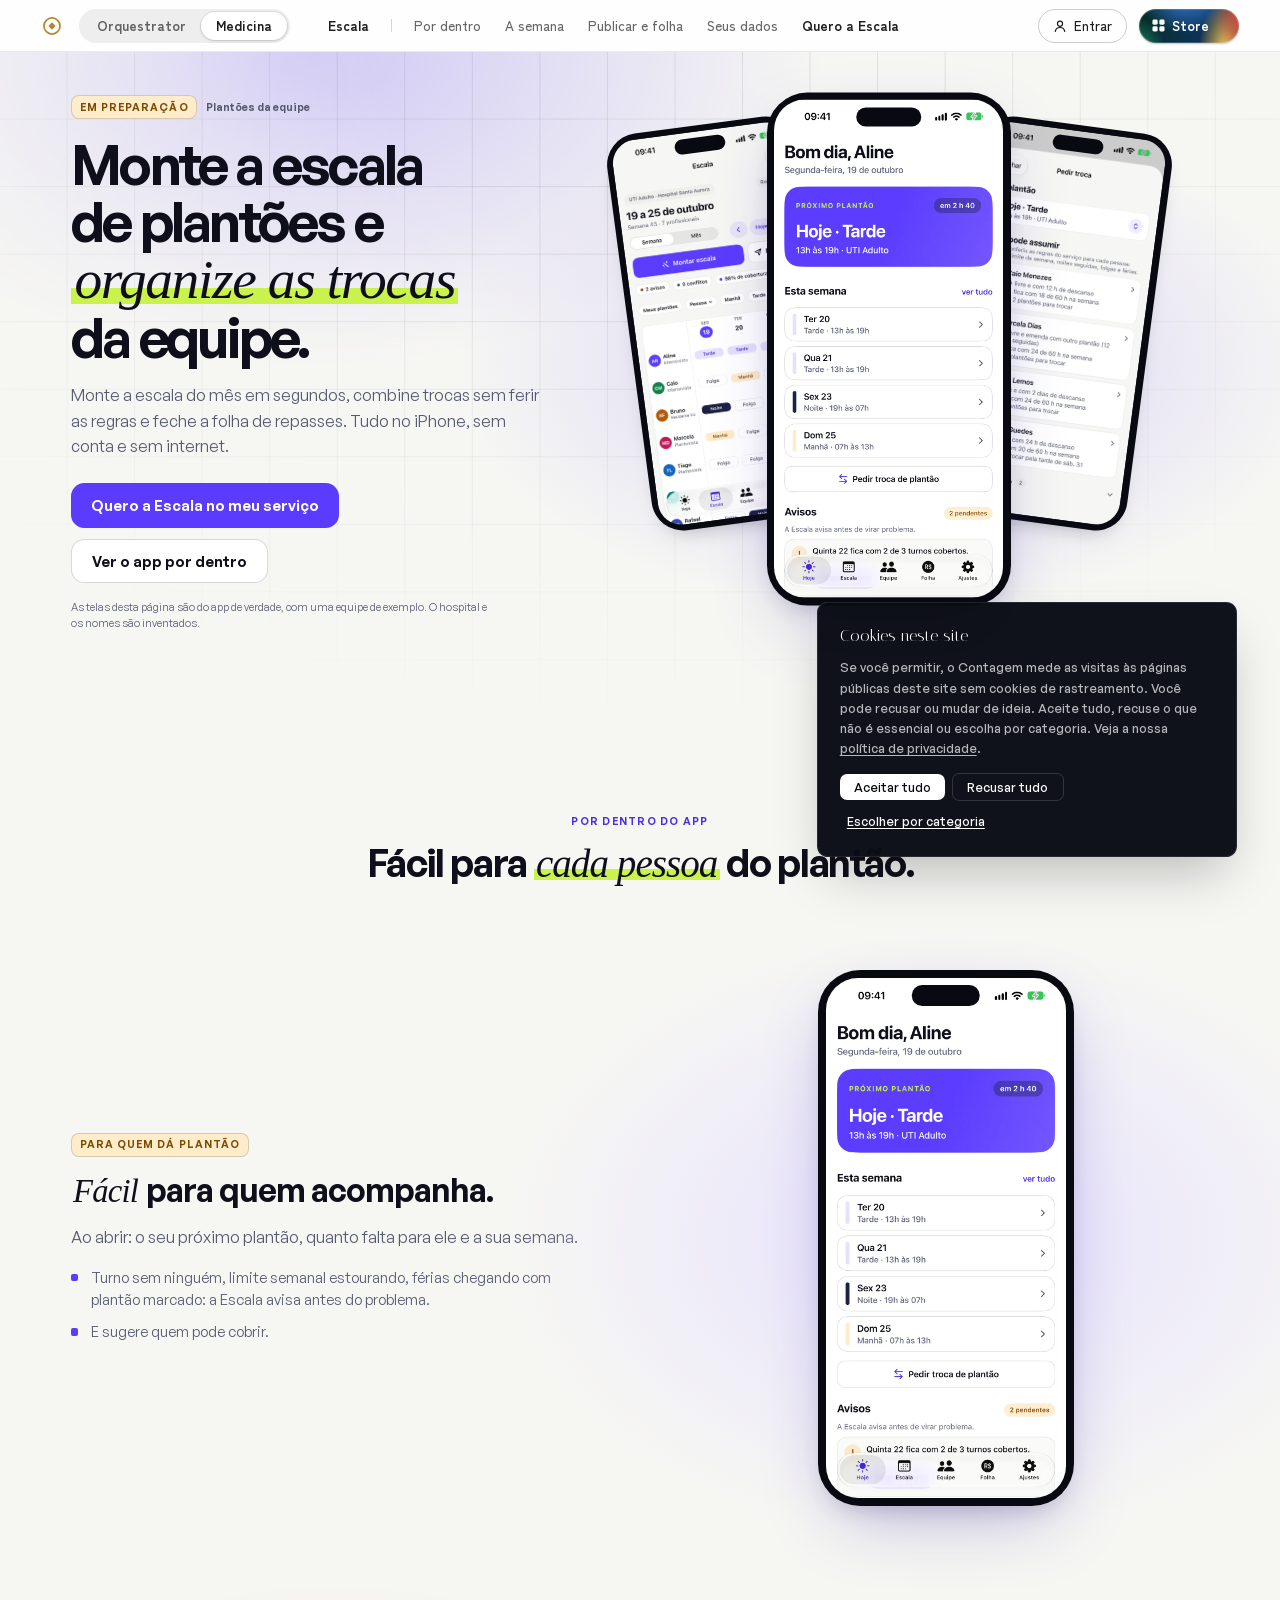
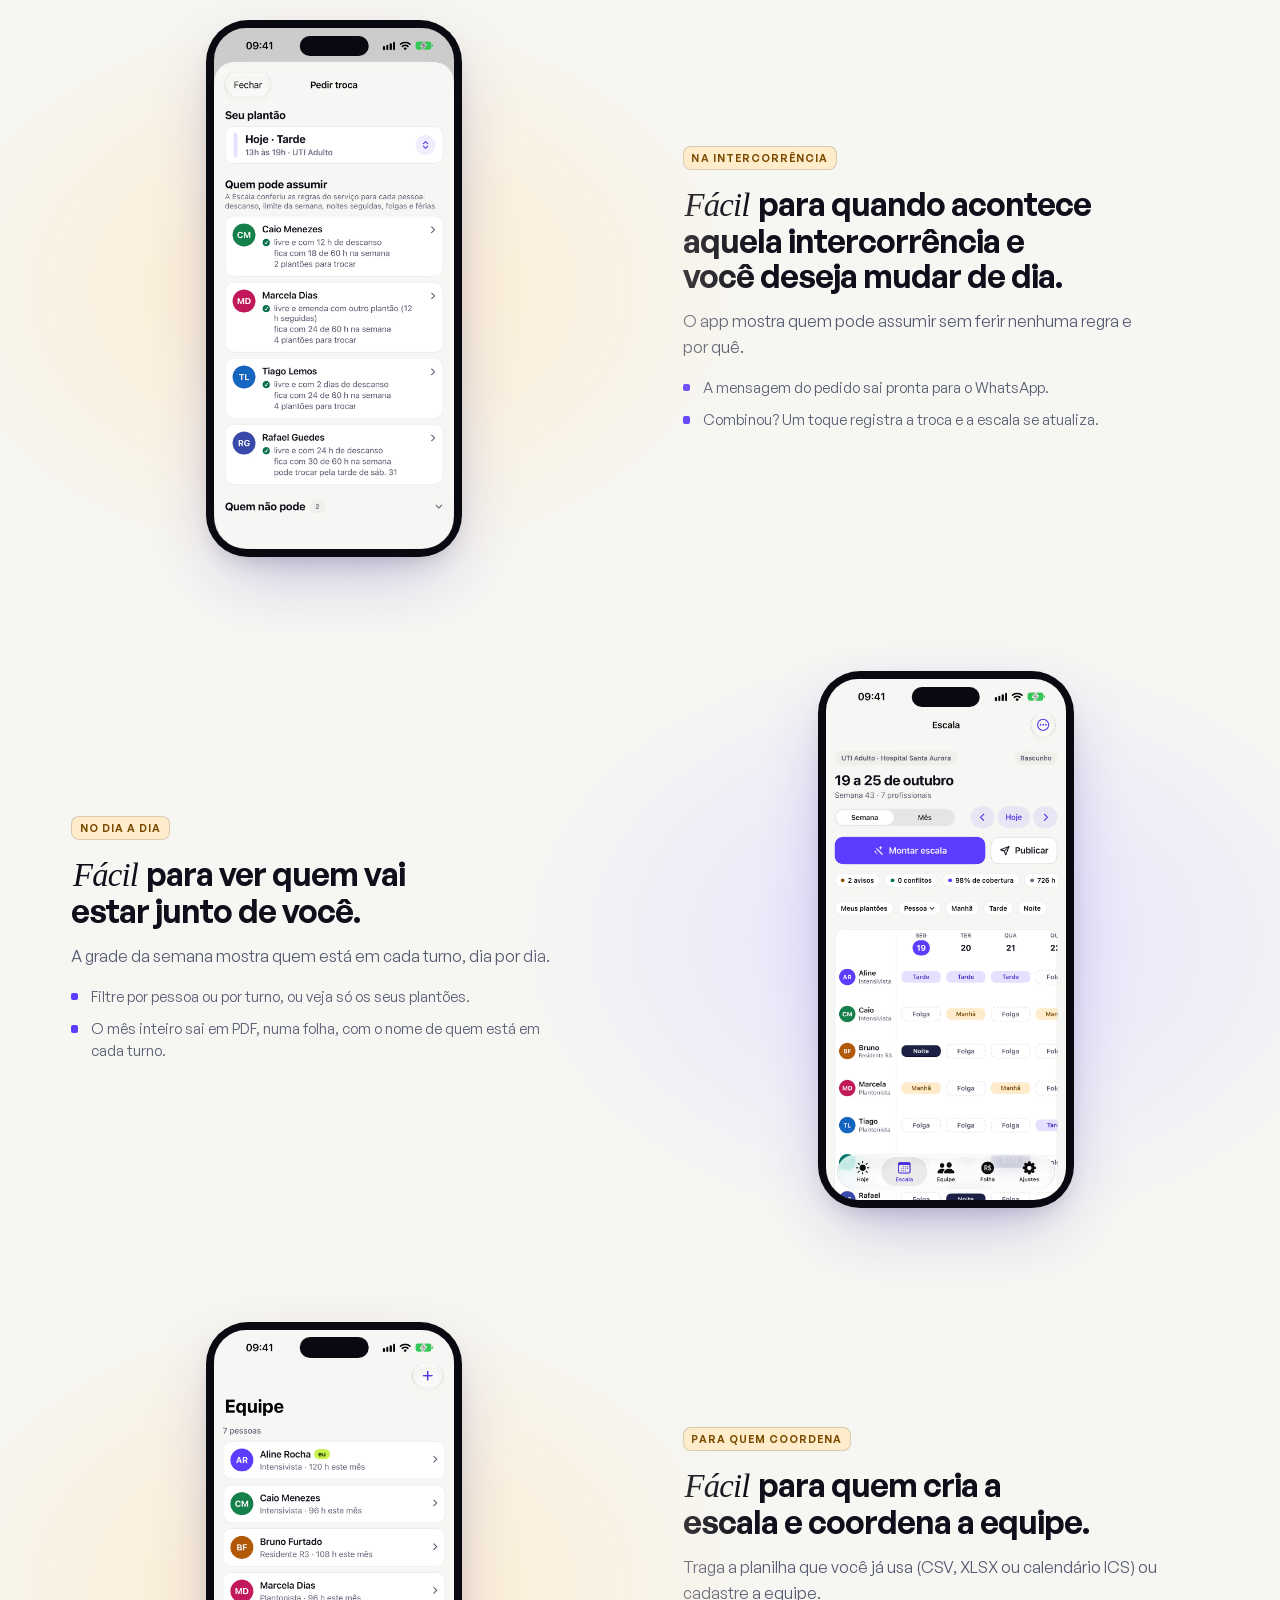
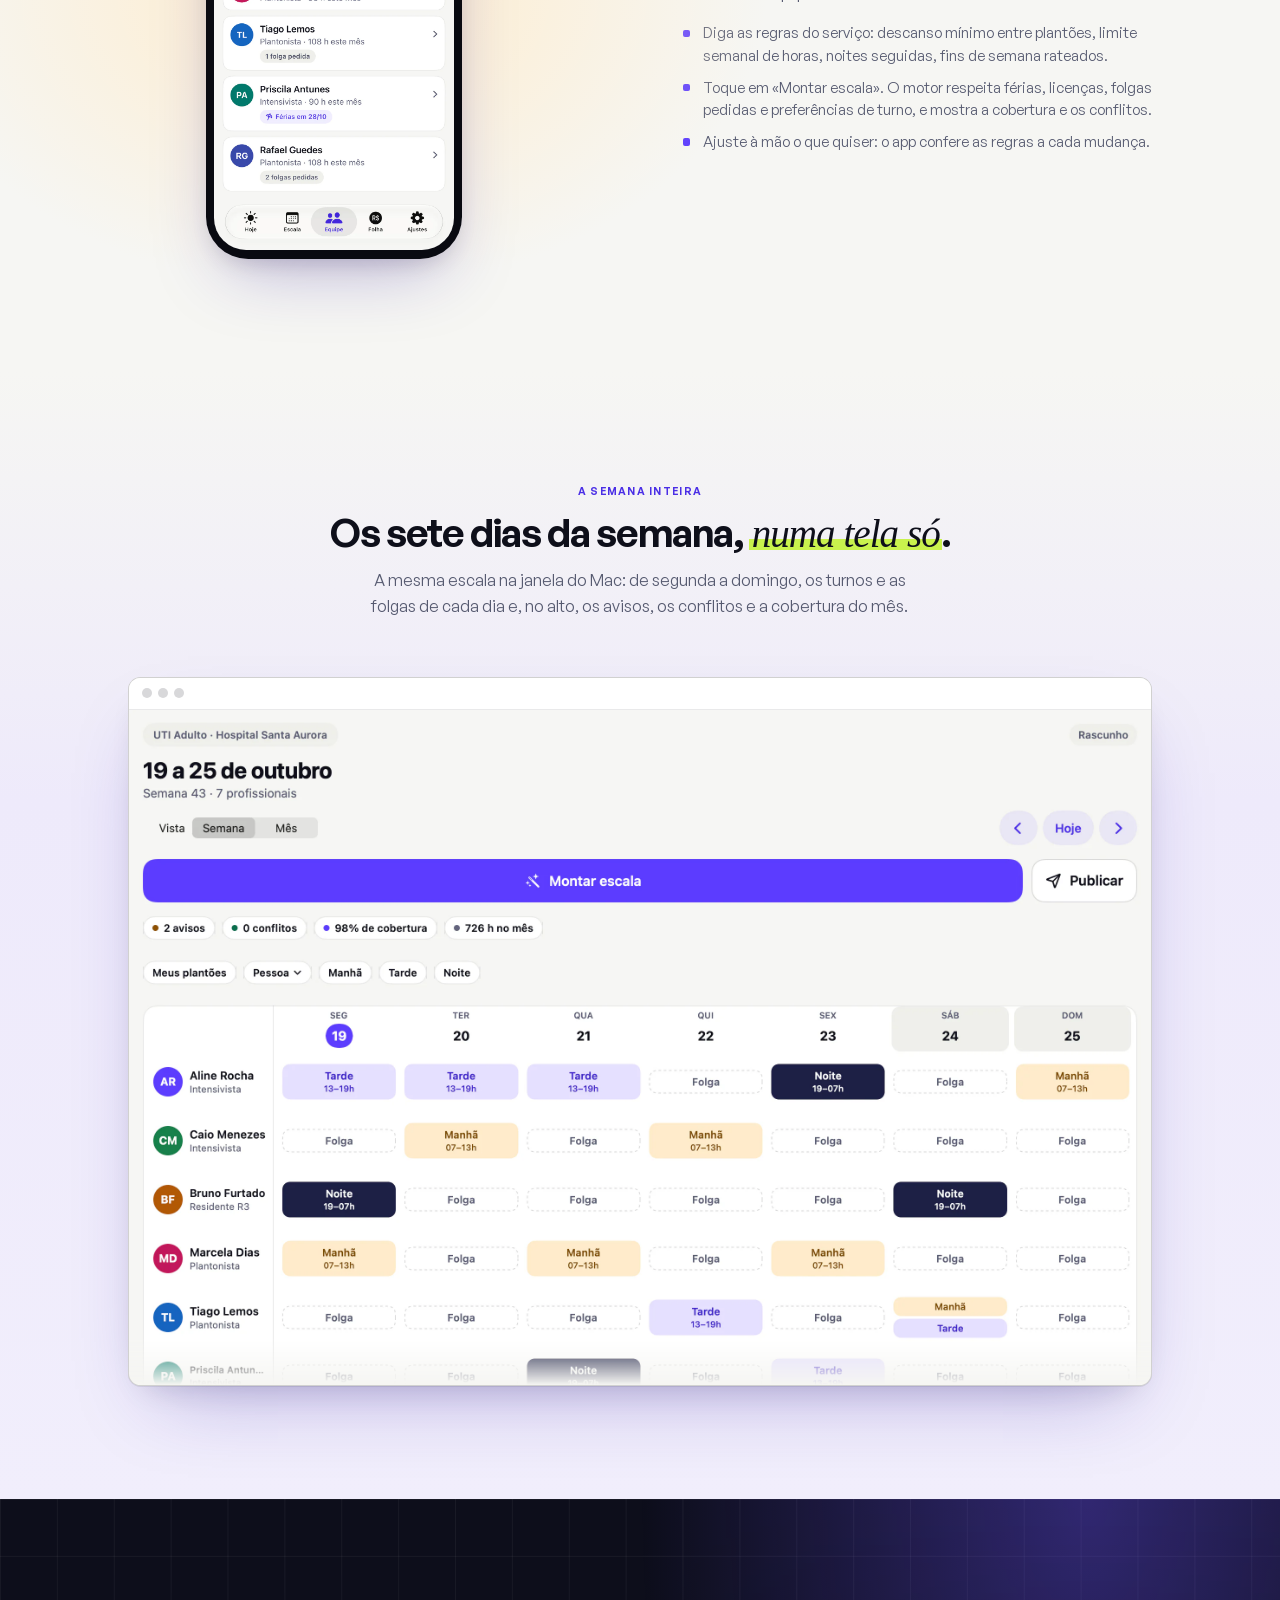
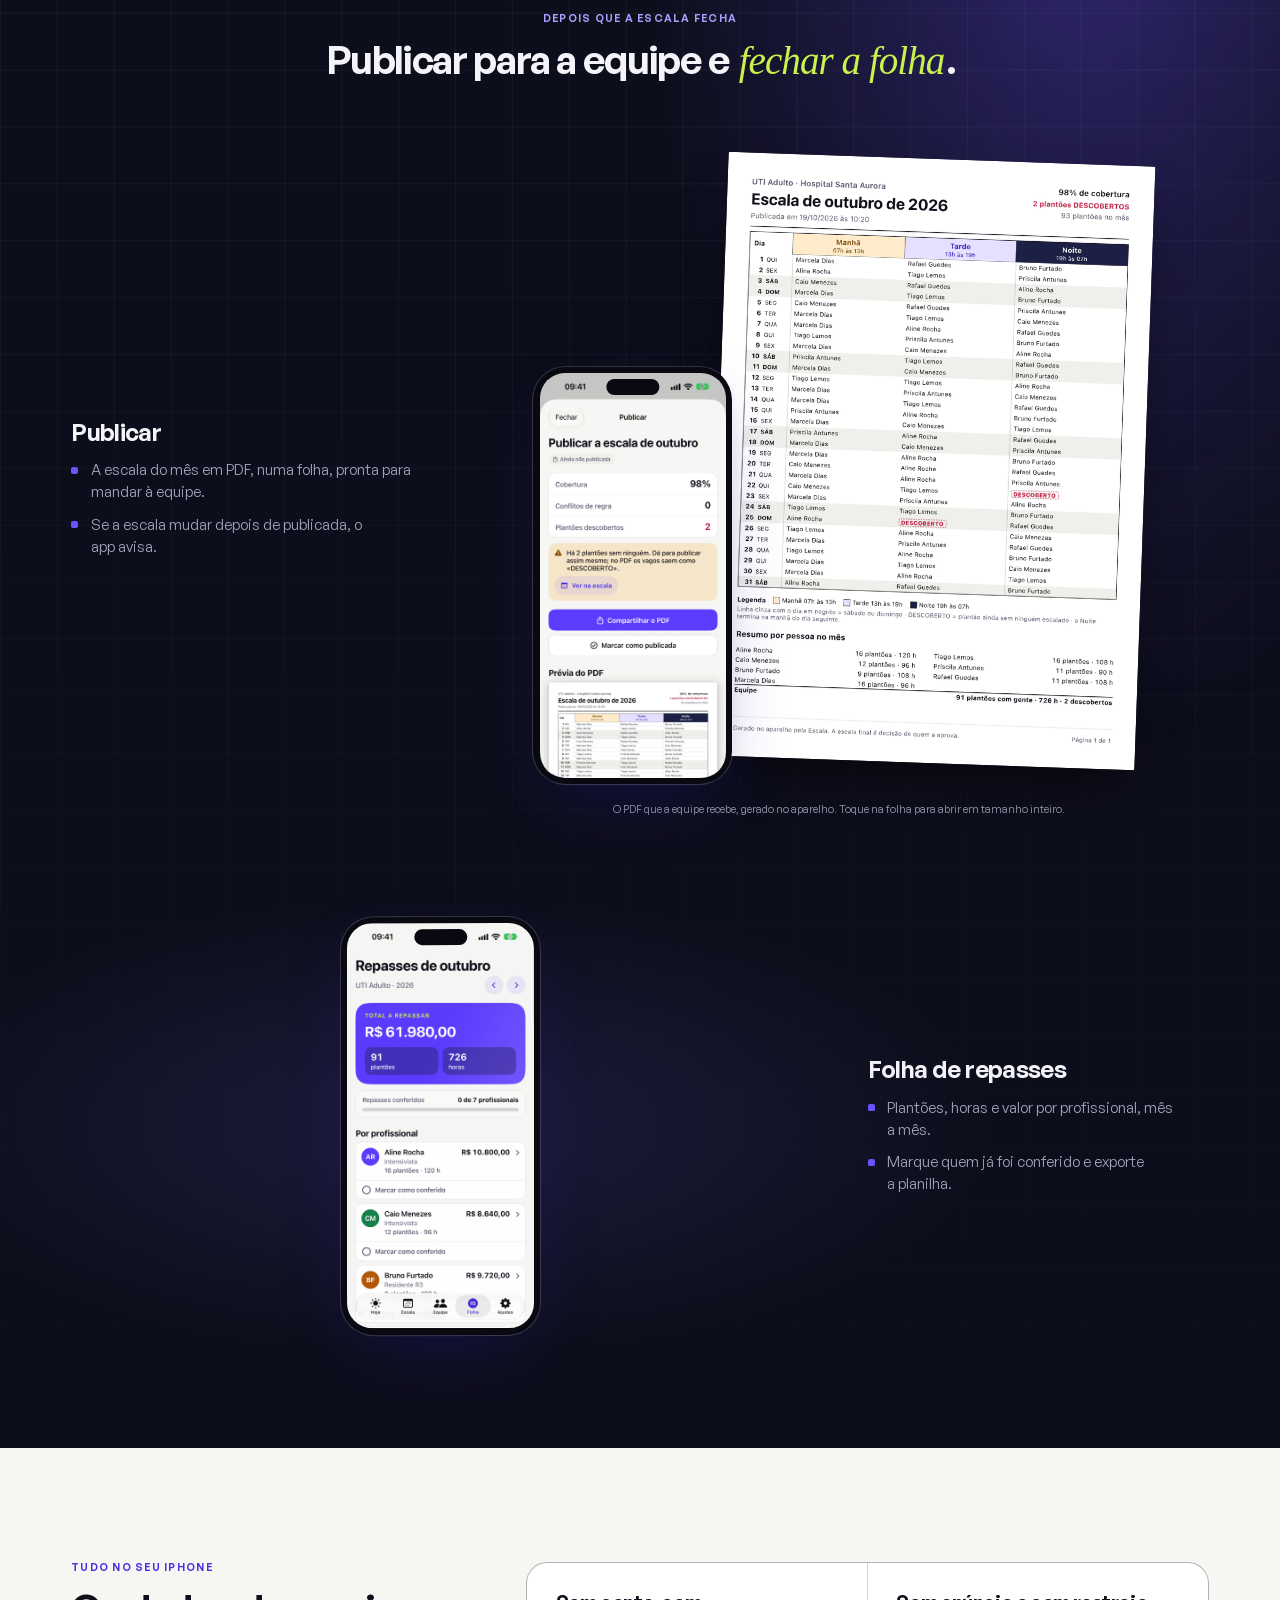
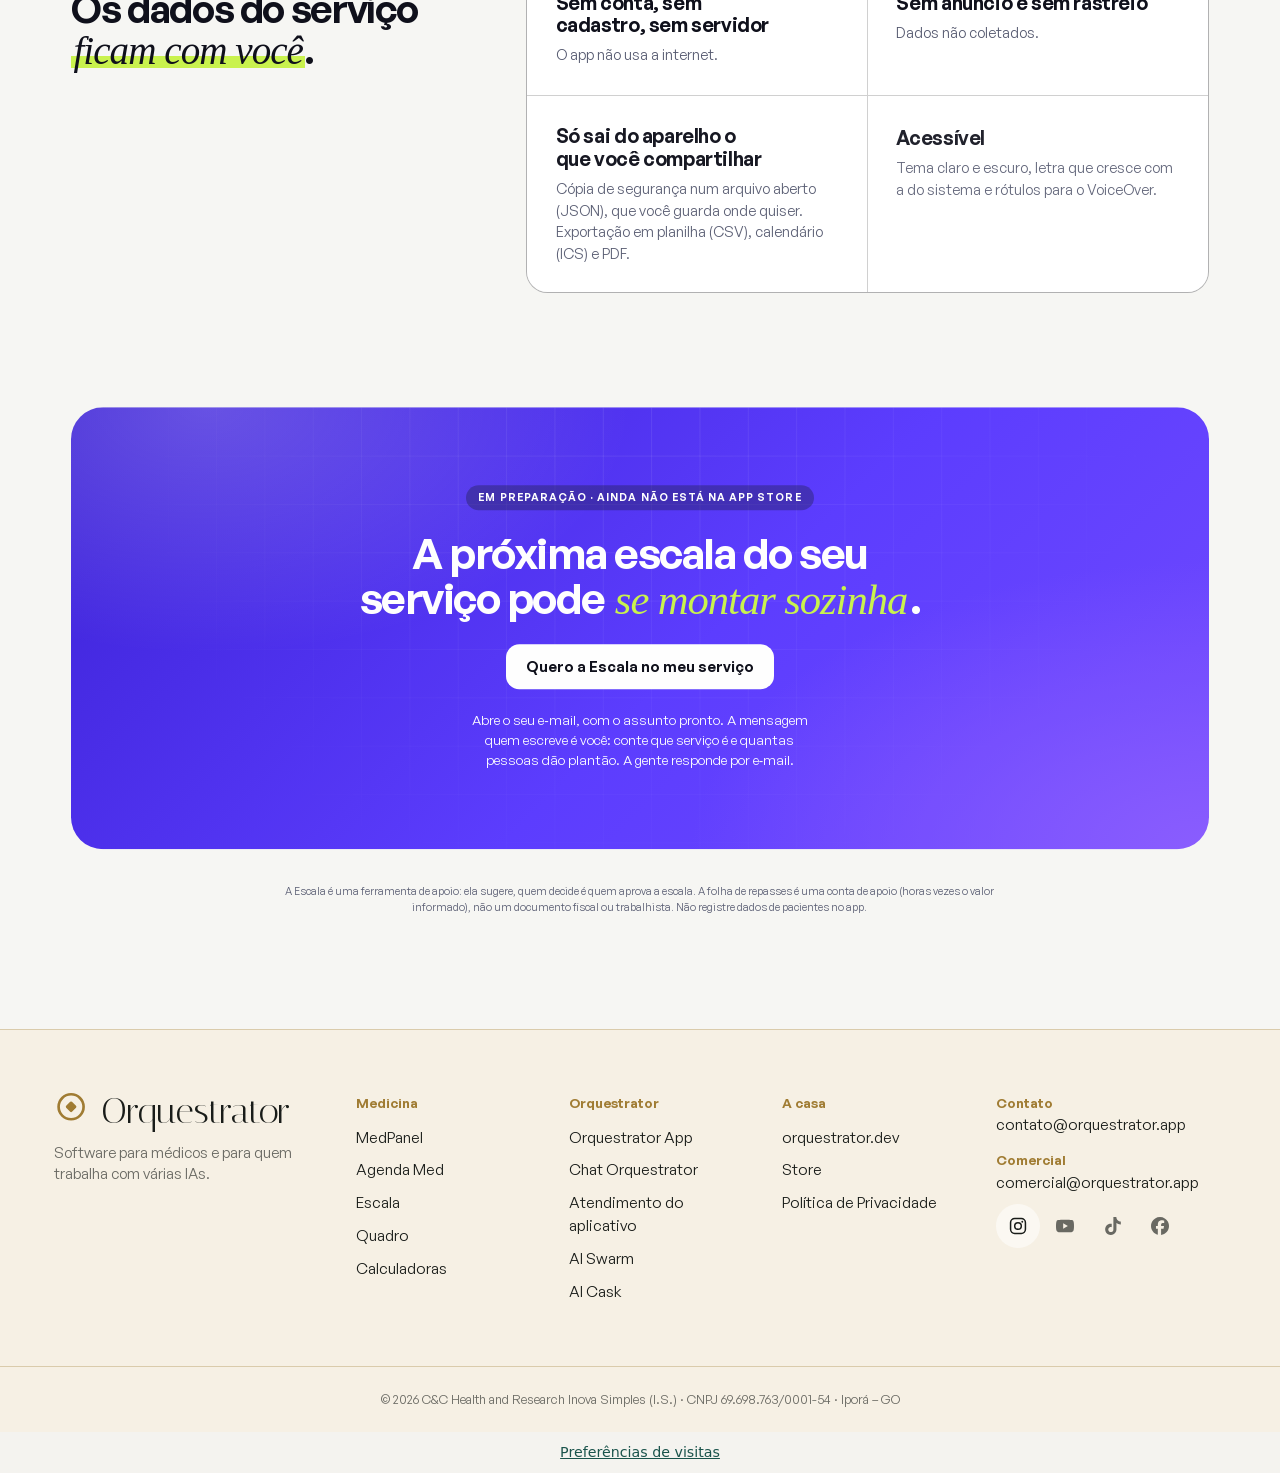
<file: index.html>
<!DOCTYPE html><html lang="pt-BR"><head><meta charSet="utf-8"/><meta name="viewport" content="width=device-width, initial-scale=1"/><link rel="preload" href="/_next/static/media/68eb6f6c399b0b08-s.p.0r8hjc~6p2.4n.woff2" as="font" crossorigin="" type="font/woff2"/><link rel="preload" href="/_next/static/media/e4bf00cfb41b665c-s.p.0wl7n6qdw1gtv.woff2" as="font" crossorigin="" type="font/woff2"/><link rel="preload" href="/_next/static/media/ef40981ccf68eb44-s.0q5zpmovloh.p.woff2" as="font" crossorigin="" type="font/woff2"/><link rel="preload" as="image" href="/assets/escala/telas/iphone-escala.webp"/><link rel="preload" as="image" href="/assets/escala/telas/iphone-troca.webp"/><link rel="preload" as="image" href="/assets/escala/telas/iphone-hoje.webp"/><link rel="stylesheet" href="/_next/static/chunks/0lvwnnsfboetd.css" data-precedence="next"/><link rel="stylesheet" href="/_next/static/chunks/06d7qz5~d7o9e.css" data-precedence="next"/><link rel="stylesheet" href="/_next/static/chunks/03myen1efekdg.css" data-precedence="next"/><link rel="stylesheet" href="/_next/static/chunks/183bfsllw8s5n.css" data-precedence="next"/><link rel="preload" as="script" fetchPriority="low" href="/_next/static/chunks/0efaeclkc2cx5.js"/><script src="/_next/static/chunks/128aahewwf1we.js" async=""></script><script src="/_next/static/chunks/017r54r8rugzy.js" async=""></script><script src="/_next/static/chunks/0wwpk2pzfau.p.js" async=""></script><script src="/_next/static/chunks/turbopack-0kz61eicu8wc7.js" async=""></script><script src="/_next/static/chunks/01k17id84cu_5.js" async=""></script><script src="/_next/static/chunks/0m9moz5-whwc9.js" async=""></script><script src="/_next/static/chunks/0pk7lxqegsdtn.js" async=""></script><script src="/_next/static/chunks/0i.l9589uvx0j.js" async=""></script><script src="/_next/static/chunks/02p5djcad64zp.js" async=""></script><script src="/_next/static/chunks/12j6gv5ca22b-.js" async=""></script><script src="/_next/static/chunks/0i0zqxv.7sqg5.js" async=""></script><link rel="preload" href="/fonts/general-sans.css" as="style"/><link rel="preload" href="/assets/conta/conta-128ae46a095e.js" as="script"/><meta name="next-size-adjust" content=""/><meta name="theme-color" content="#f6f6f3"/><title>Escala: Monte a escala de plantões e organize as trocas da equipe (em preparação)</title><meta name="description" content="Em preparação: o app que monta a escala de plantões do mês com as regras do serviço, mostra quem pode assumir uma troca e fecha a folha de repasses. Tudo no iPhone, sem conta e sem internet."/><meta name="application-name" content="Escala"/><meta name="author" content="Orquestrator"/><link rel="manifest" href="/manifest.webmanifest"/><meta name="creator" content="Orquestrator"/><meta name="publisher" content="Orquestrator"/><meta name="robots" content="index, follow"/><link rel="canonical" href="https://escala.orquestrator.ai/"/><meta property="og:title" content="Escala: Monte a escala de plantões e organize as trocas da equipe (em preparação)"/><meta property="og:description" content="Em preparação: o app que monta a escala de plantões do mês com as regras do serviço, mostra quem pode assumir uma troca e fecha a folha de repasses. Tudo no iPhone, sem conta e sem internet."/><meta property="og:url" content="https://escala.orquestrator.ai/"/><meta property="og:site_name" content="Escala · Orquestrator"/><meta property="og:locale" content="pt_BR"/><meta property="og:image" content="https://escala.orquestrator.ai/assets/partilha/partilha-escala.png"/><meta property="og:image:type" content="image/png"/><meta property="og:image:width" content="1200"/><meta property="og:image:height" content="630"/><meta property="og:image:alt" content="Duas telas do app Escala no iPhone, a semana da equipe e o seu dia. Monte a escala de plantões e organize as trocas da equipe."/><meta property="og:type" content="website"/><meta name="twitter:card" content="summary_large_image"/><meta name="twitter:title" content="Escala: Monte a escala de plantões e organize as trocas da equipe (em preparação)"/><meta name="twitter:description" content="Em preparação: o app que monta a escala de plantões do mês com as regras do serviço, mostra quem pode assumir uma troca e fecha a folha de repasses. Tudo no iPhone, sem conta e sem internet."/><meta name="twitter:image" content="https://escala.orquestrator.ai/assets/partilha/partilha-escala.png"/><link rel="icon" href="/favicon.ico?favicon.0u-0kt6oo4~.o.ico" sizes="48x48" type="image/x-icon"/><link rel="icon" href="/icon.svg?icon.0.9m4oyebzbjk.svg" sizes="any" type="image/svg+xml"/><link rel="apple-touch-icon" href="/apple-icon.png?apple-icon.002p5khz4tq2v.png" sizes="180x180" type="image/png"/><link rel="stylesheet" href="/fonts/general-sans.css"/><script>if (location.protocol === "file:") { document.addEventListener("DOMContentLoaded", function () { document.body.innerHTML = '<div style="min-height:100vh;display:flex;flex-direction:column;align-items:center;justify-content:center;gap:1.2rem;background:#04060f;color:#fff;text-align:center;padding:2rem;font-family:Georgia,serif"><div style="font-size:2.4rem;line-height:1.1">O cinema n\u00e3o abre por aqui.</div><div style="max-width:34rem;font-family:system-ui,sans-serif;font-size:1rem;line-height:1.5;opacity:.75">Abrir o index.html com dois cliques (file://) quebra as rotas do site.<br/><br/>Volte \u00e0 pasta e d\u00ea dois cliques em <b style=\'color:#fff\'>\u201cABRIR O SITE.command\u201d</b> \u2014 o navegador abre sozinho no endere\u00e7o certo.<br/><span style=\'opacity:.6\'>(na primeira vez: clique direito \u2192 Abrir)</span></div></div>'; }); }</script><script src="/_next/static/chunks/03~yq9q893hmn.js" noModule=""></script><script defer data-contagem-preferencias data-estatica="0" data-estilo="/assets/contagem/escolhas-8204abf00325.css" src="/assets/contagem/escolhas-71f63cbb0ebc.js"></script><script defer src="/assets/contagem/visitas-f2bc10ebb6cc.js" data-contagem-coletor></script></head><body class="zen_kaku_gothic_new_59295cc6-module__AIG6Ha__variable marck_script_61fc120c-module__wzHLHG__variable italiana_525a09a8-module__SGugnq__variable"><div hidden=""><!--$--><!--/$--></div><script type="application/ld+json">{"@context":"https://schema.org","@graph":[{"@type":"Organization","@id":"https://escala.orquestrator.ai/#organization","name":"Orquestrator","legalName":"C&C Health and Research Inova Simples (I.S.)","taxID":"69.698.763/0001-54","email":"contato@orquestrator.app","url":"https://escala.orquestrator.ai","logo":"https://escala.orquestrator.ai/icon","address":{"@type":"PostalAddress","streetAddress":"Av. Goiás, 851, Qd. 75, Lt. 772, Sala 01","addressLocality":"Iporá","addressRegion":"GO","postalCode":"76200-015","addressCountry":"BR"}},{"@type":"WebSite","@id":"https://escala.orquestrator.ai/#website","name":"Orquestrator","description":"Orquestrator builds software for physicians: MedPanel, a side panel that pastes phrases, prescriptions and documents wherever the cursor is; residency platforms that cite their sources; and one brain orchestrating a fleet of AIs. The clinical decision always stays with the physician.","url":"https://escala.orquestrator.ai","publisher":{"@id":"https://escala.orquestrator.ai/#organization"}}]}</script><div class="scroll-layout"><div class="scroll-layout-content"><!--$!--><template data-dgst="BAILOUT_TO_CLIENT_SIDE_RENDERING"></template><!--/$--><div lang="pt-BR" class="es-moldura min-h-[100svh] overflow-x-clip bg-[var(--es-fundo)] font-[family-name:var(--font-es-sans)] font-normal text-[var(--es-tinta)]"><a href="#conteudo" class="sr-only focus:not-sr-only focus:fixed focus:left-[1rem] focus:top-[4.6rem] focus:z-[200] focus:rounded-[var(--es-raio-botao)] focus:bg-[var(--es-tinta)] focus:px-[1rem] focus:py-[0.6rem] focus:text-[var(--es-fundo)]">Pular para o conteúdo</a><div class="c2-barra claro"><header class="barra" data-peca="barra"><a class="marca" href="https://orquestrator.ai/" aria-label="Orquestrator — página inicial"><svg viewBox="0 0 64 64" aria-hidden="true"><circle cx="32" cy="32" r="23.4" fill="none" stroke="currentColor" stroke-width="5"></circle><rect x="24.3" y="24.3" width="15.4" height="15.4" rx="2.4" transform="rotate(45 32 32)" fill="currentColor"></rect></svg></a><nav class="chave" aria-label="Os dois lados da casa" data-lado="medicina"><a href="https://orquestrator.ai/" data-lado="orquestrator"><span>Orquestrator</span></a><a href="https://orquestrator.ai/medicina/" data-lado="medicina" aria-current="true"><span>Medicina</span></a></nav><nav class="menu do-produto" aria-label="Nesta página"><span class="produto">Escala</span><a href="#por-dentro">Por dentro</a><a href="#semana">A semana</a><a href="#depois">Publicar e folha</a><a href="#no-aparelho">Seus dados</a><a href="mailto:comercial@orquestrator.app?subject=Quero%20a%20Escala%20no%20meu%20servi%C3%A7o" class="chamada" aria-label="Quero a Escala no meu serviço (abre o seu e-mail, com o assunto pronto)">Quero a Escala</a></nav><div class="lado"><a class="entrar" href="/conta/"><svg viewBox="0 0 16 16" fill="none" stroke="currentColor" stroke-width="1.4" aria-hidden="true"><circle cx="8" cy="5.4" r="2.9"></circle><path d="M2.6 14.2c.5-2.9 2.6-4.5 5.4-4.5s4.9 1.6 5.4 4.5" stroke-linecap="round"></path></svg><span>Entrar</span></a><a class="loja-botao" href="https://orquestrator.ai/store/"><svg viewBox="0 0 14 14" fill="currentColor" aria-hidden="true"><rect x="0.5" y="0.5" width="5.6" height="5.6" rx="1.6"></rect><rect x="7.9" y="0.5" width="5.6" height="5.6" rx="1.6"></rect><rect x="0.5" y="7.9" width="5.6" height="5.6" rx="1.6"></rect><rect x="7.9" y="7.9" width="5.6" height="5.6" rx="1.6"></rect></svg>Store</a><button class="sanduiche" type="button" aria-label="Menu" aria-expanded="false" aria-controls="gaveta-da-casa"><i></i></button></div><nav class="gaveta" id="gaveta-da-casa" aria-label="Menu" hidden=""><span class="produto">Escala</span><a href="#por-dentro">Por dentro</a><a href="#semana">A semana</a><a href="#depois">Publicar e folha</a><a href="#no-aparelho">Seus dados</a><a href="mailto:comercial@orquestrator.app?subject=Quero%20a%20Escala%20no%20meu%20servi%C3%A7o" class="chamada" aria-label="Quero a Escala no meu serviço (abre o seu e-mail, com o assunto pronto)">Quero a Escala</a><a href="/conta/"><svg viewBox="0 0 16 16" fill="none" stroke="currentColor" stroke-width="1.4" aria-hidden="true"><circle cx="8" cy="5.4" r="2.9"></circle><path d="M2.6 14.2c.5-2.9 2.6-4.5 5.4-4.5s4.9 1.6 5.4 4.5" stroke-linecap="round"></path></svg>Entrar</a></nav></header></div><main id="conteudo"><section id="topo" aria-labelledby="escala-titulo" class="relative overflow-x-clip px-[var(--es-margem)] py-[var(--es-espaco-secao)] scroll-mt-[4rem] pb-[4rem] pt-[2.25rem] min-[40.0625rem]:pb-[5rem] min-[40.0625rem]:pt-[3rem]"><span aria-hidden="true" class="pointer-events-none absolute inset-x-0 top-0 h-[51rem] [background:var(--es-pagina)] [mask-image:var(--es-mascara-pagina)]"></span><div class="mx-auto w-full max-w-[80rem] relative grid items-center gap-y-[2.75rem] min-[40.0625rem]:grid-cols-[minmax(0,1fr)_minmax(0,29rem)] min-[40.0625rem]:gap-x-[1.5rem] min-[64.0625rem]:grid-cols-[minmax(0,33rem)_minmax(0,1fr)] min-[64.0625rem]:gap-x-[2rem]"><div class="grid content-start gap-[1.2rem]"><p class="m-0 flex flex-wrap items-center gap-[0.6rem]"><span class="w-fit rounded-[var(--es-raio-chip)] border border-[var(--es-fio-2)] bg-[var(--es-manha)] px-[0.55rem] py-[0.4rem] text-[length:var(--es-rotulo)] font-[650] uppercase leading-none tracking-[0.1em] text-[var(--es-manha-texto)]">Em preparação</span><span class="text-[length:var(--es-rotulo)] font-[650] leading-none text-[var(--es-suave)]">Plantões da equipe</span></p><h1 id="escala-titulo" style="font-family:var(--font-es-sans);font-weight:650" class="m-0 text-[1.9rem] leading-[1.02] tracking-[-0.05em] text-[var(--es-tinta)] min-[40.0625rem]:text-[3.1rem] min-[64.0625rem]:text-[3.9rem] text-balance">Monte a escala de plantões e <em class="relative isolate inline-block px-[0.06em] font-[family-name:var(--font-es-serifa)] font-normal italic tracking-[-0.025em] ">organize as trocas<span aria-hidden="true" class="pointer-events-none absolute origin-left inset-0 -z-10 [background:var(--es-marca-titulo)] " style="transform:scaleX(0);visibility:hidden"></span></em> da equipe.</h1><p class="m-0 max-w-[36rem] text-pretty text-[length:var(--es-letra-texto)] font-normal leading-[1.6] text-[var(--es-suave)] min-[64.0625rem]:text-[length:var(--es-letra-texto-g)]">Monte a escala do mês em segundos, combine trocas sem ferir as regras e feche a folha de repasses. Tudo no iPhone, sem conta e sem internet.</p><p class="m-0 mt-[0.4rem] flex flex-wrap items-center gap-[0.8rem]"><a href="mailto:comercial@orquestrator.app?subject=Quero%20a%20Escala%20no%20meu%20servi%C3%A7o" aria-label="Quero a Escala no meu serviço (abre o seu e-mail, com o assunto pronto)" class="inline-flex min-h-[var(--es-alvo)] items-center justify-center rounded-[var(--es-raio-botao)] px-[1.4rem] text-center text-[length:var(--es-letra-botao)] font-semibold leading-[1.15] no-underline focus-visible:outline-2 focus-visible:outline-offset-2 focus-visible:outline-[var(--es-foco)] bg-[var(--es-violeta)] text-[var(--es-sobre-violeta)]">Quero a Escala no meu serviço</a><a href="#por-dentro" class="inline-flex min-h-[var(--es-alvo)] items-center justify-center rounded-[var(--es-raio-botao)] px-[1.4rem] text-center text-[length:var(--es-letra-botao)] font-semibold leading-[1.15] no-underline focus-visible:outline-2 focus-visible:outline-offset-2 focus-visible:outline-[var(--es-foco)] border border-[var(--es-fio-2)] bg-[var(--es-papel)] text-[var(--es-tinta)]">Ver o app por dentro</a></p><p class="m-0 max-w-[30rem] text-[length:var(--es-rotulo)] font-normal leading-[1.45] text-[var(--es-suave)]">As telas desta página são do app de verdade, com uma equipe de exemplo. O hospital e os nomes são inventados.</p></div><div role="img" aria-label="Três telas do app Escala: a semana da equipe, o seu dia e o pedido de troca." class="relative mx-auto flex h-[var(--trio-alto)] w-full items-start justify-center [--trio-abre:6.9rem] [--trio-alto:24.75rem] [--trio-centro:11.2rem] [--trio-lado:8.6rem] min-[40.0625rem]:[--trio-abre:8.3rem] min-[40.0625rem]:[--trio-alto:29.75rem] min-[40.0625rem]:[--trio-centro:13.5rem] min-[40.0625rem]:[--trio-lado:10.4rem] min-[64.0625rem]:[--trio-abre:11.3rem] min-[64.0625rem]:[--trio-alto:37.75rem] min-[64.0625rem]:[--trio-centro:17.2rem] min-[64.0625rem]:[--trio-lado:13.4rem]"><span aria-hidden="true" class="pointer-events-none absolute left-1/2 top-[4%] h-[92%] w-[135%] -translate-x-1/2 [background:var(--es-clarao)]"></span><div class="absolute top-0 w-[var(--trio-lado)]" style="transform:translateX(calc(var(--trio-abre) * -1)) translateY(2.2rem) rotate(-7deg)"><div class="relative w-full rounded-[var(--es-corpo-raio)] bg-[var(--es-grafite)] p-[var(--es-corpo-borda)] shadow-[var(--es-sombra-aparelho-leve)] "><div class="relative aspect-[840/1825] w-full overflow-hidden rounded-[var(--es-tela-raio)] bg-[var(--es-papel)]"><img alt="" width="840" height="1825" decoding="async" data-nimg="1" class="block h-full w-full object-cover" style="color:transparent" src="/assets/escala/telas/iphone-escala.webp"/><span aria-hidden="true" class="absolute left-1/2 top-[1.45%] h-[3.9%] w-[28.6%] -translate-x-1/2 rounded-full bg-[var(--es-grafite)]"></span></div></div></div><div class="absolute top-0 w-[var(--trio-lado)]" style="transform:translateX(calc(var(--trio-abre) * 1)) translateY(2.2rem) rotate(7deg)"><div class="relative w-full rounded-[var(--es-corpo-raio)] bg-[var(--es-grafite)] p-[var(--es-corpo-borda)] shadow-[var(--es-sombra-aparelho-leve)] "><div class="relative aspect-[840/1825] w-full overflow-hidden rounded-[var(--es-tela-raio)] bg-[var(--es-papel)]"><img alt="" width="840" height="1825" decoding="async" data-nimg="1" class="block h-full w-full object-cover" style="color:transparent" src="/assets/escala/telas/iphone-troca.webp"/><span aria-hidden="true" class="absolute left-1/2 top-[1.45%] h-[3.9%] w-[28.6%] -translate-x-1/2 rounded-full bg-[var(--es-grafite)]"></span></div></div></div><div class="relative w-[var(--trio-centro)]" style="transform:translateY(0rem)"><div class="relative w-full rounded-[var(--es-corpo-raio)] bg-[var(--es-grafite)] p-[var(--es-corpo-borda)] shadow-[var(--es-sombra-aparelho)] "><div class="relative aspect-[840/1825] w-full overflow-hidden rounded-[var(--es-tela-raio)] bg-[var(--es-papel)]"><img alt="" width="840" height="1825" decoding="async" data-nimg="1" class="block h-full w-full object-cover" style="color:transparent" src="/assets/escala/telas/iphone-hoje.webp"/><span aria-hidden="true" class="absolute left-1/2 top-[1.45%] h-[3.9%] w-[28.6%] -translate-x-1/2 rounded-full bg-[var(--es-grafite)]"></span></div></div></div></div></div></section><section id="por-dentro" aria-labelledby="passeio-titulo" class="relative overflow-x-clip px-[var(--es-margem)] py-[var(--es-espaco-secao)] scroll-mt-[4rem]"><div class="mx-auto w-full max-w-[80rem]"><div class="es-chegada mx-auto grid max-w-[46rem] justify-items-center gap-[1rem] text-center" style="opacity:1;transform:none"><p class="m-0 text-[length:var(--es-rotulo)] font-[650] uppercase leading-none tracking-[0.12em] text-[var(--es-violeta-texto)] ">Por dentro do app</p><h2 id="passeio-titulo" style="font-family:var(--font-es-sans);font-weight:650" class="m-0 text-balance text-[1.55rem] leading-[1.05] tracking-[-0.035em] text-[var(--es-tinta)] min-[40.0625rem]:text-[2.2rem] min-[64.0625rem]:text-[2.75rem]">Fácil para <em class="relative isolate inline-block px-[0.06em] font-[family-name:var(--font-es-serifa)] font-normal italic tracking-[-0.025em] ">cada pessoa<span aria-hidden="true" class="pointer-events-none absolute origin-left inset-0 -z-10 [background:var(--es-marca-titulo)] " style="transform:scaleX(0);visibility:hidden"></span></em> do plantão.</h2></div><div class="mt-[4.5rem] grid gap-y-[6rem] min-[64.0625rem]:mt-[6rem] min-[64.0625rem]:gap-y-[8rem]"><article aria-labelledby="passo-acompanha" class="grid items-center gap-y-[2.5rem] min-[40.0625rem]:grid-cols-2 min-[40.0625rem]:gap-x-[3rem] min-[64.0625rem]:gap-x-[6rem]"><div class="es-chegada grid content-start gap-[1.1rem] " style="opacity:1;transform:none"><span class="w-fit rounded-[var(--es-raio-chip)] border border-[var(--es-fio-2)] bg-[var(--es-manha)] px-[0.55rem] py-[0.4rem] text-[length:var(--es-rotulo)] font-[650] uppercase leading-none tracking-[0.1em] text-[var(--es-manha-texto)]">Para quem dá plantão</span><h3 id="passo-acompanha" style="font-family:var(--font-es-sans);font-weight:650" class="m-0 text-balance text-[1.5rem] font-[650] leading-[1.08] tracking-[-0.03em] text-[var(--es-tinta)] min-[40.0625rem]:text-[1.8rem] min-[64.0625rem]:text-[2.3rem]"><em class="relative isolate inline-block px-[0.06em] font-[family-name:var(--font-es-serifa)] font-normal italic tracking-[-0.025em] ">Fácil</em> para quem acompanha.</h3><p class="m-0 max-w-[36rem] text-pretty text-[length:var(--es-letra-texto)] font-normal leading-[1.6] text-[var(--es-suave)] min-[64.0625rem]:text-[length:var(--es-letra-texto-g)]">Ao abrir: o seu próximo plantão, quanto falta para ele e a sua semana.</p><ul class="m-0 grid list-none gap-[0.7rem] p-0 max-w-[34rem]"><li class="relative text-pretty pl-[1.4rem] text-[length:var(--es-letra-item)] leading-[1.5] text-[var(--es-suave)] before:absolute before:left-0 before:top-[0.5em] before:h-[0.5rem] before:w-[0.5rem] before:rounded-[0.14rem] before:bg-[var(--es-violeta)] before:content-[&#x27;&#x27;] min-[64.0625rem]:text-[length:var(--es-letra-item-g)]">Turno sem ninguém, limite semanal estourando, férias chegando com plantão marcado: a Escala avisa antes do problema.</li><li class="relative text-pretty pl-[1.4rem] text-[length:var(--es-letra-item)] leading-[1.5] text-[var(--es-suave)] before:absolute before:left-0 before:top-[0.5em] before:h-[0.5rem] before:w-[0.5rem] before:rounded-[0.14rem] before:bg-[var(--es-violeta)] before:content-[&#x27;&#x27;] min-[64.0625rem]:text-[length:var(--es-letra-item-g)]">E sugere quem pode cobrir.</li></ul></div><div class="relative flex justify-center"><span aria-hidden="true" class="pointer-events-none absolute left-1/2 top-1/2 h-[112%] w-[165%] -translate-x-1/2 -translate-y-1/2 [background:radial-gradient(closest-side,var(--es-tarde),transparent)]"></span><div class="es-chegada relative w-[14.5rem] min-[40.0625rem]:w-[15.5rem] min-[64.0625rem]:w-[18rem]" style="opacity:1;transform:none"><div class="relative w-full rounded-[var(--es-corpo-raio)] bg-[var(--es-grafite)] p-[var(--es-corpo-borda)] shadow-[var(--es-sombra-aparelho)] "><div class="relative aspect-[840/1825] w-full overflow-hidden rounded-[var(--es-tela-raio)] bg-[var(--es-papel)]"><img alt="Tela Hoje do app Escala: «Bom dia, Aline», o cartão do próximo plantão (hoje à tarde, das 13h às 19h, na UTI Adulto, em 2 h 40), os plantões da semana, o botão «Pedir troca de plantão» e os avisos." loading="lazy" width="840" height="1825" decoding="async" data-nimg="1" class="block h-full w-full object-cover" style="color:transparent" src="/assets/escala/telas/iphone-hoje.webp"/><span aria-hidden="true" class="absolute left-1/2 top-[1.45%] h-[3.9%] w-[28.6%] -translate-x-1/2 rounded-full bg-[var(--es-grafite)]"></span></div></div></div></div></article><article aria-labelledby="passo-intercorrencia" class="grid items-center gap-y-[2.5rem] min-[40.0625rem]:grid-cols-2 min-[40.0625rem]:gap-x-[3rem] min-[64.0625rem]:gap-x-[6rem]"><div class="es-chegada grid content-start gap-[1.1rem] min-[40.0625rem]:order-2" style="opacity:1;transform:none"><span class="w-fit rounded-[var(--es-raio-chip)] border border-[var(--es-fio-2)] bg-[var(--es-manha)] px-[0.55rem] py-[0.4rem] text-[length:var(--es-rotulo)] font-[650] uppercase leading-none tracking-[0.1em] text-[var(--es-manha-texto)]">Na intercorrência</span><h3 id="passo-intercorrencia" style="font-family:var(--font-es-sans);font-weight:650" class="m-0 text-balance text-[1.5rem] font-[650] leading-[1.08] tracking-[-0.03em] text-[var(--es-tinta)] min-[40.0625rem]:text-[1.8rem] min-[64.0625rem]:text-[2.3rem]"><em class="relative isolate inline-block px-[0.06em] font-[family-name:var(--font-es-serifa)] font-normal italic tracking-[-0.025em] ">Fácil</em> para quando acontece aquela intercorrência e você deseja mudar de dia.</h3><p class="m-0 max-w-[36rem] text-pretty text-[length:var(--es-letra-texto)] font-normal leading-[1.6] text-[var(--es-suave)] min-[64.0625rem]:text-[length:var(--es-letra-texto-g)]">O app mostra quem pode assumir sem ferir nenhuma regra e por quê.</p><ul class="m-0 grid list-none gap-[0.7rem] p-0 max-w-[34rem]"><li class="relative text-pretty pl-[1.4rem] text-[length:var(--es-letra-item)] leading-[1.5] text-[var(--es-suave)] before:absolute before:left-0 before:top-[0.5em] before:h-[0.5rem] before:w-[0.5rem] before:rounded-[0.14rem] before:bg-[var(--es-violeta)] before:content-[&#x27;&#x27;] min-[64.0625rem]:text-[length:var(--es-letra-item-g)]">A mensagem do pedido sai pronta para o WhatsApp.</li><li class="relative text-pretty pl-[1.4rem] text-[length:var(--es-letra-item)] leading-[1.5] text-[var(--es-suave)] before:absolute before:left-0 before:top-[0.5em] before:h-[0.5rem] before:w-[0.5rem] before:rounded-[0.14rem] before:bg-[var(--es-violeta)] before:content-[&#x27;&#x27;] min-[64.0625rem]:text-[length:var(--es-letra-item-g)]">Combinou? Um toque registra a troca e a escala se atualiza.</li></ul></div><div class="relative flex justify-center"><span aria-hidden="true" class="pointer-events-none absolute left-1/2 top-1/2 h-[112%] w-[165%] -translate-x-1/2 -translate-y-1/2 [background:radial-gradient(closest-side,var(--es-manha),transparent)]"></span><div class="es-chegada relative w-[14.5rem] min-[40.0625rem]:w-[15.5rem] min-[64.0625rem]:w-[18rem]" style="opacity:1;transform:none"><div class="relative w-full rounded-[var(--es-corpo-raio)] bg-[var(--es-grafite)] p-[var(--es-corpo-borda)] shadow-[var(--es-sombra-aparelho)] "><div class="relative aspect-[840/1825] w-full overflow-hidden rounded-[var(--es-tela-raio)] bg-[var(--es-papel)]"><img alt="Tela Pedir troca: o seu plantão de hoje à tarde e a lista de quem pode assumir, com o descanso, as horas da semana e os plantões que cada pessoa tem para trocar." loading="lazy" width="840" height="1825" decoding="async" data-nimg="1" class="block h-full w-full object-cover" style="color:transparent" src="/assets/escala/telas/iphone-troca.webp"/><span aria-hidden="true" class="absolute left-1/2 top-[1.45%] h-[3.9%] w-[28.6%] -translate-x-1/2 rounded-full bg-[var(--es-grafite)]"></span></div></div></div></div></article><article aria-labelledby="passo-junto" class="grid items-center gap-y-[2.5rem] min-[40.0625rem]:grid-cols-2 min-[40.0625rem]:gap-x-[3rem] min-[64.0625rem]:gap-x-[6rem]"><div class="es-chegada grid content-start gap-[1.1rem] " style="opacity:1;transform:none"><span class="w-fit rounded-[var(--es-raio-chip)] border border-[var(--es-fio-2)] bg-[var(--es-manha)] px-[0.55rem] py-[0.4rem] text-[length:var(--es-rotulo)] font-[650] uppercase leading-none tracking-[0.1em] text-[var(--es-manha-texto)]">No dia a dia</span><h3 id="passo-junto" style="font-family:var(--font-es-sans);font-weight:650" class="m-0 text-balance text-[1.5rem] font-[650] leading-[1.08] tracking-[-0.03em] text-[var(--es-tinta)] min-[40.0625rem]:text-[1.8rem] min-[64.0625rem]:text-[2.3rem]"><em class="relative isolate inline-block px-[0.06em] font-[family-name:var(--font-es-serifa)] font-normal italic tracking-[-0.025em] ">Fácil</em> para ver quem vai estar junto de você.</h3><p class="m-0 max-w-[36rem] text-pretty text-[length:var(--es-letra-texto)] font-normal leading-[1.6] text-[var(--es-suave)] min-[64.0625rem]:text-[length:var(--es-letra-texto-g)]">A grade da semana mostra quem está em cada turno, dia por dia.</p><ul class="m-0 grid list-none gap-[0.7rem] p-0 max-w-[34rem]"><li class="relative text-pretty pl-[1.4rem] text-[length:var(--es-letra-item)] leading-[1.5] text-[var(--es-suave)] before:absolute before:left-0 before:top-[0.5em] before:h-[0.5rem] before:w-[0.5rem] before:rounded-[0.14rem] before:bg-[var(--es-violeta)] before:content-[&#x27;&#x27;] min-[64.0625rem]:text-[length:var(--es-letra-item-g)]">Filtre por pessoa ou por turno, ou veja só os seus plantões.</li><li class="relative text-pretty pl-[1.4rem] text-[length:var(--es-letra-item)] leading-[1.5] text-[var(--es-suave)] before:absolute before:left-0 before:top-[0.5em] before:h-[0.5rem] before:w-[0.5rem] before:rounded-[0.14rem] before:bg-[var(--es-violeta)] before:content-[&#x27;&#x27;] min-[64.0625rem]:text-[length:var(--es-letra-item-g)]">O mês inteiro sai em PDF, numa folha, com o nome de quem está em cada turno.</li></ul></div><div class="relative flex justify-center"><span aria-hidden="true" class="pointer-events-none absolute left-1/2 top-1/2 h-[112%] w-[165%] -translate-x-1/2 -translate-y-1/2 [background:radial-gradient(closest-side,var(--es-tarde),transparent)]"></span><div class="es-chegada relative w-[14.5rem] min-[40.0625rem]:w-[15.5rem] min-[64.0625rem]:w-[18rem]" style="opacity:1;transform:none"><div class="relative w-full rounded-[var(--es-corpo-raio)] bg-[var(--es-grafite)] p-[var(--es-corpo-borda)] shadow-[var(--es-sombra-aparelho)] "><div class="relative aspect-[840/1825] w-full overflow-hidden rounded-[var(--es-tela-raio)] bg-[var(--es-papel)]"><img alt="Tela Escala: a semana de 19 a 25 de outubro, o botão «Montar escala», os avisos, os conflitos e a cobertura, e a grade com o plantão de cada pessoa em cada dia." loading="lazy" width="840" height="1825" decoding="async" data-nimg="1" class="block h-full w-full object-cover" style="color:transparent" src="/assets/escala/telas/iphone-escala.webp"/><span aria-hidden="true" class="absolute left-1/2 top-[1.45%] h-[3.9%] w-[28.6%] -translate-x-1/2 rounded-full bg-[var(--es-grafite)]"></span></div></div></div></div></article><article aria-labelledby="passo-monta" class="grid items-center gap-y-[2.5rem] min-[40.0625rem]:grid-cols-2 min-[40.0625rem]:gap-x-[3rem] min-[64.0625rem]:gap-x-[6rem]"><div class="es-chegada grid content-start gap-[1.1rem] min-[40.0625rem]:order-2" style="opacity:1;transform:none"><span class="w-fit rounded-[var(--es-raio-chip)] border border-[var(--es-fio-2)] bg-[var(--es-manha)] px-[0.55rem] py-[0.4rem] text-[length:var(--es-rotulo)] font-[650] uppercase leading-none tracking-[0.1em] text-[var(--es-manha-texto)]">Para quem coordena</span><h3 id="passo-monta" style="font-family:var(--font-es-sans);font-weight:650" class="m-0 text-balance text-[1.5rem] font-[650] leading-[1.08] tracking-[-0.03em] text-[var(--es-tinta)] min-[40.0625rem]:text-[1.8rem] min-[64.0625rem]:text-[2.3rem]"><em class="relative isolate inline-block px-[0.06em] font-[family-name:var(--font-es-serifa)] font-normal italic tracking-[-0.025em] ">Fácil</em> para quem cria a escala e coordena a equipe.</h3><p class="m-0 max-w-[36rem] text-pretty text-[length:var(--es-letra-texto)] font-normal leading-[1.6] text-[var(--es-suave)] min-[64.0625rem]:text-[length:var(--es-letra-texto-g)]">Traga a planilha que você já usa (CSV, XLSX ou calendário ICS) ou cadastre a equipe.</p><ul class="m-0 grid list-none gap-[0.7rem] p-0 max-w-[34rem]"><li class="relative text-pretty pl-[1.4rem] text-[length:var(--es-letra-item)] leading-[1.5] text-[var(--es-suave)] before:absolute before:left-0 before:top-[0.5em] before:h-[0.5rem] before:w-[0.5rem] before:rounded-[0.14rem] before:bg-[var(--es-violeta)] before:content-[&#x27;&#x27;] min-[64.0625rem]:text-[length:var(--es-letra-item-g)]">Diga as regras do serviço: descanso mínimo entre plantões, limite semanal de horas, noites seguidas, fins de semana rateados.</li><li class="relative text-pretty pl-[1.4rem] text-[length:var(--es-letra-item)] leading-[1.5] text-[var(--es-suave)] before:absolute before:left-0 before:top-[0.5em] before:h-[0.5rem] before:w-[0.5rem] before:rounded-[0.14rem] before:bg-[var(--es-violeta)] before:content-[&#x27;&#x27;] min-[64.0625rem]:text-[length:var(--es-letra-item-g)]">Toque em «Montar escala». O motor respeita férias, licenças, folgas pedidas e preferências de turno, e mostra a cobertura e os conflitos.</li><li class="relative text-pretty pl-[1.4rem] text-[length:var(--es-letra-item)] leading-[1.5] text-[var(--es-suave)] before:absolute before:left-0 before:top-[0.5em] before:h-[0.5rem] before:w-[0.5rem] before:rounded-[0.14rem] before:bg-[var(--es-violeta)] before:content-[&#x27;&#x27;] min-[64.0625rem]:text-[length:var(--es-letra-item-g)]">Ajuste à mão o que quiser: o app confere as regras a cada mudança.</li></ul></div><div class="relative flex justify-center"><span aria-hidden="true" class="pointer-events-none absolute left-1/2 top-1/2 h-[112%] w-[165%] -translate-x-1/2 -translate-y-1/2 [background:radial-gradient(closest-side,var(--es-manha),transparent)]"></span><div class="es-chegada relative w-[14.5rem] min-[40.0625rem]:w-[15.5rem] min-[64.0625rem]:w-[18rem]" style="opacity:1;transform:none"><div class="relative w-full rounded-[var(--es-corpo-raio)] bg-[var(--es-grafite)] p-[var(--es-corpo-borda)] shadow-[var(--es-sombra-aparelho)] "><div class="relative aspect-[840/1825] w-full overflow-hidden rounded-[var(--es-tela-raio)] bg-[var(--es-papel)]"><img alt="Tela Equipe: sete pessoas com a função e as horas do mês, as folgas pedidas e as férias marcadas." loading="lazy" width="840" height="1825" decoding="async" data-nimg="1" class="block h-full w-full object-cover" style="color:transparent" src="/assets/escala/telas/iphone-equipe.webp"/><span aria-hidden="true" class="absolute left-1/2 top-[1.45%] h-[3.9%] w-[28.6%] -translate-x-1/2 rounded-full bg-[var(--es-grafite)]"></span></div></div></div></div></article></div></div></section><section id="semana" aria-labelledby="semana-titulo" class="relative overflow-x-clip px-[var(--es-margem)] py-[var(--es-espaco-secao)] scroll-mt-[4rem] [background:var(--es-banho-tarde)]"><div class="mx-auto w-full max-w-[80rem]"><div class="es-chegada mx-auto grid max-w-[46rem] justify-items-center gap-[1rem] text-center" style="opacity:1;transform:none"><p class="m-0 text-[length:var(--es-rotulo)] font-[650] uppercase leading-none tracking-[0.12em] text-[var(--es-violeta-texto)] ">A semana inteira</p><h2 id="semana-titulo" style="font-family:var(--font-es-sans);font-weight:650" class="m-0 text-balance text-[1.55rem] leading-[1.05] tracking-[-0.035em] text-[var(--es-tinta)] min-[40.0625rem]:text-[2.2rem] min-[64.0625rem]:text-[2.75rem]">Os sete dias da semana, <em class="relative isolate inline-block px-[0.06em] font-[family-name:var(--font-es-serifa)] font-normal italic tracking-[-0.025em] ">numa tela só<span aria-hidden="true" class="pointer-events-none absolute origin-left inset-0 -z-10 [background:var(--es-marca-titulo)] " style="transform:scaleX(0);visibility:hidden"></span></em>.</h2><p class="m-0 max-w-[36rem] text-pretty text-[length:var(--es-letra-texto)] font-normal leading-[1.6] text-[var(--es-suave)] min-[64.0625rem]:text-[length:var(--es-letra-texto-g)] max-w-[40rem]">A mesma escala na janela do Mac: de segunda a domingo, os turnos e as folgas de cada dia e, no alto, os avisos, os conflitos e a cobertura do mês.</p></div><div class="es-chegada mx-auto mt-[3rem] w-full max-w-[72rem] min-[64.0625rem]:mt-[4rem]" style="opacity:1;transform:none"><figure class="m-0"><div role="group" aria-label="A janela do app no Mac. Arraste para o lado para ver a semana inteira." tabindex="0" class="overflow-x-auto min-[40.0625rem]:hidden rounded-[var(--es-raio-janela)] border border-[var(--es-fio-2)] bg-[var(--es-fundo)] shadow-[var(--es-sombra-janela)] focus-visible:outline-2 focus-visible:outline-offset-2 focus-visible:outline-[var(--es-foco)]"><div class="w-[40rem]"><div aria-hidden="true" class="flex h-[2.25rem] items-center gap-[0.45rem] border-b border-[var(--es-fio)] bg-[var(--es-papel)] px-[0.9rem]"><span class="h-[0.7rem] w-[0.7rem] rounded-full bg-[var(--es-fio-2)]"></span><span class="h-[0.7rem] w-[0.7rem] rounded-full bg-[var(--es-fio-2)]"></span><span class="h-[0.7rem] w-[0.7rem] rounded-full bg-[var(--es-fio-2)]"></span></div><img alt="O app Escala no Mac: a semana de 19 a 25 de outubro, de segunda a domingo. No alto, o botão «Montar escala», os avisos, os conflitos e a cobertura; na grade, os turnos e as folgas das cinco primeiras pessoas da equipe." loading="lazy" width="2360" height="1558" decoding="async" data-nimg="1" class="block h-auto w-full [mask-image:var(--es-mascara-janela)]" style="color:transparent" src="/assets/escala/telas/mac-semana.webp"/></div></div><div class="hidden overflow-hidden min-[40.0625rem]:block rounded-[var(--es-raio-janela)] border border-[var(--es-fio-2)] bg-[var(--es-fundo)] shadow-[var(--es-sombra-janela)]"><div aria-hidden="true" class="flex h-[2.25rem] items-center gap-[0.45rem] border-b border-[var(--es-fio)] bg-[var(--es-papel)] px-[0.9rem]"><span class="h-[0.7rem] w-[0.7rem] rounded-full bg-[var(--es-fio-2)]"></span><span class="h-[0.7rem] w-[0.7rem] rounded-full bg-[var(--es-fio-2)]"></span><span class="h-[0.7rem] w-[0.7rem] rounded-full bg-[var(--es-fio-2)]"></span></div><img alt="O app Escala no Mac: a semana de 19 a 25 de outubro, de segunda a domingo. No alto, o botão «Montar escala», os avisos, os conflitos e a cobertura; na grade, os turnos e as folgas das cinco primeiras pessoas da equipe." loading="lazy" width="2360" height="1558" decoding="async" data-nimg="1" class="block h-auto w-full [mask-image:var(--es-mascara-janela)]" style="color:transparent" src="/assets/escala/telas/mac-semana.webp"/></div><figcaption class="mt-[0.9rem] text-center text-[length:var(--es-rotulo)] font-normal leading-[1.45] text-[var(--es-tinta)] min-[40.0625rem]:hidden">A janela do app no Mac. Arraste para o lado para ver a semana inteira.</figcaption></figure></div></div></section><section id="depois" aria-labelledby="depois-titulo" class="es-escura relative overflow-x-clip px-[var(--es-margem)] py-[var(--es-espaco-secao)] scroll-mt-[4rem] bg-[var(--es-faixa)] text-[var(--es-tinta)]"><span aria-hidden="true" class="pointer-events-none absolute inset-0 [background:var(--es-pagina-noite)] [mask-image:var(--es-mascara-noite)]"></span><div class="mx-auto w-full max-w-[80rem] relative"><div class="es-chegada mx-auto grid max-w-[46rem] justify-items-center gap-[1rem] text-center" style="opacity:1;transform:none"><p class="m-0 text-[length:var(--es-rotulo)] font-[650] uppercase leading-none tracking-[0.12em] text-[var(--es-violeta-texto)] ">Depois que a escala fecha</p><h2 id="depois-titulo" style="font-family:var(--font-es-sans);font-weight:650" class="m-0 text-balance text-[1.55rem] leading-[1.05] tracking-[-0.035em] text-[var(--es-tinta)] min-[40.0625rem]:text-[2.2rem] min-[64.0625rem]:text-[2.75rem]">Publicar para a equipe e <em class="relative isolate inline-block px-[0.06em] font-[family-name:var(--font-es-serifa)] font-normal italic tracking-[-0.025em] text-[var(--es-lima)]">fechar a folha</em>.</h2></div><div class="mt-[4rem] grid gap-y-[6rem] min-[64.0625rem]:mt-[5.5rem] min-[64.0625rem]:gap-y-[7rem]"><article aria-labelledby="depois-publicar" class="grid items-center gap-y-[2.5rem] min-[64.0625rem]:gap-x-[4rem] min-[64.0625rem]:grid-cols-[minmax(0,24rem)_minmax(0,1fr)]"><div class="es-chegada grid content-start gap-[1rem]" style="opacity:1;transform:none"><h3 id="depois-publicar" style="font-family:var(--font-es-sans);font-weight:650" class="m-0 text-balance text-[1.3rem] font-[650] leading-[1.1] tracking-[-0.025em] text-[var(--es-tinta)] min-[40.0625rem]:text-[1.45rem] min-[64.0625rem]:text-[1.7rem]">Publicar</h3><ul class="m-0 grid list-none gap-[0.7rem] p-0 "><li class="relative text-pretty pl-[1.4rem] text-[length:var(--es-letra-item)] leading-[1.5] text-[var(--es-suave)] before:absolute before:left-0 before:top-[0.5em] before:h-[0.5rem] before:w-[0.5rem] before:rounded-[0.14rem] before:bg-[var(--es-violeta)] before:content-[&#x27;&#x27;] min-[64.0625rem]:text-[length:var(--es-letra-item-g)]">A escala do mês em PDF, numa folha, pronta para mandar à equipe.</li><li class="relative text-pretty pl-[1.4rem] text-[length:var(--es-letra-item)] leading-[1.5] text-[var(--es-suave)] before:absolute before:left-0 before:top-[0.5em] before:h-[0.5rem] before:w-[0.5rem] before:rounded-[0.14rem] before:bg-[var(--es-violeta)] before:content-[&#x27;&#x27;] min-[64.0625rem]:text-[length:var(--es-letra-item-g)]">Se a escala mudar depois de publicada, o app avisa.</li></ul></div><div class="es-chegada " style="opacity:1;transform:none"><figure class="m-0 grid justify-items-center gap-[1.25rem]"><div class="flex w-full flex-col items-center gap-[1.5rem] min-[40.0625rem]:flex-row min-[40.0625rem]:items-end min-[40.0625rem]:justify-center min-[40.0625rem]:gap-0"><div class="relative z-10 w-[11rem] shrink-0 min-[40.0625rem]:w-[14rem]"><div class="relative w-full rounded-[var(--es-corpo-raio)] bg-[var(--es-grafite)] p-[var(--es-corpo-borda)] shadow-[var(--es-sombra-aparelho)] outline outline-1 outline-[var(--es-fio-2)]"><div class="relative aspect-[840/1825] w-full overflow-hidden rounded-[var(--es-tela-raio)] bg-[var(--es-papel)]"><img alt="Tela Publicar a escala de outubro: a cobertura, os conflitos de regra e os plantões descobertos, o botão «Compartilhar o PDF» e a prévia da folha." loading="lazy" width="840" height="1825" decoding="async" data-nimg="1" class="block h-full w-full object-cover" style="color:transparent" src="/assets/escala/telas/iphone-publicar.webp"/><span aria-hidden="true" class="absolute left-1/2 top-[1.45%] h-[3.9%] w-[28.6%] -translate-x-1/2 rounded-full bg-[var(--es-grafite)]"></span></div></div></div><a href="/assets/escala/telas/pdf-outubro.webp" target="_blank" rel="noopener noreferrer" aria-label="Abrir a folha da escala de outubro em tamanho inteiro (abre a imagem numa aba nova)" class="block w-full rounded-[var(--es-raio-folha)] min-[40.0625rem]:-ml-[1rem] min-[40.0625rem]:mb-[1.5rem] min-[40.0625rem]:w-[30rem] min-[40.0625rem]:rotate-[2deg] focus-visible:outline-2 focus-visible:outline-offset-2 focus-visible:outline-[var(--es-foco)]"><img alt="A escala de outubro publicada em PDF: uma linha por dia, com quem está de manhã, de tarde e de noite, os plantões descobertos e o resumo por pessoa." loading="lazy" width="1400" height="1982" decoding="async" data-nimg="1" class="block h-auto w-full rounded-[var(--es-raio-folha)] shadow-[var(--es-sombra-folha-noite)]" style="color:transparent" src="/assets/escala/telas/pdf-outubro.webp"/></a></div><figcaption class="text-center text-[length:var(--es-rotulo)] font-normal leading-[1.45] text-[var(--es-suave)]">O PDF que a equipe recebe, gerado no aparelho. Toque na folha para abrir em tamanho inteiro.</figcaption></figure></div></article><article aria-labelledby="depois-folha" class="grid items-center gap-y-[2.5rem] min-[64.0625rem]:gap-x-[4rem] min-[64.0625rem]:grid-cols-[minmax(0,1fr)_minmax(0,24rem)]"><div class="es-chegada grid content-start gap-[1rem] min-[64.0625rem]:order-2" style="opacity:1;transform:none"><h3 id="depois-folha" style="font-family:var(--font-es-sans);font-weight:650" class="m-0 text-balance text-[1.3rem] font-[650] leading-[1.1] tracking-[-0.025em] text-[var(--es-tinta)] min-[40.0625rem]:text-[1.45rem] min-[64.0625rem]:text-[1.7rem]">Folha de repasses</h3><ul class="m-0 grid list-none gap-[0.7rem] p-0 "><li class="relative text-pretty pl-[1.4rem] text-[length:var(--es-letra-item)] leading-[1.5] text-[var(--es-suave)] before:absolute before:left-0 before:top-[0.5em] before:h-[0.5rem] before:w-[0.5rem] before:rounded-[0.14rem] before:bg-[var(--es-violeta)] before:content-[&#x27;&#x27;] min-[64.0625rem]:text-[length:var(--es-letra-item-g)]">Plantões, horas e valor por profissional, mês a mês.</li><li class="relative text-pretty pl-[1.4rem] text-[length:var(--es-letra-item)] leading-[1.5] text-[var(--es-suave)] before:absolute before:left-0 before:top-[0.5em] before:h-[0.5rem] before:w-[0.5rem] before:rounded-[0.14rem] before:bg-[var(--es-violeta)] before:content-[&#x27;&#x27;] min-[64.0625rem]:text-[length:var(--es-letra-item-g)]">Marque quem já foi conferido e exporte a planilha.</li></ul></div><div class="relative flex w-full justify-center"><span aria-hidden="true" class="pointer-events-none absolute left-1/2 top-1/2 h-[110%] w-[150%] -translate-x-1/2 -translate-y-1/2 [background:radial-gradient(closest-side,var(--es-violeta-fundo),transparent)]"></span><div class="es-chegada relative w-[11rem] min-[40.0625rem]:w-[14rem]" style="opacity:1;transform:none"><div class="relative w-full rounded-[var(--es-corpo-raio)] bg-[var(--es-grafite)] p-[var(--es-corpo-borda)] shadow-[var(--es-sombra-aparelho)] outline outline-1 outline-[var(--es-fio-2)]"><div class="relative aspect-[840/1825] w-full overflow-hidden rounded-[var(--es-tela-raio)] bg-[var(--es-papel)]"><img alt="Tela Repasses de outubro: o total a repassar, os plantões e as horas do mês, e o valor de cada profissional, com a marca de conferido." loading="lazy" width="840" height="1825" decoding="async" data-nimg="1" class="block h-full w-full object-cover" style="color:transparent" src="/assets/escala/telas/iphone-folha.webp"/><span aria-hidden="true" class="absolute left-1/2 top-[1.45%] h-[3.9%] w-[28.6%] -translate-x-1/2 rounded-full bg-[var(--es-grafite)]"></span></div></div></div></div></article></div></div></section><section id="no-aparelho" aria-labelledby="no-aparelho-titulo" class="relative overflow-x-clip px-[var(--es-margem)] py-[var(--es-espaco-secao)] scroll-mt-[4rem]"><div class="mx-auto w-full max-w-[80rem] grid gap-y-[3rem] min-[64.0625rem]:grid-cols-[minmax(0,26rem)_minmax(0,1fr)] min-[64.0625rem]:gap-x-[6rem]"><div class="es-chegada grid content-start gap-[1rem]" style="opacity:1;transform:none"><p class="m-0 text-[length:var(--es-rotulo)] font-[650] uppercase leading-none tracking-[0.12em] text-[var(--es-violeta-texto)] ">Tudo no seu iPhone</p><h2 id="no-aparelho-titulo" style="font-family:var(--font-es-sans);font-weight:650" class="m-0 text-balance text-[1.55rem] leading-[1.05] tracking-[-0.035em] text-[var(--es-tinta)] min-[40.0625rem]:text-[2.2rem] min-[64.0625rem]:text-[2.75rem]">Os dados do serviço <em class="relative isolate inline-block px-[0.06em] font-[family-name:var(--font-es-serifa)] font-normal italic tracking-[-0.025em] ">ficam com você<span aria-hidden="true" class="pointer-events-none absolute origin-left inset-0 -z-10 [background:var(--es-marca-titulo)] " style="transform:scaleX(0);visibility:hidden"></span></em>.</h2></div><ul class="m-0 grid list-none gap-px overflow-hidden rounded-[var(--es-raio-cartao-g)] border border-[var(--es-fio-2)] bg-[var(--es-fio-2)] p-0 min-[40.0625rem]:grid-cols-2"><li class="bg-[var(--es-papel)]"><div class="es-chegada grid h-full content-start gap-[0.55rem] p-[1.5rem] min-[64.0625rem]:p-[2rem]" style="opacity:1;transform:none"><h3 style="font-family:var(--font-es-sans);font-weight:650" class="m-0 text-balance text-[1.2rem] font-[650] leading-[1.15] tracking-[-0.02em] text-[var(--es-tinta)] min-[40.0625rem]:text-[1.3rem] min-[64.0625rem]:text-[1.375rem]">Sem conta, sem cadastro, sem servidor</h3><p class="m-0 text-pretty text-[length:var(--es-letra-item)] leading-[1.5] text-[var(--es-suave)]">O app não usa a internet.</p></div></li><li class="bg-[var(--es-papel)]"><div class="es-chegada grid h-full content-start gap-[0.55rem] p-[1.5rem] min-[64.0625rem]:p-[2rem]" style="opacity:1;transform:none"><h3 style="font-family:var(--font-es-sans);font-weight:650" class="m-0 text-balance text-[1.2rem] font-[650] leading-[1.15] tracking-[-0.02em] text-[var(--es-tinta)] min-[40.0625rem]:text-[1.3rem] min-[64.0625rem]:text-[1.375rem]">Sem anúncio e sem rastreio</h3><p class="m-0 text-pretty text-[length:var(--es-letra-item)] leading-[1.5] text-[var(--es-suave)]">Dados não coletados.</p></div></li><li class="bg-[var(--es-papel)]"><div class="es-chegada grid h-full content-start gap-[0.55rem] p-[1.5rem] min-[64.0625rem]:p-[2rem]" style="opacity:1;transform:none"><h3 style="font-family:var(--font-es-sans);font-weight:650" class="m-0 text-balance text-[1.2rem] font-[650] leading-[1.15] tracking-[-0.02em] text-[var(--es-tinta)] min-[40.0625rem]:text-[1.3rem] min-[64.0625rem]:text-[1.375rem]">Só sai do aparelho o que você compartilhar</h3><p class="m-0 text-pretty text-[length:var(--es-letra-item)] leading-[1.5] text-[var(--es-suave)]">Cópia de segurança num arquivo aberto (JSON), que você guarda onde quiser. Exportação em planilha (CSV), calendário (ICS) e PDF.</p></div></li><li class="bg-[var(--es-papel)]"><div class="es-chegada grid h-full content-start gap-[0.55rem] p-[1.5rem] min-[64.0625rem]:p-[2rem]" style="opacity:1;transform:none"><h3 style="font-family:var(--font-es-sans);font-weight:650" class="m-0 text-balance text-[1.2rem] font-[650] leading-[1.15] tracking-[-0.02em] text-[var(--es-tinta)] min-[40.0625rem]:text-[1.3rem] min-[64.0625rem]:text-[1.375rem]">Acessível</h3><p class="m-0 text-pretty text-[length:var(--es-letra-item)] leading-[1.5] text-[var(--es-suave)]">Tema claro e escuro, letra que cresce com a do sistema e rótulos para o VoiceOver.</p></div></li></ul></div></section><section id="convite" aria-labelledby="convite-titulo" class="relative overflow-x-clip px-[var(--es-margem)] py-[var(--es-espaco-secao)] scroll-mt-[4rem] pt-0"><div class="mx-auto w-full max-w-[80rem]"><div class="es-chegada relative overflow-hidden rounded-[var(--es-raio-convite)] px-[1.5rem] py-[3.5rem] text-center text-[var(--es-sobre-violeta)] [--es-foco:var(--es-lima)] [background:var(--es-convite)] min-[40.0625rem]:px-[4rem] min-[40.0625rem]:py-[5.5rem]" style="opacity:1;transform:none"><span aria-hidden="true" class="pointer-events-none absolute inset-0 [background:var(--es-convite-grade)] [mask-image:var(--es-mascara-convite)]"></span><div class="relative mx-auto grid max-w-[42rem] justify-items-center gap-[1.5rem]"><p class="m-0 rounded-full bg-[var(--es-capsula-noite)] px-[0.9rem] py-[0.5rem] text-[length:var(--es-rotulo)] font-[650] uppercase leading-none tracking-[0.1em]">Em preparação · ainda não está na App Store</p><h2 id="convite-titulo" style="font-family:var(--font-es-sans);font-weight:650" class="m-0 text-balance text-[1.7rem] leading-[1.05] tracking-[-0.035em] min-[40.0625rem]:text-[2.4rem] min-[64.0625rem]:text-[3rem]">A próxima escala do seu serviço pode <em class="relative isolate inline-block px-[0.06em] font-[family-name:var(--font-es-serifa)] font-normal italic tracking-[-0.025em] text-[var(--es-lima)]">se montar sozinha</em>.</h2><a href="mailto:comercial@orquestrator.app?subject=Quero%20a%20Escala%20no%20meu%20servi%C3%A7o" aria-label="Quero a Escala no meu serviço (abre o seu e-mail, com o assunto pronto)" class="inline-flex min-h-[var(--es-alvo)] items-center justify-center rounded-[var(--es-raio-botao)] px-[1.4rem] text-center text-[length:var(--es-letra-botao)] font-semibold leading-[1.15] no-underline focus-visible:outline-2 focus-visible:outline-offset-2 focus-visible:outline-[var(--es-foco)] bg-[var(--es-folha)] text-[var(--es-folha-tinta)]">Quero a Escala no meu serviço</a><p class="m-0 max-w-[34rem] text-balance text-[length:var(--es-letra-miuda)] leading-[1.5]">Abre o seu e‑mail, com o assunto pronto. A mensagem quem escreve é você: conte que serviço é e quantas pessoas dão plantão. A gente responde por e‑mail.</p></div></div><p class="mx-auto mt-[2.5rem] max-w-[52rem] text-center text-[length:var(--es-rotulo)] font-normal leading-[1.45] text-[var(--es-suave)]">A Escala é uma ferramenta de apoio: ela sugere, quem decide é quem aprova a escala. A folha de repasses é uma conta de apoio (horas vezes o valor informado), não um documento fiscal ou trabalhista. Não registre dados de pacientes no app.</p></div></section></main><footer data-tom="claro" class="border-t border-[var(--oa-line)] bg-[var(--oa-bg)] text-[var(--oa-ink)]"><div class="mx-auto grid max-w-[110rem] grid-cols-1 gap-[clamp(1.6rem,4vmin,3rem)] px-[6vmin] py-[clamp(2.4rem,7vmin,5rem)] sm:grid-cols-2 lg:grid-cols-[1.5fr_1fr_1fr_1fr_1.3fr]"><div class="sm:col-span-2 lg:col-span-1"><p class="m-0 flex items-center gap-[0.35em] font-display text-[clamp(1.8rem,4vmin,2.8rem)] leading-none"><svg viewBox="0 0 64 64" aria-hidden="true" focusable="false" class="size-[0.95em] shrink-0 -translate-y-[0.12em] text-[var(--oa-gold)]"><circle cx="32" cy="32" r="23.4" fill="none" stroke="currentColor" stroke-width="5"></circle><rect x="24.3" y="24.3" width="15.4" height="15.4" rx="2.4" transform="rotate(45 32 32)" fill="currentColor"></rect></svg>Orquestrator</p><p class="m-0 mt-[clamp(0.8rem,1.6vmin,1.2rem)] max-w-[36ch] text-[clamp(0.9rem,1.9vmin,1.05rem)] leading-snug text-[var(--oa-ink-muted)]">Software para médicos e para quem trabalha com várias IAs.</p></div><nav aria-label="Rodapé — Medicina"><p class="m-0 mb-[clamp(0.7rem,1.4vmin,1rem)] text-[clamp(0.84rem,1.7vmin,0.95rem)] font-semibold text-[var(--oa-gold)]">Medicina</p><ul class="m-0 flex list-none flex-col gap-[clamp(0.5rem,1.1vmin,0.8rem)] p-0"><li><a class="text-[clamp(0.95rem,2vmin,1.08rem)] underline-offset-4 hover:underline focus-visible:underline" href="https://medpanel.orquestrator.ai/">MedPanel</a></li><li><a class="text-[clamp(0.95rem,2vmin,1.08rem)] underline-offset-4 hover:underline focus-visible:underline" href="https://orquestrator.ai/encontro/">Agenda Med</a></li><li><a class="text-[clamp(0.95rem,2vmin,1.08rem)] underline-offset-4 hover:underline focus-visible:underline" href="/">Escala</a></li><li><a class="text-[clamp(0.95rem,2vmin,1.08rem)] underline-offset-4 hover:underline focus-visible:underline" href="https://orquestrator.ai/quadro/">Quadro</a></li><li><a class="text-[clamp(0.95rem,2vmin,1.08rem)] underline-offset-4 hover:underline focus-visible:underline" href="https://orquestrator.ai/calculadoras/">Calculadoras</a></li></ul></nav><nav aria-label="Rodapé — Orquestrator"><p class="m-0 mb-[clamp(0.7rem,1.4vmin,1rem)] text-[clamp(0.84rem,1.7vmin,0.95rem)] font-semibold text-[var(--oa-gold)]">Orquestrator</p><ul class="m-0 flex list-none flex-col gap-[clamp(0.5rem,1.1vmin,0.8rem)] p-0"><li><a class="text-[clamp(0.95rem,2vmin,1.08rem)] underline-offset-4 hover:underline focus-visible:underline" href="https://orquestrator.app/">Orquestrator App</a></li><li><a class="text-[clamp(0.95rem,2vmin,1.08rem)] underline-offset-4 hover:underline focus-visible:underline" href="https://orquestrator.app/chat/">Chat Orquestrator</a></li><li><a class="text-[clamp(0.95rem,2vmin,1.08rem)] underline-offset-4 hover:underline focus-visible:underline" href="https://orquestrator.app/atendimento/">Atendimento do aplicativo</a></li><li><a class="text-[clamp(0.95rem,2vmin,1.08rem)] underline-offset-4 hover:underline focus-visible:underline" href="https://orquestrator.app/orquestrator-app/enxame/">AI Swarm</a></li><li><a class="text-[clamp(0.95rem,2vmin,1.08rem)] underline-offset-4 hover:underline focus-visible:underline" href="https://orquestrator.ai/ai-cask/">AI Cask</a></li></ul></nav><nav aria-label="Rodapé — A casa"><p class="m-0 mb-[clamp(0.7rem,1.4vmin,1rem)] text-[clamp(0.84rem,1.7vmin,0.95rem)] font-semibold text-[var(--oa-gold)]">A casa</p><ul class="m-0 flex list-none flex-col gap-[clamp(0.5rem,1.1vmin,0.8rem)] p-0"><li><a class="text-[clamp(0.95rem,2vmin,1.08rem)] underline-offset-4 hover:underline focus-visible:underline" href="https://orquestrator.ai/dev/">orquestrator.dev</a></li><li><a class="text-[clamp(0.95rem,2vmin,1.08rem)] underline-offset-4 hover:underline focus-visible:underline" href="https://orquestrator.ai/store/">Store</a></li><li><a class="text-[clamp(0.95rem,2vmin,1.08rem)] underline-offset-4 hover:underline focus-visible:underline" href="https://orquestrator.ai/privacidade/">Política de Privacidade</a></li></ul></nav><address class="not-italic"><ul class="m-0 flex list-none flex-col gap-[clamp(0.8rem,1.6vmin,1.2rem)] p-0"><li><span class="block text-[clamp(0.84rem,1.7vmin,0.95rem)] font-semibold text-[var(--oa-gold)]">Contato</span><a href="mailto:contato@orquestrator.app" class="break-all text-[clamp(0.95rem,2vmin,1.08rem)] underline-offset-4 hover:underline focus-visible:underline">contato@orquestrator.app</a></li><li><span class="block text-[clamp(0.84rem,1.7vmin,0.95rem)] font-semibold text-[var(--oa-gold)]">Comercial</span><a href="mailto:comercial@orquestrator.app" class="break-all text-[clamp(0.95rem,2vmin,1.08rem)] underline-offset-4 hover:underline focus-visible:underline">comercial@orquestrator.app</a></li></ul><ul role="list" aria-label="Redes sociais" class="m-0 mt-3 flex flex-wrap items-center gap-1 p-0"><li class="list-none"><a aria-label="Instagram" class="grid size-[var(--oa-rodape-alvo)] place-items-center rounded-full bg-[var(--oa-surface)] hover:bg-[var(--oa-line)] focus-visible:outline-2 focus-visible:outline-offset-2 focus-visible:outline-[var(--oa-ink)]" href="https://www.instagram.com/orquestrator/"><svg viewBox="0 0 24 24" fill="currentColor" aria-hidden="true" focusable="false" class="size-[var(--oa-rodape-icone)]"><rect x="2.1" y="2.1" width="19.8" height="19.8" rx="5.5" fill="none" stroke="currentColor" stroke-width="2"></rect><circle cx="12" cy="12" r="4.4" fill="none" stroke="currentColor" stroke-width="2"></circle><circle cx="17.7" cy="6.3" r="1.25"></circle></svg></a></li><li class="list-none"><span role="img" aria-label="YouTube — sem link" class="grid size-[var(--oa-rodape-alvo)] place-items-center rounded-full text-[var(--oa-ink-muted)]"><svg viewBox="0 0 24 24" fill="currentColor" aria-hidden="true" focusable="false" class="size-[var(--oa-rodape-icone)]"><path d="M23.498 6.186a3.016 3.016 0 0 0-2.122-2.136C19.505 3.545 12 3.545 12 3.545s-7.505 0-9.377.505A3.017 3.017 0 0 0 .502 6.186C0 8.07 0 12 0 12s0 3.93.502 5.814a3.016 3.016 0 0 0 2.122 2.136c1.871.505 9.376.505 9.376.505s7.505 0 9.377-.505a3.015 3.015 0 0 0 2.122-2.136C24 15.93 24 12 24 12s0-3.93-.502-5.814zM9.545 15.568V8.432L15.818 12l-6.273 3.568z"></path></svg></span></li><li class="list-none"><span role="img" aria-label="TikTok — sem link" class="grid size-[var(--oa-rodape-alvo)] place-items-center rounded-full text-[var(--oa-ink-muted)]"><svg viewBox="0 0 24 24" fill="currentColor" aria-hidden="true" focusable="false" class="size-[var(--oa-rodape-icone)]"><path d="M12.525.02c1.31-.02 2.61-.01 3.91-.02.08 1.53.63 3.09 1.75 4.17 1.12 1.11 2.7 1.62 4.24 1.79v4.03c-1.44-.05-2.89-.35-4.2-.97-.57-.26-1.1-.59-1.62-.93-.01 2.92.01 5.84-.02 8.75-.08 1.4-.54 2.79-1.35 3.94-1.31 1.92-3.58 3.17-5.91 3.21-1.43.08-2.86-.31-4.08-1.03-2.02-1.19-3.44-3.37-3.65-5.71-.02-.5-.03-1-.01-1.49.18-1.9 1.12-3.72 2.58-4.96 1.66-1.44 3.98-2.13 6.15-1.72.02 1.48-.04 2.96-.04 4.44-.99-.32-2.15-.23-3.02.37-.63.41-1.11 1.04-1.36 1.75-.21.51-.15 1.07-.14 1.61.24 1.64 1.82 3.02 3.5 2.87 1.12-.01 2.19-.66 2.77-1.61.19-.33.4-.67.41-1.06.1-1.79.06-3.57.07-5.36.01-4.03-.01-8.05.02-12.07z"></path></svg></span></li><li class="list-none"><span role="img" aria-label="Facebook — sem link" class="grid size-[var(--oa-rodape-alvo)] place-items-center rounded-full text-[var(--oa-ink-muted)]"><svg viewBox="0 0 24 24" fill="currentColor" aria-hidden="true" focusable="false" class="size-[var(--oa-rodape-icone)]"><path d="M9.101 23.691v-7.98H6.627v-3.667h2.474v-1.58c0-4.085 1.848-5.978 5.858-5.978.401 0 .955.042 1.468.103a8.68 8.68 0 0 1 1.141.195v3.325a8.623 8.623 0 0 0-.653-.036 26.805 26.805 0 0 0-.733-.009c-.707 0-1.259.096-1.675.309a1.686 1.686 0 0 0-.679.622c-.258.42-.374.995-.374 1.752v1.297h3.919l-.386 2.103-.287 1.564h-3.246v8.245C19.396 23.238 24 18.179 24 12.044c0-6.627-5.373-12-12-12s-12 5.373-12 12c0 5.628 3.874 10.35 9.101 11.647Z"></path></svg></span></li></ul></address></div><p class="m-0 border-t border-[var(--oa-line)] px-[6vmin] py-[clamp(1rem,3vmin,1.6rem)] text-center text-[clamp(0.75rem,1.6vmin,0.9rem)] text-[var(--oa-ink-muted)]">© 2026 C&amp;C Health and Research Inova Simples (I.S.) · CNPJ 69.698.763/0001-54 · Iporá – GO</p></footer></div><!--$--><!--/$--></div></div><script src="/_next/static/chunks/0efaeclkc2cx5.js" id="_R_" async=""></script><script>(self.__next_f=self.__next_f||[]).push([0])</script><script>self.__next_f.push([1,"1:\"$Sreact.fragment\"\n2:I[479520,[\"/_next/static/chunks/01k17id84cu_5.js\",\"/_next/static/chunks/0m9moz5-whwc9.js\",\"/_next/static/chunks/0pk7lxqegsdtn.js\",\"/_next/static/chunks/0i.l9589uvx0j.js\"],\"\"]\n4:I[159498,[\"/_next/static/chunks/01k17id84cu_5.js\",\"/_next/static/chunks/0m9moz5-whwc9.js\",\"/_next/static/chunks/0pk7lxqegsdtn.js\",\"/_next/static/chunks/0i.l9589uvx0j.js\"],\"ScrollLayout\"]\n5:I[195722,[\"/_next/static/chunks/01k17id84cu_5.js\",\"/_next/static/chunks/0m9moz5-whwc9.js\",\"/_next/static/chunks/0pk7lxqegsdtn.js\",\"/_next/static/chunks/0i.l9589uvx0j.js\"],\"AdaptiveGrid\"]\n6:I[581392,[\"/_next/static/chunks/01k17id84cu_5.js\",\"/_next/static/chunks/0m9moz5-whwc9.js\",\"/_next/static/chunks/0pk7lxqegsdtn.js\",\"/_next/static/chunks/0i.l9589uvx0j.js\"],\"ReducedMotion\"]\n7:I[430843,[\"/_next/static/chunks/01k17id84cu_5.js\",\"/_next/static/chunks/0m9moz5-whwc9.js\",\"/_next/static/chunks/0pk7lxqegsdtn.js\",\"/_next/static/chunks/0i.l9589uvx0j.js\"],\"LazyCookie\"]\n8:I[339756,[\"/_next/static/chunks/01k17id84cu_5.js\",\"/_next/static/chunks/0m9moz5-whwc9.js\",\"/_next/static/chunks/0pk7lxqegsdtn.js\",\"/_next/static/chunks/0i.l9589uvx0j.js\"],\"default\"]\n9:I[758298,[\"/_next/static/chunks/01k17id84cu_5.js\",\"/_next/static/chunks/0m9moz5-whwc9.js\",\"/_next/static/chunks/0pk7lxqegsdtn.js\",\"/_next/static/chunks/0i.l9589uvx0j.js\",\"/_next/static/chunks/02p5djcad64zp.js\"],\"default\"]\na:I[837457,[\"/_next/static/chunks/01k17id84cu_5.js\",\"/_next/static/chunks/0m9moz5-whwc9.js\",\"/_next/static/chunks/0pk7lxqegsdtn.js\",\"/_next/static/chunks/0i.l9589uvx0j.js\"],\"default\"]\nf:I[168027,[\"/_next/static/chunks/01k17id84cu_5.js\",\"/_next/static/chunks/0m9moz5-whwc9.js\",\"/_next/static/chunks/0pk7lxqegsdtn.js\",\"/_next/static/chunks/0i.l9589uvx0j.js\"],\"default\",1]\n:HL[\"/_next/static/chunks/0lvwnnsfboetd.css\",\"style\"]\n:HL[\"/_next/static/chunks/06d7qz5~d7o9e.css\",\"style\"]\n:HL[\"/_next/static/chunks/03myen1efekdg.css\",\"style\"]\n:HL[\"/_next/static/chunks/183bfsllw8s5n.css\",\"style\"]\n:HL[\"/_next/static/media/68eb6f6c399b0b08-s.p.0r8hjc~6p2.4n.woff2\",\"font\",{\"crossOrigin\":\"\",\"type\":\"font/woff2\"}]\n:HL[\"/_next/static/media/e4bf00cfb41b665c-s.p.0wl7n6qdw1gtv.woff2\",\"font\",{\"crossOrigin\":\"\",\"type\":\"font/woff2\"}]\n:HL[\"/_next/static/media/ef40981ccf68eb44-s.0q5zpmovloh.p.woff2\",\"font\",{\"crossOrigin\":\"\",\"type\":\"font/woff2\"}]\n:HL[\"/fonts/general-sans.css\",\"style\"]\n3:T40f,{\"@context\":\"https://schema.org\",\"@graph\":[{\"@type\":\"Organization\",\"@id\":\"https://escala.orquestrator.ai/#organization\",\"name\":\"Orquestrator\",\"legalName\":\"C\u0026C Health and Research Inova Simples (I.S.)\",\"taxID\":\"69.698.763/0001-54\",\"email\":\"contato@orquestrator.app\",\"url\":\"https://escala.orquestrator.ai\",\"logo\":\"https://escala.orquestrator.ai/icon\",\"address\":{\"@type\":\"PostalAddress\",\"streetAddress\":\"Av. Goiás, 851, Qd. 75, Lt. 772, Sala 01\",\"addressLocality\":\"Iporá\",\"addressRegion\":\"GO\",\"postalCode\":\"76200-015\",\"addressCountry\":\"BR\"}},{\"@type\":\"WebSite\",\"@id\":\"https://escala.orquestrator.ai/#website\",\"name\":\"Orquestrator\",\"description\":\"Orquestrator builds software for physicians: MedPanel, a side panel that pastes phrases, prescriptions and documents wherever the cursor is; residency platforms that cite their sources; and one brain orchestrating a fleet of AIs. The clinical decision always stays with the physician.\",\"url\":\"https://escala.orquestrator.ai\",\"publisher\":{\"@id\":\"https://escala.orquestrator.ai/#organization\"}}]}"])</script><script>self.__next_f.push([1,"0:{\"P\":null,\"c\":[\"\",\"\"],\"q\":\"\",\"i\":false,\"f\":[[[\"\",{\"children\":[\"(inicio)\",{\"children\":[\"__PAGE__\",{}]}]},\"$undefined\",\"$undefined\",16],[[\"$\",\"$1\",\"c\",{\"children\":[[[\"$\",\"link\",\"0\",{\"rel\":\"stylesheet\",\"href\":\"/_next/static/chunks/0lvwnnsfboetd.css\",\"precedence\":\"next\",\"crossOrigin\":\"$undefined\",\"nonce\":\"$undefined\"}],[\"$\",\"link\",\"1\",{\"rel\":\"stylesheet\",\"href\":\"/_next/static/chunks/06d7qz5~d7o9e.css\",\"precedence\":\"next\",\"crossOrigin\":\"$undefined\",\"nonce\":\"$undefined\"}],[\"$\",\"link\",\"2\",{\"rel\":\"stylesheet\",\"href\":\"/_next/static/chunks/03myen1efekdg.css\",\"precedence\":\"next\",\"crossOrigin\":\"$undefined\",\"nonce\":\"$undefined\"}],[\"$\",\"script\",\"script-0\",{\"src\":\"/_next/static/chunks/01k17id84cu_5.js\",\"async\":true,\"nonce\":\"$undefined\"}],[\"$\",\"script\",\"script-1\",{\"src\":\"/_next/static/chunks/0m9moz5-whwc9.js\",\"async\":true,\"nonce\":\"$undefined\"}],[\"$\",\"script\",\"script-2\",{\"src\":\"/_next/static/chunks/0pk7lxqegsdtn.js\",\"async\":true,\"nonce\":\"$undefined\"}],[\"$\",\"script\",\"script-3\",{\"src\":\"/_next/static/chunks/0i.l9589uvx0j.js\",\"async\":true,\"nonce\":\"$undefined\"}]],[\"$\",\"html\",null,{\"lang\":\"pt-BR\",\"className\":\"$undefined\",\"suppressHydrationWarning\":false,\"children\":[[\"$\",\"head\",null,{\"children\":[false,[\"$\",\"link\",null,{\"rel\":\"stylesheet\",\"href\":\"/fonts/general-sans.css\"}],[\"$\",\"script\",null,{\"dangerouslySetInnerHTML\":{\"__html\":\"if (location.protocol === \\\"file:\\\") { document.addEventListener(\\\"DOMContentLoaded\\\", function () { document.body.innerHTML = '\u003cdiv style=\\\"min-height:100vh;display:flex;flex-direction:column;align-items:center;justify-content:center;gap:1.2rem;background:#04060f;color:#fff;text-align:center;padding:2rem;font-family:Georgia,serif\\\"\u003e\u003cdiv style=\\\"font-size:2.4rem;line-height:1.1\\\"\u003eO cinema n\\\\u00e3o abre por aqui.\u003c/div\u003e\u003cdiv style=\\\"max-width:34rem;font-family:system-ui,sans-serif;font-size:1rem;line-height:1.5;opacity:.75\\\"\u003eAbrir o index.html com dois cliques (file://) quebra as rotas do site.\u003cbr/\u003e\u003cbr/\u003eVolte \\\\u00e0 pasta e d\\\\u00ea dois cliques em \u003cb style=\\\\'color:#fff\\\\'\u003e\\\\u201cABRIR O SITE.command\\\\u201d\u003c/b\u003e \\\\u2014 o navegador abre sozinho no endere\\\\u00e7o certo.\u003cbr/\u003e\u003cspan style=\\\\'opacity:.6\\\\'\u003e(na primeira vez: clique direito \\\\u2192 Abrir)\u003c/span\u003e\u003c/div\u003e\u003c/div\u003e'; }); }\"}}]]}],[\"$\",\"body\",null,{\"className\":\"zen_kaku_gothic_new_59295cc6-module__AIG6Ha__variable marck_script_61fc120c-module__wzHLHG__variable italiana_525a09a8-module__SGugnq__variable\",\"children\":[[\"$\",\"$L2\",null,{\"id\":\"orq-auth-module\",\"src\":\"/assets/conta/conta-128ae46a095e.js\",\"type\":\"module\",\"strategy\":\"afterInteractive\"}],[\"$\",\"script\",null,{\"type\":\"application/ld+json\",\"dangerouslySetInnerHTML\":{\"__html\":\"$3\"}}],[\"$\",\"$L4\",null,{\"children\":[[\"$\",\"$L5\",null,{}],[\"$\",\"$L6\",null,{}],[\"$\",\"$L7\",null,{}],[\"$\",\"$L8\",null,{\"parallelRouterKey\":\"children\",\"error\":\"$9\",\"errorStyles\":[],\"errorScripts\":[[\"$\",\"script\",\"script-0\",{\"src\":\"/_next/static/chunks/02p5djcad64zp.js\",\"async\":true}]],\"template\":[\"$\",\"$La\",null,{}],\"templateStyles\":\"$undefined\",\"templateScripts\":\"$undefined\",\"notFound\":\"$Lb\",\"forbidden\":\"$undefined\",\"unauthorized\":\"$undefined\"}],false]}]]}]]}]]}],{\"children\":[\"$Lc\",{\"children\":[\"$Ld\",{},null,false,null]},null,false,null]},null,false,null],\"$Le\",false]],\"m\":\"$undefined\",\"G\":[\"$f\",[\"$L10\",\"$L11\",\"$L12\"]],\"S\":true,\"h\":null,\"s\":\"$undefined\",\"l\":\"$undefined\",\"p\":\"$undefined\",\"d\":\"$undefined\",\"b\":\"GzFOIQ3CUPuOaeCMje4TL\"}\n"])</script><script>self.__next_f.push([1,"13:I[522016,[\"/_next/static/chunks/01k17id84cu_5.js\",\"/_next/static/chunks/0m9moz5-whwc9.js\",\"/_next/static/chunks/0pk7lxqegsdtn.js\",\"/_next/static/chunks/0i.l9589uvx0j.js\",\"/_next/static/chunks/12j6gv5ca22b-.js\",\"/_next/static/chunks/0i0zqxv.7sqg5.js\"],\"\"]\n14:I[292549,[\"/_next/static/chunks/01k17id84cu_5.js\",\"/_next/static/chunks/0m9moz5-whwc9.js\",\"/_next/static/chunks/0pk7lxqegsdtn.js\",\"/_next/static/chunks/0i.l9589uvx0j.js\",\"/_next/static/chunks/12j6gv5ca22b-.js\"],\"CasaMoldura\"]\n15:I[549181,[\"/_next/static/chunks/01k17id84cu_5.js\",\"/_next/static/chunks/0m9moz5-whwc9.js\",\"/_next/static/chunks/0pk7lxqegsdtn.js\",\"/_next/static/chunks/0i.l9589uvx0j.js\",\"/_next/static/chunks/12j6gv5ca22b-.js\"],\"EntradaArea\"]\n16:I[58558,[\"/_next/static/chunks/01k17id84cu_5.js\",\"/_next/static/chunks/0m9moz5-whwc9.js\",\"/_next/static/chunks/0pk7lxqegsdtn.js\",\"/_next/static/chunks/0i.l9589uvx0j.js\",\"/_next/static/chunks/12j6gv5ca22b-.js\",\"/_next/static/chunks/0i0zqxv.7sqg5.js\"],\"AncoraInicial\"]\n17:I[683657,[\"/_next/static/chunks/01k17id84cu_5.js\",\"/_next/static/chunks/0m9moz5-whwc9.js\",\"/_next/static/chunks/0pk7lxqegsdtn.js\",\"/_next/static/chunks/0i.l9589uvx0j.js\",\"/_next/static/chunks/12j6gv5ca22b-.js\",\"/_next/static/chunks/0i0zqxv.7sqg5.js\"],\"AncoraSuave\"]\n1e:I[897367,[\"/_next/static/chunks/01k17id84cu_5.js\",\"/_next/static/chunks/0m9moz5-whwc9.js\",\"/_next/static/chunks/0pk7lxqegsdtn.js\",\"/_next/static/chunks/0i.l9589uvx0j.js\"],\"ViewportBoundary\"]\n20:I[897367,[\"/_next/static/chunks/01k17id84cu_5.js\",\"/_next/static/chunks/0m9moz5-whwc9.js\",\"/_next/static/chunks/0pk7lxqegsdtn.js\",\"/_next/static/chunks/0i.l9589uvx0j.js\"],\"MetadataBoundary\"]\n21:\"$Sreact.suspense\"\nb:[[\"$\",\"div\",null,{\"className\":\"flex flex-col items-center justify-center gap-4 text-center\",\"children\":[[\"$\",\"h1\",null,{\"className\":\"text-6xl font-bold\",\"children\":\"404\"}],[\"$\",\"p\",null,{\"className\":\"text-lg\",\"children\":\"This page could not be found.\"}],[\"$\",\"$L13\",null,{\"href\":\"/\",\"className\":\"underline underline-offset-4\",\"children\":\"Back to home\"}]]}],[]]\n"])</script><script>self.__next_f.push([1,"c:[\"$\",\"$1\",\"c\",{\"children\":[[[\"$\",\"link\",\"0\",{\"rel\":\"stylesheet\",\"href\":\"/_next/static/chunks/183bfsllw8s5n.css\",\"precedence\":\"next\",\"crossOrigin\":\"$undefined\",\"nonce\":\"$undefined\"}],[\"$\",\"script\",\"script-0\",{\"src\":\"/_next/static/chunks/12j6gv5ca22b-.js\",\"async\":true,\"nonce\":\"$undefined\"}]],[\"$\",\"$L14\",null,{\"marca\":\"Orquestrator\",\"areas\":[{\"id\":\"medicina\",\"numero\":\"01\",\"rotulo\":\"Medicina\",\"href\":\"https://orquestrator.ai/medicina/\",\"caminho\":\"/medicina/\",\"resumo\":\"Um painel ao lado do prontuário e as calculadoras do plantão — e a decisão sempre do médico.\",\"chamada\":\"Ir para a Medicina\",\"secoes\":[{\"rotulo\":\"MedPanel\",\"href\":\"#med-painel\"},{\"rotulo\":\"AGENDA MED\",\"href\":\"#consulta\"},{\"rotulo\":\"Escala\",\"href\":\"#escala\"},{\"rotulo\":\"Quadro\",\"href\":\"#quadro\"},{\"rotulo\":\"Calculadoras\",\"href\":\"#calculadoras\"}],\"rotas\":[{\"caminho\":\"/calculadoras/\",\"tom\":\"claro\",\"fundo\":\"var(--calc-mesa)\",\"nome\":\"Calculadoras\"}],\"faixa\":{\"tom\":\"tom-dia\",\"escuro\":false},\"marca\":\"medicina\"},{\"id\":\"orquestrator\",\"numero\":\"02\",\"rotulo\":\"Orquestrator\",\"href\":\"https://orquestrator.ai/\",\"caminho\":\"/orquestrator/\",\"resumo\":\"No Chat, escolha sua IA. Na Sala, deixe as conversas se encontrarem. Acompanhe as tarefas em equipe e abra suas cascas no terminal do Orquestrator.\",\"chamada\":\"Ir para o Orquestrator\",\"secoes\":[{\"rotulo\":\"Chat\",\"href\":\"#app\"},{\"rotulo\":\"Sala\",\"href\":\"#sala\"},{\"rotulo\":\"AI Swarm\",\"href\":\"#ai-swarm\"},{\"rotulo\":\"AI Cask\",\"href\":\"#ai-cask\"},{\"rotulo\":\"Casca\",\"href\":\"#casca\"}],\"rotas\":[{\"caminho\":\"/orquestrator/\",\"tom\":\"escuro\",\"fundo\":\"var(--in-orq-bg)\"},{\"caminho\":\"/orquestrator/casca/\",\"tom\":\"escuro\",\"fundo\":\"var(--in-orq-bg)\",\"nome\":\"Casca Orquestrator\"},{\"caminho\":\"/ai-cask/\",\"tom\":\"claro\",\"fundo\":\"var(--in-cask-bg)\",\"nome\":\"AI Cask\"}],\"faixa\":{\"tom\":\"tom-orq\",\"escuro\":true}},{\"id\":\"dev\",\"numero\":\"03\",\"rotulo\":\"Developer\",\"href\":\"https://orquestrator.ai/dev/\",\"caminho\":\"/dev/\",\"resumo\":\"Os repositórios, as skills e os daemons por trás da casa — a começar pelo ia-chat, a sala onde IAs que não veem o contexto uma da outra conversam.\",\"chamada\":\"Ir para o Developer\",\"secoes\":[{\"rotulo\":\"A sala\",\"href\":\"#sala\"},{\"rotulo\":\"O sino\",\"href\":\"#sino\"},{\"rotulo\":\"Skills\",\"href\":\"#skills\"},{\"rotulo\":\"Repositórios\",\"href\":\"#repositorios\"}],\"rotas\":[{\"caminho\":\"/dev/\",\"tom\":\"escuro\",\"fundo\":\"var(--dev-bg)\",\"nome\":\"Developer\"}],\"faixa\":{\"tom\":\"tom-dev\",\"escuro\":true}},{\"id\":\"store\",\"numero\":\"04\",\"rotulo\":\"Store\",\"href\":\"https://orquestrator.ai/store/\",\"caminho\":\"/store/\",\"resumo\":\"Os aplicativos da casa num lugar só, da Medicina ao Orquestrator, cada um no pé em que está.\",\"chamada\":\"Ir para a Store\",\"secoes\":[{\"rotulo\":\"Destaques\",\"href\":\"#destaques\"},{\"rotulo\":\"Medicina\",\"href\":\"#medicina\"},{\"rotulo\":\"Orquestrator e Developer\",\"href\":\"#orquestrator\"}],\"rotas\":[{\"caminho\":\"/store/\",\"tom\":\"claro\",\"fundo\":\"var(--in-paper)\"},{\"caminho\":\"/store/escala/\",\"tom\":\"claro\",\"fundo\":\"var(--in-paper)\",\"nome\":\"Escala\"},{\"caminho\":\"/store/encontro/\",\"tom\":\"claro\",\"fundo\":\"var(--in-paper)\",\"nome\":\"AGENDA MED\"},{\"caminho\":\"/store/calculadora-gestacional/\",\"tom\":\"claro\",\"fundo\":\"var(--in-paper)\",\"nome\":\"Calculadora Gestacional\"},{\"caminho\":\"/store/calculadora-tev/\",\"tom\":\"claro\",\"fundo\":\"var(--in-paper)\",\"nome\":\"Calculadora do Royal College para TEV\"},{\"caminho\":\"/store/dito/\",\"tom\":\"claro\",\"fundo\":\"var(--in-paper)\",\"nome\":\"ESCRIBA\"},{\"caminho\":\"/store/cofre/\",\"tom\":\"claro\",\"fundo\":\"var(--in-paper)\",\"nome\":\"Cofre\"},{\"caminho\":\"/store/orquestrator-app/\",\"tom\":\"claro\",\"fundo\":\"var(--in-paper)\",\"nome\":\"Orquestrator App\"}],\"faixa\":{\"tom\":\"tom-dia\",\"escuro\":false}}],\"cinema\":null,\"children\":[\"$\",\"$L8\",null,{\"parallelRouterKey\":\"children\",\"error\":\"$undefined\",\"errorStyles\":\"$undefined\",\"errorScripts\":\"$undefined\",\"template\":[\"$\",\"$L15\",null,{\"areas\":\"$c:props:children:1:props:areas\",\"children\":[\"$\",\"$La\",null,{}]}],\"templateStyles\":[],\"templateScripts\":[],\"notFound\":[[\"$\",\"div\",null,{\"className\":\"flex flex-col items-center justify-center gap-4 text-center\",\"children\":[[\"$\",\"h1\",null,{\"className\":\"text-6xl font-bold\",\"children\":\"404\"}],[\"$\",\"p\",null,{\"className\":\"text-lg\",\"children\":\"This page could not be found.\"}],[\"$\",\"$L13\",null,{\"href\":\"/\",\"className\":\"underline underline-offset-4\",\"children\":\"Back to home\"}]]}],[]],\"forbidden\":\"$undefined\",\"unauthorized\":\"$undefined\"}]}]]}]\n"])</script><script>self.__next_f.push([1,"d:[\"$\",\"$1\",\"c\",{\"children\":[[\"$\",\"div\",null,{\"lang\":\"pt-BR\",\"className\":\"es-moldura min-h-[100svh] overflow-x-clip bg-[var(--es-fundo)] font-[family-name:var(--font-es-sans)] font-normal text-[var(--es-tinta)]\",\"children\":[[\"$\",\"$L16\",null,{}],[\"$\",\"a\",null,{\"href\":\"#conteudo\",\"className\":\"sr-only focus:not-sr-only focus:fixed focus:left-[1rem] focus:top-[4.6rem] focus:z-[200] focus:rounded-[var(--es-raio-botao)] focus:bg-[var(--es-tinta)] focus:px-[1rem] focus:py-[0.6rem] focus:text-[var(--es-fundo)]\",\"children\":\"Pular para o conteúdo\"}],[\"$\",\"div\",null,{\"className\":\"c2-barra claro\",\"children\":[[\"$\",\"header\",null,{\"className\":\"barra\",\"data-peca\":\"barra\",\"children\":[[\"$\",\"a\",null,{\"className\":\"marca\",\"href\":\"https://orquestrator.ai/\",\"aria-label\":\"Orquestrator — página inicial\",\"children\":[\"$\",\"svg\",null,{\"viewBox\":\"0 0 64 64\",\"aria-hidden\":\"true\",\"children\":[[\"$\",\"circle\",null,{\"cx\":\"32\",\"cy\":\"32\",\"r\":\"23.4\",\"fill\":\"none\",\"stroke\":\"currentColor\",\"strokeWidth\":\"5\"}],[\"$\",\"rect\",null,{\"x\":\"24.3\",\"y\":\"24.3\",\"width\":\"15.4\",\"height\":\"15.4\",\"rx\":\"2.4\",\"transform\":\"rotate(45 32 32)\",\"fill\":\"currentColor\"}]]}]}],[\"$\",\"nav\",null,{\"className\":\"chave\",\"aria-label\":\"Os dois lados da casa\",\"data-lado\":\"medicina\",\"children\":[[\"$\",\"a\",null,{\"href\":\"https://orquestrator.ai/\",\"data-lado\":\"orquestrator\",\"aria-current\":\"$undefined\",\"children\":[\"$\",\"span\",null,{\"children\":\"Orquestrator\"}]}],[\"$\",\"a\",null,{\"href\":\"https://orquestrator.ai/medicina/\",\"data-lado\":\"medicina\",\"aria-current\":\"true\",\"children\":[\"$\",\"span\",null,{\"children\":\"Medicina\"}]}]]}],[\"$\",\"nav\",null,{\"className\":\"menu do-produto\",\"aria-label\":\"Nesta página\",\"children\":[[\"$\",\"span\",null,{\"className\":\"produto\",\"children\":\"Escala\"}],[[\"$\",\"$L17\",\"#por-dentroPor dentro\",{\"href\":\"#por-dentro\",\"className\":\"$undefined\",\"ariaLabel\":\"$undefined\",\"children\":\"Por dentro\"}],[\"$\",\"$L17\",\"#semanaA semana\",{\"href\":\"#semana\",\"className\":\"$undefined\",\"ariaLabel\":\"$undefined\",\"children\":\"A semana\"}],[\"$\",\"$L17\",\"#depoisPublicar e folha\",{\"href\":\"#depois\",\"className\":\"$undefined\",\"ariaLabel\":\"$undefined\",\"children\":\"Publicar e folha\"}],[\"$\",\"$L17\",\"#no-aparelhoSeus dados\",{\"href\":\"#no-aparelho\",\"className\":\"$undefined\",\"ariaLabel\":\"$undefined\",\"children\":\"Seus dados\"}],[\"$\",\"a\",\"mailto:comercial@orquestrator.app?subject=Quero%20a%20Escala%20no%20meu%20servi%C3%A7oQuero a Escala\",{\"href\":\"mailto:comercial@orquestrator.app?subject=Quero%20a%20Escala%20no%20meu%20servi%C3%A7o\",\"className\":\"chamada\",\"aria-current\":\"$undefined\",\"aria-label\":\"Quero a Escala no meu serviço (abre o seu e-mail, com o assunto pronto)\",\"children\":\"Quero a Escala\"}]]]}],[\"$\",\"div\",null,{\"className\":\"lado\",\"children\":[\"$undefined\",[\"$\",\"a\",null,{\"className\":\"entrar\",\"href\":\"/conta/\",\"children\":[[\"$\",\"svg\",null,{\"viewBox\":\"0 0 16 16\",\"fill\":\"none\",\"stroke\":\"currentColor\",\"strokeWidth\":\"1.4\",\"aria-hidden\":\"true\",\"children\":[[\"$\",\"circle\",null,{\"cx\":\"8\",\"cy\":\"5.4\",\"r\":\"2.9\"}],[\"$\",\"path\",null,{\"d\":\"M2.6 14.2c.5-2.9 2.6-4.5 5.4-4.5s4.9 1.6 5.4 4.5\",\"strokeLinecap\":\"round\"}]]}],[\"$\",\"span\",null,{\"children\":\"Entrar\"}]]}],[\"$\",\"a\",null,{\"className\":\"loja-botao\",\"href\":\"https://orquestrator.ai/store/\",\"aria-current\":\"$undefined\",\"children\":[[\"$\",\"svg\",null,{\"viewBox\":\"0 0 14 14\",\"fill\":\"currentColor\",\"aria-hidden\":\"true\",\"children\":[[\"$\",\"rect\",null,{\"x\":\"0.5\",\"y\":\"0.5\",\"width\":\"5.6\",\"height\":\"5.6\",\"rx\":\"1.6\"}],[\"$\",\"rect\",null,{\"x\":\"7.9\",\"y\":\"0.5\",\"width\":\"5.6\",\"height\":\"5.6\",\"rx\":\"1.6\"}],[\"$\",\"rect\",null,{\"x\":\"0.5\",\"y\":\"7.9\",\"width\":\"5.6\",\"height\":\"5.6\",\"rx\":\"1.6\"}],[\"$\",\"rect\",null,{\"x\":\"7.9\",\"y\":\"7.9\",\"width\":\"5.6\",\"height\":\"5.6\",\"rx\":\"1.6\"}]]}],\"Store\"]}],[\"$\",\"button\",null,{\"className\":\"sanduiche\",\"type\":\"button\",\"aria-label\":\"Menu\",\"aria-expanded\":\"false\",\"aria-controls\":\"gaveta-da-casa\",\"children\":[\"$\",\"i\",null,{}]}]]}],[\"$\",\"nav\",null,{\"className\":\"gaveta\",\"id\":\"gaveta-da-casa\",\"aria-label\":\"Menu\",\"hidden\":true,\"children\":[[\"$\",\"span\",null,{\"className\":\"produto\",\"children\":\"Escala\"}],[[\"$\",\"$L17\",\"#por-dentroPor dentro\",{\"href\":\"#por-dentro\",\"className\":\"$undefined\",\"ariaLabel\":\"$undefined\",\"children\":\"Por dentro\"}],[\"$\",\"$L17\",\"#semanaA semana\",{\"href\":\"#semana\",\"className\":\"$undefined\",\"ariaLabel\":\"$undefined\",\"children\":\"A semana\"}],[\"$\",\"$L17\",\"#depoisPublicar e folha\",{\"href\":\"#depois\",\"className\":\"$undefined\",\"ariaLabel\":\"$undefined\",\"children\":\"Publicar e folha\"}],[\"$\",\"$L17\",\"#no-aparelhoSeus dados\",{\"href\":\"#no-aparelho\",\"className\":\"$undefined\",\"ariaLabel\":\"$undefined\",\"children\":\"Seus dados\"}],[\"$\",\"a\",\"mailto:comercial@orquestrator.app?subject=Quero%20a%20Escala%20no%20meu%20servi%C3%A7oQuero a Escala\",{\"href\":\"mailto:comercial@orquestrator.app?subject=Quero%20a%20Escala%20no%20meu%20servi%C3%A7o\",\"className\":\"chamada\",\"aria-current\":\"$undefined\",\"aria-label\":\"Quero a Escala no meu serviço (abre o seu e-mail, com o assunto pronto)\",\"children\":\"Quero a Escala\"}]],\"$L18\"]}]]}],\"$L19\"]}],\"$L1a\",\"$L1b\"]}],[\"$L1c\"],\"$L1d\"]}]\n"])</script><script>self.__next_f.push([1,"e:[\"$\",\"$1\",\"h\",{\"children\":[null,[\"$\",\"$L1e\",null,{\"children\":\"$L1f\"}],[\"$\",\"div\",null,{\"hidden\":true,\"children\":[\"$\",\"$L20\",null,{\"children\":[\"$\",\"$21\",null,{\"name\":\"Next.Metadata\",\"children\":\"$L22\"}]}]}],[\"$\",\"meta\",null,{\"name\":\"next-size-adjust\",\"content\":\"\"}]]}]\n10:[\"$\",\"link\",\"0\",{\"rel\":\"stylesheet\",\"href\":\"/_next/static/chunks/0lvwnnsfboetd.css\",\"precedence\":\"next\",\"crossOrigin\":\"$undefined\",\"nonce\":\"$undefined\"}]\n11:[\"$\",\"link\",\"1\",{\"rel\":\"stylesheet\",\"href\":\"/_next/static/chunks/06d7qz5~d7o9e.css\",\"precedence\":\"next\",\"crossOrigin\":\"$undefined\",\"nonce\":\"$undefined\"}]\n12:[\"$\",\"link\",\"2\",{\"rel\":\"stylesheet\",\"href\":\"/_next/static/chunks/03myen1efekdg.css\",\"precedence\":\"next\",\"crossOrigin\":\"$undefined\",\"nonce\":\"$undefined\"}]\n"])</script><script>self.__next_f.push([1,"23:I[857177,[\"/_next/static/chunks/01k17id84cu_5.js\",\"/_next/static/chunks/0m9moz5-whwc9.js\",\"/_next/static/chunks/0pk7lxqegsdtn.js\",\"/_next/static/chunks/0i.l9589uvx0j.js\",\"/_next/static/chunks/12j6gv5ca22b-.js\",\"/_next/static/chunks/0i0zqxv.7sqg5.js\"],\"ComportamentosDaBarra\"]\n24:I[728713,[\"/_next/static/chunks/01k17id84cu_5.js\",\"/_next/static/chunks/0m9moz5-whwc9.js\",\"/_next/static/chunks/0pk7lxqegsdtn.js\",\"/_next/static/chunks/0i.l9589uvx0j.js\",\"/_next/static/chunks/12j6gv5ca22b-.js\",\"/_next/static/chunks/0i0zqxv.7sqg5.js\"],\"MarcaTexto\"]\n30:I[897367,[\"/_next/static/chunks/01k17id84cu_5.js\",\"/_next/static/chunks/0m9moz5-whwc9.js\",\"/_next/static/chunks/0pk7lxqegsdtn.js\",\"/_next/static/chunks/0i.l9589uvx0j.js\"],\"OutletBoundary\"]\n18:[\"$\",\"a\",null,{\"href\":\"/conta/\",\"children\":[\"$d:props:children:0:props:children:2:props:children:0:props:children:3:props:children:1:props:children:0\",\"Entrar\"]}]\n19:[\"$\",\"$L23\",null,{\"raiz\":\"c2-barra\"}]\n"])</script><script>self.__next_f.push([1,"1a:[\"$\",\"main\",null,{\"id\":\"conteudo\",\"children\":[[\"$\",\"section\",null,{\"id\":\"topo\",\"aria-labelledby\":\"escala-titulo\",\"className\":\"relative overflow-x-clip px-[var(--es-margem)] py-[var(--es-espaco-secao)] scroll-mt-[4rem] pb-[4rem] pt-[2.25rem] min-[40.0625rem]:pb-[5rem] min-[40.0625rem]:pt-[3rem]\",\"children\":[[\"$\",\"span\",null,{\"aria-hidden\":\"true\",\"className\":\"pointer-events-none absolute inset-x-0 top-0 h-[51rem] [background:var(--es-pagina)] [mask-image:var(--es-mascara-pagina)]\"}],[\"$\",\"div\",null,{\"className\":\"mx-auto w-full max-w-[80rem] relative grid items-center gap-y-[2.75rem] min-[40.0625rem]:grid-cols-[minmax(0,1fr)_minmax(0,29rem)] min-[40.0625rem]:gap-x-[1.5rem] min-[64.0625rem]:grid-cols-[minmax(0,33rem)_minmax(0,1fr)] min-[64.0625rem]:gap-x-[2rem]\",\"children\":[[\"$\",\"div\",null,{\"className\":\"grid content-start gap-[1.2rem]\",\"children\":[[\"$\",\"p\",null,{\"className\":\"m-0 flex flex-wrap items-center gap-[0.6rem]\",\"children\":[[\"$\",\"span\",null,{\"className\":\"w-fit rounded-[var(--es-raio-chip)] border border-[var(--es-fio-2)] bg-[var(--es-manha)] px-[0.55rem] py-[0.4rem] text-[length:var(--es-rotulo)] font-[650] uppercase leading-none tracking-[0.1em] text-[var(--es-manha-texto)]\",\"children\":\"Em preparação\"}],[\"$\",\"span\",null,{\"className\":\"text-[length:var(--es-rotulo)] font-[650] leading-none text-[var(--es-suave)]\",\"children\":\"Plantões da equipe\"}]]}],[\"$\",\"h1\",null,{\"id\":\"escala-titulo\",\"style\":{\"fontFamily\":\"var(--font-es-sans)\",\"fontWeight\":650},\"className\":\"m-0 text-[1.9rem] leading-[1.02] tracking-[-0.05em] text-[var(--es-tinta)] min-[40.0625rem]:text-[3.1rem] min-[64.0625rem]:text-[3.9rem] text-balance\",\"children\":[\"Monte a escala de plantões e \",[\"$\",\"em\",null,{\"className\":\"relative isolate inline-block px-[0.06em] font-[family-name:var(--font-es-serifa)] font-normal italic tracking-[-0.025em] \",\"children\":[\"organize as trocas\",[\"$\",\"$L24\",null,{\"ativo\":true,\"altura\":\"titulo\"}]]}],\" da equipe.\"]}],[\"$\",\"p\",null,{\"className\":\"m-0 max-w-[36rem] text-pretty text-[length:var(--es-letra-texto)] font-normal leading-[1.6] text-[var(--es-suave)] min-[64.0625rem]:text-[length:var(--es-letra-texto-g)]\",\"children\":\"Monte a escala do mês em segundos, combine trocas sem ferir as regras e feche a folha de repasses. Tudo no iPhone, sem conta e sem internet.\"}],[\"$\",\"p\",null,{\"className\":\"m-0 mt-[0.4rem] flex flex-wrap items-center gap-[0.8rem]\",\"children\":[[\"$\",\"a\",null,{\"href\":\"mailto:comercial@orquestrator.app?subject=Quero%20a%20Escala%20no%20meu%20servi%C3%A7o\",\"aria-label\":\"Quero a Escala no meu serviço (abre o seu e-mail, com o assunto pronto)\",\"className\":\"inline-flex min-h-[var(--es-alvo)] items-center justify-center rounded-[var(--es-raio-botao)] px-[1.4rem] text-center text-[length:var(--es-letra-botao)] font-semibold leading-[1.15] no-underline focus-visible:outline-2 focus-visible:outline-offset-2 focus-visible:outline-[var(--es-foco)] bg-[var(--es-violeta)] text-[var(--es-sobre-violeta)]\",\"children\":\"Quero a Escala no meu serviço\"}],[\"$\",\"a\",null,{\"href\":\"#por-dentro\",\"className\":\"inline-flex min-h-[var(--es-alvo)] items-center justify-center rounded-[var(--es-raio-botao)] px-[1.4rem] text-center text-[length:var(--es-letra-botao)] font-semibold leading-[1.15] no-underline focus-visible:outline-2 focus-visible:outline-offset-2 focus-visible:outline-[var(--es-foco)] border border-[var(--es-fio-2)] bg-[var(--es-papel)] text-[var(--es-tinta)]\",\"children\":\"Ver o app por dentro\"}]]}],[\"$\",\"p\",null,{\"className\":\"m-0 max-w-[30rem] text-[length:var(--es-rotulo)] font-normal leading-[1.45] text-[var(--es-suave)]\",\"children\":\"As telas desta página são do app de verdade, com uma equipe de exemplo. O hospital e os nomes são inventados.\"}]]}],\"$L25\"]}]]}],\"$L26\",\"$L27\",\"$L28\",\"$L29\",\"$L2a\"]}]\n"])</script><script>self.__next_f.push([1,"1b:[\"$\",\"footer\",null,{\"data-tom\":\"claro\",\"className\":\"border-t border-[var(--oa-line)] bg-[var(--oa-bg)] text-[var(--oa-ink)]\",\"children\":[[\"$\",\"div\",null,{\"className\":\"mx-auto grid max-w-[110rem] grid-cols-1 gap-[clamp(1.6rem,4vmin,3rem)] px-[6vmin] py-[clamp(2.4rem,7vmin,5rem)] sm:grid-cols-2 lg:grid-cols-[1.5fr_1fr_1fr_1fr_1.3fr]\",\"children\":[[\"$\",\"div\",null,{\"className\":\"sm:col-span-2 lg:col-span-1\",\"children\":[[\"$\",\"p\",null,{\"className\":\"m-0 flex items-center gap-[0.35em] font-display text-[clamp(1.8rem,4vmin,2.8rem)] leading-none\",\"children\":[[\"$\",\"svg\",null,{\"viewBox\":\"0 0 64 64\",\"aria-hidden\":\"true\",\"focusable\":\"false\",\"className\":\"size-[0.95em] shrink-0 -translate-y-[0.12em] text-[var(--oa-gold)]\",\"children\":[[\"$\",\"circle\",null,{\"cx\":\"32\",\"cy\":\"32\",\"r\":\"23.4\",\"fill\":\"none\",\"stroke\":\"currentColor\",\"strokeWidth\":\"5\"}],[\"$\",\"rect\",null,{\"x\":\"24.3\",\"y\":\"24.3\",\"width\":\"15.4\",\"height\":\"15.4\",\"rx\":\"2.4\",\"transform\":\"rotate(45 32 32)\",\"fill\":\"currentColor\"}]]}],\"Orquestrator\"]}],[\"$\",\"p\",null,{\"className\":\"m-0 mt-[clamp(0.8rem,1.6vmin,1.2rem)] max-w-[36ch] text-[clamp(0.9rem,1.9vmin,1.05rem)] leading-snug text-[var(--oa-ink-muted)]\",\"children\":\"Software para médicos e para quem trabalha com várias IAs.\"}]]}],[[\"$\",\"nav\",\"Medicina\",{\"aria-label\":\"Rodapé — Medicina\",\"children\":[[\"$\",\"p\",null,{\"className\":\"m-0 mb-[clamp(0.7rem,1.4vmin,1rem)] text-[clamp(0.84rem,1.7vmin,0.95rem)] font-semibold text-[var(--oa-gold)]\",\"children\":\"Medicina\"}],[\"$\",\"ul\",null,{\"className\":\"m-0 flex list-none flex-col gap-[clamp(0.5rem,1.1vmin,0.8rem)] p-0\",\"children\":[[\"$\",\"li\",\"https://medpanel.orquestrator.ai/\",{\"children\":[\"$\",\"$L13\",null,{\"href\":\"https://medpanel.orquestrator.ai/\",\"prefetch\":false,\"className\":\"text-[clamp(0.95rem,2vmin,1.08rem)] underline-offset-4 hover:underline focus-visible:underline\",\"children\":\"MedPanel\"}]}],[\"$\",\"li\",\"https://orquestrator.ai/encontro/\",{\"children\":[\"$\",\"$L13\",null,{\"href\":\"https://orquestrator.ai/encontro/\",\"prefetch\":false,\"className\":\"text-[clamp(0.95rem,2vmin,1.08rem)] underline-offset-4 hover:underline focus-visible:underline\",\"children\":\"Agenda Med\"}]}],[\"$\",\"li\",\"/\",{\"children\":[\"$\",\"$L13\",null,{\"href\":\"/\",\"prefetch\":false,\"className\":\"text-[clamp(0.95rem,2vmin,1.08rem)] underline-offset-4 hover:underline focus-visible:underline\",\"children\":\"Escala\"}]}],[\"$\",\"li\",\"https://orquestrator.ai/quadro/\",{\"children\":[\"$\",\"$L13\",null,{\"href\":\"https://orquestrator.ai/quadro/\",\"prefetch\":false,\"className\":\"text-[clamp(0.95rem,2vmin,1.08rem)] underline-offset-4 hover:underline focus-visible:underline\",\"children\":\"Quadro\"}]}],[\"$\",\"li\",\"https://orquestrator.ai/calculadoras/\",{\"children\":[\"$\",\"$L13\",null,{\"href\":\"https://orquestrator.ai/calculadoras/\",\"prefetch\":false,\"className\":\"text-[clamp(0.95rem,2vmin,1.08rem)] underline-offset-4 hover:underline focus-visible:underline\",\"children\":\"Calculadoras\"}]}]]}]]}],[\"$\",\"nav\",\"Orquestrator\",{\"aria-label\":\"Rodapé — Orquestrator\",\"children\":[[\"$\",\"p\",null,{\"className\":\"m-0 mb-[clamp(0.7rem,1.4vmin,1rem)] text-[clamp(0.84rem,1.7vmin,0.95rem)] font-semibold text-[var(--oa-gold)]\",\"children\":\"Orquestrator\"}],[\"$\",\"ul\",null,{\"className\":\"m-0 flex list-none flex-col gap-[clamp(0.5rem,1.1vmin,0.8rem)] p-0\",\"children\":[[\"$\",\"li\",\"https://orquestrator.app/\",{\"children\":[\"$\",\"$L13\",null,{\"href\":\"https://orquestrator.app/\",\"prefetch\":false,\"className\":\"text-[clamp(0.95rem,2vmin,1.08rem)] underline-offset-4 hover:underline focus-visible:underline\",\"children\":\"Orquestrator App\"}]}],[\"$\",\"li\",\"https://orquestrator.app/chat/\",{\"children\":[\"$\",\"$L13\",null,{\"href\":\"https://orquestrator.app/chat/\",\"prefetch\":false,\"className\":\"text-[clamp(0.95rem,2vmin,1.08rem)] underline-offset-4 hover:underline focus-visible:underline\",\"children\":\"Chat Orquestrator\"}]}],[\"$\",\"li\",\"https://orquestrator.app/atendimento/\",{\"children\":[\"$\",\"$L13\",null,{\"href\":\"https://orquestrator.app/atendimento/\",\"prefetch\":false,\"className\":\"text-[clamp(0.95rem,2vmin,1.08rem)] underline-offset-4 hover:underline focus-visible:underline\",\"children\":\"Atendimento do aplicativo\"}]}],\"$L2b\",\"$L2c\"]}]]}],\"$L2d\"],\"$L2e\"]}],\"$L2f\"]}]\n"])</script><script>self.__next_f.push([1,"1c:[\"$\",\"script\",\"script-0\",{\"src\":\"/_next/static/chunks/0i0zqxv.7sqg5.js\",\"async\":true,\"nonce\":\"$undefined\"}]\n1d:[\"$\",\"$L30\",null,{\"children\":[\"$\",\"$21\",null,{\"name\":\"Next.MetadataOutlet\",\"children\":\"$@31\"}]}]\n"])</script><script>self.__next_f.push([1,"32:I[261265,[\"/_next/static/chunks/01k17id84cu_5.js\",\"/_next/static/chunks/0m9moz5-whwc9.js\",\"/_next/static/chunks/0pk7lxqegsdtn.js\",\"/_next/static/chunks/0i.l9589uvx0j.js\",\"/_next/static/chunks/12j6gv5ca22b-.js\",\"/_next/static/chunks/0i0zqxv.7sqg5.js\"],\"TrioDeAbertura\"]\n33:I[410688,[\"/_next/static/chunks/01k17id84cu_5.js\",\"/_next/static/chunks/0m9moz5-whwc9.js\",\"/_next/static/chunks/0pk7lxqegsdtn.js\",\"/_next/static/chunks/0i.l9589uvx0j.js\",\"/_next/static/chunks/12j6gv5ca22b-.js\",\"/_next/static/chunks/0i0zqxv.7sqg5.js\"],\"Chegada\"]\n39:I[605500,[\"/_next/static/chunks/01k17id84cu_5.js\",\"/_next/static/chunks/0m9moz5-whwc9.js\",\"/_next/static/chunks/0pk7lxqegsdtn.js\",\"/_next/static/chunks/0i.l9589uvx0j.js\",\"/_next/static/chunks/12j6gv5ca22b-.js\",\"/_next/static/chunks/0i0zqxv.7sqg5.js\"],\"Image\"]\n25:[\"$\",\"$L32\",null,{\"centro\":{\"src\":\"/assets/escala/telas/iphone-hoje.webp\",\"largura\":840,\"altura\":1825,\"alt\":\"Tela Hoje do app Escala: «Bom dia, Aline», o cartão do próximo plantão (hoje à tarde, das 13h às 19h, na UTI Adulto, em 2 h 40), os plantões da semana, o botão «Pedir troca de plantão» e os avisos.\"},\"esquerda\":{\"src\":\"/assets/escala/telas/iphone-escala.webp\",\"largura\":840,\"altura\":1825,\"alt\":\"Tela Escala: a semana de 19 a 25 de outubro, o botão «Montar escala», os avisos, os conflitos e a cobertura, e a grade com o plantão de cada pessoa em cada dia.\"},\"direita\":{\"src\":\"/assets/escala/telas/iphone-troca.webp\",\"largura\":840,\"altura\":1825,\"alt\":\"Tela Pedir troca: o seu plantão de hoje à tarde e a lista de quem pode assumir, com o descanso, as horas da semana e os plantões que cada pessoa tem para trocar.\"},\"nome\":\"Três telas do app Escala: a semana da equipe, o seu dia e o pedido de troca.\"}]\n"])</script><script>self.__next_f.push([1,"26:[\"$\",\"section\",null,{\"id\":\"por-dentro\",\"aria-labelledby\":\"passeio-titulo\",\"className\":\"relative overflow-x-clip px-[var(--es-margem)] py-[var(--es-espaco-secao)] scroll-mt-[4rem]\",\"children\":[\"$\",\"div\",null,{\"className\":\"mx-auto w-full max-w-[80rem]\",\"children\":[[\"$\",\"$L33\",null,{\"className\":\"mx-auto grid max-w-[46rem] justify-items-center gap-[1rem] text-center\",\"children\":[[\"$\",\"p\",null,{\"className\":\"m-0 text-[length:var(--es-rotulo)] font-[650] uppercase leading-none tracking-[0.12em] text-[var(--es-violeta-texto)] \",\"children\":\"Por dentro do app\"}],[\"$\",\"h2\",null,{\"id\":\"passeio-titulo\",\"style\":\"$1a:props:children:0:props:children:1:props:children:0:props:children:1:props:style\",\"className\":\"m-0 text-balance text-[1.55rem] leading-[1.05] tracking-[-0.035em] text-[var(--es-tinta)] min-[40.0625rem]:text-[2.2rem] min-[64.0625rem]:text-[2.75rem]\",\"children\":[\"Fácil para \",[\"$\",\"em\",null,{\"className\":\"relative isolate inline-block px-[0.06em] font-[family-name:var(--font-es-serifa)] font-normal italic tracking-[-0.025em] \",\"children\":[\"cada pessoa\",[\"$\",\"$L24\",null,{\"ativo\":true,\"altura\":\"titulo\"}]]}],\" do plantão.\"]}]]}],[\"$\",\"div\",null,{\"className\":\"mt-[4.5rem] grid gap-y-[6rem] min-[64.0625rem]:mt-[6rem] min-[64.0625rem]:gap-y-[8rem]\",\"children\":[[\"$\",\"article\",\"acompanha\",{\"aria-labelledby\":\"passo-acompanha\",\"className\":\"grid items-center gap-y-[2.5rem] min-[40.0625rem]:grid-cols-2 min-[40.0625rem]:gap-x-[3rem] min-[64.0625rem]:gap-x-[6rem]\",\"children\":[[\"$\",\"$L33\",null,{\"className\":\"grid content-start gap-[1.1rem] \",\"children\":[[\"$\",\"span\",null,{\"className\":\"w-fit rounded-[var(--es-raio-chip)] border border-[var(--es-fio-2)] bg-[var(--es-manha)] px-[0.55rem] py-[0.4rem] text-[length:var(--es-rotulo)] font-[650] uppercase leading-none tracking-[0.1em] text-[var(--es-manha-texto)]\",\"children\":\"Para quem dá plantão\"}],[\"$\",\"h3\",null,{\"id\":\"passo-acompanha\",\"style\":\"$1a:props:children:0:props:children:1:props:children:0:props:children:1:props:style\",\"className\":\"m-0 text-balance text-[1.5rem] font-[650] leading-[1.08] tracking-[-0.03em] text-[var(--es-tinta)] min-[40.0625rem]:text-[1.8rem] min-[64.0625rem]:text-[2.3rem]\",\"children\":[\"\",[\"$\",\"em\",null,{\"className\":\"relative isolate inline-block px-[0.06em] font-[family-name:var(--font-es-serifa)] font-normal italic tracking-[-0.025em] \",\"children\":[\"Fácil\",null]}],\" para quem acompanha.\"]}],[\"$\",\"p\",null,{\"className\":\"m-0 max-w-[36rem] text-pretty text-[length:var(--es-letra-texto)] font-normal leading-[1.6] text-[var(--es-suave)] min-[64.0625rem]:text-[length:var(--es-letra-texto-g)]\",\"children\":\"Ao abrir: o seu próximo plantão, quanto falta para ele e a sua semana.\"}],[\"$\",\"ul\",null,{\"className\":\"m-0 grid list-none gap-[0.7rem] p-0 max-w-[34rem]\",\"children\":[[\"$\",\"li\",\"Turno sem ninguém, limite semanal estourando, férias chegando com plantão marcado: a Escala avisa antes do problema.\",{\"className\":\"relative text-pretty pl-[1.4rem] text-[length:var(--es-letra-item)] leading-[1.5] text-[var(--es-suave)] before:absolute before:left-0 before:top-[0.5em] before:h-[0.5rem] before:w-[0.5rem] before:rounded-[0.14rem] before:bg-[var(--es-violeta)] before:content-[''] min-[64.0625rem]:text-[length:var(--es-letra-item-g)]\",\"children\":\"Turno sem ninguém, limite semanal estourando, férias chegando com plantão marcado: a Escala avisa antes do problema.\"}],[\"$\",\"li\",\"E sugere quem pode cobrir.\",{\"className\":\"relative text-pretty pl-[1.4rem] text-[length:var(--es-letra-item)] leading-[1.5] text-[var(--es-suave)] before:absolute before:left-0 before:top-[0.5em] before:h-[0.5rem] before:w-[0.5rem] before:rounded-[0.14rem] before:bg-[var(--es-violeta)] before:content-[''] min-[64.0625rem]:text-[length:var(--es-letra-item-g)]\",\"children\":\"E sugere quem pode cobrir.\"}]]}]]}],[\"$\",\"div\",null,{\"className\":\"relative flex justify-center\",\"children\":[\"$L34\",\"$L35\"]}]]}],\"$L36\",\"$L37\",\"$L38\"]}]]}]}]\n"])</script><script>self.__next_f.push([1,"27:[\"$\",\"section\",null,{\"id\":\"semana\",\"aria-labelledby\":\"semana-titulo\",\"className\":\"relative overflow-x-clip px-[var(--es-margem)] py-[var(--es-espaco-secao)] scroll-mt-[4rem] [background:var(--es-banho-tarde)]\",\"children\":[\"$\",\"div\",null,{\"className\":\"mx-auto w-full max-w-[80rem]\",\"children\":[[\"$\",\"$L33\",null,{\"className\":\"mx-auto grid max-w-[46rem] justify-items-center gap-[1rem] text-center\",\"children\":[[\"$\",\"p\",null,{\"className\":\"m-0 text-[length:var(--es-rotulo)] font-[650] uppercase leading-none tracking-[0.12em] text-[var(--es-violeta-texto)] \",\"children\":\"A semana inteira\"}],[\"$\",\"h2\",null,{\"id\":\"semana-titulo\",\"style\":\"$1a:props:children:0:props:children:1:props:children:0:props:children:1:props:style\",\"className\":\"m-0 text-balance text-[1.55rem] leading-[1.05] tracking-[-0.035em] text-[var(--es-tinta)] min-[40.0625rem]:text-[2.2rem] min-[64.0625rem]:text-[2.75rem]\",\"children\":[\"Os sete dias da semana, \",[\"$\",\"em\",null,{\"className\":\"relative isolate inline-block px-[0.06em] font-[family-name:var(--font-es-serifa)] font-normal italic tracking-[-0.025em] \",\"children\":[\"numa tela só\",[\"$\",\"$L24\",null,{\"ativo\":true,\"altura\":\"titulo\"}]]}],\".\"]}],[\"$\",\"p\",null,{\"className\":\"m-0 max-w-[36rem] text-pretty text-[length:var(--es-letra-texto)] font-normal leading-[1.6] text-[var(--es-suave)] min-[64.0625rem]:text-[length:var(--es-letra-texto-g)] max-w-[40rem]\",\"children\":\"A mesma escala na janela do Mac: de segunda a domingo, os turnos e as folgas de cada dia e, no alto, os avisos, os conflitos e a cobertura do mês.\"}]]}],[\"$\",\"$L33\",null,{\"className\":\"mx-auto mt-[3rem] w-full max-w-[72rem] min-[64.0625rem]:mt-[4rem]\",\"children\":[\"$\",\"figure\",null,{\"className\":\"m-0\",\"children\":[[\"$\",\"div\",null,{\"role\":\"group\",\"aria-label\":\"A janela do app no Mac. Arraste para o lado para ver a semana inteira.\",\"tabIndex\":0,\"className\":\"overflow-x-auto min-[40.0625rem]:hidden rounded-[var(--es-raio-janela)] border border-[var(--es-fio-2)] bg-[var(--es-fundo)] shadow-[var(--es-sombra-janela)] focus-visible:outline-2 focus-visible:outline-offset-2 focus-visible:outline-[var(--es-foco)]\",\"children\":[\"$\",\"div\",null,{\"className\":\"w-[40rem]\",\"children\":[[\"$\",\"div\",null,{\"aria-hidden\":\"true\",\"className\":\"flex h-[2.25rem] items-center gap-[0.45rem] border-b border-[var(--es-fio)] bg-[var(--es-papel)] px-[0.9rem]\",\"children\":[[\"$\",\"span\",null,{\"className\":\"h-[0.7rem] w-[0.7rem] rounded-full bg-[var(--es-fio-2)]\"}],[\"$\",\"span\",null,{\"className\":\"h-[0.7rem] w-[0.7rem] rounded-full bg-[var(--es-fio-2)]\"}],[\"$\",\"span\",null,{\"className\":\"h-[0.7rem] w-[0.7rem] rounded-full bg-[var(--es-fio-2)]\"}]]}],[\"$\",\"$L39\",null,{\"src\":\"/assets/escala/telas/mac-semana.webp\",\"alt\":\"O app Escala no Mac: a semana de 19 a 25 de outubro, de segunda a domingo. No alto, o botão «Montar escala», os avisos, os conflitos e a cobertura; na grade, os turnos e as folgas das cinco primeiras pessoas da equipe.\",\"width\":2360,\"height\":1558,\"sizes\":\"(max-width: 640px) 40rem, 72rem\",\"className\":\"block h-auto w-full [mask-image:var(--es-mascara-janela)]\"}]]}]}],[\"$\",\"div\",null,{\"className\":\"hidden overflow-hidden min-[40.0625rem]:block rounded-[var(--es-raio-janela)] border border-[var(--es-fio-2)] bg-[var(--es-fundo)] shadow-[var(--es-sombra-janela)]\",\"children\":[[\"$\",\"div\",null,{\"aria-hidden\":\"true\",\"className\":\"flex h-[2.25rem] items-center gap-[0.45rem] border-b border-[var(--es-fio)] bg-[var(--es-papel)] px-[0.9rem]\",\"children\":[[\"$\",\"span\",null,{\"className\":\"h-[0.7rem] w-[0.7rem] rounded-full bg-[var(--es-fio-2)]\"}],[\"$\",\"span\",null,{\"className\":\"h-[0.7rem] w-[0.7rem] rounded-full bg-[var(--es-fio-2)]\"}],[\"$\",\"span\",null,{\"className\":\"h-[0.7rem] w-[0.7rem] rounded-full bg-[var(--es-fio-2)]\"}]]}],[\"$\",\"$L39\",null,{\"src\":\"/assets/escala/telas/mac-semana.webp\",\"alt\":\"O app Escala no Mac: a semana de 19 a 25 de outubro, de segunda a domingo. No alto, o botão «Montar escala», os avisos, os conflitos e a cobertura; na grade, os turnos e as folgas das cinco primeiras pessoas da equipe.\",\"width\":2360,\"height\":1558,\"sizes\":\"(max-width: 640px) 40rem, 72rem\",\"className\":\"block h-auto w-full [mask-image:var(--es-mascara-janela)]\"}]]}],\"$L3a\"]}]}]]}]}]\n"])</script><script>self.__next_f.push([1,"28:[\"$\",\"section\",null,{\"id\":\"depois\",\"aria-labelledby\":\"depois-titulo\",\"className\":\"es-escura relative overflow-x-clip px-[var(--es-margem)] py-[var(--es-espaco-secao)] scroll-mt-[4rem] bg-[var(--es-faixa)] text-[var(--es-tinta)]\",\"children\":[[\"$\",\"span\",null,{\"aria-hidden\":\"true\",\"className\":\"pointer-events-none absolute inset-0 [background:var(--es-pagina-noite)] [mask-image:var(--es-mascara-noite)]\"}],[\"$\",\"div\",null,{\"className\":\"mx-auto w-full max-w-[80rem] relative\",\"children\":[[\"$\",\"$L33\",null,{\"className\":\"mx-auto grid max-w-[46rem] justify-items-center gap-[1rem] text-center\",\"children\":[[\"$\",\"p\",null,{\"className\":\"m-0 text-[length:var(--es-rotulo)] font-[650] uppercase leading-none tracking-[0.12em] text-[var(--es-violeta-texto)] \",\"children\":\"Depois que a escala fecha\"}],[\"$\",\"h2\",null,{\"id\":\"depois-titulo\",\"style\":\"$1a:props:children:0:props:children:1:props:children:0:props:children:1:props:style\",\"className\":\"m-0 text-balance text-[1.55rem] leading-[1.05] tracking-[-0.035em] text-[var(--es-tinta)] min-[40.0625rem]:text-[2.2rem] min-[64.0625rem]:text-[2.75rem]\",\"children\":[\"Publicar para a equipe e \",[\"$\",\"em\",null,{\"className\":\"relative isolate inline-block px-[0.06em] font-[family-name:var(--font-es-serifa)] font-normal italic tracking-[-0.025em] text-[var(--es-lima)]\",\"children\":[\"fechar a folha\",null]}],\".\"]}]]}],[\"$\",\"div\",null,{\"className\":\"mt-[4rem] grid gap-y-[6rem] min-[64.0625rem]:mt-[5.5rem] min-[64.0625rem]:gap-y-[7rem]\",\"children\":[[\"$\",\"article\",null,{\"aria-labelledby\":\"depois-publicar\",\"className\":\"grid items-center gap-y-[2.5rem] min-[64.0625rem]:gap-x-[4rem] min-[64.0625rem]:grid-cols-[minmax(0,24rem)_minmax(0,1fr)]\",\"children\":[[\"$\",\"$L33\",null,{\"className\":\"grid content-start gap-[1rem]\",\"children\":[[\"$\",\"h3\",null,{\"id\":\"depois-publicar\",\"style\":\"$1a:props:children:0:props:children:1:props:children:0:props:children:1:props:style\",\"className\":\"m-0 text-balance text-[1.3rem] font-[650] leading-[1.1] tracking-[-0.025em] text-[var(--es-tinta)] min-[40.0625rem]:text-[1.45rem] min-[64.0625rem]:text-[1.7rem]\",\"children\":\"Publicar\"}],[\"$\",\"ul\",null,{\"className\":\"m-0 grid list-none gap-[0.7rem] p-0 \",\"children\":[[\"$\",\"li\",\"A escala do mês em PDF, numa folha, pronta para mandar à equipe.\",{\"className\":\"relative text-pretty pl-[1.4rem] text-[length:var(--es-letra-item)] leading-[1.5] text-[var(--es-suave)] before:absolute before:left-0 before:top-[0.5em] before:h-[0.5rem] before:w-[0.5rem] before:rounded-[0.14rem] before:bg-[var(--es-violeta)] before:content-[''] min-[64.0625rem]:text-[length:var(--es-letra-item-g)]\",\"children\":\"A escala do mês em PDF, numa folha, pronta para mandar à equipe.\"}],[\"$\",\"li\",\"Se a escala mudar depois de publicada, o app avisa.\",{\"className\":\"relative text-pretty pl-[1.4rem] text-[length:var(--es-letra-item)] leading-[1.5] text-[var(--es-suave)] before:absolute before:left-0 before:top-[0.5em] before:h-[0.5rem] before:w-[0.5rem] before:rounded-[0.14rem] before:bg-[var(--es-violeta)] before:content-[''] min-[64.0625rem]:text-[length:var(--es-letra-item-g)]\",\"children\":\"Se a escala mudar depois de publicada, o app avisa.\"}]]}]]}],[\"$\",\"$L33\",null,{\"children\":[\"$\",\"figure\",null,{\"className\":\"m-0 grid justify-items-center gap-[1.25rem]\",\"children\":[[\"$\",\"div\",null,{\"className\":\"flex w-full flex-col items-center gap-[1.5rem] min-[40.0625rem]:flex-row min-[40.0625rem]:items-end min-[40.0625rem]:justify-center min-[40.0625rem]:gap-0\",\"children\":[[\"$\",\"div\",null,{\"className\":\"relative z-10 w-[11rem] shrink-0 min-[40.0625rem]:w-[14rem]\",\"children\":[\"$\",\"div\",null,{\"className\":\"relative w-full rounded-[var(--es-corpo-raio)] bg-[var(--es-grafite)] p-[var(--es-corpo-borda)] shadow-[var(--es-sombra-aparelho)] outline outline-1 outline-[var(--es-fio-2)]\",\"children\":[\"$\",\"div\",null,{\"className\":\"relative aspect-[840/1825] w-full overflow-hidden rounded-[var(--es-tela-raio)] bg-[var(--es-papel)]\",\"children\":[\"$L3b\",\"$L3c\"]}]}]}],\"$L3d\"]}],\"$L3e\"]}]}]]}],\"$L3f\"]}]]}]]}]\n"])</script><script>self.__next_f.push([1,"29:[\"$\",\"section\",null,{\"id\":\"no-aparelho\",\"aria-labelledby\":\"no-aparelho-titulo\",\"className\":\"relative overflow-x-clip px-[var(--es-margem)] py-[var(--es-espaco-secao)] scroll-mt-[4rem]\",\"children\":[\"$\",\"div\",null,{\"className\":\"mx-auto w-full max-w-[80rem] grid gap-y-[3rem] min-[64.0625rem]:grid-cols-[minmax(0,26rem)_minmax(0,1fr)] min-[64.0625rem]:gap-x-[6rem]\",\"children\":[[\"$\",\"$L33\",null,{\"className\":\"grid content-start gap-[1rem]\",\"children\":[[\"$\",\"p\",null,{\"className\":\"m-0 text-[length:var(--es-rotulo)] font-[650] uppercase leading-none tracking-[0.12em] text-[var(--es-violeta-texto)] \",\"children\":\"Tudo no seu iPhone\"}],[\"$\",\"h2\",null,{\"id\":\"no-aparelho-titulo\",\"style\":\"$1a:props:children:0:props:children:1:props:children:0:props:children:1:props:style\",\"className\":\"m-0 text-balance text-[1.55rem] leading-[1.05] tracking-[-0.035em] text-[var(--es-tinta)] min-[40.0625rem]:text-[2.2rem] min-[64.0625rem]:text-[2.75rem]\",\"children\":[\"Os dados do serviço \",[\"$\",\"em\",null,{\"className\":\"relative isolate inline-block px-[0.06em] font-[family-name:var(--font-es-serifa)] font-normal italic tracking-[-0.025em] \",\"children\":[\"ficam com você\",[\"$\",\"$L24\",null,{\"ativo\":true,\"altura\":\"titulo\"}]]}],\".\"]}]]}],[\"$\",\"ul\",null,{\"className\":\"m-0 grid list-none gap-px overflow-hidden rounded-[var(--es-raio-cartao-g)] border border-[var(--es-fio-2)] bg-[var(--es-fio-2)] p-0 min-[40.0625rem]:grid-cols-2\",\"children\":[[\"$\",\"li\",\"Sem conta, sem cadastro, sem servidor\",{\"className\":\"bg-[var(--es-papel)]\",\"children\":[\"$\",\"$L33\",null,{\"atraso\":0,\"className\":\"grid h-full content-start gap-[0.55rem] p-[1.5rem] min-[64.0625rem]:p-[2rem]\",\"children\":[[\"$\",\"h3\",null,{\"style\":\"$1a:props:children:0:props:children:1:props:children:0:props:children:1:props:style\",\"className\":\"m-0 text-balance text-[1.2rem] font-[650] leading-[1.15] tracking-[-0.02em] text-[var(--es-tinta)] min-[40.0625rem]:text-[1.3rem] min-[64.0625rem]:text-[1.375rem]\",\"children\":\"Sem conta, sem cadastro, sem servidor\"}],[\"$\",\"p\",null,{\"className\":\"m-0 text-pretty text-[length:var(--es-letra-item)] leading-[1.5] text-[var(--es-suave)]\",\"children\":\"O app não usa a internet.\"}]]}]}],[\"$\",\"li\",\"Sem anúncio e sem rastreio\",{\"className\":\"bg-[var(--es-papel)]\",\"children\":[\"$\",\"$L33\",null,{\"atraso\":70,\"className\":\"grid h-full content-start gap-[0.55rem] p-[1.5rem] min-[64.0625rem]:p-[2rem]\",\"children\":[[\"$\",\"h3\",null,{\"style\":\"$1a:props:children:0:props:children:1:props:children:0:props:children:1:props:style\",\"className\":\"m-0 text-balance text-[1.2rem] font-[650] leading-[1.15] tracking-[-0.02em] text-[var(--es-tinta)] min-[40.0625rem]:text-[1.3rem] min-[64.0625rem]:text-[1.375rem]\",\"children\":\"Sem anúncio e sem rastreio\"}],[\"$\",\"p\",null,{\"className\":\"m-0 text-pretty text-[length:var(--es-letra-item)] leading-[1.5] text-[var(--es-suave)]\",\"children\":\"Dados não coletados.\"}]]}]}],[\"$\",\"li\",\"Só sai do aparelho o que você compartilhar\",{\"className\":\"bg-[var(--es-papel)]\",\"children\":[\"$\",\"$L33\",null,{\"atraso\":140,\"className\":\"grid h-full content-start gap-[0.55rem] p-[1.5rem] min-[64.0625rem]:p-[2rem]\",\"children\":[[\"$\",\"h3\",null,{\"style\":\"$1a:props:children:0:props:children:1:props:children:0:props:children:1:props:style\",\"className\":\"m-0 text-balance text-[1.2rem] font-[650] leading-[1.15] tracking-[-0.02em] text-[var(--es-tinta)] min-[40.0625rem]:text-[1.3rem] min-[64.0625rem]:text-[1.375rem]\",\"children\":\"Só sai do aparelho o que você compartilhar\"}],[\"$\",\"p\",null,{\"className\":\"m-0 text-pretty text-[length:var(--es-letra-item)] leading-[1.5] text-[var(--es-suave)]\",\"children\":\"Cópia de segurança num arquivo aberto (JSON), que você guarda onde quiser. Exportação em planilha (CSV), calendário (ICS) e PDF.\"}]]}]}],[\"$\",\"li\",\"Acessível\",{\"className\":\"bg-[var(--es-papel)]\",\"children\":[\"$\",\"$L33\",null,{\"atraso\":210,\"className\":\"grid h-full content-start gap-[0.55rem] p-[1.5rem] min-[64.0625rem]:p-[2rem]\",\"children\":[[\"$\",\"h3\",null,{\"style\":\"$1a:props:children:0:props:children:1:props:children:0:props:children:1:props:style\",\"className\":\"m-0 text-balance text-[1.2rem] font-[650] leading-[1.15] tracking-[-0.02em] text-[var(--es-tinta)] min-[40.0625rem]:text-[1.3rem] min-[64.0625rem]:text-[1.375rem]\",\"children\":\"Acessível\"}],\"$L40\"]}]}]]}]]}]}]\n"])</script><script>self.__next_f.push([1,"2a:[\"$\",\"section\",null,{\"id\":\"convite\",\"aria-labelledby\":\"convite-titulo\",\"className\":\"relative overflow-x-clip px-[var(--es-margem)] py-[var(--es-espaco-secao)] scroll-mt-[4rem] pt-0\",\"children\":[\"$\",\"div\",null,{\"className\":\"mx-auto w-full max-w-[80rem]\",\"children\":[[\"$\",\"$L33\",null,{\"className\":\"relative overflow-hidden rounded-[var(--es-raio-convite)] px-[1.5rem] py-[3.5rem] text-center text-[var(--es-sobre-violeta)] [--es-foco:var(--es-lima)] [background:var(--es-convite)] min-[40.0625rem]:px-[4rem] min-[40.0625rem]:py-[5.5rem]\",\"children\":[[\"$\",\"span\",null,{\"aria-hidden\":\"true\",\"className\":\"pointer-events-none absolute inset-0 [background:var(--es-convite-grade)] [mask-image:var(--es-mascara-convite)]\"}],[\"$\",\"div\",null,{\"className\":\"relative mx-auto grid max-w-[42rem] justify-items-center gap-[1.5rem]\",\"children\":[[\"$\",\"p\",null,{\"className\":\"m-0 rounded-full bg-[var(--es-capsula-noite)] px-[0.9rem] py-[0.5rem] text-[length:var(--es-rotulo)] font-[650] uppercase leading-none tracking-[0.1em]\",\"children\":\"Em preparação · ainda não está na App Store\"}],[\"$\",\"h2\",null,{\"id\":\"convite-titulo\",\"style\":\"$1a:props:children:0:props:children:1:props:children:0:props:children:1:props:style\",\"className\":\"m-0 text-balance text-[1.7rem] leading-[1.05] tracking-[-0.035em] min-[40.0625rem]:text-[2.4rem] min-[64.0625rem]:text-[3rem]\",\"children\":[\"A próxima escala do seu serviço pode \",[\"$\",\"em\",null,{\"className\":\"relative isolate inline-block px-[0.06em] font-[family-name:var(--font-es-serifa)] font-normal italic tracking-[-0.025em] text-[var(--es-lima)]\",\"children\":[\"se montar sozinha\",null]}],\".\"]}],[\"$\",\"a\",null,{\"href\":\"mailto:comercial@orquestrator.app?subject=Quero%20a%20Escala%20no%20meu%20servi%C3%A7o\",\"aria-label\":\"Quero a Escala no meu serviço (abre o seu e-mail, com o assunto pronto)\",\"className\":\"inline-flex min-h-[var(--es-alvo)] items-center justify-center rounded-[var(--es-raio-botao)] px-[1.4rem] text-center text-[length:var(--es-letra-botao)] font-semibold leading-[1.15] no-underline focus-visible:outline-2 focus-visible:outline-offset-2 focus-visible:outline-[var(--es-foco)] bg-[var(--es-folha)] text-[var(--es-folha-tinta)]\",\"children\":\"Quero a Escala no meu serviço\"}],[\"$\",\"p\",null,{\"className\":\"m-0 max-w-[34rem] text-balance text-[length:var(--es-letra-miuda)] leading-[1.5]\",\"children\":\"Abre o seu e‑mail, com o assunto pronto. A mensagem quem escreve é você: conte que serviço é e quantas pessoas dão plantão. A gente responde por e‑mail.\"}]]}]]}],[\"$\",\"p\",null,{\"className\":\"mx-auto mt-[2.5rem] max-w-[52rem] text-center text-[length:var(--es-rotulo)] font-normal leading-[1.45] text-[var(--es-suave)]\",\"children\":\"A Escala é uma ferramenta de apoio: ela sugere, quem decide é quem aprova a escala. A folha de repasses é uma conta de apoio (horas vezes o valor informado), não um documento fiscal ou trabalhista. Não registre dados de pacientes no app.\"}]]}]}]\n"])</script><script>self.__next_f.push([1,"2b:[\"$\",\"li\",\"https://orquestrator.app/orquestrator-app/enxame/\",{\"children\":[\"$\",\"$L13\",null,{\"href\":\"https://orquestrator.app/orquestrator-app/enxame/\",\"prefetch\":false,\"className\":\"text-[clamp(0.95rem,2vmin,1.08rem)] underline-offset-4 hover:underline focus-visible:underline\",\"children\":\"AI Swarm\"}]}]\n2c:[\"$\",\"li\",\"https://orquestrator.ai/ai-cask/\",{\"children\":[\"$\",\"$L13\",null,{\"href\":\"https://orquestrator.ai/ai-cask/\",\"prefetch\":false,\"className\":\"text-[clamp(0.95rem,2vmin,1.08rem)] underline-offset-4 hover:underline focus-visible:underline\",\"children\":\"AI Cask\"}]}]\n2d:[\"$\",\"nav\",\"A casa\",{\"aria-label\":\"Rodapé — A casa\",\"children\":[[\"$\",\"p\",null,{\"className\":\"m-0 mb-[clamp(0.7rem,1.4vmin,1rem)] text-[clamp(0.84rem,1.7vmin,0.95rem)] font-semibold text-[var(--oa-gold)]\",\"children\":\"A casa\"}],[\"$\",\"ul\",null,{\"className\":\"m-0 flex list-none flex-col gap-[clamp(0.5rem,1.1vmin,0.8rem)] p-0\",\"children\":[[\"$\",\"li\",\"https://orquestrator.ai/dev/\",{\"children\":[\"$\",\"$L13\",null,{\"href\":\"https://orquestrator.ai/dev/\",\"prefetch\":false,\"className\":\"text-[clamp(0.95rem,2vmin,1.08rem)] underline-offset-4 hover:underline focus-visible:underline\",\"children\":\"orquestrator.dev\"}]}],[\"$\",\"li\",\"https://orquestrator.ai/store/\",{\"children\":[\"$\",\"$L13\",null,{\"href\":\"https://orquestrator.ai/store/\",\"prefetch\":false,\"className\":\"text-[clamp(0.95rem,2vmin,1.08rem)] underline-offset-4 hover:underline focus-visible:underline\",\"children\":\"Store\"}]}],[\"$\",\"li\",\"https://orquestrator.ai/privacidade/\",{\"children\":[\"$\",\"$L13\",null,{\"href\":\"https://orquestrator.ai/privacidade/\",\"prefetch\":false,\"className\":\"text-[clamp(0.95rem,2vmin,1.08rem)] underline-offset-4 hover:underline focus-visible:underline\",\"children\":\"Política de Privacidade\"}]}]]}]]}]\n"])</script><script>self.__next_f.push([1,"2e:[\"$\",\"address\",null,{\"className\":\"not-italic\",\"children\":[[\"$\",\"ul\",null,{\"className\":\"m-0 flex list-none flex-col gap-[clamp(0.8rem,1.6vmin,1.2rem)] p-0\",\"children\":[[\"$\",\"li\",\"mailto:contato@orquestrator.app\",{\"children\":[[\"$\",\"span\",null,{\"className\":\"block text-[clamp(0.84rem,1.7vmin,0.95rem)] font-semibold text-[var(--oa-gold)]\",\"children\":\"Contato\"}],[\"$\",\"a\",null,{\"href\":\"mailto:contato@orquestrator.app\",\"aria-label\":\"$undefined\",\"className\":\"break-all text-[clamp(0.95rem,2vmin,1.08rem)] underline-offset-4 hover:underline focus-visible:underline\",\"children\":\"contato@orquestrator.app\"}]]}],[\"$\",\"li\",\"mailto:comercial@orquestrator.app\",{\"children\":[[\"$\",\"span\",null,{\"className\":\"block text-[clamp(0.84rem,1.7vmin,0.95rem)] font-semibold text-[var(--oa-gold)]\",\"children\":\"Comercial\"}],[\"$\",\"a\",null,{\"href\":\"mailto:comercial@orquestrator.app\",\"aria-label\":\"$undefined\",\"className\":\"break-all text-[clamp(0.95rem,2vmin,1.08rem)] underline-offset-4 hover:underline focus-visible:underline\",\"children\":\"comercial@orquestrator.app\"}]]}]]}],[\"$\",\"ul\",null,{\"role\":\"list\",\"aria-label\":\"Redes sociais\",\"className\":\"m-0 mt-3 flex flex-wrap items-center gap-1 p-0\",\"children\":[[\"$\",\"li\",\"Instagram\",{\"className\":\"list-none\",\"children\":[\"$\",\"$L13\",null,{\"href\":\"https://www.instagram.com/orquestrator/\",\"aria-label\":\"Instagram\",\"className\":\"grid size-[var(--oa-rodape-alvo)] place-items-center rounded-full bg-[var(--oa-surface)] hover:bg-[var(--oa-line)] focus-visible:outline-2 focus-visible:outline-offset-2 focus-visible:outline-[var(--oa-ink)]\",\"children\":[\"$\",\"svg\",null,{\"viewBox\":\"0 0 24 24\",\"fill\":\"currentColor\",\"aria-hidden\":\"true\",\"focusable\":\"false\",\"className\":\"size-[var(--oa-rodape-icone)]\",\"children\":[[\"$\",\"rect\",null,{\"x\":\"2.1\",\"y\":\"2.1\",\"width\":\"19.8\",\"height\":\"19.8\",\"rx\":\"5.5\",\"fill\":\"none\",\"stroke\":\"currentColor\",\"strokeWidth\":\"2\"}],[\"$\",\"circle\",null,{\"cx\":\"12\",\"cy\":\"12\",\"r\":\"4.4\",\"fill\":\"none\",\"stroke\":\"currentColor\",\"strokeWidth\":\"2\"}],[\"$\",\"circle\",null,{\"cx\":\"17.7\",\"cy\":\"6.3\",\"r\":\"1.25\"}]]}]}]}],[\"$\",\"li\",\"YouTube\",{\"className\":\"list-none\",\"children\":[\"$\",\"span\",null,{\"role\":\"img\",\"aria-label\":\"YouTube — sem link\",\"className\":\"grid size-[var(--oa-rodape-alvo)] place-items-center rounded-full text-[var(--oa-ink-muted)]\",\"children\":[\"$\",\"svg\",null,{\"viewBox\":\"0 0 24 24\",\"fill\":\"currentColor\",\"aria-hidden\":\"true\",\"focusable\":\"false\",\"className\":\"size-[var(--oa-rodape-icone)]\",\"children\":[\"$\",\"path\",null,{\"d\":\"M23.498 6.186a3.016 3.016 0 0 0-2.122-2.136C19.505 3.545 12 3.545 12 3.545s-7.505 0-9.377.505A3.017 3.017 0 0 0 .502 6.186C0 8.07 0 12 0 12s0 3.93.502 5.814a3.016 3.016 0 0 0 2.122 2.136c1.871.505 9.376.505 9.376.505s7.505 0 9.377-.505a3.015 3.015 0 0 0 2.122-2.136C24 15.93 24 12 24 12s0-3.93-.502-5.814zM9.545 15.568V8.432L15.818 12l-6.273 3.568z\"}]}]}]}],[\"$\",\"li\",\"TikTok\",{\"className\":\"list-none\",\"children\":[\"$\",\"span\",null,{\"role\":\"img\",\"aria-label\":\"TikTok — sem link\",\"className\":\"grid size-[var(--oa-rodape-alvo)] place-items-center rounded-full text-[var(--oa-ink-muted)]\",\"children\":[\"$\",\"svg\",null,{\"viewBox\":\"0 0 24 24\",\"fill\":\"currentColor\",\"aria-hidden\":\"true\",\"focusable\":\"false\",\"className\":\"size-[var(--oa-rodape-icone)]\",\"children\":[\"$\",\"path\",null,{\"d\":\"M12.525.02c1.31-.02 2.61-.01 3.91-.02.08 1.53.63 3.09 1.75 4.17 1.12 1.11 2.7 1.62 4.24 1.79v4.03c-1.44-.05-2.89-.35-4.2-.97-.57-.26-1.1-.59-1.62-.93-.01 2.92.01 5.84-.02 8.75-.08 1.4-.54 2.79-1.35 3.94-1.31 1.92-3.58 3.17-5.91 3.21-1.43.08-2.86-.31-4.08-1.03-2.02-1.19-3.44-3.37-3.65-5.71-.02-.5-.03-1-.01-1.49.18-1.9 1.12-3.72 2.58-4.96 1.66-1.44 3.98-2.13 6.15-1.72.02 1.48-.04 2.96-.04 4.44-.99-.32-2.15-.23-3.02.37-.63.41-1.11 1.04-1.36 1.75-.21.51-.15 1.07-.14 1.61.24 1.64 1.82 3.02 3.5 2.87 1.12-.01 2.19-.66 2.77-1.61.19-.33.4-.67.41-1.06.1-1.79.06-3.57.07-5.36.01-4.03-.01-8.05.02-12.07z\"}]}]}]}],[\"$\",\"li\",\"Facebook\",{\"className\":\"list-none\",\"children\":[\"$\",\"span\",null,{\"role\":\"img\",\"aria-label\":\"Facebook — sem link\",\"className\":\"grid size-[var(--oa-rodape-alvo)] place-items-center rounded-full text-[var(--oa-ink-muted)]\",\"children\":\"$L41\"}]}]]}]]}]\n"])</script><script>self.__next_f.push([1,"2f:[\"$\",\"p\",null,{\"className\":\"m-0 border-t border-[var(--oa-line)] px-[6vmin] py-[clamp(1rem,3vmin,1.6rem)] text-center text-[clamp(0.75rem,1.6vmin,0.9rem)] text-[var(--oa-ink-muted)]\",\"children\":\"© 2026 C\u0026C Health and Research Inova Simples (I.S.) · CNPJ 69.698.763/0001-54 · Iporá – GO\"}]\n"])</script><script>self.__next_f.push([1,"34:[\"$\",\"span\",null,{\"aria-hidden\":\"true\",\"className\":\"pointer-events-none absolute left-1/2 top-1/2 h-[112%] w-[165%] -translate-x-1/2 -translate-y-1/2 [background:radial-gradient(closest-side,var(--es-tarde),transparent)]\"}]\n35:[\"$\",\"$L33\",null,{\"giro\":3,\"className\":\"relative w-[14.5rem] min-[40.0625rem]:w-[15.5rem] min-[64.0625rem]:w-[18rem]\",\"children\":[\"$\",\"div\",null,{\"className\":\"relative w-full rounded-[var(--es-corpo-raio)] bg-[var(--es-grafite)] p-[var(--es-corpo-borda)] shadow-[var(--es-sombra-aparelho)] \",\"children\":[\"$\",\"div\",null,{\"className\":\"relative aspect-[840/1825] w-full overflow-hidden rounded-[var(--es-tela-raio)] bg-[var(--es-papel)]\",\"children\":[[\"$\",\"$L39\",null,{\"src\":\"/assets/escala/telas/iphone-hoje.webp\",\"alt\":\"Tela Hoje do app Escala: «Bom dia, Aline», o cartão do próximo plantão (hoje à tarde, das 13h às 19h, na UTI Adulto, em 2 h 40), os plantões da semana, o botão «Pedir troca de plantão» e os avisos.\",\"width\":840,\"height\":1825,\"sizes\":\"(max-width: 640px) 65vw, 18rem\",\"priority\":false,\"className\":\"block h-full w-full object-cover\"}],[\"$\",\"span\",null,{\"aria-hidden\":\"true\",\"className\":\"absolute left-1/2 top-[1.45%] h-[3.9%] w-[28.6%] -translate-x-1/2 rounded-full bg-[var(--es-grafite)]\"}]]}]}]}]\n"])</script><script>self.__next_f.push([1,"36:[\"$\",\"article\",\"intercorrencia\",{\"aria-labelledby\":\"passo-intercorrencia\",\"className\":\"grid items-center gap-y-[2.5rem] min-[40.0625rem]:grid-cols-2 min-[40.0625rem]:gap-x-[3rem] min-[64.0625rem]:gap-x-[6rem]\",\"children\":[[\"$\",\"$L33\",null,{\"className\":\"grid content-start gap-[1.1rem] min-[40.0625rem]:order-2\",\"children\":[[\"$\",\"span\",null,{\"className\":\"w-fit rounded-[var(--es-raio-chip)] border border-[var(--es-fio-2)] bg-[var(--es-manha)] px-[0.55rem] py-[0.4rem] text-[length:var(--es-rotulo)] font-[650] uppercase leading-none tracking-[0.1em] text-[var(--es-manha-texto)]\",\"children\":\"Na intercorrência\"}],[\"$\",\"h3\",null,{\"id\":\"passo-intercorrencia\",\"style\":\"$1a:props:children:0:props:children:1:props:children:0:props:children:1:props:style\",\"className\":\"m-0 text-balance text-[1.5rem] font-[650] leading-[1.08] tracking-[-0.03em] text-[var(--es-tinta)] min-[40.0625rem]:text-[1.8rem] min-[64.0625rem]:text-[2.3rem]\",\"children\":[\"\",[\"$\",\"em\",null,{\"className\":\"relative isolate inline-block px-[0.06em] font-[family-name:var(--font-es-serifa)] font-normal italic tracking-[-0.025em] \",\"children\":[\"Fácil\",null]}],\" para quando acontece aquela intercorrência e você deseja mudar de dia.\"]}],[\"$\",\"p\",null,{\"className\":\"m-0 max-w-[36rem] text-pretty text-[length:var(--es-letra-texto)] font-normal leading-[1.6] text-[var(--es-suave)] min-[64.0625rem]:text-[length:var(--es-letra-texto-g)]\",\"children\":\"O app mostra quem pode assumir sem ferir nenhuma regra e por quê.\"}],[\"$\",\"ul\",null,{\"className\":\"m-0 grid list-none gap-[0.7rem] p-0 max-w-[34rem]\",\"children\":[[\"$\",\"li\",\"A mensagem do pedido sai pronta para o WhatsApp.\",{\"className\":\"relative text-pretty pl-[1.4rem] text-[length:var(--es-letra-item)] leading-[1.5] text-[var(--es-suave)] before:absolute before:left-0 before:top-[0.5em] before:h-[0.5rem] before:w-[0.5rem] before:rounded-[0.14rem] before:bg-[var(--es-violeta)] before:content-[''] min-[64.0625rem]:text-[length:var(--es-letra-item-g)]\",\"children\":\"A mensagem do pedido sai pronta para o WhatsApp.\"}],[\"$\",\"li\",\"Combinou? Um toque registra a troca e a escala se atualiza.\",{\"className\":\"relative text-pretty pl-[1.4rem] text-[length:var(--es-letra-item)] leading-[1.5] text-[var(--es-suave)] before:absolute before:left-0 before:top-[0.5em] before:h-[0.5rem] before:w-[0.5rem] before:rounded-[0.14rem] before:bg-[var(--es-violeta)] before:content-[''] min-[64.0625rem]:text-[length:var(--es-letra-item-g)]\",\"children\":\"Combinou? Um toque registra a troca e a escala se atualiza.\"}]]}]]}],[\"$\",\"div\",null,{\"className\":\"relative flex justify-center\",\"children\":[[\"$\",\"span\",null,{\"aria-hidden\":\"true\",\"className\":\"pointer-events-none absolute left-1/2 top-1/2 h-[112%] w-[165%] -translate-x-1/2 -translate-y-1/2 [background:radial-gradient(closest-side,var(--es-manha),transparent)]\"}],[\"$\",\"$L33\",null,{\"giro\":-3,\"className\":\"relative w-[14.5rem] min-[40.0625rem]:w-[15.5rem] min-[64.0625rem]:w-[18rem]\",\"children\":[\"$\",\"div\",null,{\"className\":\"relative w-full rounded-[var(--es-corpo-raio)] bg-[var(--es-grafite)] p-[var(--es-corpo-borda)] shadow-[var(--es-sombra-aparelho)] \",\"children\":[\"$\",\"div\",null,{\"className\":\"relative aspect-[840/1825] w-full overflow-hidden rounded-[var(--es-tela-raio)] bg-[var(--es-papel)]\",\"children\":[[\"$\",\"$L39\",null,{\"src\":\"/assets/escala/telas/iphone-troca.webp\",\"alt\":\"Tela Pedir troca: o seu plantão de hoje à tarde e a lista de quem pode assumir, com o descanso, as horas da semana e os plantões que cada pessoa tem para trocar.\",\"width\":840,\"height\":1825,\"sizes\":\"(max-width: 640px) 65vw, 18rem\",\"priority\":false,\"className\":\"block h-full w-full object-cover\"}],[\"$\",\"span\",null,{\"aria-hidden\":\"true\",\"className\":\"absolute left-1/2 top-[1.45%] h-[3.9%] w-[28.6%] -translate-x-1/2 rounded-full bg-[var(--es-grafite)]\"}]]}]}]}]]}]]}]\n"])</script><script>self.__next_f.push([1,"37:[\"$\",\"article\",\"junto\",{\"aria-labelledby\":\"passo-junto\",\"className\":\"grid items-center gap-y-[2.5rem] min-[40.0625rem]:grid-cols-2 min-[40.0625rem]:gap-x-[3rem] min-[64.0625rem]:gap-x-[6rem]\",\"children\":[[\"$\",\"$L33\",null,{\"className\":\"grid content-start gap-[1.1rem] \",\"children\":[[\"$\",\"span\",null,{\"className\":\"w-fit rounded-[var(--es-raio-chip)] border border-[var(--es-fio-2)] bg-[var(--es-manha)] px-[0.55rem] py-[0.4rem] text-[length:var(--es-rotulo)] font-[650] uppercase leading-none tracking-[0.1em] text-[var(--es-manha-texto)]\",\"children\":\"No dia a dia\"}],[\"$\",\"h3\",null,{\"id\":\"passo-junto\",\"style\":\"$1a:props:children:0:props:children:1:props:children:0:props:children:1:props:style\",\"className\":\"m-0 text-balance text-[1.5rem] font-[650] leading-[1.08] tracking-[-0.03em] text-[var(--es-tinta)] min-[40.0625rem]:text-[1.8rem] min-[64.0625rem]:text-[2.3rem]\",\"children\":[\"\",[\"$\",\"em\",null,{\"className\":\"relative isolate inline-block px-[0.06em] font-[family-name:var(--font-es-serifa)] font-normal italic tracking-[-0.025em] \",\"children\":[\"Fácil\",null]}],\" para ver quem vai estar junto de você.\"]}],[\"$\",\"p\",null,{\"className\":\"m-0 max-w-[36rem] text-pretty text-[length:var(--es-letra-texto)] font-normal leading-[1.6] text-[var(--es-suave)] min-[64.0625rem]:text-[length:var(--es-letra-texto-g)]\",\"children\":\"A grade da semana mostra quem está em cada turno, dia por dia.\"}],[\"$\",\"ul\",null,{\"className\":\"m-0 grid list-none gap-[0.7rem] p-0 max-w-[34rem]\",\"children\":[[\"$\",\"li\",\"Filtre por pessoa ou por turno, ou veja só os seus plantões.\",{\"className\":\"relative text-pretty pl-[1.4rem] text-[length:var(--es-letra-item)] leading-[1.5] text-[var(--es-suave)] before:absolute before:left-0 before:top-[0.5em] before:h-[0.5rem] before:w-[0.5rem] before:rounded-[0.14rem] before:bg-[var(--es-violeta)] before:content-[''] min-[64.0625rem]:text-[length:var(--es-letra-item-g)]\",\"children\":\"Filtre por pessoa ou por turno, ou veja só os seus plantões.\"}],[\"$\",\"li\",\"O mês inteiro sai em PDF, numa folha, com o nome de quem está em cada turno.\",{\"className\":\"relative text-pretty pl-[1.4rem] text-[length:var(--es-letra-item)] leading-[1.5] text-[var(--es-suave)] before:absolute before:left-0 before:top-[0.5em] before:h-[0.5rem] before:w-[0.5rem] before:rounded-[0.14rem] before:bg-[var(--es-violeta)] before:content-[''] min-[64.0625rem]:text-[length:var(--es-letra-item-g)]\",\"children\":\"O mês inteiro sai em PDF, numa folha, com o nome de quem está em cada turno.\"}]]}]]}],[\"$\",\"div\",null,{\"className\":\"relative flex justify-center\",\"children\":[[\"$\",\"span\",null,{\"aria-hidden\":\"true\",\"className\":\"pointer-events-none absolute left-1/2 top-1/2 h-[112%] w-[165%] -translate-x-1/2 -translate-y-1/2 [background:radial-gradient(closest-side,var(--es-tarde),transparent)]\"}],[\"$\",\"$L33\",null,{\"giro\":3,\"className\":\"relative w-[14.5rem] min-[40.0625rem]:w-[15.5rem] min-[64.0625rem]:w-[18rem]\",\"children\":[\"$\",\"div\",null,{\"className\":\"relative w-full rounded-[var(--es-corpo-raio)] bg-[var(--es-grafite)] p-[var(--es-corpo-borda)] shadow-[var(--es-sombra-aparelho)] \",\"children\":[\"$\",\"div\",null,{\"className\":\"relative aspect-[840/1825] w-full overflow-hidden rounded-[var(--es-tela-raio)] bg-[var(--es-papel)]\",\"children\":[[\"$\",\"$L39\",null,{\"src\":\"/assets/escala/telas/iphone-escala.webp\",\"alt\":\"Tela Escala: a semana de 19 a 25 de outubro, o botão «Montar escala», os avisos, os conflitos e a cobertura, e a grade com o plantão de cada pessoa em cada dia.\",\"width\":840,\"height\":1825,\"sizes\":\"(max-width: 640px) 65vw, 18rem\",\"priority\":false,\"className\":\"block h-full w-full object-cover\"}],[\"$\",\"span\",null,{\"aria-hidden\":\"true\",\"className\":\"absolute left-1/2 top-[1.45%] h-[3.9%] w-[28.6%] -translate-x-1/2 rounded-full bg-[var(--es-grafite)]\"}]]}]}]}]]}]]}]\n"])</script><script>self.__next_f.push([1,"38:[\"$\",\"article\",\"monta\",{\"aria-labelledby\":\"passo-monta\",\"className\":\"grid items-center gap-y-[2.5rem] min-[40.0625rem]:grid-cols-2 min-[40.0625rem]:gap-x-[3rem] min-[64.0625rem]:gap-x-[6rem]\",\"children\":[[\"$\",\"$L33\",null,{\"className\":\"grid content-start gap-[1.1rem] min-[40.0625rem]:order-2\",\"children\":[[\"$\",\"span\",null,{\"className\":\"w-fit rounded-[var(--es-raio-chip)] border border-[var(--es-fio-2)] bg-[var(--es-manha)] px-[0.55rem] py-[0.4rem] text-[length:var(--es-rotulo)] font-[650] uppercase leading-none tracking-[0.1em] text-[var(--es-manha-texto)]\",\"children\":\"Para quem coordena\"}],[\"$\",\"h3\",null,{\"id\":\"passo-monta\",\"style\":\"$1a:props:children:0:props:children:1:props:children:0:props:children:1:props:style\",\"className\":\"m-0 text-balance text-[1.5rem] font-[650] leading-[1.08] tracking-[-0.03em] text-[var(--es-tinta)] min-[40.0625rem]:text-[1.8rem] min-[64.0625rem]:text-[2.3rem]\",\"children\":[\"\",[\"$\",\"em\",null,{\"className\":\"relative isolate inline-block px-[0.06em] font-[family-name:var(--font-es-serifa)] font-normal italic tracking-[-0.025em] \",\"children\":[\"Fácil\",null]}],\" para quem cria a escala e coordena a equipe.\"]}],[\"$\",\"p\",null,{\"className\":\"m-0 max-w-[36rem] text-pretty text-[length:var(--es-letra-texto)] font-normal leading-[1.6] text-[var(--es-suave)] min-[64.0625rem]:text-[length:var(--es-letra-texto-g)]\",\"children\":\"Traga a planilha que você já usa (CSV, XLSX ou calendário ICS) ou cadastre a equipe.\"}],[\"$\",\"ul\",null,{\"className\":\"m-0 grid list-none gap-[0.7rem] p-0 max-w-[34rem]\",\"children\":[[\"$\",\"li\",\"Diga as regras do serviço: descanso mínimo entre plantões, limite semanal de horas, noites seguidas, fins de semana rateados.\",{\"className\":\"relative text-pretty pl-[1.4rem] text-[length:var(--es-letra-item)] leading-[1.5] text-[var(--es-suave)] before:absolute before:left-0 before:top-[0.5em] before:h-[0.5rem] before:w-[0.5rem] before:rounded-[0.14rem] before:bg-[var(--es-violeta)] before:content-[''] min-[64.0625rem]:text-[length:var(--es-letra-item-g)]\",\"children\":\"Diga as regras do serviço: descanso mínimo entre plantões, limite semanal de horas, noites seguidas, fins de semana rateados.\"}],[\"$\",\"li\",\"Toque em «Montar escala». O motor respeita férias, licenças, folgas pedidas e preferências de turno, e mostra a cobertura e os conflitos.\",{\"className\":\"relative text-pretty pl-[1.4rem] text-[length:var(--es-letra-item)] leading-[1.5] text-[var(--es-suave)] before:absolute before:left-0 before:top-[0.5em] before:h-[0.5rem] before:w-[0.5rem] before:rounded-[0.14rem] before:bg-[var(--es-violeta)] before:content-[''] min-[64.0625rem]:text-[length:var(--es-letra-item-g)]\",\"children\":\"Toque em «Montar escala». O motor respeita férias, licenças, folgas pedidas e preferências de turno, e mostra a cobertura e os conflitos.\"}],[\"$\",\"li\",\"Ajuste à mão o que quiser: o app confere as regras a cada mudança.\",{\"className\":\"relative text-pretty pl-[1.4rem] text-[length:var(--es-letra-item)] leading-[1.5] text-[var(--es-suave)] before:absolute before:left-0 before:top-[0.5em] before:h-[0.5rem] before:w-[0.5rem] before:rounded-[0.14rem] before:bg-[var(--es-violeta)] before:content-[''] min-[64.0625rem]:text-[length:var(--es-letra-item-g)]\",\"children\":\"Ajuste à mão o que quiser: o app confere as regras a cada mudança.\"}]]}]]}],[\"$\",\"div\",null,{\"className\":\"relative flex justify-center\",\"children\":[[\"$\",\"span\",null,{\"aria-hidden\":\"true\",\"className\":\"pointer-events-none absolute left-1/2 top-1/2 h-[112%] w-[165%] -translate-x-1/2 -translate-y-1/2 [background:radial-gradient(closest-side,var(--es-manha),transparent)]\"}],\"$L42\"]}]]}]\n"])</script><script>self.__next_f.push([1,"3a:[\"$\",\"figcaption\",null,{\"className\":\"mt-[0.9rem] text-center text-[length:var(--es-rotulo)] font-normal leading-[1.45] text-[var(--es-tinta)] min-[40.0625rem]:hidden\",\"children\":\"A janela do app no Mac. Arraste para o lado para ver a semana inteira.\"}]\n3b:[\"$\",\"$L39\",null,{\"src\":\"/assets/escala/telas/iphone-publicar.webp\",\"alt\":\"Tela Publicar a escala de outubro: a cobertura, os conflitos de regra e os plantões descobertos, o botão «Compartilhar o PDF» e a prévia da folha.\",\"width\":840,\"height\":1825,\"sizes\":\"(max-width: 640px) 50vw, 14rem\",\"priority\":false,\"className\":\"block h-full w-full object-cover\"}]\n3c:[\"$\",\"span\",null,{\"aria-hidden\":\"true\",\"className\":\"absolute left-1/2 top-[1.45%] h-[3.9%] w-[28.6%] -translate-x-1/2 rounded-full bg-[var(--es-grafite)]\"}]\n3d:[\"$\",\"a\",null,{\"href\":\"/assets/escala/telas/pdf-outubro.webp\",\"target\":\"_blank\",\"rel\":\"noopener noreferrer\",\"aria-label\":\"Abrir a folha da escala de outubro em tamanho inteiro (abre a imagem numa aba nova)\",\"className\":\"block w-full rounded-[var(--es-raio-folha)] min-[40.0625rem]:-ml-[1rem] min-[40.0625rem]:mb-[1.5rem] min-[40.0625rem]:w-[30rem] min-[40.0625rem]:rotate-[2deg] focus-visible:outline-2 focus-visible:outline-offset-2 focus-visible:outline-[var(--es-foco)]\",\"children\":[\"$\",\"$L39\",null,{\"src\":\"/assets/escala/telas/pdf-outubro.webp\",\"alt\":\"A escala de outubro publicada em PDF: uma linha por dia, com quem está de manhã, de tarde e de noite, os plantões descobertos e o resumo por pessoa.\",\"width\":1400,\"height\":1982,\"sizes\":\"(max-width: 640px) 92vw, 30rem\",\"className\":\"block h-auto w-full rounded-[var(--es-raio-folha)] shadow-[var(--es-sombra-folha-noite)]\"}]}]\n3e:[\"$\",\"figcaption\",null,{\"className\":\"text-center text-[length:var(--es-rotulo)] font-normal leading-[1.45] text-[var(--es-suave)]\",\"children\":\"O PDF que a equipe recebe, gerado no aparelho. Toque na folha para abrir em tamanho inteiro.\"}]\n"])</script><script>self.__next_f.push([1,"3f:[\"$\",\"article\",null,{\"aria-labelledby\":\"depois-folha\",\"className\":\"grid items-center gap-y-[2.5rem] min-[64.0625rem]:gap-x-[4rem] min-[64.0625rem]:grid-cols-[minmax(0,1fr)_minmax(0,24rem)]\",\"children\":[[\"$\",\"$L33\",null,{\"className\":\"grid content-start gap-[1rem] min-[64.0625rem]:order-2\",\"children\":[[\"$\",\"h3\",null,{\"id\":\"depois-folha\",\"style\":\"$1a:props:children:0:props:children:1:props:children:0:props:children:1:props:style\",\"className\":\"m-0 text-balance text-[1.3rem] font-[650] leading-[1.1] tracking-[-0.025em] text-[var(--es-tinta)] min-[40.0625rem]:text-[1.45rem] min-[64.0625rem]:text-[1.7rem]\",\"children\":\"Folha de repasses\"}],[\"$\",\"ul\",null,{\"className\":\"m-0 grid list-none gap-[0.7rem] p-0 \",\"children\":[[\"$\",\"li\",\"Plantões, horas e valor por profissional, mês a mês.\",{\"className\":\"relative text-pretty pl-[1.4rem] text-[length:var(--es-letra-item)] leading-[1.5] text-[var(--es-suave)] before:absolute before:left-0 before:top-[0.5em] before:h-[0.5rem] before:w-[0.5rem] before:rounded-[0.14rem] before:bg-[var(--es-violeta)] before:content-[''] min-[64.0625rem]:text-[length:var(--es-letra-item-g)]\",\"children\":\"Plantões, horas e valor por profissional, mês a mês.\"}],[\"$\",\"li\",\"Marque quem já foi conferido e exporte a planilha.\",{\"className\":\"relative text-pretty pl-[1.4rem] text-[length:var(--es-letra-item)] leading-[1.5] text-[var(--es-suave)] before:absolute before:left-0 before:top-[0.5em] before:h-[0.5rem] before:w-[0.5rem] before:rounded-[0.14rem] before:bg-[var(--es-violeta)] before:content-[''] min-[64.0625rem]:text-[length:var(--es-letra-item-g)]\",\"children\":\"Marque quem já foi conferido e exporte a planilha.\"}]]}]]}],[\"$\",\"div\",null,{\"className\":\"relative flex w-full justify-center\",\"children\":[[\"$\",\"span\",null,{\"aria-hidden\":\"true\",\"className\":\"pointer-events-none absolute left-1/2 top-1/2 h-[110%] w-[150%] -translate-x-1/2 -translate-y-1/2 [background:radial-gradient(closest-side,var(--es-violeta-fundo),transparent)]\"}],[\"$\",\"$L33\",null,{\"giro\":-3,\"className\":\"relative w-[11rem] min-[40.0625rem]:w-[14rem]\",\"children\":[\"$\",\"div\",null,{\"className\":\"relative w-full rounded-[var(--es-corpo-raio)] bg-[var(--es-grafite)] p-[var(--es-corpo-borda)] shadow-[var(--es-sombra-aparelho)] outline outline-1 outline-[var(--es-fio-2)]\",\"children\":[\"$\",\"div\",null,{\"className\":\"relative aspect-[840/1825] w-full overflow-hidden rounded-[var(--es-tela-raio)] bg-[var(--es-papel)]\",\"children\":[[\"$\",\"$L39\",null,{\"src\":\"/assets/escala/telas/iphone-folha.webp\",\"alt\":\"Tela Repasses de outubro: o total a repassar, os plantões e as horas do mês, e o valor de cada profissional, com a marca de conferido.\",\"width\":840,\"height\":1825,\"sizes\":\"(max-width: 640px) 50vw, 14rem\",\"priority\":false,\"className\":\"block h-full w-full object-cover\"}],[\"$\",\"span\",null,{\"aria-hidden\":\"true\",\"className\":\"absolute left-1/2 top-[1.45%] h-[3.9%] w-[28.6%] -translate-x-1/2 rounded-full bg-[var(--es-grafite)]\"}]]}]}]}]]}]]}]\n"])</script><script>self.__next_f.push([1,"40:[\"$\",\"p\",null,{\"className\":\"m-0 text-pretty text-[length:var(--es-letra-item)] leading-[1.5] text-[var(--es-suave)]\",\"children\":\"Tema claro e escuro, letra que cresce com a do sistema e rótulos para o VoiceOver.\"}]\n41:[\"$\",\"svg\",null,{\"viewBox\":\"0 0 24 24\",\"fill\":\"currentColor\",\"aria-hidden\":\"true\",\"focusable\":\"false\",\"className\":\"size-[var(--oa-rodape-icone)]\",\"children\":[\"$\",\"path\",null,{\"d\":\"M9.101 23.691v-7.98H6.627v-3.667h2.474v-1.58c0-4.085 1.848-5.978 5.858-5.978.401 0 .955.042 1.468.103a8.68 8.68 0 0 1 1.141.195v3.325a8.623 8.623 0 0 0-.653-.036 26.805 26.805 0 0 0-.733-.009c-.707 0-1.259.096-1.675.309a1.686 1.686 0 0 0-.679.622c-.258.42-.374.995-.374 1.752v1.297h3.919l-.386 2.103-.287 1.564h-3.246v8.245C19.396 23.238 24 18.179 24 12.044c0-6.627-5.373-12-12-12s-12 5.373-12 12c0 5.628 3.874 10.35 9.101 11.647Z\"}]}]\n"])</script><script>self.__next_f.push([1,"42:[\"$\",\"$L33\",null,{\"giro\":-3,\"className\":\"relative w-[14.5rem] min-[40.0625rem]:w-[15.5rem] min-[64.0625rem]:w-[18rem]\",\"children\":[\"$\",\"div\",null,{\"className\":\"relative w-full rounded-[var(--es-corpo-raio)] bg-[var(--es-grafite)] p-[var(--es-corpo-borda)] shadow-[var(--es-sombra-aparelho)] \",\"children\":[\"$\",\"div\",null,{\"className\":\"relative aspect-[840/1825] w-full overflow-hidden rounded-[var(--es-tela-raio)] bg-[var(--es-papel)]\",\"children\":[[\"$\",\"$L39\",null,{\"src\":\"/assets/escala/telas/iphone-equipe.webp\",\"alt\":\"Tela Equipe: sete pessoas com a função e as horas do mês, as folgas pedidas e as férias marcadas.\",\"width\":840,\"height\":1825,\"sizes\":\"(max-width: 640px) 65vw, 18rem\",\"priority\":false,\"className\":\"block h-full w-full object-cover\"}],[\"$\",\"span\",null,{\"aria-hidden\":\"true\",\"className\":\"absolute left-1/2 top-[1.45%] h-[3.9%] w-[28.6%] -translate-x-1/2 rounded-full bg-[var(--es-grafite)]\"}]]}]}]}]\n"])</script><script>self.__next_f.push([1,"1f:[[\"$\",\"meta\",\"0\",{\"charSet\":\"utf-8\"}],[\"$\",\"meta\",\"1\",{\"name\":\"viewport\",\"content\":\"width=device-width, initial-scale=1\"}],[\"$\",\"meta\",\"2\",{\"name\":\"theme-color\",\"content\":\"#f6f6f3\"}]]\n"])</script><script>self.__next_f.push([1,"43:I[27201,[\"/_next/static/chunks/01k17id84cu_5.js\",\"/_next/static/chunks/0m9moz5-whwc9.js\",\"/_next/static/chunks/0pk7lxqegsdtn.js\",\"/_next/static/chunks/0i.l9589uvx0j.js\"],\"IconMark\"]\n"])</script><script>self.__next_f.push([1,"22:[[\"$\",\"title\",\"0\",{\"children\":\"Escala: Monte a escala de plantões e organize as trocas da equipe (em preparação)\"}],[\"$\",\"meta\",\"1\",{\"name\":\"description\",\"content\":\"Em preparação: o app que monta a escala de plantões do mês com as regras do serviço, mostra quem pode assumir uma troca e fecha a folha de repasses. Tudo no iPhone, sem conta e sem internet.\"}],[\"$\",\"meta\",\"2\",{\"name\":\"application-name\",\"content\":\"Escala\"}],[\"$\",\"meta\",\"3\",{\"name\":\"author\",\"content\":\"Orquestrator\"}],[\"$\",\"link\",\"4\",{\"rel\":\"manifest\",\"href\":\"/manifest.webmanifest\",\"crossOrigin\":\"$undefined\"}],[\"$\",\"meta\",\"5\",{\"name\":\"creator\",\"content\":\"Orquestrator\"}],[\"$\",\"meta\",\"6\",{\"name\":\"publisher\",\"content\":\"Orquestrator\"}],[\"$\",\"meta\",\"7\",{\"name\":\"robots\",\"content\":\"index, follow\"}],[\"$\",\"link\",\"8\",{\"rel\":\"canonical\",\"href\":\"https://escala.orquestrator.ai/\"}],[\"$\",\"meta\",\"9\",{\"property\":\"og:title\",\"content\":\"Escala: Monte a escala de plantões e organize as trocas da equipe (em preparação)\"}],[\"$\",\"meta\",\"10\",{\"property\":\"og:description\",\"content\":\"Em preparação: o app que monta a escala de plantões do mês com as regras do serviço, mostra quem pode assumir uma troca e fecha a folha de repasses. Tudo no iPhone, sem conta e sem internet.\"}],[\"$\",\"meta\",\"11\",{\"property\":\"og:url\",\"content\":\"https://escala.orquestrator.ai/\"}],[\"$\",\"meta\",\"12\",{\"property\":\"og:site_name\",\"content\":\"Escala · Orquestrator\"}],[\"$\",\"meta\",\"13\",{\"property\":\"og:locale\",\"content\":\"pt_BR\"}],[\"$\",\"meta\",\"14\",{\"property\":\"og:image\",\"content\":\"https://escala.orquestrator.ai/assets/partilha/partilha-escala.png\"}],[\"$\",\"meta\",\"15\",{\"property\":\"og:image:type\",\"content\":\"image/png\"}],[\"$\",\"meta\",\"16\",{\"property\":\"og:image:width\",\"content\":\"1200\"}],[\"$\",\"meta\",\"17\",{\"property\":\"og:image:height\",\"content\":\"630\"}],[\"$\",\"meta\",\"18\",{\"property\":\"og:image:alt\",\"content\":\"Duas telas do app Escala no iPhone, a semana da equipe e o seu dia. Monte a escala de plantões e organize as trocas da equipe.\"}],[\"$\",\"meta\",\"19\",{\"property\":\"og:type\",\"content\":\"website\"}],[\"$\",\"meta\",\"20\",{\"name\":\"twitter:card\",\"content\":\"summary_large_image\"}],[\"$\",\"meta\",\"21\",{\"name\":\"twitter:title\",\"content\":\"Escala: Monte a escala de plantões e organize as trocas da equipe (em preparação)\"}],[\"$\",\"meta\",\"22\",{\"name\":\"twitter:description\",\"content\":\"Em preparação: o app que monta a escala de plantões do mês com as regras do serviço, mostra quem pode assumir uma troca e fecha a folha de repasses. Tudo no iPhone, sem conta e sem internet.\"}],[\"$\",\"meta\",\"23\",{\"name\":\"twitter:image\",\"content\":\"https://escala.orquestrator.ai/assets/partilha/partilha-escala.png\"}],[\"$\",\"link\",\"24\",{\"rel\":\"icon\",\"href\":\"/favicon.ico?favicon.0u-0kt6oo4~.o.ico\",\"sizes\":\"48x48\",\"type\":\"image/x-icon\"}],[\"$\",\"link\",\"25\",{\"rel\":\"icon\",\"href\":\"/icon.svg?icon.0.9m4oyebzbjk.svg\",\"sizes\":\"any\",\"type\":\"image/svg+xml\"}],[\"$\",\"link\",\"26\",{\"rel\":\"apple-touch-icon\",\"href\":\"/apple-icon.png?apple-icon.002p5khz4tq2v.png\",\"sizes\":\"180x180\",\"type\":\"image/png\"}],[\"$\",\"$L43\",\"27\",{}]]\n"])</script><script>self.__next_f.push([1,"31:null\n"])</script></body></html>
</file>
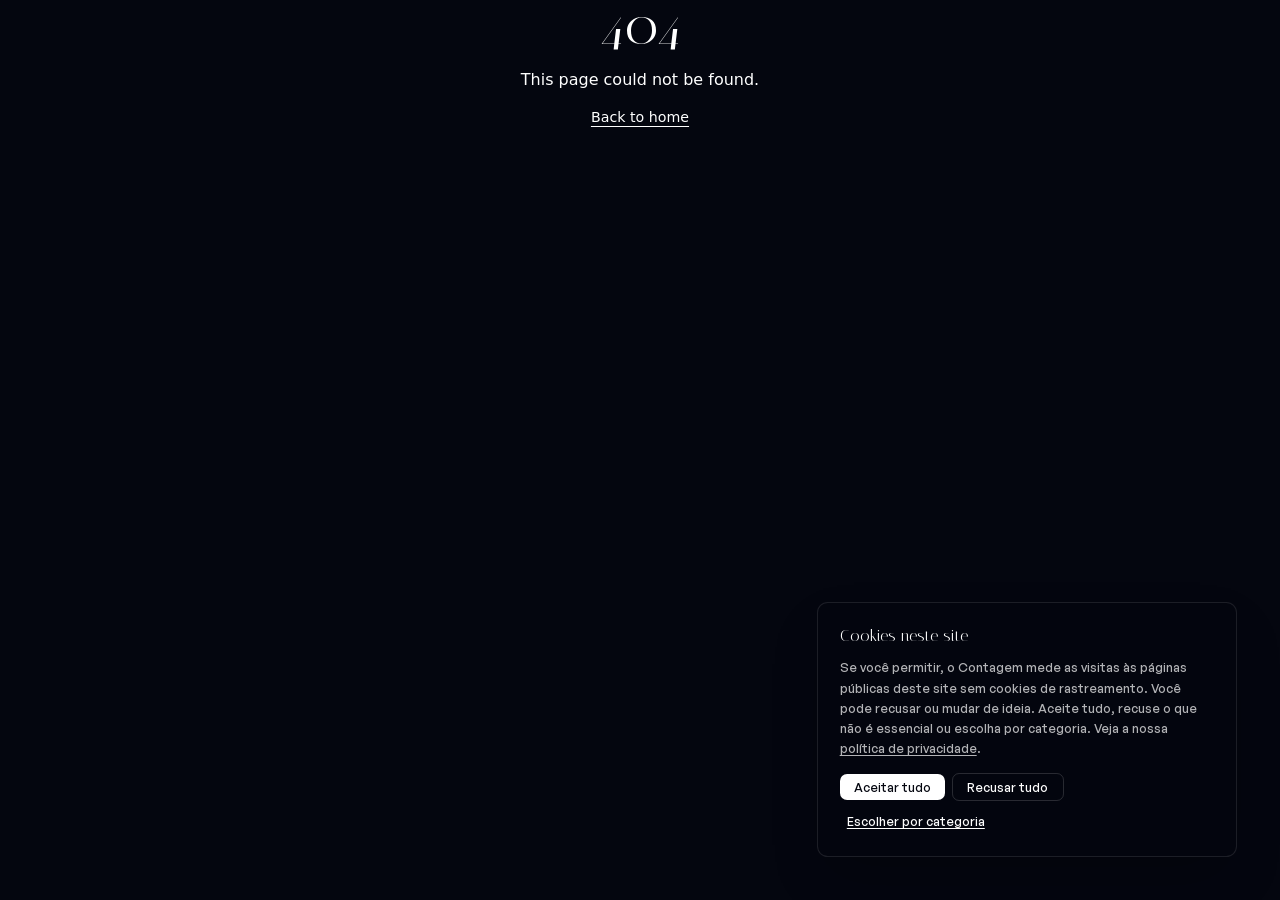
<file: 404/index.html>
<!DOCTYPE html><html lang="pt-BR"><head><meta charSet="utf-8"/><meta name="viewport" content="width=device-width, initial-scale=1"/><link rel="stylesheet" href="/_next/static/chunks/0uh4jh~r38_xe.css" data-precedence="next"/><link rel="stylesheet" href="/_next/static/chunks/06d7qz5~d7o9e.css" data-precedence="next"/><link rel="stylesheet" href="/_next/static/chunks/0n-2mhrmmgpm_.css" data-precedence="next"/><link rel="preload" as="script" fetchPriority="low" href="/_next/static/chunks/0lxjt0z1xo4w2-medpanel-20261123.js"/><script src="/_next/static/chunks/0pqt~8bl3ukh4-medpanel-20261123.js" async=""></script><script src="/_next/static/chunks/0~ioobwaegd50-medpanel-20261123.js" async=""></script><script src="/_next/static/chunks/0by26_fgpwr7x-medpanel-20261123.js" async=""></script><script src="/_next/static/chunks/turbopack-0xw6i3io~1o.i-medpanel-20261123.js" async=""></script><script src="/_next/static/chunks/0q6l.tbm7fuh8-medpanel-20261123.js" async=""></script><script src="/_next/static/chunks/0d3shmwh5_nmn-medpanel-20261123.js" async=""></script><script src="/_next/static/chunks/0_vyrxswsrs.s-medpanel-20261123.js" async=""></script><script src="/_next/static/chunks/149d9~38l7e.f-medpanel-20261123.js" async=""></script><link rel="preload" href="/fonts/general-sans.css" as="style"/><meta name="robots" content="noindex"/><meta name="next-size-adjust" content=""/><meta name="theme-color" content="#f6f6f3"/><title>Orquestrator — Medicine, orchestrated</title><meta name="description" content="Orquestrator builds software for physicians: MedPanel, a side panel that pastes phrases, prescriptions and documents wherever the cursor is; residency platforms that cite their sources; and one brain orchestrating a fleet of AIs. The clinical decision always stays with the physician."/><meta name="application-name" content="Orquestrator"/><meta name="author" content="Orquestrator"/><link rel="manifest" href="/manifest.webmanifest"/><meta name="creator" content="Orquestrator"/><meta name="publisher" content="Orquestrator"/><meta name="robots" content="index, follow"/><link rel="canonical" href="https://escala.orquestrator.ai/"/><meta property="og:title" content="Orquestrator — Medicine, orchestrated"/><meta property="og:description" content="Orquestrator builds software for physicians: MedPanel, a side panel that pastes phrases, prescriptions and documents wherever the cursor is; residency platforms that cite their sources; and one brain orchestrating a fleet of AIs. The clinical decision always stays with the physician."/><meta property="og:site_name" content="Orquestrator"/><meta property="og:locale" content="pt_BR"/><meta property="og:image" content="https://escala.orquestrator.ai/assets/partilha/partilha-escala.png"/><meta property="og:image:type" content="image/png"/><meta property="og:image:width" content="1200"/><meta property="og:image:height" content="630"/><meta property="og:image:alt" content="Duas telas do app Escala num iPhone, a semana da equipe e o seu dia, e a frase: A escala de plantões que se monta sozinha."/><meta property="og:type" content="website"/><meta name="twitter:card" content="summary_large_image"/><meta name="twitter:title" content="Orquestrator — Medicine, orchestrated"/><meta name="twitter:description" content="Orquestrator builds software for physicians: MedPanel, a side panel that pastes phrases, prescriptions and documents wherever the cursor is; residency platforms that cite their sources; and one brain orchestrating a fleet of AIs. The clinical decision always stays with the physician."/><meta name="twitter:image" content="https://escala.orquestrator.ai/assets/partilha/partilha-escala.png"/><link rel="icon" href="/favicon.ico?favicon.0u-0kt6oo4~.o.ico" sizes="48x48" type="image/x-icon"/><link rel="icon" href="/icon.svg?icon.0.9m4oyebzbjk.svg" sizes="any" type="image/svg+xml"/><link rel="apple-touch-icon" href="/apple-icon.png?apple-icon.002p5khz4tq2v.png" sizes="180x180" type="image/png"/><link rel="stylesheet" href="/fonts/general-sans.css"/><script>if (location.protocol === "file:") { document.addEventListener("DOMContentLoaded", function () { document.body.innerHTML = '<div style="min-height:100vh;display:flex;flex-direction:column;align-items:center;justify-content:center;gap:1.2rem;background:#04060f;color:#fff;text-align:center;padding:2rem;font-family:Georgia,serif"><div style="font-size:2.4rem;line-height:1.1">O cinema n\u00e3o abre por aqui.</div><div style="max-width:34rem;font-family:system-ui,sans-serif;font-size:1rem;line-height:1.5;opacity:.75">Abrir o index.html com dois cliques (file://) quebra as rotas do site.<br/><br/>Volte \u00e0 pasta e d\u00ea dois cliques em <b style=\'color:#fff\'>\u201cABRIR O SITE.command\u201d</b> \u2014 o navegador abre sozinho no endere\u00e7o certo.<br/><span style=\'opacity:.6\'>(na primeira vez: clique direito \u2192 Abrir)</span></div></div>'; }); }</script><script src="/_next/static/chunks/03~yq9q893hmn-medpanel-20261123.js" noModule=""></script></head><body class="zen_kaku_gothic_new_5681c457-module__sMDITG__variable marck_script_61fc120c-module__wzHLHG__variable italiana_525a09a8-module__SGugnq__variable"><div hidden=""><!--$--><!--/$--></div><script type="application/ld+json">{"@context":"https://schema.org","@graph":[{"@type":"Organization","@id":"https://escala.orquestrator.ai/#organization","name":"Orquestrator","legalName":"C&C Health and Research Inova Simples (I.S.)","taxID":"69.698.763/0001-54","email":"contato@orquestrator.app","url":"https://escala.orquestrator.ai","logo":"https://escala.orquestrator.ai/icon","address":{"@type":"PostalAddress","streetAddress":"Av. Goiás, 851, Qd. 75, Lt. 772, Sala 01","addressLocality":"Iporá","addressRegion":"GO","postalCode":"76200-015","addressCountry":"BR"}},{"@type":"WebSite","@id":"https://escala.orquestrator.ai/#website","name":"Orquestrator","description":"Orquestrator builds software for physicians: MedPanel, a side panel that pastes phrases, prescriptions and documents wherever the cursor is; residency platforms that cite their sources; and one brain orchestrating a fleet of AIs. The clinical decision always stays with the physician.","url":"https://escala.orquestrator.ai","publisher":{"@id":"https://escala.orquestrator.ai/#organization"}}]}</script><div class="scroll-layout"><div class="scroll-layout-content"><!--$!--><template data-dgst="BAILOUT_TO_CLIENT_SIDE_RENDERING"></template><!--/$--><div class="flex flex-col items-center justify-center gap-4 text-center"><h1 class="text-6xl font-bold">404</h1><p class="text-lg">This page could not be found.</p><a class="underline underline-offset-4" href="/">Back to home</a></div><!--$--><!--/$--></div></div><script src="/_next/static/chunks/0lxjt0z1xo4w2-medpanel-20261123.js" id="_R_" async=""></script><script>(self.__next_f=self.__next_f||[]).push([0])</script><script>self.__next_f.push([1,"1:\"$Sreact.fragment\"\n3:I[59498,[\"/_next/static/chunks/0q6l.tbm7fuh8-medpanel-20261123.js\",\"/_next/static/chunks/0d3shmwh5_nmn-medpanel-20261123.js\",\"/_next/static/chunks/0_vyrxswsrs.s-medpanel-20261123.js\"],\"ScrollLayout\"]\n4:I[95722,[\"/_next/static/chunks/0q6l.tbm7fuh8-medpanel-20261123.js\",\"/_next/static/chunks/0d3shmwh5_nmn-medpanel-20261123.js\",\"/_next/static/chunks/0_vyrxswsrs.s-medpanel-20261123.js\"],\"AdaptiveGrid\"]\n5:I[81392,[\"/_next/static/chunks/0q6l.tbm7fuh8-medpanel-20261123.js\",\"/_next/static/chunks/0d3shmwh5_nmn-medpanel-20261123.js\",\"/_next/static/chunks/0_vyrxswsrs.s-medpanel-20261123.js\"],\"ReducedMotion\"]\n6:I[30843,[\"/_next/static/chunks/0q6l.tbm7fuh8-medpanel-20261123.js\",\"/_next/static/chunks/0d3shmwh5_nmn-medpanel-20261123.js\",\"/_next/static/chunks/0_vyrxswsrs.s-medpanel-20261123.js\"],\"LazyCookie\"]\n7:I[39756,[\"/_next/static/chunks/0q6l.tbm7fuh8-medpanel-20261123.js\",\"/_next/static/chunks/0d3shmwh5_nmn-medpanel-20261123.js\",\"/_next/static/chunks/0_vyrxswsrs.s-medpanel-20261123.js\"],\"default\"]\n8:I[58298,[\"/_next/static/chunks/0q6l.tbm7fuh8-medpanel-20261123.js\",\"/_next/static/chunks/0d3shmwh5_nmn-medpanel-20261123.js\",\"/_next/static/chunks/0_vyrxswsrs.s-medpanel-20261123.js\",\"/_next/static/chunks/149d9~38l7e.f-medpanel-20261123.js\"],\"default\"]\n9:I[37457,[\"/_next/static/chunks/0q6l.tbm7fuh8-medpanel-20261123.js\",\"/_next/static/chunks/0d3shmwh5_nmn-medpanel-20261123.js\",\"/_next/static/chunks/0_vyrxswsrs.s-medpanel-20261123.js\"],\"default\"]\nf:I[68027,[\"/_next/static/chunks/0q6l.tbm7fuh8-medpanel-20261123.js\",\"/_next/static/chunks/0d3shmwh5_nmn-medpanel-20261123.js\",\"/_next/static/chunks/0_vyrxswsrs.s-medpanel-20261123.js\"],\"default\",1]\n:HL[\"/_next/static/chunks/0uh4jh~r38_xe.css\",\"style\"]\n:HL[\"/_next/static/chunks/06d7qz5~d7o9e.css\",\"style\"]\n:HL[\"/_next/static/chunks/0n-2mhrmmgpm_.css\",\"style\"]\n:HL[\"/fonts/general-sans.css\",\"style\"]\n2:T40f,{\"@context\":\"https://schema.org\",\"@graph\":[{\"@type\":\"Organization\",\"@id\":\"https://escala.orquestrator.ai/#organization\",\"name\":\"Orquestrator\",\"legalName\":\"C\u0026C Health and Research Inova Simples (I.S.)\",\"taxID\":\"69.698.763/0001-54\",\"email\":\"contato@orquestrator.app\",\"url\":\"https://escala.orquestrator.ai\",\"logo\":\"https://escala.orquestrator.ai/icon\",\"address\":{\"@type\":\"PostalAddress\",\"streetAddress\":\"Av. Goi\u00e1s, 851, Qd. 75, Lt. 772, Sala 01\",\"addressLocality\":\"Ipor\u00e1\",\"addressRegion\":\"GO\",\"postalCode\":\"76200-015\",\"addressCountry\":\"BR\"}},{\"@type\":\"WebSite\",\"@id\":\"https://escala.orquestrator.ai/#website\",\"name\":\"Orquestrator\",\"description\":\"Orquestrator builds software for physicians: MedPanel, a side panel that pastes phrases, prescriptions and documents wherever the cursor is; residency platforms that cite their sources; and one brain orchestrating a fleet of AIs. The clinical decision always stays with the physician.\",\"url\":\"https://escala.orquestrator.ai\",\"publisher\":{\"@id\":\"https://escala.orquestrator.ai/#organization\"}}]}0:{\"P\":null,\"c\":[\"\",\"_not-found\",\"\"],\"q\":\"\",\"i\":false,\"f\":[[[\"\",{\"children\":[\"/_not-found\",{\"children\":[\"__PAGE__\",{}]}]},\"$undefined\",\"$undefined\",16],[[\"$\",\"$1\",\"c\",{\"children\":[[[\"$\",\"link\",\"0\",{\"rel\":\"stylesheet\",\"href\":\"/_next/static/chunks/0uh4jh~r38_xe.css\",\"precedence\":\"next\",\"crossOrigin\":\"$undefined\",\"nonce\":\"$undefined\"}],[\"$\",\"link\",\"1\",{\"rel\":\"stylesheet\",\"href\":\"/_next/static/chunks/06d7qz5~d7o9e.css\",\"precedence\":\"next\",\"crossOrigin\":\"$undefined\",\"nonce\":\"$undefined\"}],[\"$\",\"link\",\"2\",{\"rel\":\"stylesheet\",\"href\":\"/_next/static/chunks/0n-2mhrmmgpm_.css\",\"precedence\":\"next\",\"crossOrigin\":\"$undefined\",\"nonce\":\"$undefined\"}],[\"$\",\"script\",\"script-0\",{\"src\":\"/_next/static/chunks/0q6l.tbm7fuh8-medpanel-20261123.js\",\"async\":true,\"nonce\":\"$undefined\"}],[\"$\",\"script\",\"script-1\",{\"src\":\"/_next/static/chunks/0d3shmwh5_nmn-medpanel-20261123.js\",\"async\":true,\"nonce\":\"$undefined\"}],[\"$\",\"script\",\"script-2\",{\"src\":\"/_next/static/chunks/0_vyrxswsrs.s-medpanel-20261123.js\",\"async\":true,\"nonce\":\"$undefined\"}]],[\"$\",\"html\",null,{\"lang\":\"pt-BR\",\"children\":[[\"$\",\"head\",null,{\"children\":[[\"$\",\"link\",null,{\"rel\":\"stylesheet\",\"href\":\"/fonts/general-sans.css\"}],[\"$\",\"script\",null,{\"dangerouslySetInnerHTML\":{\"__html\":\"if (location.protocol === \\\"file:\\\") { document.addEventListener(\\\"DOMContentLoaded\\\", function () { document.body.innerHTML = '\u003cdiv style=\\\"min-height:100vh;display:flex;flex-direction:column;align-items:center;justify-content:center;gap:1.2rem;background:#04060f;color:#fff;text-align:center;padding:2rem;font-family:Georgia,serif\\\"\u003e\u003cdiv style=\\\"font-size:2.4rem;line-height:1.1\\\"\u003eO cinema n\\\\u00e3o abre por aqui.\u003c/div\u003e\u003cdiv style=\\\"max-width:34rem;font-family:system-ui,sans-serif;font-size:1rem;line-height:1.5;opacity:.75\\\"\u003eAbrir o index.html com dois cliques (file://) quebra as rotas do site.\u003cbr/\u003e\u003cbr/\u003eVolte \\\\u00e0 pasta e d\\\\u00ea dois cliques em \u003cb style=\\\\'color:#fff\\\\'\u003e\\\\u201cABRIR O SITE.command\\\\u201d\u003c/b\u003e \\\\u2014 o navegador abre sozinho no endere\\\\u00e7o certo.\u003cbr/\u003e\u003cspan style=\\\\'opacity:.6\\\\'\u003e(na primeira vez: clique direito \\\\u2192 Abrir)\u003c/span\u003e\u003c/div\u003e\u003c/div\u003e'; }); }\"}}]]}],[\"$\",\"body\",null,{\"className\":\"zen_kaku_gothic_new_5681c457-module__sMDITG__variable marck_script_61fc120c-module__wzHLHG__variable italiana_525a09a8-module__SGugnq__variable\",\"children\":[[\"$\",\"script\",null,{\"type\":\"application/ld+json\",\"dangerouslySetInnerHTML\":{\"__html\":\"$2\"}}],[\"$\",\"$L3\",null,{\"children\":[[\"$\",\"$L4\",null,{}],[\"$\",\"$L5\",null,{}],[\"$\",\"$L6\",null,{}],[\"$\",\"$L7\",null,{\"parallelRouterKey\":\"children\",\"error\":\"$8\",\"errorStyles\":[],\"errorScripts\":[[\"$\",\"script\",\"script-0\",{\"src\":\"/_next/static/chunks/149d9~38l7e.f-medpanel-20261123.js\",\"async\":true}]],\"template\":[\"$\",\"$L9\",null,{}],\"templateStyles\":\"$undefined\",\"templateScripts\":\"$undefined\",\"notFound\":[[\"$\",\"div\",null,{\"className\":\"flex flex-col items-center justify-center gap-4 text-center\",\"children\":[[\"$\",\"h1\",null,{\"className\":\"text-6xl font-bold\",\"children\":\"404\"}],[\"$\",\"p\",null,{\"className\":\"text-lg\",\"children\":\"This page could not be found.\"}],\"$La\"]}],[]],\"forbidden\":\"$undefined\",\"unauthorized\":\"$undefined\"}]]}]]}]]}]]}],{\"children\":[\"$Lb\",{\"children\":[\"$Lc\",{},null,false,null]},null,false,\"$@d\"]},null,false,null],\"$Le\",false]],\"m\":\"$undefined\",\"G\":[\"$f\",[\"$L10\",\"$L11\",\"$L12\"]],\"S\":true,\"h\":null,\"s\":\"$undefined\",\"l\":\"$undefined\",\"p\":\"$undefined\",\"d\":\"$undefined\",\"b\":\"0oMVC0B-Igj93NwXusrK7\"}\n13:I[22016,[\"/_next/static/chunks/0q6l.tbm7fuh8-medpanel-20261123.js\",\"/_next/static/chunks/0d3shmwh5_nmn-medpanel-20261123.js\",\"/_next/static/chunks/0_vyrxswsrs.s-medpanel-20261123.js\"],\"\"]\n14:I[97367,[\"/_next/static/chunks/0q6l.tbm7fuh8-medpanel-20261123.js\",\"/_next/static/chunks/0d3shmwh5_nmn-medpanel-20261123.js\",\"/_next/static/chunks/0_vyrxswsrs.s-medpanel-20261123.js\"],\"OutletBoundary\"]\n15:\"$Sreact.suspense\"\n18:I[97367,[\"/_next/static/chunks/0q6l.tbm7fuh8-medpanel-20261123.js\",\"/_next/static/chunks/0d3shmwh5_nmn-medpanel-20261123.js\",\"/_next/static/chunks/0_vyrxswsrs.s-medpanel-20261123.js\"],\"ViewportBoundary\"]\n1a:I[97367,[\"/_next/static/chunks/0q6l.tbm7fuh8-medpanel-20261123.js\",\"/_next/static/chunks/0d3shmwh5_nmn-medpanel-20261123.js\",\"/_next/static/chunks/0_vyrxswsrs.s-medpanel-20261123.js\"],\"MetadataBoundary\"]\na:[\"$\",\"$L13\",null,{\"href\":\"/\",\"className\":\"underline underline-offset-4\",\"children\":\"Back to home\"}]\nb:[\"$\",\"$1\",\"c\",{\"children\":[null,[\"$\",\"$L7\",null,{\"parallelRouterKey\":\"children\",\"error\":\"$undefined\",\"errorStyles\":\"$undefined\",\"errorScripts\":\"$undefined\",\"template\":[\"$\",\"$L9\",null,{}],\"templateStyles\":\"$undefined\",\"templateScripts\":\"$undefined\",\"notFound\":\"$undefined\",\"forbidden\":\"$undefined\",\"unauthorized\":\"$undefined\"}]]}]\nc:[\"$\",\"$1\",\"c\",{\"children\":[[\"$\",\"div\",null,{\"className\":\"flex flex-col items-center justify-center gap-4 text-center\",\"children\":[[\"$\",\"h1\",null,{\"className\":\"text-6xl font-bold\",\"children\":\"404\"}],[\"$\",\"p\",null,{\"className\":\"text-lg\",\"children\":\"This page could not be found.\"}],[\"$\",\"$L13\",null,{\"href\":\"/\",\"className\":\"underline underline-offset-4\",\"children\":\"Back to home\"}]]}],null,[\"$\",\"$L14\",null,{\"children\":[\"$\",\"$15\",null,{\"name\":\"Next.MetadataOutlet\",\"children\":\"$@16\"}]}]]}]\n17:[]\nd:\"$W17\"\ne:[\"$\",\"$1\",\"h\",{\"children\":[[\"$\",\"meta\",null,{\"name\":\"robots\",\"content\":\"noindex\"}],[\"$\",\"$L18\",null,{\"children\":\"$L19\"}],[\"$\",\"div\",null,{\"hidden\":true,\"children\":[\"$\",\"$L1a\",null,{\"children\":[\"$\",\"$15\",null,{\"name\":\"Next.Metadata\",\"children\":\"$L1b\"}]}]}],[\"$\",\"meta\",null,{\"name\":\"next-size-adjust\",\"content\":\"\"}]]}]\n10:[\"$\",\"link\",\"0\",{\"rel\":\"stylesheet\",\"href\":\"/_next/static/chunks/0uh4jh~r38_xe.css\",\"precedence\":\"next\",\"crossOrigin\":\"$undefined\",\"nonce\":\"$undefined\"}]\n11:[\"$\",\"link\",\"1\",{\"rel\":\"stylesheet\",\"href\":\"/_next/static/chunks/06d7qz5~d7o9e.css\",\"precedence\":\"next\",\"crossOrigin\":\"$undefined\",\"nonce\":\"$undefined\"}]\n12:[\"$\",\"link\",\"2\",{\"rel\":\"stylesheet\",\"href\":\"/_next/static/chunks/0n-2mhrmmgpm_.css\",\"precedence\":\"next\",\"crossOrigin\":\"$undefined\",\"nonce\":\"$undefined\"}]\n19:[[\"$\",\"meta\",\"0\",{\"charSet\":\"utf-8\"}],[\"$\",\"meta\",\"1\",{\"name\":\"viewport\",\"content\":\"width=device-width, initial-scale=1\"}],[\"$\",\"meta\",\"2\",{\"name\":\"theme-color\",\"content\":\"#f6f6f3\"}]]\n1c:I[27201,[\"/_next/static/chunks/0q6l.tbm7fuh8-medpanel-20261123.js\",\"/_next/static/chunks/0d3shmwh5_nmn-medpanel-20261123.js\",\"/_next/static/chunks/0_vyrxswsrs.s-medpanel-20261123.js\"],\"IconMark\"]\n16:null\n1b:[[\"$\",\"title\",\"0\",{\"children\":\"Orquestrator \u2014 Medicine, orchestrated\"}],[\"$\",\"meta\",\"1\",{\"name\":\"description\",\"content\":\"Orquestrator builds software for physicians: MedPanel, a side panel that pastes phrases, prescriptions and documents wherever the cursor is; residency platforms that cite their sources; and one brain orchestrating a fleet of AIs. The clinical decision always stays with the physician.\"}],[\"$\",\"meta\",\"2\",{\"name\":\"application-name\",\"content\":\"Orquestrator\"}],[\"$\",\"meta\",\"3\",{\"name\":\"author\",\"content\":\"Orquestrator\"}],[\"$\",\"link\",\"4\",{\"rel\":\"manifest\",\"href\":\"/manifest.webmanifest\",\"crossOrigin\":\"$undefined\"}],[\"$\",\"meta\",\"5\",{\"name\":\"creator\",\"content\":\"Orquestrator\"}],[\"$\",\"meta\",\"6\",{\"name\":\"publisher\",\"content\":\"Orquestrator\"}],[\"$\",\"meta\",\"7\",{\"name\":\"robots\",\"content\":\"index, follow\"}],[\"$\",\"link\",\"8\",{\"rel\":\"canonical\",\"href\":\"https://escala.orquestrator.ai/\"}],[\"$\",\"meta\",\"9\",{\"property\":\"og:title\",\"content\":\"Orquestrator \u2014 Medicine, orchestrated\"}],[\"$\",\"meta\",\"10\",{\"property\":\"og:description\",\"content\":\"Orquestrator builds software for physicians: MedPanel, a side panel that pastes phrases, prescriptions and documents wherever the cursor is; residency platforms that cite their sources; and one brain orchestrating a fleet of AIs. The clinical decision always stays with the physician.\"}],[\"$\",\"meta\",\"11\",{\"property\":\"og:site_name\",\"content\":\"Orquestrator\"}],[\"$\",\"meta\",\"12\",{\"property\":\"og:locale\",\"content\":\"pt_BR\"}],[\"$\",\"meta\",\"13\",{\"property\":\"og:image\",\"content\":\"https://escala.orquestrator.ai/assets/partilha/partilha-escala.png\"}],[\"$\",\"meta\",\"14\",{\"property\":\"og:image:type\",\"content\":\"image/png\"}],[\"$\",\"meta\",\"15\",{\"property\":\"og:image:width\",\"content\":\"1200\"}],[\"$\",\"meta\",\"16\",{\"property\":\"og:image:height\",\"content\":\"630\"}],[\"$\",\"meta\",\"17\",{\"property\":\"og:image:alt\",\"content\":\"Duas telas do app Escala num iPhone, a semana da equipe e o seu dia, e a frase: A escala de plant\u00f5es que se monta sozinha.\"}],[\"$\",\"meta\",\"18\",{\"property\":\"og:type\",\"content\":\"website\"}],[\"$\",\"meta\",\"19\",{\"name\":\"twitter:card\",\"content\":\"summary_large_image\"}],[\"$\",\"meta\",\"20\",{\"name\":\"twitter:title\",\"content\":\"Orquestrator \u2014 Medicine, orchestrated\"}],[\"$\",\"meta\",\"21\",{\"name\":\"twitter:description\",\"content\":\"Orquestrator builds software for physicians: MedPanel, a side panel that pastes phrases, prescriptions and documents wherever the cursor is; residency platforms that cite their sources; and one brain orchestrating a fleet of AIs. The clinical decision always stays with the physician.\"}],[\"$\",\"meta\",\"22\",{\"name\":\"twitter:image\",\"content\":\"https://escala.orquestrator.ai/assets/partilha/partilha-escala.png\"}],[\"$\",\"link\",\"23\",{\"rel\":\"icon\",\"href\":\"/favicon.ico?favicon.0u-0kt6oo4~.o.ico\",\"sizes\":\"48x48\",\"type\":\"image/x-icon\"}],[\"$\",\"link\",\"24\",{\"rel\":\"icon\",\"href\":\"/icon.svg?icon.0.9m4oyebzbjk.svg\",\"sizes\":\"any\",\"type\":\"image/svg+xml\"}],[\"$\",\"link\",\"25\",{\"rel\":\"apple-touch-icon\",\"href\":\"/apple-icon.png?apple-icon.002p5khz4tq2v.png\",\"sizes\":\"180x180\",\"type\":\"image/png\"}],[\"$\",\"$L1c\",\"26\",{}]]\n"])</script><script>self.__next_f.push([1,""])</script><script>self.__next_f.push([1,""])</script><script>self.__next_f.push([1,""])</script><script>self.__next_f.push([1,""])</script><script>self.__next_f.push([1,""])</script></body></html>
</file>
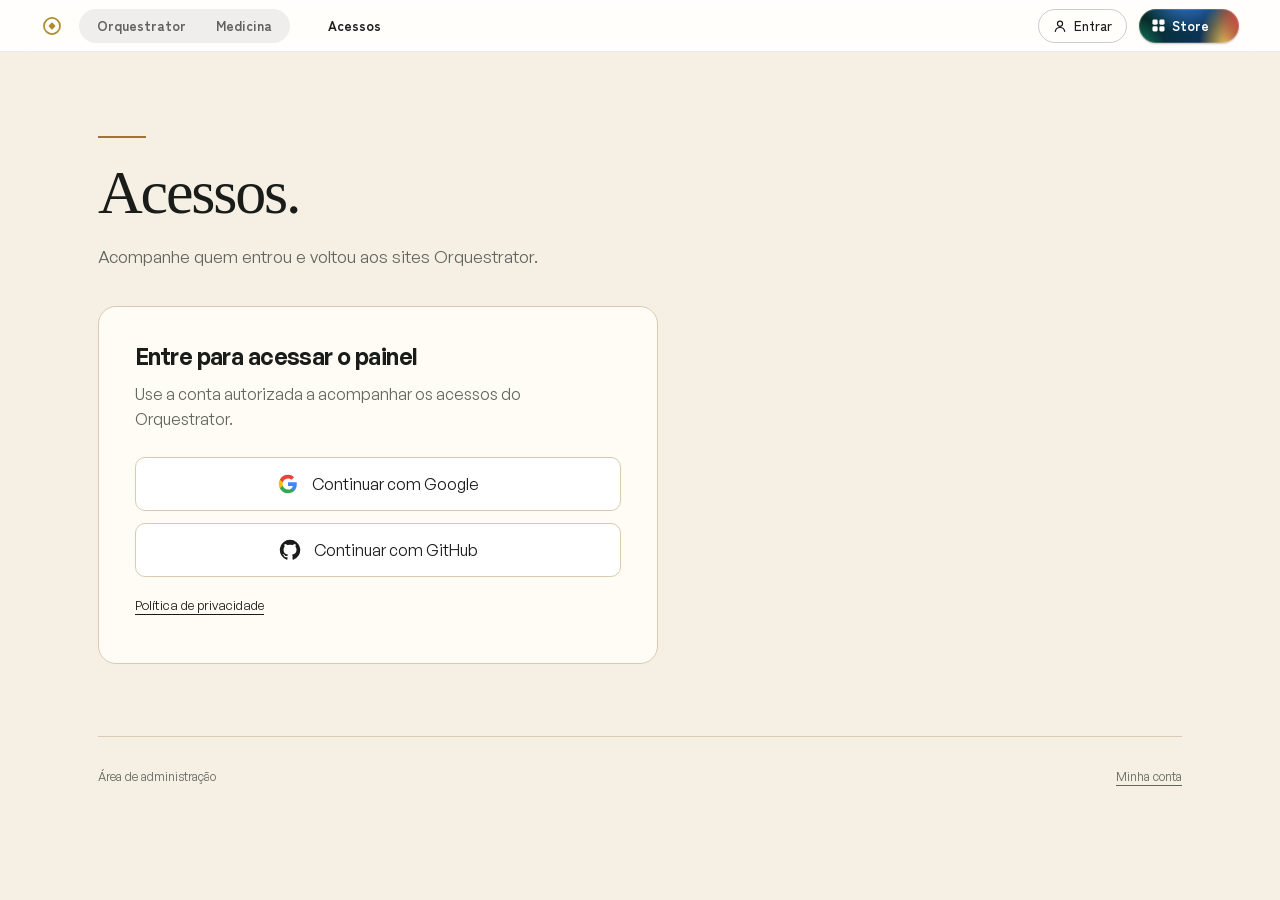
<file: admin/index.html>
<!doctype html>
<html lang="pt-BR">
<head>
  <meta charset="utf-8">
  <meta name="viewport" content="width=device-width, initial-scale=1">
  <meta name="robots" content="noindex,nofollow">
  <meta name="theme-color" content="#f6f0e4">
  <title>Acessos — Administrador Orquestrator</title>
  <link rel="icon" type="image/png" href="/assets/conta/creator-claro.png?v=7a47c6fc0de7">
  <link rel="stylesheet" href="/fonts/general-sans.css">
  <link rel="stylesheet" href="/assets/casa/barra.css?v=de4b82d95d10">
  <link rel="stylesheet" href="/assets/conta/styles.css?v=c29bf031a8c5">
  <script type="module" src="/assets/conta/conta-128ae46a095e.js"></script>
  <script defer src="/assets/casa/barra.js?v=500196ec6d13"></script>
</head>
<body class="orq-account-site orq-admin">
  <a class="oq-skip" href="#conteudo">Pular para o conteúdo</a>
  <div class="c2-barra claro"><header class="barra" data-peca="barra"><a class="marca" href="https://orquestrator.ai/" aria-label="Orquestrator — página inicial"><svg viewBox="0 0 64 64" aria-hidden="true"><circle cx="32" cy="32" r="23.4" fill="none" stroke="currentColor" stroke-width="5"></circle><rect x="24.3" y="24.3" width="15.4" height="15.4" rx="2.4" transform="rotate(45 32 32)" fill="currentColor"></rect></svg></a><nav class="chave" aria-label="Os dois lados da casa" data-lado=""><a href="https://orquestrator.ai/" data-lado="orquestrator"><span>Orquestrator</span></a><a href="https://orquestrator.ai/medicina/" data-lado="medicina"><span>Medicina</span></a></nav><nav class="menu do-produto" aria-label="Nesta página"><span class="produto">Acessos</span></nav><div class="lado"><a class="entrar" href="/conta/"><svg viewBox="0 0 16 16" fill="none" stroke="currentColor" stroke-width="1.4" aria-hidden="true"><circle cx="8" cy="5.4" r="2.9"></circle><path d="M2.6 14.2c.5-2.9 2.6-4.5 5.4-4.5s4.9 1.6 5.4 4.5" stroke-linecap="round"></path></svg><span>Entrar</span></a><a class="loja-botao" href="https://orquestrator.ai/store/"><svg viewBox="0 0 14 14" fill="currentColor" aria-hidden="true"><rect x="0.5" y="0.5" width="5.6" height="5.6" rx="1.6"></rect><rect x="7.9" y="0.5" width="5.6" height="5.6" rx="1.6"></rect><rect x="0.5" y="7.9" width="5.6" height="5.6" rx="1.6"></rect><rect x="7.9" y="7.9" width="5.6" height="5.6" rx="1.6"></rect></svg>Store</a><button class="sanduiche" type="button" aria-label="Menu" aria-expanded="false" aria-controls="gaveta-da-casa"><i></i></button></div><nav class="gaveta" id="gaveta-da-casa" aria-label="Menu" hidden><span class="produto so-computador">Acessos</span><a href="/conta/"><svg viewBox="0 0 16 16" fill="none" stroke="currentColor" stroke-width="1.4" aria-hidden="true"><circle cx="8" cy="5.4" r="2.9"></circle><path d="M2.6 14.2c.5-2.9 2.6-4.5 5.4-4.5s4.9 1.6 5.4 4.5" stroke-linecap="round"></path></svg>Entrar</a></nav></header></div>
  <main id="conteudo" class="oq-main oq-admin-main">
    <header class="oq-intro">
      <span class="oq-intro-mark" aria-hidden="true"></span>
      <h1>Acessos.</h1>
      <p>Acompanhe quem entrou e voltou aos sites Orquestrator.</p>
    </header>
    <orq-admin-page><p class="oq-loading" role="status">Verificando seu acesso…</p></orq-admin-page>
    <noscript><p class="oq-noscript">Ative o JavaScript no navegador para acessar o painel de administrador.</p></noscript>
  </main>
  <footer class="oq-site-footer"><div><span>Área de administração</span><a href="/conta/">Minha conta</a></div></footer>
</body>
</html>
</file>
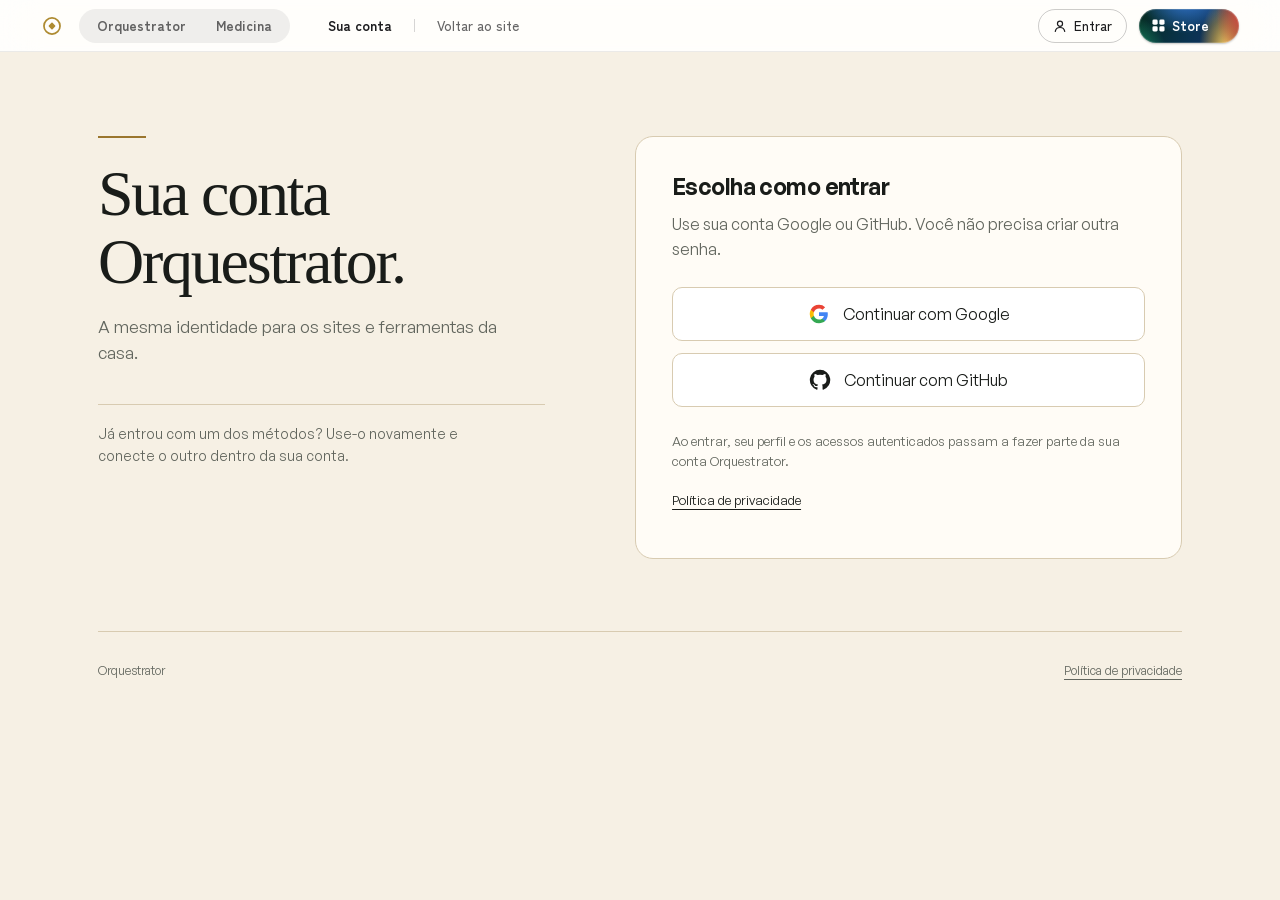
<file: conta/index.html>
<!doctype html>
<html lang="pt-BR">
<head>
  <meta charset="utf-8">
  <meta name="viewport" content="width=device-width, initial-scale=1">
  <meta name="robots" content="noindex,nofollow">
  <meta name="theme-color" content="#f6f0e4">
  <title>Sua conta — Orquestrator</title>
  <link rel="icon" type="image/png" href="/assets/conta/creator-claro.png?v=7a47c6fc0de7">
  <link rel="stylesheet" href="/fonts/general-sans.css">
  <link rel="stylesheet" href="/assets/casa/barra.css?v=de4b82d95d10">
  <link rel="stylesheet" href="/assets/conta/styles.css?v=c29bf031a8c5">
  <script type="module" src="/assets/conta/conta-128ae46a095e.js"></script>
  <script defer src="/assets/casa/barra.js?v=500196ec6d13"></script>
</head>
<body class="orq-account-site orq-account">
  <a class="oq-skip" href="#conteudo">Pular para o conteúdo</a>
  <div class="c2-barra claro"><header class="barra" data-peca="barra"><a class="marca" href="https://orquestrator.ai/" aria-label="Orquestrator — página inicial"><svg viewBox="0 0 64 64" aria-hidden="true"><circle cx="32" cy="32" r="23.4" fill="none" stroke="currentColor" stroke-width="5"></circle><rect x="24.3" y="24.3" width="15.4" height="15.4" rx="2.4" transform="rotate(45 32 32)" fill="currentColor"></rect></svg></a><nav class="chave" aria-label="Os dois lados da casa" data-lado=""><a href="https://orquestrator.ai/" data-lado="orquestrator"><span>Orquestrator</span></a><a href="https://orquestrator.ai/medicina/" data-lado="medicina"><span>Medicina</span></a></nav><nav class="menu do-produto" aria-label="Nesta página"><span class="produto">Sua conta</span><a href="/" data-oq-return>Voltar ao site</a></nav><div class="lado"><a class="entrar" href="/conta/"><svg viewBox="0 0 16 16" fill="none" stroke="currentColor" stroke-width="1.4" aria-hidden="true"><circle cx="8" cy="5.4" r="2.9"></circle><path d="M2.6 14.2c.5-2.9 2.6-4.5 5.4-4.5s4.9 1.6 5.4 4.5" stroke-linecap="round"></path></svg><span>Entrar</span></a><a class="loja-botao" href="https://orquestrator.ai/store/"><svg viewBox="0 0 14 14" fill="currentColor" aria-hidden="true"><rect x="0.5" y="0.5" width="5.6" height="5.6" rx="1.6"></rect><rect x="7.9" y="0.5" width="5.6" height="5.6" rx="1.6"></rect><rect x="0.5" y="7.9" width="5.6" height="5.6" rx="1.6"></rect><rect x="7.9" y="7.9" width="5.6" height="5.6" rx="1.6"></rect></svg>Store</a><button class="sanduiche" type="button" aria-label="Menu" aria-expanded="false" aria-controls="gaveta-da-casa"><i></i></button></div><nav class="gaveta" id="gaveta-da-casa" aria-label="Menu" hidden><span class="produto">Sua conta</span><a href="/" data-oq-return>Voltar ao site</a><a href="/conta/"><svg viewBox="0 0 16 16" fill="none" stroke="currentColor" stroke-width="1.4" aria-hidden="true"><circle cx="8" cy="5.4" r="2.9"></circle><path d="M2.6 14.2c.5-2.9 2.6-4.5 5.4-4.5s4.9 1.6 5.4 4.5" stroke-linecap="round"></path></svg>Entrar</a></nav></header></div>
  <main id="conteudo" class="oq-main oq-account-layout">
    <div class="oq-intro">
      <span class="oq-intro-mark" aria-hidden="true"></span>
      <h1>Sua conta<br>Orquestrator.</h1>
      <p>A mesma identidade para os sites e ferramentas da casa.</p>
      <div class="oq-intro-note"><p>Já entrou com um dos métodos? Use-o novamente e conecte o outro dentro da sua conta.</p></div>
    </div>
    <orq-account-page><p class="oq-loading" role="status">Carregando sua conta…</p></orq-account-page>
    <noscript><p class="oq-noscript">Ative o JavaScript no navegador para entrar na sua conta.</p></noscript>
  </main>
  <footer class="oq-site-footer"><div><span>Orquestrator</span><a href="https://orquestrator.ai/privacidade/">Política de privacidade</a></div></footer>
</body>
</html>
</file>
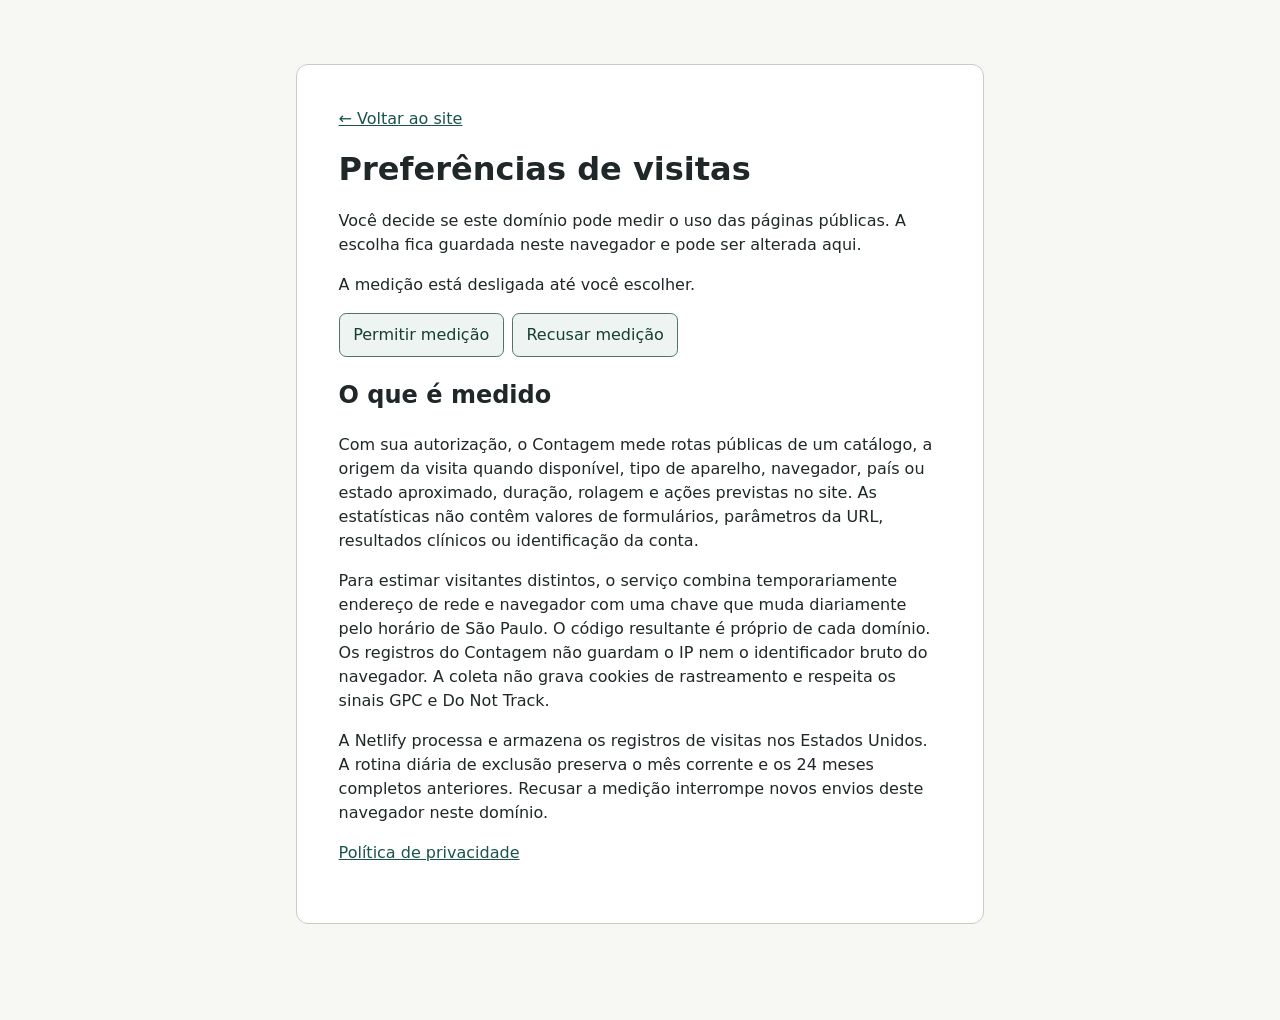
<file: preferencias-de-visitas/index.html>
<!doctype html>
<html lang="pt-BR">
<head><meta charset="utf-8"><meta name="viewport" content="width=device-width,initial-scale=1"><meta name="robots" content="noindex,follow"><title>Preferências de visitas · Orquestrator</title>
<link rel="stylesheet" href="/assets/contagem/escolhas-8204abf00325.css"><script defer src="/assets/contagem/escolhas-71f63cbb0ebc.js"></script></head>
<body class="preferencias"><main>
<a href="/">← Voltar ao site</a>
<h1>Preferências de visitas</h1>
<p>Você decide se este domínio pode medir o uso das páginas públicas. A escolha fica guardada neste navegador e pode ser alterada aqui.</p>
<section id="escolha-contagem" aria-label="Sua escolha"></section>
<noscript>O JavaScript está desativado. A medição de visitas está desligada.</noscript>
<h2>O que é medido</h2>
<p>Com sua autorização, o Contagem mede rotas públicas de um catálogo, a origem da visita quando disponível, tipo de aparelho, navegador, país ou estado aproximado, duração, rolagem e ações previstas no site. As estatísticas não contêm valores de formulários, parâmetros da URL, resultados clínicos ou identificação da conta.</p><p>Para estimar visitantes distintos, o serviço combina temporariamente endereço de rede e navegador com uma chave que muda diariamente pelo horário de São Paulo. O código resultante é próprio de cada domínio. Os registros do Contagem não guardam o IP nem o identificador bruto do navegador. A coleta não grava cookies de rastreamento e respeita os sinais GPC e Do Not Track.</p><p>A Netlify processa e armazena os registros de visitas nos Estados Unidos. A rotina diária de exclusão preserva o mês corrente e os 24 meses completos anteriores. Recusar a medição interrompe novos envios deste navegador neste domínio.</p>
<p><a href="https://orquestrator.ai/privacidade/">Política de privacidade</a></p>
</main></body></html>
</file>
<file: _next/static/chunks/0lvwnnsfboetd.css>
@font-face{font-family:Zen Kaku Gothic New;font-style:normal;font-weight:400;font-display:swap;src:url(../media/dcdf61a4cd4eb0c8-s.0um6abasbr2i5.woff2)format("woff2");unicode-range:U+FFD7,U+FFDA-FFDC,U+FFE0-FFE2,U+FFE4,U+FFE6,U+FFE8-FFEE,U+1F100-1F10C,U+1F110-1F16C,U+1F170-1F1AC,U+1F200-1F202,U+1F210-1F234}@font-face{font-family:Zen Kaku Gothic New;font-style:normal;font-weight:400;font-display:swap;src:url(../media/0ddfff3bbcb79839-s.01b~3tdtwo4er.woff2)format("woff2");unicode-range:U+FA10,U+FA12-FA6D,U+FB00-FB04,U+FE10-FE19,U+FE30-FE42,U+FE44-FE52,U+FE54-FE66,U+FE68-FE6B,U+FF02,U+FF04,U+FF07,U+FF51,U+FF5B,U+FF5D,U+FF5F-FF60,U+FF66,U+FF69,U+FF87,U+FFA1-FFBE,U+FFC2-FFC7,U+FFCA-FFCF,U+FFD2-FFD6}@font-face{font-family:Zen Kaku Gothic New;font-style:normal;font-weight:400;font-display:swap;src:url(../media/738a421a728acb59-s.0m87zgk14i.hr.woff2)format("woff2");unicode-range:U+F92D-F959,U+F95B-F9F2,U+F9F4-FA0B,U+FA0E-FA0F}@font-face{font-family:Zen Kaku Gothic New;font-style:normal;font-weight:400;font-display:swap;src:url(../media/a2749daeb572b3ee-s.0w52-g2awh~07.woff2)format("woff2");unicode-range:U+9E8B-9E8C,U+9E8E-9E8F,U+9E91-9E92,U+9E95-9E96,U+9E98,U+9E9B,U+9E9D-9E9E,U+9EA4-9EA5,U+9EA8-9EAA,U+9EAC-9EB0,U+9EB3-9EB5,U+9EB8,U+9EBC-9EBF,U+9EC3,U+9EC6,U+9EC8,U+9ECB-9ECD,U+9ECF-9ED1,U+9ED4-9ED5,U+9ED8,U+9EDB-9EE0,U+9EE4-9EE5,U+9EE7-9EE8,U+9EEC-9EF2,U+9EF4-9EF9,U+9EFB-9EFF,U+9F02-9F03,U+9F07-9F09,U+9F0E-9F12,U+9F14-9F17,U+9F19-9F1B,U+9F1F-9F22,U+9F26,U+9F2A-9F2C,U+9F2F,U+9F31-9F32,U+9F34,U+9F37,U+9F39-9F3A,U+9F3C-9F3F,U+9F41,U+9F43-9F47,U+9F4A,U+9F4E-9F50,U+9F52-9F58,U+9F5A,U+9F5D-9F61,U+9F63,U+9F66-9F6A,U+9F6C-9F73,U+9F75-9F77,U+9F7A,U+9F7D,U+9F7F,U+9F8F-9F92,U+9F94-9F97,U+9F99,U+9F9C-9FA3,U+9FA5,U+9FB4,U+9FBC-9FC2,U+9FC4,U+9FC6,U+9FCC,U+F900-F92C}@font-face{font-family:Zen Kaku Gothic New;font-style:normal;font-weight:400;font-display:swap;src:url(../media/c3300aebe7b73296-s.0tihinln.26r3.woff2)format("woff2");unicode-range:U+9C3E,U+9C41,U+9C43-9C4A,U+9C4E-9C50,U+9C52-9C54,U+9C56,U+9C58,U+9C5A-9C61,U+9C63,U+9C65,U+9C67-9C6B,U+9C6D-9C6E,U+9C70,U+9C72,U+9C75-9C78,U+9C7A-9C7C,U+9CE6-9CE7,U+9CEB-9CEC,U+9CF0,U+9CF2,U+9CF6-9CF7,U+9CF9,U+9D02-9D03,U+9D06-9D09,U+9D0B,U+9D0E,U+9D11-9D12,U+9D15,U+9D17-9D18,U+9D1B-9D1F,U+9D23,U+9D26,U+9D2A-9D2C,U+9D2F-9D30,U+9D32-9D34,U+9D3A,U+9D3C-9D3F,U+9D41-9D48,U+9D4A,U+9D50-9D54,U+9D59,U+9D5D-9D65,U+9D69-9D6C,U+9D6F-9D70,U+9D72-9D73,U+9D76-9D77,U+9D7A-9D7C,U+9D7E,U+9D83-9D84,U+9D86-9D87,U+9D89-9D8A,U+9D8D-9D8E,U+9D92-9D93,U+9D95-9D9A,U+9DA1,U+9DA4,U+9DA9-9DAC,U+9DAE,U+9DB1-9DB2,U+9DB5,U+9DB8-9DBD,U+9DBF-9DC4,U+9DC6-9DC7,U+9DC9-9DCA,U+9DCF,U+9DD3-9DD7,U+9DD9-9DDA,U+9DDE-9DE0,U+9DE3,U+9DE5-9DE7,U+9DE9,U+9DEB,U+9DED-9DF0,U+9DF3-9DF4,U+9DF8,U+9DFD-9DFE,U+9E02,U+9E07,U+9E0A,U+9E0D-9E0E,U+9E10-9E12,U+9E15-9E16,U+9E19-9E1F,U+9E75,U+9E79-9E7D,U+9E80-9E85,U+9E87-9E88}@font-face{font-family:Zen Kaku Gothic New;font-style:normal;font-weight:400;font-display:swap;src:url(../media/ed314b3907b3cd95-s.0kyggsiqnteo5.woff2)format("woff2");unicode-range:U+9AE5-9AE7,U+9AE9,U+9AEB-9AEC,U+9AEE-9AEF,U+9AF1-9AF5,U+9AF7,U+9AF9-9AFB,U+9AFD,U+9AFF-9B06,U+9B08-9B09,U+9B0B-9B0E,U+9B10,U+9B12,U+9B16,U+9B18-9B1D,U+9B1F-9B20,U+9B22-9B23,U+9B25-9B2F,U+9B32-9B35,U+9B37,U+9B39-9B3B,U+9B3D,U+9B43-9B44,U+9B48,U+9B4B-9B4F,U+9B51,U+9B55-9B58,U+9B5B,U+9B5E,U+9B61,U+9B63,U+9B65-9B66,U+9B68,U+9B6A-9B6F,U+9B72-9B79,U+9B7F-9B80,U+9B83-9B87,U+9B89-9B8B,U+9B8D,U+9B8F-9B94,U+9B96-9B97,U+9B9A,U+9B9D-9BA0,U+9BA6-9BA7,U+9BA9-9BAA,U+9BAC,U+9BB0-9BB2,U+9BB4,U+9BB7-9BB9,U+9BBB-9BBC,U+9BBE-9BC1,U+9BC6-9BC8,U+9BCA,U+9BCE-9BD2,U+9BD4,U+9BD7-9BD8,U+9BDD,U+9BDF,U+9BE1-9BE5,U+9BE7,U+9BEA-9BEB,U+9BEE-9BF3,U+9BF5,U+9BF7-9BFA,U+9BFD,U+9BFF-9C00,U+9C02,U+9C04,U+9C06,U+9C08-9C0D,U+9C0F-9C16,U+9C18-9C1E,U+9C21-9C2A,U+9C2D-9C32,U+9C35-9C37,U+9C39-9C3A,U+9C3D}@font-face{font-family:Zen Kaku Gothic New;font-style:normal;font-weight:400;font-display:swap;src:url(../media/eb3f5c4a8957f35e-s.0n89bjtqda00..woff2)format("woff2");unicode-range:U+98EB,U+98ED-98EE,U+98F0-98F1,U+98F3,U+98F6,U+9902,U+9907-9909,U+9911-9912,U+9914-9918,U+991A-9922,U+9924,U+9926-9927,U+992B-992C,U+992E,U+9931-9935,U+9939-993E,U+9940-9942,U+9945-9949,U+994B-994E,U+9950-9952,U+9954-9955,U+9958-9959,U+995B-995C,U+995E-9960,U+9963,U+9997-9998,U+999B,U+999D-999F,U+99A3,U+99A5-99A6,U+99A8,U+99AD-99AE,U+99B0-99B2,U+99B5,U+99B9-99BA,U+99BC-99BD,U+99BF,U+99C1,U+99C3,U+99C8-99C9,U+99D1,U+99D3-99D5,U+99D8-99DF,U+99E1-99E2,U+99E7,U+99EA-99EE,U+99F0-99F2,U+99F4-99F5,U+99F8-99F9,U+99FB-99FE,U+9A01-9A05,U+9A08,U+9A0A-9A0C,U+9A0F-9A11,U+9A16,U+9A1A,U+9A1E,U+9A20,U+9A22-9A24,U+9A27,U+9A2B,U+9A2D-9A2E,U+9A31,U+9A33,U+9A35-9A38,U+9A3E,U+9A40-9A45,U+9A47,U+9A4A-9A4E,U+9A51-9A52,U+9A54-9A58,U+9A5B,U+9A5D,U+9A5F,U+9A62,U+9A64-9A65,U+9A69-9A6C,U+9AAA,U+9AAC-9AB0,U+9AB2,U+9AB4-9AB7,U+9AB9,U+9ABB-9AC1,U+9AC3,U+9AC6,U+9AC8,U+9ACE-9AD3,U+9AD5-9AD7,U+9ADB-9ADC,U+9ADE-9AE0,U+9AE2-9AE4}@font-face{font-family:Zen Kaku Gothic New;font-style:normal;font-weight:400;font-display:swap;src:url(../media/4315f8d8c2724816-s.082ucx8x2w1nu.woff2)format("woff2");unicode-range:U+971D,U+9721-9724,U+9728,U+972A,U+9730-9731,U+9733,U+9736,U+9738-9739,U+973B,U+973D-973E,U+9741-9744,U+9746-974A,U+974D-974F,U+9751,U+9755,U+9757-9758,U+975A-975C,U+9760-9761,U+9763-9764,U+9766-9768,U+976A-976B,U+976E,U+9771,U+9773,U+9776-977D,U+977F-9781,U+9785-9786,U+9789,U+978B,U+978F-9790,U+9795-9797,U+9799-979A,U+979C,U+979E-97A0,U+97A2-97A3,U+97A6,U+97A8,U+97AB-97AC,U+97AE,U+97B1-97B6,U+97B8-97BA,U+97BC,U+97BE-97BF,U+97C1,U+97C3-97CE,U+97D0-97D1,U+97D4,U+97D7-97D9,U+97DB-97DE,U+97E0-97E1,U+97E4,U+97E6,U+97ED-97EF,U+97F1-97F2,U+97F4-97F8,U+97FA,U+9804,U+9807,U+980A,U+980C-980F,U+9814,U+9816-9817,U+9819-981A,U+981C,U+981E,U+9820-9821,U+9823-9826,U+982B,U+982E-9830,U+9832-9835,U+9837,U+9839,U+983D-983E,U+9844,U+9846-9847,U+984A-984B,U+984F,U+9851-9853,U+9856-9857,U+9859-985B,U+9862-9863,U+9865-9866,U+986A-986C,U+986F-9871,U+9873-9875,U+98AA-98AB,U+98AD-98AE,U+98B0-98B1,U+98B4,U+98B6-98B8,U+98BA-98BC,U+98BF,U+98C2-98C8,U+98CB-98CC,U+98CE,U+98DC,U+98DE,U+98E0-98E1,U+98E3,U+98E5-98E7,U+98E9-98EA}@font-face{font-family:Zen Kaku Gothic New;font-style:normal;font-weight:400;font-display:swap;src:url(../media/939677055ab1a731-s.14s6euoc2p.20.woff2)format("woff2");unicode-range:U+944A,U+944C,U+9452-9453,U+9455,U+9459-945C,U+945E-9463,U+9468,U+946A-946B,U+946D-9472,U+9475,U+9477,U+947C-947F,U+9481,U+9483-9485,U+9578-9579,U+957E-957F,U+9582,U+9584,U+9586-9588,U+958A,U+958C-958F,U+9592,U+9594,U+9596,U+9598-9599,U+959D-95A1,U+95A4,U+95A6-95A9,U+95AB-95AD,U+95B1,U+95B4,U+95B6,U+95B9-95BF,U+95C3,U+95C6,U+95C8-95CD,U+95D0-95D6,U+95D9-95DA,U+95DC-95E2,U+95E4-95E6,U+95E8,U+961D-961E,U+9621-9622,U+9624-9626,U+9628,U+962C,U+962E-962F,U+9631,U+9633-9634,U+9637-963A,U+963C-963D,U+9641-9642,U+964B-964C,U+964F,U+9652,U+9654,U+9656-9658,U+965C-965F,U+9661,U+9666,U+966A,U+966C,U+966E,U+9672,U+9674,U+9677,U+967B-967C,U+967E-967F,U+9681-9684,U+9689,U+968B,U+968D,U+9691,U+9695-9698,U+969A,U+969D,U+969F,U+96A4-96AA,U+96AE-96B4,U+96B6,U+96B8-96BB,U+96BD,U+96C1,U+96C9-96CB,U+96CD-96CE,U+96D2,U+96D5-96D6,U+96D8-96DA,U+96DC-96DF,U+96E9,U+96EF,U+96F1,U+96F9-96FA,U+9702-9706,U+9708-9709,U+970D-970F,U+9711,U+9713-9714,U+9716,U+9719-971B}@font-face{font-family:Zen Kaku Gothic New;font-style:normal;font-weight:400;font-display:swap;src:url(../media/233fdec80b27e019-s.02b94f-r603fy.woff2)format("woff2");unicode-range:U+92BC-92BD,U+92BF-92C3,U+92C5-92C8,U+92CB-92D0,U+92D2-92D3,U+92D5,U+92D7-92D9,U+92DC-92DD,U+92DF-92E1,U+92E3-92E5,U+92E7-92EA,U+92EC,U+92EE,U+92F0,U+92F2,U+92F7-92FB,U+92FF-9300,U+9302,U+9304,U+9308,U+930D,U+930F-9311,U+9314-9315,U+9318-931A,U+931C-931F,U+9321-9325,U+9327-932B,U+932E,U+9333-9337,U+933A-933B,U+9344,U+9347-934A,U+934D,U+9350-9352,U+9354-9358,U+935A,U+935C,U+935E,U+9360,U+9364-9365,U+9367,U+9369-936D,U+936F-9371,U+9373-9374,U+9376,U+937A,U+937D-9382,U+9388,U+938A-938B,U+938D,U+938F,U+9392,U+9394-9395,U+9397-9398,U+939A-939B,U+939E,U+93A1,U+93A3-93A4,U+93A6,U+93A8-93A9,U+93AB-93AD,U+93B0,U+93B4-93B6,U+93B9-93BB,U+93C1,U+93C3-93CD,U+93D0-93D1,U+93D3,U+93D6-93D9,U+93DC-93DF,U+93E2,U+93E4-93E8,U+93F1,U+93F5,U+93F7-93FB,U+93FD,U+9401-9404,U+9407-9409,U+940D-9410,U+9413-9417,U+9419-941A,U+941F,U+9421,U+942B,U+942E-942F,U+9431-9434,U+9436,U+9438,U+943A-943B,U+943D,U+943F,U+9441,U+9443-9445,U+9448}@font-face{font-family:Zen Kaku Gothic New;font-style:normal;font-weight:400;font-display:swap;src:url(../media/8a3dbcdc558f8d2b-s.10zg~se3m7tds.woff2)format("woff2");unicode-range:U+9143,U+9146-914C,U+914F,U+9153,U+9156-915B,U+9161,U+9163-9165,U+9167,U+9169,U+916D,U+9172-9174,U+9179-917B,U+9181-9183,U+9185-9187,U+9189-918B,U+918E,U+9191,U+9193-9195,U+9197-9198,U+919E,U+91A1-91A2,U+91A6,U+91A8,U+91AA-91B6,U+91BA-91BD,U+91BF-91C6,U+91C9,U+91CB,U+91D0,U+91D3-91D4,U+91D6-91D7,U+91D9-91DB,U+91DE-91DF,U+91E1,U+91E4-91E6,U+91E9-91EA,U+91EC-91F1,U+91F5-91F7,U+91F9,U+91FB-91FD,U+91FF-9201,U+9204-9207,U+9209-920A,U+920C,U+920E,U+9210-9218,U+921C-921E,U+9223-9226,U+9228-9229,U+922C,U+922E-9230,U+9233,U+9235-923A,U+923C,U+923E-9240,U+9242-9243,U+9245-924B,U+924D-9251,U+9256-925A,U+925C-925E,U+9260-9261,U+9264-9269,U+926E-9270,U+9275-9279,U+927B-927F,U+9288-928A,U+928D-928E,U+9291-9293,U+9295-9297,U+9299,U+929B-929C,U+929F-92A0,U+92A4-92A5,U+92A7-92A8,U+92AB,U+92AF,U+92B2-92B3,U+92B6-92BB}@font-face{font-family:Zen Kaku Gothic New;font-style:normal;font-weight:400;font-display:swap;src:url(../media/2631db811ded7258-s.06thf1kk0l.b~.woff2)format("woff2");unicode-range:U+8F52-8F55,U+8F57-8F58,U+8F5C-8F5E,U+8F61-8F66,U+8F9C-8F9D,U+8F9F-8FA2,U+8FA4-8FA8,U+8FAD-8FAF,U+8FB4-8FB8,U+8FBE,U+8FC0-8FC2,U+8FC6,U+8FC8,U+8FCA-8FCB,U+8FCD,U+8FD0,U+8FD2-8FD3,U+8FD5,U+8FDA,U+8FE0,U+8FE2-8FE5,U+8FE8-8FEA,U+8FED-8FEF,U+8FF1,U+8FF4-8FF6,U+8FF8-8FFB,U+8FFE,U+9002,U+9004-9005,U+9008,U+900B-900E,U+9011,U+9013,U+9015-9016,U+9018,U+901B,U+901E,U+9021,U+9027-902A,U+902C-902D,U+902F,U+9033-9037,U+9039,U+903C,U+903E-903F,U+9041,U+9043-9044,U+9049,U+904C,U+904F-9052,U+9056,U+9058,U+905B-905E,U+9062,U+9066-9068,U+906C,U+906F-9070,U+9072,U+9074,U+9076,U+9079,U+9080-9083,U+9085,U+9087-9088,U+908B-908C,U+908E-9090,U+9095,U+9097-9099,U+909B,U+90A0-90A2,U+90A5,U+90A8,U+90AF-90B6,U+90BD-90BE,U+90C3-90C5,U+90C7-90C9,U+90CC,U+90D2,U+90D5,U+90D7-90D9,U+90DB-90DF,U+90E2,U+90E4-90E5,U+90EB,U+90EF-90F0,U+90F2,U+90F4,U+90F6,U+90FE-9100,U+9102,U+9104-9106,U+9108,U+910D,U+9110,U+9112,U+9114-911A,U+911C,U+911E,U+9120,U+9122-9123,U+9125,U+9127,U+9129,U+912D-9132,U+9134,U+9136-9137,U+9139-913A,U+913C-913D}@font-face{font-family:Zen Kaku Gothic New;font-style:normal;font-weight:400;font-display:swap;src:url(../media/2fdfef49285ed139-s.0_-q6381ovynr.woff2)format("woff2");unicode-range:U+8DC0,U+8DC2,U+8DC5-8DC8,U+8DCA-8DCC,U+8DCE-8DCF,U+8DD1,U+8DD4-8DD7,U+8DD9-8DDB,U+8DDF,U+8DE3-8DE5,U+8DE7,U+8DEA-8DEC,U+8DF0-8DF2,U+8DF4,U+8DFC-8DFD,U+8DFF,U+8E01,U+8E04-8E06,U+8E08-8E09,U+8E0B-8E0C,U+8E10-8E11,U+8E14,U+8E16,U+8E1D-8E23,U+8E26-8E27,U+8E30-8E31,U+8E33-8E39,U+8E3D,U+8E40-8E42,U+8E44,U+8E47-8E50,U+8E54-8E55,U+8E59,U+8E5B-8E64,U+8E69,U+8E6C-8E6D,U+8E6F-8E72,U+8E75-8E77,U+8E79-8E7C,U+8E81-8E85,U+8E89,U+8E8B,U+8E90-8E95,U+8E98-8E9B,U+8E9D-8E9E,U+8EA1-8EA2,U+8EA7,U+8EA9-8EAA,U+8EAC-8EB1,U+8EB3,U+8EB5-8EB6,U+8EBA-8EBB,U+8EBE,U+8EC0-8EC1,U+8EC3-8EC8,U+8ECB,U+8ECF,U+8ED1,U+8ED4,U+8EDB-8EDC,U+8EE3,U+8EE8,U+8EEB,U+8EED-8EEE,U+8EF0-8EF1,U+8EF7,U+8EF9-8EFC,U+8EFE,U+8F00,U+8F02,U+8F05,U+8F07-8F08,U+8F0A,U+8F0F-8F10,U+8F12-8F13,U+8F15-8F19,U+8F1B-8F1C,U+8F1E-8F21,U+8F23,U+8F25-8F28,U+8F2B-8F2F,U+8F33-8F37,U+8F39-8F3B,U+8F3E,U+8F40-8F43,U+8F45-8F47,U+8F49-8F4A,U+8F4C-8F4F,U+8F51}@font-face{font-family:Zen Kaku Gothic New;font-style:normal;font-weight:400;font-display:swap;src:url(../media/a0dcb2130d40dd22-s.0b_zf8l2i0how.woff2)format("woff2");unicode-range:U+8B2D,U+8B30,U+8B37,U+8B3C,U+8B3E,U+8B41-8B46,U+8B48-8B49,U+8B4C-8B4F,U+8B51-8B54,U+8B56,U+8B59,U+8B5B,U+8B5E-8B5F,U+8B63,U+8B69,U+8B6B-8B6D,U+8B6F,U+8B71,U+8B74,U+8B76,U+8B78-8B79,U+8B7C-8B81,U+8B84-8B85,U+8B8A-8B8F,U+8B92-8B96,U+8B99-8B9A,U+8B9C-8BA0,U+8C38-8C3A,U+8C3D-8C3F,U+8C41,U+8C45,U+8C47-8C49,U+8C4B-8C4C,U+8C4E-8C51,U+8C53-8C55,U+8C57-8C59,U+8C5B,U+8C5D,U+8C62-8C64,U+8C66,U+8C68-8C69,U+8C6B-8C6D,U+8C73,U+8C75-8C76,U+8C78,U+8C7A-8C7C,U+8C7E,U+8C82,U+8C85-8C87,U+8C89-8C8B,U+8C8D-8C8E,U+8C90,U+8C92-8C94,U+8C98-8C99,U+8C9B-8C9C,U+8C9F,U+8CA4,U+8CAD-8CAE,U+8CB2-8CB3,U+8CB6,U+8CB9-8CBA,U+8CBD,U+8CC1-8CC2,U+8CC4-8CC6,U+8CC8-8CC9,U+8CCB,U+8CCD-8CCF,U+8CD2,U+8CD5-8CD6,U+8CD9-8CDA,U+8CDD,U+8CE1,U+8CE3-8CE4,U+8CE6,U+8CE8,U+8CEC,U+8CEF-8CF2,U+8CF4-8CF5,U+8CF7-8CF8,U+8CFA-8CFB,U+8CFD-8CFF,U+8D01,U+8D03-8D04,U+8D07,U+8D09-8D0B,U+8D0D-8D10,U+8D12-8D14,U+8D16-8D17,U+8D1B-8D1D,U+8D65,U+8D67,U+8D69,U+8D6B-8D6E,U+8D71,U+8D73,U+8D76,U+8D7F,U+8D81-8D82,U+8D84,U+8D88,U+8D8D,U+8D90-8D91,U+8D95,U+8D99,U+8D9E-8DA0,U+8DA6,U+8DA8,U+8DAB-8DAC,U+8DAF,U+8DB2,U+8DB5,U+8DB7,U+8DB9-8DBC,U+8DBE}@font-face{font-family:Zen Kaku Gothic New;font-style:normal;font-weight:400;font-display:swap;src:url(../media/645fa73135e4f907-s.0vggh1kez5exw.woff2)format("woff2");unicode-range:U+8973-8975,U+8977,U+897A-897E,U+8980,U+8983,U+8988-898A,U+898D,U+8990,U+8993-8995,U+8998,U+899B-899C,U+899F-89A1,U+89A5-89A6,U+89A9,U+89AC,U+89AF-89B0,U+89B2,U+89B4-89B7,U+89BA,U+89BC-89BD,U+89BF-89C1,U+89D4-89D8,U+89DA,U+89DC-89DD,U+89E5,U+89E7,U+89E9,U+89EB,U+89ED,U+89F1,U+89F3-89F4,U+89F6,U+89F8-89F9,U+89FD,U+89FF,U+8A01,U+8A04-8A05,U+8A07,U+8A0C,U+8A0F-8A12,U+8A14-8A16,U+8A1B,U+8A1D-8A1E,U+8A20-8A22,U+8A24-8A26,U+8A2B-8A2C,U+8A2F,U+8A35-8A37,U+8A3B,U+8A3D-8A3E,U+8A40-8A41,U+8A43,U+8A45-8A49,U+8A4D-8A4E,U+8A51-8A54,U+8A56-8A58,U+8A5B-8A5D,U+8A61-8A62,U+8A65,U+8A67,U+8A6C-8A6D,U+8A75-8A77,U+8A79-8A7C,U+8A7E-8A80,U+8A82-8A86,U+8A8B,U+8A8F-8A92,U+8A96-8A97,U+8A99-8A9A,U+8A9F,U+8AA1,U+8AA3,U+8AA5-8AAA,U+8AAE-8AAF,U+8AB3,U+8AB6-8AB7,U+8ABB-8ABC,U+8ABE,U+8AC2-8AC4,U+8AC6,U+8AC8-8ACA,U+8ACC-8ACD,U+8AD0-8AD1,U+8AD3-8AD5,U+8AD7,U+8ADA-8AE2,U+8AE4,U+8AE7,U+8AEB-8AEC,U+8AEE,U+8AF0-8AF1,U+8AF3-8AF7,U+8AFA,U+8AFC,U+8AFF,U+8B01-8B02,U+8B04-8B07,U+8B0A-8B0D,U+8B0F-8B11,U+8B14,U+8B16,U+8B1A,U+8B1C,U+8B1E-8B20,U+8B26,U+8B28,U+8B2B-8B2C}@font-face{font-family:Zen Kaku Gothic New;font-style:normal;font-weight:400;font-display:swap;src:url(../media/8d6789bfa3d866d8-s.0-deb-nrq.xk9.woff2)format("woff2");unicode-range:U+87E2-87E6,U+87EA-87ED,U+87EF,U+87F1,U+87F3,U+87F5-87F8,U+87FA-87FB,U+87FE-87FF,U+8801,U+8803,U+8805-8807,U+8809-880B,U+880D-8816,U+8818-881C,U+881E-881F,U+8821-8822,U+8827-8828,U+882D-882E,U+8830-8832,U+8835-8836,U+8839-883C,U+8841-8845,U+8848-884B,U+884D-884E,U+8851-8852,U+8855-8856,U+8858-885A,U+885C,U+885E-8860,U+8862,U+8864,U+8869,U+886B,U+886E-886F,U+8871-8872,U+8875,U+8877,U+8879,U+887B,U+887D-887E,U+8880-8882,U+8888,U+888D,U+8892,U+8897-889C,U+889E-88A0,U+88A2,U+88A4,U+88A8,U+88AA,U+88AE,U+88B0-88B1,U+88B5,U+88B7,U+88BA,U+88BC-88C0,U+88C3-88C4,U+88C6,U+88CA-88CE,U+88D1-88D4,U+88D8-88D9,U+88DB,U+88DD-88E1,U+88E7-88E8,U+88EF-88F2,U+88F4-88F5,U+88F7,U+88F9,U+88FC,U+8901-8902,U+8904,U+8906,U+890A,U+890C-890F,U+8913,U+8915-8916,U+8918-891A,U+891C-891E,U+8920,U+8925-8928,U+892A-892B,U+8930-8932,U+8935-893B,U+893E,U+8940-8946,U+8949,U+894C-894D,U+894F,U+8952,U+8956-8957,U+895A-895C,U+895E,U+8960-8964,U+8966,U+896A-896B,U+896D-8970}@font-face{font-family:Zen Kaku Gothic New;font-style:normal;font-weight:400;font-display:swap;src:url(../media/435219b1115db7dc-s.0nsrzpcqe.oxf.woff2)format("woff2");unicode-range:U+8655-8659,U+865B,U+865D-8664,U+8667,U+8669,U+866C,U+866F,U+8671,U+8675-8677,U+867A-867B,U+867D,U+8687-8689,U+868B-868D,U+8691,U+8693,U+8695-8696,U+8698,U+869A,U+869C-869D,U+86A1,U+86A3-86A4,U+86A6-86AB,U+86AD,U+86AF-86B1,U+86B3-86B9,U+86BF-86C1,U+86C3-86C6,U+86C9,U+86CB,U+86CE,U+86D1-86D2,U+86D4-86D5,U+86D7,U+86DA,U+86DC,U+86DE-86E0,U+86E3-86E7,U+86E9,U+86EC-86ED,U+86EF,U+86F8-86FE,U+8700,U+8703-870B,U+870D-8714,U+8719-871A,U+871E-871F,U+8721-8723,U+8725,U+8728-8729,U+872E-872F,U+8731-8732,U+8734,U+8737,U+8739-8740,U+8743,U+8745,U+8749,U+874B-874E,U+8751,U+8753,U+8755,U+8757-8759,U+875D,U+875F-8761,U+8763-8766,U+8768,U+876A,U+876E-876F,U+8771-8772,U+8774,U+8778,U+877B-877C,U+877F,U+8782-8789,U+878B-878C,U+878E,U+8790,U+8793,U+8795,U+8797-8799,U+879E-87A0,U+87A2-87A3,U+87A7,U+87AB-87AF,U+87B1,U+87B3,U+87B5,U+87BB,U+87BD-87C1,U+87C4,U+87C6-87CB,U+87CE,U+87D0,U+87D2,U+87D5-87D6,U+87D9-87DA,U+87DC,U+87DF-87E0}@font-face{font-family:Zen Kaku Gothic New;font-style:normal;font-weight:400;font-display:swap;src:url(../media/779077b526e22721-s.02iadcjp.x4yz.woff2)format("woff2");unicode-range:U+84B4,U+84B9-84BB,U+84BD-84C2,U+84C6-84CA,U+84CC-84D1,U+84D3,U+84D6,U+84D9-84DA,U+84DC,U+84E7,U+84EA,U+84EC,U+84EF-84F2,U+84F4,U+84F7,U+84FA-84FD,U+84FF-8500,U+8502-8503,U+8506-8507,U+850C,U+850E,U+8510,U+8514-8515,U+8517-8518,U+851A-851C,U+851E-851F,U+8521-8525,U+8527,U+852A-852C,U+852F,U+8532-8534,U+8536,U+853E-8541,U+8543,U+8546,U+8548,U+854A-854B,U+854F-8553,U+8555-855A,U+855C-8564,U+8569-856B,U+856D,U+856F,U+8577,U+8579-857B,U+857D-8581,U+8585-8586,U+8588-858C,U+858F-8591,U+8593,U+8597-8598,U+859B-859D,U+859F-85A0,U+85A2,U+85A4-85A5,U+85A7-85A8,U+85AD-85B0,U+85B4,U+85B6-85BA,U+85BC-85BF,U+85C1-85C2,U+85C7,U+85C9-85CB,U+85CE-85D0,U+85D5,U+85D8-85DA,U+85DC,U+85DF-85E1,U+85E5-85E6,U+85E8,U+85ED,U+85F3-85F4,U+85F6-85F7,U+85F9-85FA,U+85FC,U+85FE-8600,U+8602,U+8604-8606,U+860A-860B,U+860D-860E,U+8610-8613,U+8616-861B,U+861E,U+8621-8622,U+8624,U+8627,U+8629,U+862F-8630,U+8636,U+8638-863A,U+863C-863D,U+863F-8642,U+8646,U+864D,U+8652-8654}@font-face{font-family:Zen Kaku Gothic New;font-style:normal;font-weight:400;font-display:swap;src:url(../media/f89158891aa0c13d-s.16a39ceeey1xu.woff2)format("woff2");unicode-range:U+82E8,U+82EA,U+82ED,U+82EF,U+82F3-82F4,U+82F6-82F7,U+82F9,U+82FB,U+82FD-82FE,U+8300-8301,U+8303,U+8306-8308,U+830A-830C,U+8316-8318,U+831B,U+831D-831F,U+8321-8323,U+832B-8335,U+8337,U+833A,U+833C-833D,U+8340,U+8342-8347,U+834A,U+834D-8351,U+8353-8357,U+835A,U+8362-8363,U+8370,U+8373,U+8375,U+8378,U+837C-837D,U+837F-8380,U+8382,U+8384-8387,U+838A,U+838D-838E,U+8392-8396,U+8398-83A0,U+83A2,U+83A6-83AD,U+83B1,U+83B5,U+83BD-83C1,U+83C7,U+83C9,U+83CE-83D1,U+83D4,U+83D6,U+83D8,U+83DD,U+83DF-83E1,U+83E5,U+83E8,U+83EA-83EB,U+83F0,U+83F2,U+83F4,U+83F6-83F9,U+83FB-83FD,U+8401,U+8403-8404,U+8406-8407,U+840A-840B,U+840D,U+840F,U+8411,U+8413,U+8415,U+8417,U+8419,U+8420,U+8422,U+842A,U+842F,U+8431,U+8435,U+8438-8439,U+843C,U+8445-8448,U+844A,U+844D-844F,U+8451-8452,U+8456,U+8458-845A,U+845C,U+845F-8462,U+8464-8467,U+8469-846B,U+846D-8470,U+8473-8474,U+8476-847A,U+847C-847D,U+8481-8482,U+8484-8485,U+848B,U+8490,U+8492-8493,U+8495,U+8497,U+849C,U+849E-849F,U+84A1,U+84A6,U+84A8-84AA,U+84AD,U+84AF,U+84B1}@font-face{font-family:Zen Kaku Gothic New;font-style:normal;font-weight:400;font-display:swap;src:url(../media/5906401323bddd9f-s.09z63wzqgr5e3.woff2)format("woff2");unicode-range:U+814A,U+814C,U+8151-8153,U+8157,U+815F-8161,U+8165-8169,U+816D-816F,U+8171,U+8173-8174,U+8177,U+8180-8186,U+8188,U+818A-818B,U+818E,U+8190,U+8193,U+8195-8196,U+8198,U+819B,U+819E,U+81A0,U+81A2,U+81A4,U+81A9,U+81AE,U+81B0,U+81B2,U+81B4-81B5,U+81B8,U+81BA-81BB,U+81BD-81BE,U+81C0-81C3,U+81C5-81C6,U+81C8-81CB,U+81CD-81CF,U+81D1,U+81D5-81DB,U+81DD-81E1,U+81E4-81E5,U+81E7,U+81EB-81EC,U+81EF-81F2,U+81F5-81F6,U+81F8-81FB,U+81FD-8205,U+8209-820B,U+820D,U+820F,U+8212-8214,U+8216,U+8219-821D,U+8221-8222,U+8228-8229,U+822B,U+822E,U+8232-8235,U+8237-8238,U+823A,U+823C,U+8240,U+8243-8246,U+8249,U+824B,U+824E-824F,U+8251,U+8256-825A,U+825C-825D,U+825F-8260,U+8262-8264,U+8267-8268,U+826A-826B,U+826D-826E,U+8271,U+8274,U+8277,U+8279,U+827B,U+827D-8281,U+8283-8284,U+8287,U+8289-828A,U+828D-828E,U+8291-8294,U+8296,U+8298-829B,U+829F-82A1,U+82A3-82A4,U+82A7-82AC,U+82AE,U+82B0,U+82B2,U+82B4,U+82B7,U+82BA-82BC,U+82BE-82BF,U+82C5-82C6,U+82D0,U+82D2-82D3,U+82D5,U+82D9-82DA,U+82DC,U+82DE-82E4,U+82E7}@font-face{font-family:Zen Kaku Gothic New;font-style:normal;font-weight:400;font-display:swap;src:url(../media/be14abdfcacba4c7-s.12i2-bg36q.gd.woff2)format("woff2");unicode-range:U+7F77-7F79,U+7F7D-7F80,U+7F82-7F83,U+7F86-7F88,U+7F8B-7F8D,U+7F8F-7F91,U+7F94,U+7F96-7F97,U+7F9A,U+7F9C-7F9D,U+7FA1-7FA3,U+7FA6,U+7FAA,U+7FAD-7FAF,U+7FB2,U+7FB4,U+7FB6,U+7FB8-7FB9,U+7FBC,U+7FBF-7FC0,U+7FC3,U+7FC5-7FC6,U+7FC8,U+7FCA,U+7FCE-7FCF,U+7FD5,U+7FDB,U+7FDF,U+7FE1,U+7FE3,U+7FE5-7FE6,U+7FE8-7FE9,U+7FEB-7FEC,U+7FEE-7FF0,U+7FF2-7FF3,U+7FF9-7FFA,U+7FFD-7FFF,U+8002,U+8004,U+8006-8008,U+800A-800F,U+8011-8014,U+8016,U+8018-8019,U+801C-8021,U+8024,U+8026,U+8028,U+802C,U+802E,U+8030,U+8034-8035,U+8037,U+8039-8040,U+8043-8044,U+8046,U+804A,U+8052,U+8058,U+805A,U+805F-8060,U+8062,U+8064,U+8066,U+8068,U+806D,U+806F-8073,U+8075-8076,U+8079,U+807B,U+807D-8081,U+8084-8088,U+808B,U+808E,U+8093,U+8099-809A,U+809C,U+809E,U+80A4,U+80A6-80A7,U+80AB-80AD,U+80B1,U+80B8-80B9,U+80C4-80C5,U+80C8,U+80CA,U+80CD,U+80CF,U+80D2,U+80D4-80DB,U+80DD,U+80E0,U+80E4-80E6,U+80ED-80F3,U+80F5-80F7,U+80F9-80FC,U+80FE,U+8101,U+8103,U+8109,U+810B,U+810D,U+8116-8118,U+811B-811C,U+811E,U+8120,U+8123-8124,U+8127,U+8129,U+812B-812C,U+812F-8130,U+8135,U+8139-813A,U+813C-813E,U+8141,U+8145-8147}@font-face{font-family:Zen Kaku Gothic New;font-style:normal;font-weight:400;font-display:swap;src:url(../media/b4136fc392c899a5-s.0p2hue3xz56ef.woff2)format("woff2");unicode-range:U+7D57,U+7D59-7D5D,U+7D63,U+7D65,U+7D67,U+7D6A,U+7D6E,U+7D70,U+7D72-7D73,U+7D78,U+7D7A-7D7B,U+7D7D,U+7D7F,U+7D81-7D83,U+7D85-7D86,U+7D88-7D89,U+7D8B-7D8D,U+7D8F,U+7D91,U+7D93,U+7D96-7D97,U+7D9B-7DA0,U+7DA2-7DA3,U+7DA6-7DA7,U+7DAA-7DAC,U+7DAE-7DB0,U+7DB3,U+7DB5-7DB9,U+7DBD,U+7DC0,U+7DC2-7DC7,U+7DCC-7DCE,U+7DD0,U+7DD5-7DD9,U+7DDC-7DDE,U+7DE1-7DE6,U+7DEA-7DED,U+7DF1-7DF2,U+7DF5-7DF6,U+7DF9-7DFA,U+7E00,U+7E05,U+7E08-7E0B,U+7E10-7E12,U+7E15,U+7E17,U+7E1C-7E1D,U+7E1F-7E23,U+7E27-7E28,U+7E2C-7E2D,U+7E2F,U+7E31-7E33,U+7E35-7E37,U+7E39-7E3B,U+7E3D,U+7E3F,U+7E43-7E48,U+7E4E,U+7E50,U+7E52,U+7E56,U+7E58-7E5A,U+7E5D-7E5F,U+7E61-7E62,U+7E65-7E67,U+7E69-7E6B,U+7E6D-7E6F,U+7E73,U+7E75,U+7E78-7E79,U+7E7B-7E7F,U+7E81-7E83,U+7E86-7E8A,U+7E8C-7E8E,U+7E90-7E96,U+7E98,U+7E9A-7E9F,U+7F38,U+7F3A-7F3F,U+7F43-7F45,U+7F47,U+7F4C-7F50,U+7F52-7F55,U+7F58,U+7F5B-7F5D,U+7F5F,U+7F61,U+7F63-7F69,U+7F6B,U+7F6D,U+7F71}@font-face{font-family:Zen Kaku Gothic New;font-style:normal;font-weight:400;font-display:swap;src:url(../media/5c00e554fda555fd-s.0~8iv2bgswhu9.woff2)format("woff2");unicode-range:U+7BC8,U+7BCA-7BCC,U+7BCF,U+7BD4,U+7BD6-7BD7,U+7BD9-7BDB,U+7BDD,U+7BE5-7BE6,U+7BE8-7BEA,U+7BF0,U+7BF2-7BFA,U+7BFC,U+7BFE,U+7C00-7C04,U+7C06-7C07,U+7C09,U+7C0B-7C0F,U+7C11-7C14,U+7C17,U+7C19,U+7C1B,U+7C1E-7C20,U+7C23,U+7C25-7C28,U+7C2A-7C2C,U+7C2F,U+7C31,U+7C33-7C34,U+7C36-7C3A,U+7C3D-7C3E,U+7C40,U+7C42-7C43,U+7C45-7C46,U+7C4A,U+7C4C,U+7C4F-7C5F,U+7C61,U+7C63-7C65,U+7C67,U+7C69,U+7C6C-7C70,U+7C72,U+7C75,U+7C79,U+7C7B-7C7E,U+7C81-7C83,U+7C86-7C87,U+7C8D,U+7C8F-7C90,U+7C94,U+7C9E,U+7CA0-7CA2,U+7CA4-7CA6,U+7CA8,U+7CAB,U+7CAD-7CAE,U+7CB0-7CB3,U+7CB6-7CB7,U+7CB9-7CBD,U+7CBF-7CC0,U+7CC2,U+7CC4-7CC5,U+7CC7-7CCA,U+7CCD-7CCF,U+7CD2-7CD5,U+7CD7-7CDA,U+7CDC-7CDD,U+7CDF-7CE0,U+7CE2,U+7CE6,U+7CE9,U+7CEB,U+7CEF,U+7CF2,U+7CF4-7CF6,U+7CF9-7CFA,U+7CFE,U+7D02-7D03,U+7D06-7D0A,U+7D0F,U+7D11-7D13,U+7D15-7D16,U+7D1C-7D1E,U+7D23,U+7D26,U+7D2A,U+7D2C-7D2E,U+7D31-7D32,U+7D35,U+7D3C-7D41,U+7D43,U+7D45,U+7D47-7D48,U+7D4B,U+7D4D-7D4F,U+7D51,U+7D53,U+7D55-7D56}@font-face{font-family:Zen Kaku Gothic New;font-style:normal;font-weight:400;font-display:swap;src:url(../media/996e9257e1f8b498-s.0e.6msv1eenq2.woff2)format("woff2");unicode-range:U+7A17-7A19,U+7A1B,U+7A1E-7A21,U+7A27,U+7A2B,U+7A2D,U+7A2F-7A31,U+7A34-7A35,U+7A37-7A3B,U+7A3E,U+7A43-7A49,U+7A4C,U+7A4E,U+7A50,U+7A55-7A57,U+7A59,U+7A5C-7A5D,U+7A5F-7A63,U+7A65,U+7A67,U+7A69-7A6A,U+7A6D,U+7A70,U+7A75,U+7A78-7A79,U+7A7D-7A7E,U+7A80,U+7A82,U+7A84-7A86,U+7A88,U+7A8A-7A8B,U+7A90-7A91,U+7A94-7A98,U+7A9E,U+7AA0,U+7AA3,U+7AA9,U+7AAC,U+7AB0,U+7AB3,U+7AB5-7AB6,U+7AB9-7ABF,U+7AC3,U+7AC5-7ACA,U+7ACC-7ACF,U+7AD1-7AD3,U+7AD5,U+7ADA-7ADB,U+7ADD,U+7ADF,U+7AE1-7AE2,U+7AE6-7AED,U+7AF0-7AF1,U+7AF4,U+7AF8,U+7AFA-7AFB,U+7AFD-7AFE,U+7B02,U+7B04,U+7B06-7B08,U+7B0A-7B0B,U+7B0F,U+7B12,U+7B14,U+7B18-7B19,U+7B1E-7B1F,U+7B23,U+7B25,U+7B27-7B2B,U+7B2D-7B31,U+7B33-7B36,U+7B3B,U+7B3D,U+7B3F-7B41,U+7B45,U+7B47,U+7B4C-7B50,U+7B53,U+7B55,U+7B5D,U+7B60,U+7B64-7B66,U+7B69-7B6A,U+7B6C-7B75,U+7B77,U+7B79-7B7A,U+7B7F,U+7B84,U+7B86,U+7B89,U+7B8D-7B92,U+7B96,U+7B98-7BA0,U+7BA5,U+7BAC-7BAD,U+7BAF-7BB0,U+7BB2,U+7BB4-7BB6,U+7BBA-7BBD,U+7BC1-7BC2,U+7BC5-7BC6}@font-face{font-family:Zen Kaku Gothic New;font-style:normal;font-weight:400;font-display:swap;src:url(../media/2cc1b53e16e6c33f-s.114tbpoosvkz7.woff2)format("woff2");unicode-range:U+7851-7852,U+785C,U+785E,U+7860-7861,U+7863-7864,U+7868,U+786A,U+786E-786F,U+7872,U+7874,U+787A,U+787C,U+787E,U+7886-7887,U+788A,U+788C-788F,U+7893-7895,U+7898,U+789A,U+789D-789F,U+78A1,U+78A3-78A4,U+78A8-78AA,U+78AC-78AD,U+78AF-78B3,U+78B5,U+78BB-78BF,U+78C5-78CC,U+78CE,U+78D1-78D6,U+78DA-78DB,U+78DF-78E1,U+78E4,U+78E6-78E7,U+78EA,U+78EC,U+78F2-78F4,U+78F6-78F7,U+78F9-78FB,U+78FD-7901,U+7906-7907,U+790C,U+7910-7912,U+7919-791C,U+791E-7920,U+7925-792E,U+7930-7931,U+7934-7935,U+793B,U+793D,U+793F,U+7941-7942,U+7944-7946,U+794A-794B,U+794F,U+7951,U+7954-7955,U+7957-7958,U+795A-795C,U+795F-7960,U+7962,U+7967,U+7969,U+796B,U+7972,U+7977,U+7979-797C,U+797E-7980,U+798A-798E,U+7991,U+7993-7996,U+7998,U+799B-799D,U+79A1,U+79A6-79AB,U+79AE-79B1,U+79B3-79B4,U+79B8-79BB,U+79BD-79BE,U+79C2,U+79C4,U+79C7-79CA,U+79CC-79CD,U+79CF,U+79D4-79D6,U+79DA,U+79DD-79E3,U+79E5,U+79E7,U+79EA-79ED,U+79F1,U+79F8,U+79FC,U+7A02-7A03,U+7A05,U+7A07-7A0A,U+7A0C-7A0D,U+7A11,U+7A15}@font-face{font-family:Zen Kaku Gothic New;font-style:normal;font-weight:400;font-display:swap;src:url(../media/b07e59b2e5fa298e-s.014ts31nfdk13.woff2)format("woff2");unicode-range:U+768C-768E,U+7690,U+7693,U+7695-7696,U+7699-76A8,U+76AA,U+76AD,U+76AF-76B0,U+76B4,U+76B6-76BA,U+76BD,U+76C1-76C3,U+76C5,U+76C8-76C9,U+76CB-76CE,U+76D2,U+76D4,U+76D6,U+76D9,U+76DC,U+76DE,U+76E0-76E1,U+76E5-76E8,U+76EA-76EC,U+76F0-76F1,U+76F6,U+76F9,U+76FB-76FC,U+7700,U+7704,U+7706-7708,U+770A,U+770E,U+7712,U+7714-7715,U+7717,U+7719-771C,U+7722,U+7724-7726,U+7728,U+772D-772F,U+7734-7739,U+773D-773E,U+7742,U+7745-7747,U+774A,U+774D-774F,U+7752,U+7756-7758,U+775A-775C,U+775E-7760,U+7762,U+7764-7765,U+7767,U+776A-776C,U+7770,U+7772-7774,U+7779-777A,U+777C-7780,U+7784,U+778B-778E,U+7794-7796,U+779A,U+779E-77A0,U+77A2,U+77A4-77A5,U+77A7,U+77A9-77AA,U+77AE-77B1,U+77B5-77B7,U+77B9,U+77BB-77BF,U+77C3,U+77C7,U+77C9,U+77CD,U+77D1-77D2,U+77D5,U+77D7,U+77D9-77DA,U+77DC,U+77DE-77E0,U+77E3-77E4,U+77E6-77E7,U+77E9-77EA,U+77EC,U+77EE,U+77F0-77F1,U+77F4,U+77F8,U+77FB-77FC,U+7805-7806,U+7809,U+780C-780E,U+7811-7812,U+7819,U+781D,U+7820-7823,U+7826-7827,U+782C-782E,U+7830,U+7835,U+7837,U+783A,U+783F,U+7843-7845,U+7847-7848,U+784C,U+784E-784F}@font-face{font-family:Zen Kaku Gothic New;font-style:normal;font-weight:400;font-display:swap;src:url(../media/4ba58bf03613f666-s.0ukoa3xrd~ter.woff2)format("woff2");unicode-range:U+7511-7513,U+7515-7517,U+751C,U+751E,U+7520-7522,U+7524,U+7526-7527,U+7529-752C,U+752F,U+7536,U+7538-7539,U+753C-7540,U+7543-7544,U+7546-754B,U+754D-7550,U+7552,U+7557,U+755A-755B,U+755D-755F,U+7561-7562,U+7564,U+7566-7567,U+7569,U+756B-756D,U+756F,U+7571-7572,U+7574-757E,U+7581-7582,U+7585-7587,U+7589-758C,U+758F-7590,U+7592-7595,U+7599-759A,U+759C-759D,U+75A2-75A5,U+75B0-75B1,U+75B3-75B5,U+75B7-75B8,U+75BA,U+75BD,U+75BF-75C4,U+75C6,U+75CA,U+75CC-75CF,U+75D3-75D4,U+75D7-75D8,U+75DC-75E1,U+75E3-75E4,U+75E7,U+75EC,U+75EE-75F3,U+75F9,U+75FC,U+75FE-7604,U+7607-760C,U+760F,U+7612-7613,U+7615-7616,U+7618-7619,U+761B-7629,U+762D,U+7630,U+7632-7635,U+7638-763C,U+7640-7641,U+7643-764B,U+764E,U+7655,U+7658-7659,U+765C,U+765F,U+7661-7662,U+7664-7665,U+7667-766A,U+766C-7672,U+7674,U+7676,U+7678,U+7680-7683,U+7685,U+7688,U+768B}@font-face{font-family:Zen Kaku Gothic New;font-style:normal;font-weight:400;font-display:swap;src:url(../media/835ace232e5c0806-s.0cqe2rgj6hf1v.woff2)format("woff2");unicode-range:U+736C,U+736E-7371,U+7375,U+7377-737C,U+7380-7381,U+7383,U+7385-7386,U+738A,U+738E,U+7390,U+7393-7398,U+739C,U+739E-73A0,U+73A2,U+73A5-73A6,U+73A8,U+73AA-73AB,U+73AD,U+73B3,U+73B5,U+73B7,U+73B9-73BD,U+73BF,U+73C5-73C6,U+73C9-73CC,U+73CE-73CF,U+73D2-73D3,U+73D6,U+73D9,U+73DD-73DE,U+73E1,U+73E3-73E7,U+73E9-73EA,U+73EE,U+73F1,U+73F4-73F5,U+73F7-73FB,U+73FD,U+73FF-7401,U+7404-7405,U+7407,U+740A,U+7411,U+7413,U+741A-741B,U+7421,U+7424,U+7426,U+7428-7431,U+7433,U+7439-743A,U+743F-7441,U+7443-7444,U+7446-7447,U+744B,U+744D,U+7451-7453,U+7455,U+7457,U+7459-745A,U+745C-745D,U+745F,U+7462-7464,U+7466-746B,U+746D-7473,U+7476,U+747E,U+7480-7481,U+7485-7489,U+748B,U+748F-7492,U+7497-749A,U+749C,U+749E-74A3,U+74A5-74A6,U+74A8-74AB,U+74AE-74AF,U+74B1-74B2,U+74B5,U+74B9-74BB,U+74BD,U+74BF,U+74C8-74CA,U+74CC,U+74CF-74D0,U+74D3-74D4,U+74D6,U+74D8,U+74DA-74DB,U+74DE-74E0,U+74E3-74E4,U+74E7-74EB,U+74EE-74F2,U+74F4,U+74F7-74F8,U+74FA-74FC,U+74FF,U+7501,U+7503-7506,U+750C-750E}@font-face{font-family:Zen Kaku Gothic New;font-style:normal;font-weight:400;font-display:swap;src:url(../media/846cec183f41a086-s.04qa16yvxkrft.woff2)format("woff2");unicode-range:U+7166,U+7168,U+716C,U+7179,U+7180,U+7184-7185,U+7187-7188,U+718C,U+718F,U+7192,U+7194-7196,U+7199-719B,U+71A0,U+71A2,U+71A8,U+71AC,U+71AE-71B0,U+71B2-71B3,U+71B9-71BA,U+71BE-71C1,U+71C4,U+71C9,U+71CB-71CC,U+71CE,U+71D0,U+71D2-71D4,U+71D6-71D7,U+71D9-71DA,U+71DC,U+71DF-71E0,U+71E6-71E7,U+71EC-71EE,U+71F4-71F5,U+71F8-71F9,U+71FC,U+71FE-7200,U+7207-7209,U+720D,U+7210,U+7213,U+7215,U+7217,U+721A,U+721D,U+721F,U+7224,U+7228,U+722B,U+722D,U+722F-7230,U+7232,U+7234,U+7238-7239,U+723B-723C,U+723E-7243,U+7245-7246,U+724B,U+724E-7250,U+7252-7253,U+7255-7258,U+725A,U+725C,U+725E,U+7260,U+7263,U+7268,U+726B,U+726E-726F,U+7271,U+7274,U+7277-7278,U+727B-727C,U+727E-7282,U+7284,U+7287,U+7289,U+728D-728E,U+7292-7293,U+7296,U+729B,U+72A2,U+72A7-72A8,U+72AD-72AE,U+72B0-72B2,U+72B4,U+72B9,U+72BE,U+72C0-72C1,U+72C3-72C4,U+72C6-72C7,U+72C9,U+72CC,U+72CE,U+72D2,U+72D5-72D6,U+72D8,U+72DF-72E2,U+72E5,U+72F3-72F4,U+72F7,U+72F9-72FB,U+72FD-72FE,U+7302,U+7304-7305,U+7307,U+730A-730B,U+730D,U+7312-7313,U+7316-7319,U+731C-731E,U+7322,U+7324,U+7327-7329,U+732C,U+732F,U+7331-7337,U+7339-733B,U+733D-733E,U+7343,U+734D-7350,U+7352,U+7356-7358,U+735D-7360,U+7366-736B}@font-face{font-family:Zen Kaku Gothic New;font-style:normal;font-weight:400;font-display:swap;src:url(../media/f0b2f2c3902bf3af-s.0gt-7l~4xc-8f.woff2)format("woff2");unicode-range:U+6F58-6F5B,U+6F5D-6F5E,U+6F60-6F62,U+6F66,U+6F68,U+6F6C-6F6D,U+6F6F,U+6F74,U+6F78,U+6F7A,U+6F7C-6F7E,U+6F80,U+6F82-6F83,U+6F86-6F88,U+6F8B-6F8E,U+6F90-6F94,U+6F96-6F98,U+6F9A,U+6F9D,U+6F9F-6FA1,U+6FA3,U+6FA5-6FA8,U+6FAE-6FB1,U+6FB3,U+6FB5-6FB7,U+6FB9,U+6FBC,U+6FBE,U+6FC2,U+6FC5-6FCA,U+6FD4-6FD5,U+6FD8,U+6FDA-6FDB,U+6FDE-6FE0,U+6FE4,U+6FE8-6FE9,U+6FEB-6FEC,U+6FEE,U+6FF0,U+6FF3,U+6FF5-6FF6,U+6FF9-6FFA,U+6FFC-6FFE,U+7000-7001,U+7005-7007,U+7009-700B,U+700D,U+700F,U+7011,U+7015,U+7017-7018,U+701A-701B,U+701D-7020,U+7023,U+7026,U+7028,U+702F-7030,U+7032,U+7034,U+7037,U+7039-703A,U+703C,U+703E,U+7043-7044,U+7047-704C,U+704E,U+7051,U+7054-7055,U+705D-705E,U+7064-7065,U+7069,U+706C,U+706E,U+7075-7076,U+707E,U+7081,U+7085-7086,U+7094-7098,U+709B,U+709F,U+70A4,U+70AB-70AC,U+70AE-70B1,U+70B3-70B4,U+70B7,U+70BB,U+70CA-70CB,U+70D1,U+70D3-70D6,U+70D8-70D9,U+70DC-70DD,U+70DF,U+70E4,U+70EC,U+70F1,U+70FA,U+70FD,U+7103-7108,U+710B-710C,U+710F,U+7114,U+7119,U+711C,U+711E,U+7120,U+712B,U+712D-7131,U+7138,U+7141,U+7145-7147,U+7149-714B,U+7150-7153,U+7155-7157,U+715A,U+715C,U+715E,U+7160,U+7162,U+7164-7165}@font-face{font-family:Zen Kaku Gothic New;font-style:normal;font-weight:400;font-display:swap;src:url(../media/bde280c048845aad-s.0j11pd5nrud3c.woff2)format("woff2");unicode-range:U+6D7C,U+6D80-6D82,U+6D85,U+6D87,U+6D89-6D8A,U+6D8C-6D8E,U+6D91-6D98,U+6D9C,U+6DAA-6DAC,U+6DAE,U+6DB4-6DB5,U+6DB7-6DB9,U+6DBD,U+6DBF,U+6DC2,U+6DC4-6DC8,U+6DCA,U+6DCC,U+6DCE-6DD0,U+6DD2,U+6DD5-6DD6,U+6DD8-6DDB,U+6DDD-6DE0,U+6DE2,U+6DE4-6DE6,U+6DE8-6DEA,U+6DEC,U+6DEE-6DF0,U+6DF2,U+6DF4,U+6DF6,U+6DF8-6DFA,U+6DFC,U+6E00,U+6E04,U+6E0A,U+6E17,U+6E19,U+6E1D-6E20,U+6E22-6E25,U+6E27,U+6E2B,U+6E2D-6E2E,U+6E32,U+6E34,U+6E36,U+6E38-6E3C,U+6E42-6E45,U+6E48-6E49,U+6E4B-6E4F,U+6E51-6E54,U+6E57,U+6E5B-6E5F,U+6E62-6E63,U+6E68,U+6E6B,U+6E6E,U+6E72-6E73,U+6E76,U+6E7B,U+6E7D,U+6E82,U+6E89,U+6E8C-6E8D,U+6E8F,U+6E93,U+6E98-6E99,U+6E9F-6EA0,U+6EA5,U+6EA7,U+6EAA-6EAB,U+6EAD-6EAF,U+6EB1-6EB4,U+6EB7,U+6EBB-6EBD,U+6EBF-6EC4,U+6EC7-6ECA,U+6ECC-6ECF,U+6ED3-6ED5,U+6ED9-6EDB,U+6EE6,U+6EEB-6EEF,U+6EF7-6EF9,U+6EFB,U+6EFD-6EFF,U+6F04,U+6F08-6F0A,U+6F0C-6F0D,U+6F10-6F11,U+6F13,U+6F15-6F16,U+6F18,U+6F1A-6F1B,U+6F25-6F26,U+6F29-6F2A,U+6F2D,U+6F2F-6F33,U+6F35-6F36,U+6F38,U+6F3B-6F3C,U+6F3E-6F3F,U+6F41,U+6F45,U+6F4F,U+6F51-6F53,U+6F57}@font-face{font-family:Zen Kaku Gothic New;font-style:normal;font-weight:400;font-display:swap;src:url(../media/b910cf778aa3025f-s.045zahvcb2g3u.woff2)format("woff2");unicode-range:U+6B85,U+6B89,U+6B8D,U+6B95,U+6B97-6B98,U+6B9B,U+6B9E-6BA0,U+6BA2-6BA4,U+6BA8-6BB3,U+6BB7-6BB9,U+6BBC-6BBE,U+6BC0,U+6BC3-6BC4,U+6BC6-6BC9,U+6BCB-6BCC,U+6BCF,U+6BD3,U+6BD6-6BD8,U+6BDA,U+6BDF,U+6BE1,U+6BE3,U+6BE6-6BE7,U+6BEB-6BEC,U+6BEE,U+6BF1,U+6BF3,U+6BF7,U+6BF9,U+6BFF,U+6C02,U+6C04-6C05,U+6C08-6C0A,U+6C0D-6C0E,U+6C10,U+6C12-6C14,U+6C19,U+6C1B,U+6C1F,U+6C24,U+6C26-6C28,U+6C2C,U+6C2E,U+6C33,U+6C35-6C36,U+6C3A-6C3B,U+6C3E-6C40,U+6C4A-6C4B,U+6C4D,U+6C4F,U+6C52,U+6C54-6C55,U+6C59,U+6C5B-6C5E,U+6C62,U+6C67-6C68,U+6C6A-6C6B,U+6C6D,U+6C6F,U+6C73-6C74,U+6C76,U+6C78-6C79,U+6C7B,U+6C7E,U+6C81-6C87,U+6C89,U+6C8C-6C8D,U+6C90,U+6C92-6C95,U+6C97-6C98,U+6C9A-6C9C,U+6C9F,U+6CAA-6CAE,U+6CB0-6CB2,U+6CB4,U+6CBA,U+6CBD-6CBE,U+6CC2,U+6CC5-6CC6,U+6CCD,U+6CCF-6CD4,U+6CD6-6CD7,U+6CD9-6CDD,U+6CE0,U+6CE7,U+6CE9-6CEF,U+6CF1-6CF2,U+6CF4,U+6CFB,U+6D00-6D01,U+6D04,U+6D07,U+6D0A,U+6D0C,U+6D0E-6D0F,U+6D11,U+6D13,U+6D19-6D1A,U+6D1F,U+6D24,U+6D26-6D28,U+6D2B,U+6D2E-6D2F,U+6D31,U+6D33-6D36,U+6D38-6D39,U+6D3C-6D3D,U+6D3F,U+6D57-6D5B,U+6D5E-6D61,U+6D64-6D65,U+6D67,U+6D6C,U+6D6F-6D70,U+6D79}@font-face{font-family:Zen Kaku Gothic New;font-style:normal;font-weight:400;font-display:swap;src:url(../media/e70a06810857d40f-s.0cln59lcrzf2v.woff2)format("woff2");unicode-range:U+69DD-69DE,U+69E2-69E3,U+69E5,U+69E7-69EB,U+69ED-69EF,U+69F1-69F6,U+69F9,U+69FE-6A01,U+6A03,U+6A05,U+6A0A,U+6A0C,U+6A0F,U+6A11-6A15,U+6A17,U+6A1A-6A1B,U+6A1D-6A20,U+6A22-6A24,U+6A28,U+6A2E,U+6A30,U+6A32-6A38,U+6A3B,U+6A3E-6A3F,U+6A44-6A4A,U+6A4E,U+6A50-6A52,U+6A54-6A56,U+6A5B,U+6A61-6A62,U+6A64,U+6A66-6A67,U+6A6A-6A6B,U+6A71-6A73,U+6A78,U+6A7A,U+6A7E-6A7F,U+6A81,U+6A83-6A84,U+6A86-6A87,U+6A89,U+6A8B,U+6A8D,U+6A90-6A91,U+6A94,U+6A97,U+6A9B,U+6A9D-6AA3,U+6AA5,U+6AAA-6AAC,U+6AAE-6AB1,U+6AB3-6AB4,U+6AB8,U+6ABB,U+6ABD-6ABF,U+6AC1-6AC3,U+6AC6,U+6AC8-6AC9,U+6ACC,U+6AD0-6AD1,U+6AD3-6AD6,U+6ADA-6ADF,U+6AE2,U+6AE4,U+6AE7-6AE8,U+6AEA,U+6AEC,U+6AF0-6AF3,U+6AF8,U+6AFA,U+6AFC-6AFD,U+6B02-6B03,U+6B06-6B07,U+6B09-6B0B,U+6B0F-6B12,U+6B16-6B17,U+6B1B,U+6B1D-6B1F,U+6B23-6B24,U+6B28,U+6B2B-6B2C,U+6B2F,U+6B35-6B39,U+6B3B,U+6B3D,U+6B3F,U+6B43,U+6B46-6B47,U+6B49-6B4A,U+6B4D-6B4E,U+6B50,U+6B52,U+6B54,U+6B56,U+6B58-6B59,U+6B5B,U+6B5D,U+6B5F-6B61,U+6B65,U+6B67,U+6B6B-6B6C,U+6B6E,U+6B70,U+6B72,U+6B75,U+6B77-6B7A,U+6B7D-6B84}@font-face{font-family:Zen Kaku Gothic New;font-style:normal;font-weight:400;font-display:swap;src:url(../media/a9e5d38b177e0c3d-s.0.myvhn7iwpis.woff2)format("woff2");unicode-range:U+6855,U+6857-6859,U+685B,U+685D,U+685F,U+6863,U+6867,U+686B,U+686E-6872,U+6874-6875,U+6877,U+6879-687C,U+687E-687F,U+6882-6884,U+6886,U+6888,U+688D-6890,U+6894,U+6896,U+6898-689C,U+689F-68A3,U+68A5-68A7,U+68A9-68AB,U+68AD-68AF,U+68B2-68B5,U+68B9-68BC,U+68C3,U+68C5-68C6,U+68C8-68CA,U+68CC-68CD,U+68CF-68D1,U+68D3-68D9,U+68DC-68DD,U+68E0-68E1,U+68E3-68E5,U+68E7-68E8,U+68EA-68ED,U+68EF-68F1,U+68F5-68F7,U+68F9,U+68FB-68FD,U+6900-6901,U+6903-6904,U+6906-690C,U+690F-6911,U+6913,U+6916-6917,U+6919-691B,U+6921-6923,U+6925-6926,U+6928,U+692A,U+6930-6931,U+6933-6936,U+6938-6939,U+693B,U+693D,U+6942,U+6945-6946,U+6949,U+694E,U+6954,U+6957,U+6959,U+695B-695E,U+6961-6966,U+6968-696C,U+696E-6974,U+6977-697B,U+697E-6981,U+6986,U+698D,U+6991-6992,U+6994-6996,U+6998,U+699C,U+69A0-69A1,U+69A5-69A8,U+69AB,U+69AD,U+69AF-69B2,U+69B4,U+69B7-69B8,U+69BA-69BC,U+69BE-69C1,U+69C3,U+69C5,U+69C7-69C8,U+69CA,U+69CE-69D1,U+69D3,U+69D6-69D7,U+69D9}@font-face{font-family:Zen Kaku Gothic New;font-style:normal;font-weight:400;font-display:swap;src:url(../media/f64e7fc4fc7f53c3-s.00_wg1keyxeka.woff2)format("woff2");unicode-range:U+667E-6680,U+6683-6684,U+6688,U+668B-668E,U+6690,U+6692,U+6698-669D,U+669F-66A0,U+66A2,U+66A4,U+66AD,U+66B1-66B3,U+66B5,U+66B8-66B9,U+66BB-66BC,U+66BE-66C4,U+66C6,U+66C8-66C9,U+66CC,U+66CE-66CF,U+66D4,U+66DA-66DB,U+66DD,U+66DF-66E0,U+66E6,U+66E8-66E9,U+66EB-66EC,U+66EE,U+66F5,U+66F7,U+66FA-66FC,U+6701,U+6705,U+6707,U+670C,U+670E-6710,U+6712-6716,U+6719,U+671C,U+671E,U+6720,U+6722,U+6725-6726,U+672E,U+6733,U+6735-6738,U+673E-673F,U+6741,U+6743,U+6745-6748,U+674C-674D,U+6753-6755,U+6759,U+675D-675E,U+6760,U+6762-6764,U+6766,U+676A,U+676C,U+676E,U+6770,U+6772-6774,U+6776-6777,U+677B-677C,U+6780-6781,U+6784-6785,U+6787,U+6789,U+678B-678C,U+678E-678F,U+6791-6793,U+6796,U+6798-6799,U+679B,U+67A1,U+67A4,U+67A6,U+67A9,U+67B0-67B5,U+67B7-67B9,U+67BB-67BE,U+67C0-67C3,U+67C5-67C6,U+67C8-67C9,U+67CE,U+67D2,U+67D7-67D9,U+67DB-67DE,U+67E1-67E2,U+67E4,U+67E6-67E7,U+67E9,U+67EC,U+67EE-67F0,U+67F2,U+67F6-67F7,U+67F9-67FA,U+67FC,U+67FE,U+6801-6802,U+6805,U+6810,U+6814,U+6818-6819,U+681D,U+681F,U+6822,U+6827-6829,U+682B-682D,U+682F-6834,U+683B,U+683E-6840,U+6844-6846,U+6849-684A,U+684C-684E,U+6852-6854}@font-face{font-family:Zen Kaku Gothic New;font-style:normal;font-weight:400;font-display:swap;src:url(../media/a3eb0429f53f8501-s.0jrxi6-ayl._1.woff2)format("woff2");unicode-range:U+64D2,U+64D4-64D5,U+64D7-64D8,U+64DA,U+64E0-64E1,U+64E3-64E5,U+64E7,U+64E9-64EA,U+64ED,U+64EF-64F2,U+64F4-64F7,U+64FA-64FB,U+64FD-6501,U+6504-6505,U+6508-650A,U+650F,U+6513-6514,U+6516,U+6518-6519,U+651B-651F,U+6522,U+6524,U+6526,U+6529-652C,U+652E,U+6531-6532,U+6534-6538,U+653A,U+653C-653D,U+6543-6544,U+6547-6549,U+654D-654E,U+6550,U+6552,U+6554-6556,U+6558,U+655D-6560,U+6567,U+656B,U+6572,U+6578,U+657A,U+657D,U+6581-6585,U+6588,U+658A,U+658C,U+6592,U+6595,U+6598,U+659B,U+659D,U+659F-65A1,U+65A3-65A6,U+65AB,U+65AE,U+65B2-65B5,U+65B7-65B8,U+65BE-65BF,U+65C1-65C4,U+65C6,U+65C8-65C9,U+65CC,U+65CE,U+65D0,U+65D2,U+65D4,U+65D6,U+65D8-65D9,U+65DB,U+65DF-65E1,U+65E3,U+65F0-65F2,U+65F4-65F5,U+65F9,U+65FB-65FC,U+65FE-6600,U+6603-6604,U+6608-660A,U+660D,U+6611-6612,U+6615-6616,U+661C-661E,U+6621-6624,U+6626,U+6629-662C,U+662E,U+6630-6631,U+6633-6637,U+6639-663B,U+663F-6641,U+6644-6646,U+6648-664A,U+664C,U+664E-664F,U+6651,U+6657-6665,U+6667-6668,U+666A-666D,U+6670,U+6673,U+6675,U+6677-6679,U+667B-667C}@font-face{font-family:Zen Kaku Gothic New;font-style:normal;font-weight:400;font-display:swap;src:url(../media/a2510dca928eaa8e-s.0_fscc91ea8o-.woff2)format("woff2");unicode-range:U+62CF,U+62D1,U+62D4-62D6,U+62DA,U+62DC,U+62EA,U+62EE-62EF,U+62F1-62F2,U+62F4-62F5,U+62FC-62FD,U+62FF,U+6302-6304,U+6308-630D,U+6310,U+6313,U+6316,U+6318,U+631B,U+6327,U+6329-632A,U+632D,U+6332,U+6335-6336,U+6339-633C,U+633E,U+6341-6344,U+6346,U+634A-634E,U+6350,U+6352-6354,U+6358-6359,U+635B,U+6365-6366,U+6369,U+636B-636D,U+6371-6372,U+6374-6378,U+637A,U+637C-637D,U+637F-6380,U+6382,U+6384,U+6387,U+6389-638A,U+638E-6390,U+6394-6396,U+6399-639A,U+639E,U+63A0,U+63A3-63A4,U+63A6,U+63A9,U+63AB-63AF,U+63B5,U+63BD-63BE,U+63C0-63C1,U+63C4-63C6,U+63C8,U+63CE,U+63D1-63D6,U+63DC,U+63E0,U+63E3,U+63E5,U+63E9-63ED,U+63F2-63F3,U+63F5-63F9,U+6406,U+6409-640A,U+640F-6410,U+6412-6414,U+6416-6418,U+641E,U+6420,U+6422,U+6424-6426,U+6428-642A,U+642F-6430,U+6434-6436,U+643D,U+643F,U+644B,U+644E-644F,U+6451-6454,U+645A-645D,U+645F-6461,U+6463,U+6467,U+646D,U+6473-6474,U+6476,U+6478-6479,U+647B,U+647D,U+6485,U+6487-6488,U+648F-6491,U+6493,U+6495,U+6498-649B,U+649D-649F,U+64A1,U+64A3,U+64A6,U+64A8-64A9,U+64AC,U+64B3,U+64BB-64BF,U+64C2,U+64C4-64C5,U+64C7,U+64C9-64CC,U+64CE,U+64D0-64D1}@font-face{font-family:Zen Kaku Gothic New;font-style:normal;font-weight:400;font-display:swap;src:url(../media/692825b742ce3b89-s.0z4468ibbo0_b.woff2)format("woff2");unicode-range:U+6117,U+6119,U+611C,U+611E,U+6120-6122,U+6127-6128,U+612A-612C,U+6130-6131,U+6134-6137,U+6139-613A,U+613C-613F,U+6141-6142,U+6144-6147,U+6149-614A,U+614D,U+6153,U+6158-615A,U+615D-6160,U+6164-6165,U+616B-616C,U+616F,U+6171-6175,U+6177-6178,U+617B-6181,U+6183-6184,U+6187,U+618A-618B,U+618D,U+6192-6194,U+6196-619A,U+619C-619D,U+619F-61A0,U+61A5,U+61A8,U+61AA-61AE,U+61B8-61BA,U+61BC,U+61BE,U+61C0-61C3,U+61C6,U+61C8,U+61CA-61CF,U+61D5,U+61DC-61DF,U+61E1-61E3,U+61E5-61E9,U+61EC-61ED,U+61EF,U+61F4-61F7,U+61FA,U+61FC-6201,U+6203-6204,U+6207-620A,U+620D-620E,U+6213-6215,U+621B-621E,U+6220-6223,U+6227,U+6229-622B,U+622E,U+6230-6233,U+6236,U+6239,U+623D-623E,U+6241-6244,U+6246,U+6248,U+624C,U+624E,U+6250-6252,U+6254,U+6256,U+6258,U+625A-625C,U+625E,U+6260-6261,U+6263-6264,U+6268,U+626D,U+626F,U+6273,U+627A-627E,U+6282-6283,U+6285,U+6289,U+628D-6290,U+6292-6294,U+6296,U+6299,U+629B,U+62A6,U+62A8,U+62AC,U+62B3,U+62B6-62B7,U+62BA-62BB,U+62BE-62BF,U+62C2,U+62C4,U+62C6-62C8,U+62CA,U+62CE}@font-face{font-family:Zen Kaku Gothic New;font-style:normal;font-weight:400;font-display:swap;src:url(../media/9e65010569dd2a00-s.0qv12tasdlty3.woff2)format("woff2");unicode-range:U+5F6C-5F6D,U+5F6F,U+5F72-5F75,U+5F78,U+5F7A,U+5F7D-5F7F,U+5F82-5F83,U+5F87-5F89,U+5F8D,U+5F8F,U+5F91,U+5F96,U+5F99,U+5F9C-5F9D,U+5FA0,U+5FA2,U+5FA4,U+5FA7-5FA8,U+5FAB-5FAD,U+5FAF-5FB1,U+5FB5,U+5FB7-5FB8,U+5FBC-5FBD,U+5FC4,U+5FC7-5FC9,U+5FCB,U+5FD0-5FD4,U+5FDD-5FDE,U+5FE1-5FE2,U+5FE4,U+5FE8-5FEA,U+5FEC-5FF3,U+5FF6,U+5FF8,U+5FFA-5FFD,U+5FFF,U+6007,U+600A,U+600D-6010,U+6013-6015,U+6017-601B,U+601F,U+6021-6022,U+6024,U+6026,U+6029,U+602B,U+602D,U+6031,U+6033,U+6035,U+603A,U+6040-6043,U+6046-604A,U+604C-604D,U+6051,U+6054-6057,U+6059-605A,U+605D,U+605F-6064,U+6067,U+606A-606C,U+6070-6071,U+6077,U+607E-607F,U+6081-6086,U+6088-608E,U+6091-6093,U+6095-6098,U+609A-609B,U+609D-609E,U+60A2,U+60A4-60A5,U+60A7-60A8,U+60B0-60B1,U+60B3-60B5,U+60B7-60B8,U+60BB,U+60BD-60BE,U+60C2,U+60C4,U+60C6-60CB,U+60CE-60CF,U+60D3-60D5,U+60D8-60D9,U+60DB,U+60DD-60DF,U+60E1-60E2,U+60E5,U+60EE,U+60F0-60F2,U+60F4-60F8,U+60FA-60FD,U+6100,U+6102-6103,U+6106-6108,U+610A,U+610C-610E,U+6110-6114,U+6116}@font-face{font-family:Zen Kaku Gothic New;font-style:normal;font-weight:400;font-display:swap;src:url(../media/31cc23b085332016-s.0.zrj3opfnuio.woff2)format("woff2");unicode-range:U+5D9B,U+5D9D,U+5D9F-5DA0,U+5DA2,U+5DA4,U+5DA7,U+5DAB-5DAC,U+5DAE,U+5DB0,U+5DB2,U+5DB4,U+5DB7-5DB9,U+5DBC-5DBD,U+5DC3,U+5DC7,U+5DC9,U+5DCB-5DCE,U+5DD0-5DD3,U+5DD6-5DD9,U+5DDB,U+5DE0,U+5DE2,U+5DE4,U+5DE9,U+5DF2,U+5DF5,U+5DF8-5DF9,U+5DFD,U+5DFF-5E00,U+5E07,U+5E0B,U+5E0D,U+5E11-5E12,U+5E14-5E15,U+5E18-5E1B,U+5E1F-5E20,U+5E25,U+5E28,U+5E2E,U+5E32,U+5E35-5E37,U+5E3E,U+5E40,U+5E43-5E44,U+5E47,U+5E49,U+5E4B,U+5E4E,U+5E50-5E51,U+5E54,U+5E56-5E58,U+5E5B-5E5C,U+5E5E-5E5F,U+5E62,U+5E64,U+5E68,U+5E6A-5E6E,U+5E70,U+5E75-5E77,U+5E7A,U+5E7F-5E80,U+5E87,U+5E8B,U+5E8E,U+5E96,U+5E99-5E9A,U+5EA0,U+5EA2,U+5EA4-5EA5,U+5EA8,U+5EAA,U+5EAC,U+5EB1,U+5EB3,U+5EB8-5EB9,U+5EBD-5EBF,U+5EC1-5EC2,U+5EC6,U+5EC8,U+5ECB-5ECC,U+5ECE-5ED6,U+5ED9-5EE2,U+5EE5,U+5EE8-5EE9,U+5EEB-5EEC,U+5EF0-5EF1,U+5EF3-5EF4,U+5EF8-5EF9,U+5EFC-5F00,U+5F02-5F03,U+5F06-5F09,U+5F0B-5F0E,U+5F11,U+5F16-5F17,U+5F19,U+5F1B-5F1E,U+5F21-5F24,U+5F27-5F29,U+5F2B-5F30,U+5F34,U+5F36,U+5F38,U+5F3A-5F3D,U+5F3F-5F41,U+5F44-5F45,U+5F47-5F48,U+5F4A,U+5F4C-5F4E,U+5F50-5F51,U+5F54,U+5F56-5F58,U+5F5B-5F5D,U+5F60,U+5F63-5F65,U+5F67,U+5F6A}@font-face{font-family:Zen Kaku Gothic New;font-style:normal;font-weight:400;font-display:swap;src:url(../media/fc09cad8f6551635-s.0q.lp-af5m6du.woff2)format("woff2");unicode-range:U+5BBC,U+5BC0-5BC1,U+5BC3,U+5BC7,U+5BC9,U+5BCD-5BD0,U+5BD3-5BD4,U+5BD6-5BDA,U+5BDE,U+5BE0-5BE2,U+5BE4-5BE6,U+5BE8,U+5BEB-5BEC,U+5BEF-5BF1,U+5BF3-5BF6,U+5BFD,U+5C03,U+5C05,U+5C07-5C09,U+5C0C-5C0D,U+5C12-5C14,U+5C17,U+5C19,U+5C1E-5C20,U+5C22-5C24,U+5C26,U+5C28-5C2E,U+5C30,U+5C32,U+5C35-5C36,U+5C38-5C39,U+5C46,U+5C4D-5C50,U+5C53,U+5C59-5C5C,U+5C5F-5C63,U+5C67-5C69,U+5C6C-5C70,U+5C74-5C76,U+5C79-5C7D,U+5C87-5C88,U+5C8A,U+5C8C,U+5C8F,U+5C91-5C92,U+5C94,U+5C9D,U+5C9F-5CA0,U+5CA2-5CA3,U+5CA6-5CA8,U+5CAA-5CAB,U+5CAD,U+5CB1-5CB2,U+5CB4-5CB7,U+5CBA-5CBC,U+5CBE,U+5CC5,U+5CC7,U+5CC9,U+5CCB,U+5CD0,U+5CD2,U+5CD7,U+5CD9,U+5CDD,U+5CE6,U+5CE8-5CEA,U+5CED-5CEE,U+5CF1-5CF2,U+5CF4-5CF5,U+5CFA-5CFB,U+5CFD,U+5D01,U+5D06,U+5D0B,U+5D0D,U+5D10-5D12,U+5D14-5D15,U+5D17-5D1B,U+5D1D,U+5D1F-5D20,U+5D22-5D24,U+5D26-5D27,U+5D2B,U+5D31,U+5D34,U+5D39,U+5D3D,U+5D3F,U+5D42-5D43,U+5D46-5D48,U+5D4A-5D4B,U+5D4E,U+5D51-5D53,U+5D55,U+5D59,U+5D5C,U+5D5F-5D62,U+5D64,U+5D69-5D6A,U+5D6C-5D6D,U+5D6F-5D70,U+5D73,U+5D76,U+5D79-5D7A,U+5D7E-5D7F,U+5D81-5D84,U+5D87-5D88,U+5D8A,U+5D8C,U+5D90,U+5D92-5D95,U+5D97,U+5D99}@font-face{font-family:Zen Kaku Gothic New;font-style:normal;font-weight:400;font-display:swap;src:url(../media/2b2b0d0890ea7cfd-s.0_41nfluau4dh.woff2)format("woff2");unicode-range:U+598B-598E,U+5992,U+5995,U+5997,U+599B,U+599D,U+599F,U+59A3-59A4,U+59A7,U+59AD-59B0,U+59B2-59B3,U+59B7,U+59BA,U+59BC,U+59BE,U+59C1,U+59C3-59C4,U+59C6,U+59C8,U+59CA,U+59CD,U+59D2,U+59D9-59DA,U+59DD-59DF,U+59E3-59E5,U+59E7-59E8,U+59EC,U+59EE-59EF,U+59F1-59F2,U+59F4,U+59F6-59F8,U+5A00,U+5A03-5A04,U+5A09,U+5A0C-5A0E,U+5A11-5A13,U+5A17,U+5A1A-5A1C,U+5A1E-5A1F,U+5A23-5A25,U+5A27-5A28,U+5A2A,U+5A2D,U+5A30,U+5A35-5A36,U+5A40-5A41,U+5A44-5A45,U+5A47-5A49,U+5A4C,U+5A50,U+5A55,U+5A5E,U+5A62-5A63,U+5A65,U+5A67,U+5A6A,U+5A6C-5A6D,U+5A77,U+5A7A-5A7B,U+5A7E,U+5A84,U+5A8B,U+5A90,U+5A93,U+5A96,U+5A99,U+5A9C,U+5A9E-5AA0,U+5AA2,U+5AA7,U+5AAC,U+5AB1-5AB3,U+5AB5,U+5AB8,U+5ABA-5ABF,U+5AC2,U+5AC4,U+5AC6,U+5AC8,U+5ACB,U+5ACF-5AD0,U+5AD6-5AD7,U+5ADA,U+5ADC,U+5AE0-5AE1,U+5AE3,U+5AE5-5AE6,U+5AE9-5AEA,U+5AEE,U+5AF0,U+5AF5-5AF6,U+5AFA-5AFB,U+5AFD,U+5B00-5B01,U+5B08,U+5B0B,U+5B16-5B17,U+5B19,U+5B1B,U+5B1D,U+5B21,U+5B25,U+5B2A,U+5B2C-5B2D,U+5B30,U+5B32,U+5B34,U+5B36,U+5B38,U+5B3E,U+5B40-5B41,U+5B43,U+5B45,U+5B4B-5B4C,U+5B51-5B52,U+5B56,U+5B5A-5B5C,U+5B5E-5B5F,U+5B65,U+5B68-5B69,U+5B6E-5B71,U+5B73,U+5B75-5B76,U+5B7A,U+5B7C-5B84,U+5B86,U+5B8A-5B8B,U+5B8D-5B8E,U+5B90-5B91,U+5B93-5B94,U+5B96,U+5BA5-5BA6,U+5BA8-5BA9,U+5BAC-5BAD,U+5BAF,U+5BB1-5BB2,U+5BB7-5BB8,U+5BBA}@font-face{font-family:Zen Kaku Gothic New;font-style:normal;font-weight:400;font-display:swap;src:url(../media/06f150bfaef7daf7-s.0mmh67bu~iqhs.woff2)format("woff2");unicode-range:U+57B3,U+57B8,U+57BD,U+57C0,U+57C3,U+57C6-57C8,U+57CC,U+57CF,U+57D2-57D7,U+57DC-57DE,U+57E0-57E1,U+57E3-57E4,U+57E6-57E7,U+57E9,U+57ED,U+57F0,U+57F4-57F6,U+57F8,U+57FB,U+57FD-57FF,U+5803-5804,U+5808-580D,U+5819,U+581B,U+581D-5821,U+5826-5827,U+582D,U+582F-5830,U+5832,U+5835,U+5839,U+583D,U+583F-5840,U+5849,U+584B-584D,U+584F-5852,U+5855,U+5858-5859,U+585F,U+5861-5862,U+5864,U+5867-5868,U+586D,U+5870,U+5872,U+5878-5879,U+587C,U+587F-5881,U+5885,U+5887-588D,U+588F-5890,U+5894,U+5896,U+5898,U+589D-589E,U+58A0-58A2,U+58A6,U+58A9-58AB,U+58AE,U+58B1-58B3,U+58B8-58BC,U+58BE,U+58C2-58C5,U+58C8,U+58CD-58CE,U+58D0-58DA,U+58DC-58E2,U+58E4-58E5,U+58E9,U+58EC,U+58EF,U+58F3-58F4,U+58F7,U+58F9,U+58FB-58FD,U+5902,U+5905-5906,U+590A-590D,U+5910,U+5912-5914,U+5918-5919,U+591B,U+591D,U+591F,U+5921,U+5923-5925,U+5928,U+592C-592D,U+592F-5930,U+5932-5933,U+5935-5936,U+5938-5939,U+593D-593F,U+5943,U+5946,U+594E,U+5950,U+5952-5953,U+5955,U+5957-595B,U+595D-5961,U+5963,U+5967,U+5969,U+596B-596D,U+596F,U+5972,U+5975-5976,U+5978-5979,U+597B-597C,U+5981}@font-face{font-family:Zen Kaku Gothic New;font-style:normal;font-weight:400;font-display:swap;src:url(../media/8a1064c6a5f5c8ef-s.0ybb242qsy99s.woff2)format("woff2");unicode-range:U+5616-5617,U+5619,U+561B,U+5620,U+5628,U+562C,U+562F-5639,U+563B-563D,U+563F-5641,U+5643-5644,U+5646-5647,U+5649,U+564B,U+564D-5650,U+5653-5654,U+565E,U+5660-5664,U+5666,U+5669-566D,U+566F,U+5671-5672,U+5675-5676,U+5678,U+567A,U+5680,U+5684-5688,U+568A-568C,U+568F,U+5694-5695,U+5699-569A,U+569D-56A0,U+56A5-56A9,U+56AB-56AE,U+56B1-56B4,U+56B6-56B7,U+56BC,U+56BE,U+56C0,U+56C2-56C3,U+56C5,U+56C8-56D1,U+56D3,U+56D7-56D9,U+56DC-56DD,U+56DF,U+56E1,U+56E4-56E8,U+56EB,U+56ED-56EE,U+56F1,U+56F6-56F7,U+56F9,U+56FF-5704,U+5707-570A,U+570C-570D,U+5711,U+5713,U+5715-5716,U+5718,U+571A-571D,U+5720-5726,U+5729-572A,U+572C,U+572E-572F,U+5733-5734,U+5737-5738,U+573B,U+573D-573F,U+5745-5746,U+574C-574F,U+5751-5752,U+5759,U+575F,U+5761-5762,U+5764-5765,U+5767-5769,U+576B,U+576D-5771,U+5773-5775,U+5777,U+5779-577C,U+577E-577F,U+5781,U+5783,U+5788-5789,U+578C,U+5793-5795,U+5797,U+5799-579A,U+579C-57A1,U+57A4,U+57A7-57AA,U+57AC,U+57AE,U+57B0}@font-face{font-family:Zen Kaku Gothic New;font-style:normal;font-weight:400;font-display:swap;src:url(../media/ddf95a8299f5484c-s.14~5.9_f36eh1.woff2)format("woff2");unicode-range:U+543F-5440,U+5443-5444,U+5447,U+544C-544F,U+5455,U+545E,U+5462,U+5464,U+5466-5467,U+5469,U+546B-546E,U+5470-5471,U+5474-5477,U+547B,U+547F-5481,U+5483-5486,U+5488-548B,U+548D-5492,U+5495-5496,U+549C,U+549F-54A2,U+54A4,U+54A6-54AF,U+54B1,U+54B7-54BC,U+54BE-54BF,U+54C2-54C4,U+54C6-54C8,U+54CA,U+54CD-54CE,U+54D8,U+54E0,U+54E2,U+54E5-54E6,U+54E8-54EA,U+54EC-54EF,U+54F1,U+54F3,U+54F6,U+54FC-5501,U+5505,U+5508-5509,U+550C-550F,U+5514-5516,U+5527,U+552A-552B,U+552E,U+5532-5533,U+5535-5536,U+5538-5539,U+553B-553D,U+5540-5541,U+5544-5545,U+5547,U+5549-554A,U+554C-554D,U+5550-5551,U+5556-5558,U+555A-555E,U+5560-5561,U+5563-5564,U+5566,U+557B-5583,U+5586-5588,U+558A,U+558E-558F,U+5591-5594,U+5597,U+5599,U+559E-559F,U+55A3-55A4,U+55A8-55A9,U+55AC-55AE,U+55B2,U+55BF,U+55C1,U+55C3-55C4,U+55C6-55C7,U+55C9,U+55CB-55CC,U+55CE,U+55D1-55D4,U+55D7-55D8,U+55DA-55DB,U+55DD-55DF,U+55E2,U+55E4,U+55E9,U+55EC,U+55EE,U+55F1,U+55F6-55F9,U+55FD-55FF,U+5605,U+5607-5608,U+560A,U+560D-5612}@font-face{font-family:Zen Kaku Gothic New;font-style:normal;font-weight:400;font-display:swap;src:url(../media/681bff8642110f90-s.0crrpxde.9g.i.woff2)format("woff2");unicode-range:U+528D,U+5291-5298,U+529A,U+529C,U+52A4-52A7,U+52AB-52AD,U+52AF-52B0,U+52B5-52B8,U+52BA-52BE,U+52C0-52C1,U+52C4-52C6,U+52C8,U+52CA,U+52CC-52CD,U+52CF-52D2,U+52D4,U+52D6-52D7,U+52DB-52DC,U+52DE,U+52E0-52E1,U+52E3,U+52E5-52E6,U+52E8-52EA,U+52EC,U+52F0-52F1,U+52F3-52FB,U+5300-5301,U+5303,U+5306-5308,U+530A-530D,U+530F-5311,U+5313,U+5315,U+5318-531F,U+5321,U+5323-5325,U+5327-532D,U+532F-5333,U+5335,U+5338,U+533C-533E,U+5340,U+5342,U+5345-5346,U+5349,U+534B-534C,U+5359,U+535B,U+535E,U+5361,U+5363-5367,U+5369,U+536C-536E,U+5372,U+5377,U+5379-537B,U+537D-537F,U+5382-5383,U+5387-5389,U+538E,U+5393-5394,U+5396,U+5398-5399,U+539D,U+53A0-53A1,U+53A4-53A6,U+53A9-53AB,U+53AD-53B0,U+53B2,U+53B4-53B8,U+53BA,U+53BD,U+53C0-53C1,U+53C3-53C5,U+53CF,U+53D2-53D3,U+53D5,U+53DA-53DB,U+53DD-53E0,U+53E2,U+53E6-53E8,U+53ED-53EE,U+53F4-53F5,U+53FA,U+5401-5403,U+540B,U+540F,U+5412-5413,U+541A,U+541D-541E,U+5421,U+5424,U+5427-542A,U+542C-542F,U+5431,U+5433-5436,U+543C-543D}@font-face{font-family:Zen Kaku Gothic New;font-style:normal;font-weight:400;font-display:swap;src:url(../media/a339ac60e5f076b8-s.01llhbu54jlos.woff2)format("woff2");unicode-range:U+50DD-50DF,U+50E1-50E6,U+50E8-50E9,U+50ED-50F6,U+50F9-50FB,U+50FE,U+5101-5103,U+5106-5109,U+510B-510E,U+5110,U+5112,U+5114-511E,U+5121,U+5123,U+5127-5128,U+512C-512D,U+512F,U+5131,U+5133-5135,U+5137-513C,U+513F-5142,U+5147,U+514A,U+514C,U+514F,U+5152-5155,U+5157-5158,U+515F-5160,U+5162,U+5164,U+5166-5167,U+5169-516A,U+516E,U+5173-5174,U+5179,U+517B,U+517E,U+5180,U+5182-5184,U+5189,U+518B-518C,U+518E-5191,U+5193,U+5195-5196,U+5198,U+519D,U+51A1-51A4,U+51A6,U+51A9-51AB,U+51AD,U+51B0-51B3,U+51B5,U+51B8,U+51BA,U+51BC-51BF,U+51C2-51C3,U+51C5,U+51C8-51CB,U+51CF,U+51D1-51D6,U+51D8,U+51DE-51E0,U+51E2,U+51E5,U+51E7,U+51E9,U+51EC-51EE,U+51F2-51F5,U+51F7,U+51FE,U+5201-5202,U+5204-5205,U+520B,U+520E,U+5212-5216,U+5218,U+5222,U+5226-5228,U+522A-522B,U+522E,U+5231-5233,U+5235,U+523C,U+5244-5245,U+5249,U+524B-524C,U+524F,U+5254-5255,U+5257-5258,U+525A,U+525C-5261,U+5266,U+5269,U+526C,U+526E,U+5271,U+5273-5274,U+5277-5279,U+527D,U+527F-5280,U+5282-5285,U+5288-528A,U+528C}@font-face{font-family:Zen Kaku Gothic New;font-style:normal;font-weight:400;font-display:swap;src:url(../media/7828b65ebcfc5609-s.07z5z_ffbqbps.woff2)format("woff2");unicode-range:U+4F57-4F58,U+4F5A-4F5B,U+4F5D-4F5F,U+4F63-4F64,U+4F69-4F6A,U+4F6C,U+4F6E-4F71,U+4F76-4F7E,U+4F81-4F85,U+4F88-4F8A,U+4F8C,U+4F8E-4F90,U+4F92-4F94,U+4F96-4F9A,U+4F9E-4FA0,U+4FAB,U+4FAD,U+4FAF,U+4FB2,U+4FB7,U+4FB9,U+4FBB-4FBE,U+4FC0-4FC1,U+4FC4-4FC6,U+4FC8-4FC9,U+4FCB-4FD4,U+4FD8,U+4FDA-4FDC,U+4FDF-4FE0,U+4FE2,U+4FE4-4FE6,U+4FEF-4FF2,U+4FF6,U+4FFC-5002,U+5004-5007,U+500A,U+500C,U+500E-5011,U+5013-5014,U+5016-5018,U+501A-501E,U+5021-5023,U+5025-502A,U+502C-502E,U+5030,U+5032-5033,U+5035,U+5039,U+503B,U+5040-5043,U+5045-5048,U+504A,U+504C,U+504E,U+5050-5053,U+5055-5057,U+5059-505A,U+505F-5060,U+5062-5063,U+5066-5067,U+506A,U+506C-506D,U+5070-5072,U+5077-5078,U+5080-5081,U+5083-5086,U+5088,U+508A,U+508E-5090,U+5092-5096,U+509A-509C,U+509E-50A3,U+50AA,U+50AD,U+50AF-50B4,U+50B9-50BB,U+50BD,U+50C0,U+50C2-50C4,U+50C7,U+50C9-50CA,U+50CC,U+50CE,U+50D0-50D1,U+50D3-50D4,U+50D6,U+50D8-50D9,U+50DC}@font-face{font-family:Zen Kaku Gothic New;font-style:normal;font-weight:400;font-display:swap;src:url(../media/8a280286e109916a-s.0~-10rs4fjluo.woff2)format("woff2");unicode-range:U+4093,U+4103,U+4105,U+4148,U+414F,U+4163,U+41B4,U+41BF,U+41E6,U+41EE,U+41F3,U+4207,U+420E,U+4264,U+4293,U+42C6,U+42D6,U+42DD,U+4302,U+432B,U+4343,U+43EE,U+43F0,U+4408,U+440C,U+4417,U+441C,U+4422,U+4453,U+445B,U+4476,U+447A,U+4491,U+44B3,U+44BE,U+44D4,U+4508,U+450D,U+4525,U+4543,U+457A,U+459D,U+45B8,U+45BE,U+45E5,U+45EA,U+460F-4610,U+4641,U+4665,U+46A1,U+46AE-46AF,U+470C,U+471F,U+4764,U+47E6,U+47FD,U+4816,U+481E,U+4844,U+484E,U+48B5,U+49B0,U+49E7,U+49FA,U+4A04,U+4A29,U+4ABC,U+4B38,U+4B3B,U+4B7E,U+4BC2,U+4BCA,U+4BD2,U+4BE8,U+4C17,U+4C20,U+4C38,U+4CC4,U+4CD1,U+4CE1,U+4D07,U+4D77,U+4E02,U+4E04-4E05,U+4E0C,U+4E0F-4E12,U+4E15,U+4E17,U+4E19,U+4E1E-4E1F,U+4E23-4E24,U+4E28-4E2C,U+4E2E-4E31,U+4E35-4E37,U+4E3F-4E42,U+4E44,U+4E47-4E48,U+4E4D-4E4E,U+4E51,U+4E55-4E56,U+4E58,U+4E5A-4E5C,U+4E62-4E63,U+4E68-4E69,U+4E74-4E75,U+4E79,U+4E7F,U+4E82,U+4E85,U+4E8A,U+4E8D-4E8E,U+4E96-4E99,U+4E9D-4EA0,U+4EA2,U+4EA5-4EA6,U+4EA8,U+4EAF-4EB0,U+4EB3,U+4EB6,U+4EB9,U+4EBB-4EBC,U+4EC2-4EC4,U+4EC6-4EC8,U+4ECD,U+4ED0,U+4ED7,U+4EDA-4EDB,U+4EDD-4EE2,U+4EE8,U+4EEB,U+4EED,U+4EEF,U+4EF1,U+4EF3,U+4EF5,U+4EF7,U+4EFC-4F00,U+4F02-4F03,U+4F08-4F09,U+4F0B-4F0D,U+4F12,U+4F15-4F17,U+4F19,U+4F1C,U+4F2B,U+4F2E,U+4F30-4F31,U+4F33,U+4F35-4F37,U+4F39,U+4F3B,U+4F3E,U+4F40,U+4F42-4F43,U+4F48-4F49,U+4F4B-4F4C,U+4F52,U+4F54,U+4F56}@font-face{font-family:Zen Kaku Gothic New;font-style:normal;font-weight:400;font-display:swap;src:url(../media/c531dcd2296347b6-s.0-edizqx8p.5y.woff2)format("woff2");unicode-range:U+3395-339B,U+339E-33A0,U+33A2-33FF,U+3402,U+3405-3406,U+3427,U+342C,U+342E,U+3468,U+346A,U+3488,U+3492,U+34B5,U+34BC,U+34C1,U+34C7,U+34DB,U+351F,U+353E,U+355D-355E,U+3563,U+356E,U+35A6,U+35A8,U+35C5,U+35DA,U+35DE,U+35F4,U+3605,U+3614,U+364A,U+3691,U+3696,U+3699,U+36CF,U+3761-3762,U+376B-376C,U+3775,U+378D,U+37C1,U+37E2,U+37E8,U+37F4,U+37FD,U+3800,U+382F,U+3836,U+3840,U+385C,U+3861,U+38A1,U+38AD,U+38FA,U+3917,U+391A,U+396F,U+39A4,U+39B8,U+3A5C,U+3A6E,U+3A73,U+3A85,U+3AC4,U+3ACB,U+3AD6-3AD7,U+3AEA,U+3AF3,U+3B0E,U+3B1A,U+3B1C,U+3B22,U+3B35,U+3B6D,U+3B77,U+3B87-3B88,U+3B8D,U+3BA4,U+3BB6,U+3BC3,U+3BCD,U+3BF0,U+3BF3,U+3C0F,U+3C26,U+3CC3,U+3CD2,U+3D11,U+3D1E,U+3D31,U+3D4E,U+3D64,U+3D9A,U+3DC0,U+3DCC,U+3DD4,U+3E05,U+3E3F-3E40,U+3E60,U+3E66,U+3E68,U+3E83,U+3E8A,U+3E94,U+3EDA,U+3F57,U+3F72,U+3F75,U+3F77,U+3FAE,U+3FB1,U+3FC9,U+3FD7,U+3FDC,U+4039,U+4058}@font-face{font-family:Zen Kaku Gothic New;font-style:normal;font-weight:400;font-display:swap;src:url(../media/6f69f9385db7cf8a-s.1028ov3l643o9.woff2)format("woff2");unicode-range:U+32B5-332B,U+332D-3394}@font-face{font-family:Zen Kaku Gothic New;font-style:normal;font-weight:400;font-display:swap;src:url(../media/1e2abb0e1df81bbb-s.0q--~f-e-qb57.woff2)format("woff2");unicode-range:U+31C8-31E3,U+31F0-321E,U+3220-3230,U+3232-32B4}@font-face{font-family:Zen Kaku Gothic New;font-style:normal;font-weight:400;font-display:swap;src:url(../media/a38d6da104bb6cbb-s.0rcc2fl6ynlzo.woff2)format("woff2");unicode-range:U+3028-303F,U+3094-3096,U+309F-30A0,U+30EE,U+30F7-30FA,U+30FF,U+3105-312F,U+3131-3163,U+3165-318E,U+3190-31BB,U+31C0-31C7}@font-face{font-family:Zen Kaku Gothic New;font-style:normal;font-weight:400;font-display:swap;src:url(../media/582b932a8c335692-s.0i7l0hg6lj~ft.woff2)format("woff2");unicode-range:U+2F14-2FD5,U+2FF0-2FFB,U+3004,U+3013,U+3016-301B,U+301E,U+3020-3027}@font-face{font-family:Zen Kaku Gothic New;font-style:normal;font-weight:400;font-display:swap;src:url(../media/087ec8de98979607-s.0i_poc~g7tbj6.woff2)format("woff2");unicode-range:U+25E4-25E6,U+2601-2603,U+2609,U+260E-260F,U+2616-2617,U+261C-261F,U+262F,U+2641,U+2660,U+2662-2664,U+2666-2668,U+266D-266E,U+2672-267D,U+26BD-26BE,U+2702,U+271A,U+273D,U+2740,U+2756,U+2776-2793,U+27A1,U+2934-2935,U+29BF,U+29FA-29FB,U+2B05-2B07,U+2B1A,U+2B95,U+2E3A-2E3B,U+2E80-2E99,U+2E9B-2EF3,U+2F00-2F13}@font-face{font-family:Zen Kaku Gothic New;font-style:normal;font-weight:400;font-display:swap;src:url(../media/568f2f3331f1289c-s.07zp16xqtt5d2.woff2)format("woff2");unicode-range:U+24D1-24FF,U+2503-2513,U+2515-2516,U+2518-251B,U+251D-2522,U+2524-259F,U+25A2-25AB,U+25B1,U+25B7,U+25C0-25C1,U+25C9-25CA,U+25CC,U+25D0-25D3,U+25E2-25E3}@font-face{font-family:Zen Kaku Gothic New;font-style:normal;font-weight:400;font-display:swap;src:url(../media/c63dbb3bce0a1bc5-s.0u4efphgowzy9.woff2)format("woff2");unicode-range:U+2105,U+2109-210A,U+210F,U+2116,U+2121,U+2126-2127,U+212B,U+212E,U+2135,U+213B,U+2194-2199,U+21B8-21B9,U+21C4-21C6,U+21CB-21CC,U+21D0,U+21E6-21E9,U+21F5,U+2202-2203,U+2205-2206,U+2208-220B,U+220F,U+2211,U+2213,U+2215,U+221A,U+221D,U+2220,U+2223,U+2225-2226,U+2228,U+222A-222E,U+2234-2237,U+223D,U+2243,U+2245,U+2248,U+224C,U+2260,U+2262,U+2264-2265,U+226E-226F,U+2272-2273,U+2276-2277,U+2283-2287,U+228A-228B,U+2295-2299,U+22A0,U+22A5,U+22BF,U+22DA-22DB,U+22EF,U+2305-2307,U+2318,U+2329-232A,U+23B0-23B1,U+23BE-23CC,U+23CE,U+23DA-23DB,U+2423,U+2469-24D0}@font-face{font-family:Zen Kaku Gothic New;font-style:normal;font-weight:400;font-display:swap;src:url(../media/c6fbccfa9679d0b9-s.0qo-ph9smynw8.woff2)format("woff2");unicode-range:U+A1-A4,U+A6-A7,U+AA,U+AC-AD,U+B5-B6,U+B8-BA,U+BC-C8,U+CA-CC,U+CE-D5,U+D9-DB,U+DD-DF,U+E6,U+EE,U+F0,U+F5,U+F7,U+F9,U+FB,U+FE-102,U+110-113,U+11A-11B,U+128-12B,U+143-144,U+147-148,U+14C,U+14E-14F,U+152-153,U+168-16D,U+192,U+1A0-1A1,U+1AF,U+1CD-1DC,U+1F8-1F9,U+251,U+261,U+2BB,U+2C7,U+2C9,U+2EA-2EB,U+304,U+307,U+30C,U+1E3E-1E3F,U+1EA0-1EBE,U+1EC0-1EC6,U+1EC8-1EF9,U+2011-2012,U+2016,U+2018-201A,U+201E,U+2021,U+2030,U+2033,U+2035,U+2042,U+2047,U+2051,U+2074,U+20A9,U+20AB-20AC,U+20DD-20DE,U+2100}@font-face{font-family:Zen Kaku Gothic New;font-style:normal;font-weight:400;font-display:swap;src:url(../media/1e558b372cbafc14-s.09lyyx_7acpkt.woff2)format("woff2");unicode-range:U+2227,U+26A0,U+2713,U+301F,U+4FF8,U+5239,U+526A,U+54FA,U+5740,U+5937,U+5993,U+59FB,U+5A3C,U+5C41,U+6028,U+626E,U+646F,U+647A,U+64B0,U+64E2,U+65A7,U+66FE,U+6727,U+6955,U+6BEF,U+6F23,U+724C,U+767C,U+7A83,U+7AC4,U+7B67,U+8000,U+8471,U+8513,U+8599,U+86DB,U+8718,U+87F2,U+88F3,U+8AD2,U+8E2A,U+8FA3,U+95A5,U+9798,U+9910,U+9957,U+9BAB,U+9C3B,U+9DAF,U+FF95}@font-face{font-family:Zen Kaku Gothic New;font-style:normal;font-weight:400;font-display:swap;src:url(../media/ca5611271681ce1a-s.0klo8rb1lrajs.woff2)format("woff2");unicode-range:U+A8,U+2032,U+2261,U+2282,U+3090,U+30F1,U+339C,U+535C,U+53D9,U+56A2,U+56C1,U+5806,U+589F,U+59D0,U+5A7F,U+60E0,U+639F,U+65AF,U+68FA,U+69AE,U+6D1B,U+6EF2,U+71FB,U+725D,U+7262,U+75BC,U+7768,U+7940,U+79BF,U+7BED,U+7D68,U+7DFB,U+814B,U+8207,U+83E9,U+8494,U+8526,U+8568,U+85EA,U+86D9,U+87BA,U+8861,U+887F,U+8FE6,U+9059,U+9061,U+916A,U+976D,U+97AD,U+9ECE}@font-face{font-family:Zen Kaku Gothic New;font-style:normal;font-weight:400;font-display:swap;src:url(../media/6256ad2892ad3154-s.0d0du.urpg~ee.woff2)format("woff2");unicode-range:U+2D9,U+21D4,U+301D,U+515C,U+52FE,U+5420,U+5750,U+5766,U+5954,U+5B95,U+5F8A,U+5F98,U+620C,U+621F,U+641C,U+66D9,U+676D,U+6775,U+67F5,U+694A,U+6A02,U+6A3A,U+6A80,U+6C23,U+6C72,U+6DCB,U+6FAA,U+707C,U+71C8,U+7422,U+74E2,U+7791,U+7825,U+7A14,U+7A1C,U+7C95,U+7FC1,U+82A5,U+82DB,U+8304,U+853D,U+8CD3,U+8DE8,U+8F0C,U+8F3F,U+9091,U+91C7,U+929A,U+98AF,U+9913}@font-face{font-family:Zen Kaku Gothic New;font-style:normal;font-weight:400;font-display:swap;src:url(../media/d07e2d3b0b7d0cb9-s.0vhd.wd97v0_m.woff2)format("woff2");unicode-range:U+2CA-2CB,U+2229,U+2468,U+2669,U+266F,U+273F,U+4EC0,U+4F60,U+4FB6,U+5347,U+540E,U+543B,U+5B0C,U+5D4C,U+5F14,U+5F9E,U+6155,U+62D0,U+6602,U+6666,U+66F3,U+67A2,U+67CA,U+69CC,U+6D29,U+6D9B,U+6E3E,U+6F81,U+7109,U+73C0,U+73C2,U+7425,U+7435-7436,U+7525,U+7554,U+785D,U+786B,U+7AE3,U+7B94,U+7D18,U+81BF,U+8511,U+8549,U+9075,U+9640,U+98E2,U+9E9F,U+FF96}@font-face{font-family:Zen Kaku Gothic New;font-style:normal;font-weight:400;font-display:swap;src:url(../media/1e034b88724940f2-s.0~l3ma.~lvx2l.woff2)format("woff2");unicode-range:U+2467,U+4ECE,U+4ED4,U+4F91,U+4FAE,U+534D,U+53C9,U+54B3,U+586B,U+5944,U+5B78,U+5DF7,U+5F77,U+6101,U+6167-6168,U+61A4,U+62D9,U+698A,U+699B,U+6A59,U+6CC4,U+6E07,U+7099,U+75D2,U+77AD,U+7953,U+7984,U+7A92,U+7BAA,U+7DBB,U+817F,U+82AD,U+85E9,U+868A,U+8CAA,U+8F44,U+9017,U+907C,U+908A,U+92F3,U+936E,U+9435,U+978D,U+9838,U+9A28,U+9B41,U+9BA8,U+9C57,U+9EB9}@font-face{font-family:Zen Kaku Gothic New;font-style:normal;font-weight:400;font-display:swap;src:url(../media/e93def95d1604b4f-s.139k_jnlbi-7l.woff2)format("woff2");unicode-range:U+B1,U+309B,U+4E5E,U+51F1,U+5506,U+55C5,U+58CC,U+59D1,U+5C51,U+5EF7,U+6284,U+62D7,U+6689,U+673D,U+6A2B,U+6A8E,U+6A9C,U+6D63,U+6DD1,U+70B8,U+7235,U+72DB,U+72F8,U+7560,U+7C9B,U+7CE7,U+7E1E,U+80AF,U+82EB,U+8463,U+8499,U+85DD,U+86EE,U+8A60,U+8A6E,U+8C79,U+8E87,U+8E8A,U+8F5F,U+9010,U+918D,U+9190,U+965B,U+97FB,U+9AB8,U+9BAD,U+9D3B,U+9D5C,U+9DFA,U+9E93}@font-face{font-family:Zen Kaku Gothic New;font-style:normal;font-weight:400;font-display:swap;src:url(../media/a91e7abd66d72bcc-s.0fxvg~6a1yegr.woff2)format("woff2");unicode-range:U+2020,U+3003,U+3231,U+4E9B,U+4F3D,U+4F47,U+51B6,U+51DC,U+53E1,U+5BC5,U+602F,U+60BC,U+61C9,U+633D,U+637B,U+6492,U+65FA,U+660F,U+66F0,U+6703,U+681E,U+6876,U+6893,U+6912,U+698E,U+6C7D,U+714C,U+7169,U+71D5,U+725F,U+72D7,U+745B,U+74DC,U+75E2,U+7891,U+7897,U+7DCB,U+810A,U+8218,U+8339,U+840E,U+852D,U+8823,U+8A0A,U+9089,U+919C,U+971C,U+9AD9,U+FF4A,U+FF5A}@font-face{font-family:Zen Kaku Gothic New;font-style:normal;font-weight:400;font-display:swap;src:url(../media/7680ee5bd9a384eb-s.11wcopkzfrdom.woff2)format("woff2");unicode-range:U+2466,U+2600,U+4EAB,U+4FE3,U+4FF5,U+51A5,U+51F0,U+536F,U+53D4,U+53F1,U+54A5,U+559D,U+55E3,U+58FA,U+5962,U+59EA,U+5C16,U+5CEF,U+5D16,U+5F10,U+5FD6,U+6190,U+6216,U+634F,U+63BB,U+66D6,U+6756,U+6BC5,U+6E26,U+727D,U+731F,U+76F2,U+7729,U+7A7F,U+7AFF,U+7C9F,U+818F,U+8236,U+82B9,U+8338,U+85AA,U+88B4,U+8B33,U+904D,U+93A7,U+96CC,U+96EB,U+9AED,U+9B8E,U+FA11}@font-face{font-family:Zen Kaku Gothic New;font-style:normal;font-weight:400;font-display:swap;src:url(../media/558ca26dc3acaaba-s.0dbui~y9cay0_.woff2)format("woff2");unicode-range:U+251C,U+2523,U+4E14,U+545F,U+54BD,U+553E,U+55DC,U+56DA,U+589C,U+5B55,U+5BB5,U+5CE1,U+5DF4,U+5EB6,U+5EC9,U+6191,U+62F7,U+6357,U+64A5,U+6591,U+65BC,U+6897,U+6E1A,U+7063,U+711A,U+721B,U+722C,U+75B9,U+75D5,U+75FA,U+7766,U+7AAE,U+7B48,U+7B8B,U+7D21,U+7E55,U+7F75,U+842C,U+8910,U+8A63,U+8B39,U+8B5A,U+8CDC,U+8D74,U+907D,U+91E7,U+9306,U+96BC,U+98F4,U+9AC4}@font-face{font-family:Zen Kaku Gothic New;font-style:normal;font-weight:400;font-display:swap;src:url(../media/90a4f7aed854d4f3-s.0zatj5wygtp26.woff2)format("woff2");unicode-range:U+2003,U+2312,U+266C,U+4F86,U+51EA,U+5243,U+5256,U+541F,U+5841,U+59DC,U+5DF3,U+601C,U+60E7,U+632B,U+638C,U+64AD,U+6881,U+697C,U+69CD,U+6C50,U+6D2A,U+6FC1,U+7027,U+7058,U+70F9,U+714E,U+7345,U+751A,U+760D,U+764C,U+77DB,U+7D79,U+7E8F,U+80CE,U+814E,U+81FC,U+8247,U+8278,U+85A9,U+8A03,U+90ED,U+9784,U+9801,U+984E,U+99B3,U+9BC9,U+9BDB,U+9BE8,U+9E78,U+FF6B}@font-face{font-family:Zen Kaku Gothic New;font-style:normal;font-weight:400;font-display:swap;src:url(../media/e992516e8e0b969c-s.0jfw3692-b8dy.woff2)format("woff2");unicode-range:U+266B,U+3006,U+5176,U+5197,U+51A8,U+51C6,U+52F2,U+5614,U+5875,U+5A2F,U+5B54,U+5CE0,U+5DBA,U+5DEB,U+5E63,U+5F59,U+5FCC,U+6068,U+6367,U+68B6,U+6A0B,U+6B64,U+6E15,U+6EBA,U+7272,U+72A0,U+7947,U+7985,U+79E6,U+79E9,U+7A3D,U+7A9F,U+7AAF,U+7B95,U+7F60,U+7F9E,U+7FE0,U+8098,U+80BA,U+8106,U+82D4,U+831C,U+87F9,U+8A1F,U+8ACF,U+90C1,U+920D,U+9756,U+FE43,U+FF94}@font-face{font-family:Zen Kaku Gothic New;font-style:normal;font-weight:400;font-display:swap;src:url(../media/79828deeace78314-s.0kz1ofzd3~lgl.woff2)format("woff2");unicode-range:U+AF,U+2465,U+2517,U+33A1,U+4F10,U+50C5,U+51B4,U+5384,U+5606,U+5BB0,U+5CAC,U+5EE3,U+618E,U+61F2,U+62C9,U+66AB,U+66F9,U+6816,U+6960,U+6B3E,U+6F20,U+7078,U+72D0,U+73ED,U+7AD9,U+7B1B,U+7BE4,U+7D62,U+7F51,U+80B4,U+80F4,U+8154,U+85FB,U+865C,U+8702,U+895F,U+8AED,U+8B90,U+8CED,U+8FBF,U+91D8,U+9418,U+9583,U+9591,U+9813,U+982C,U+9BD6,U+FF46,U+FF7F,U+FF88}@font-face{font-family:Zen Kaku Gothic New;font-style:normal;font-weight:400;font-display:swap;src:url(../media/9cf7df171e40ec22-s.0_yfwdzli43oh.woff2)format("woff2");unicode-range:U+4E91,U+508D,U+50E7,U+514E,U+51F6,U+5446,U+5504,U+584A,U+59A8,U+59D3,U+5A46,U+5AC9,U+6020,U+60A6,U+6148,U+621A,U+6234,U+64C1,U+6523,U+675C,U+67D1,U+6953,U+6CCC,U+6DF5,U+6E13,U+6F06,U+723A,U+7325,U+74E6,U+758E,U+75AB,U+75D9,U+7A40,U+8096,U+82FA,U+8587,U+8594,U+8A6B,U+8AB9,U+8B17,U+8B83,U+937C,U+963B,U+9673,U+96DB,U+9CE9,U+9F4B,U+FF67,U+FF82,U+FF93}@font-face{font-family:Zen Kaku Gothic New;font-style:normal;font-weight:400;font-display:swap;src:url(../media/4fd50b21f994488a-s.105yrsp8syw~4.woff2)format("woff2");unicode-range:U+221E,U+2514,U+51F9,U+5270,U+5449,U+5824,U+59A5,U+5A29,U+5D07,U+5E16,U+60E3,U+614C,U+6276,U+643E,U+64AB,U+6562,U+6681,U+670B,U+6734,U+67AF,U+6A3D,U+6B05,U+6DC0,U+6E4A,U+7259,U+732A,U+7409,U+78A7,U+7A6B,U+8015,U+809B,U+817A,U+830E,U+837B,U+85AB,U+8A23,U+8A93,U+8B00,U+8B19,U+8B21,U+8CBF,U+8FB0,U+901D,U+91B8,U+9320,U+932C,U+9688,U+96F6,U+9DF2,U+FF6A}@font-face{font-family:Zen Kaku Gothic New;font-style:normal;font-weight:400;font-display:swap;src:url(../media/c7f03a05a8f14330-s.0qn3tzpvmur01.woff2)format("woff2");unicode-range:U+2002,U+2025,U+4F8D,U+51E1,U+51F8,U+5507,U+5598,U+58F1,U+5983,U+59AC,U+5C3C,U+5DE7,U+5E7D,U+5ECA,U+5F61,U+606D,U+60F9,U+636E,U+64EC,U+67DA,U+67FF,U+6813,U+68F2,U+693F,U+6B6A,U+6BBB,U+6EF4,U+7092,U+717D,U+7261,U+73C8,U+7432,U+7483,U+76FE,U+7709,U+78D0,U+81A3,U+81B3,U+82AF,U+8305,U+8309,U+8870,U+88FE,U+8CD1,U+8D66,U+906E,U+971E,U+9812,U+FF79,U+FF90}@font-face{font-family:Zen Kaku Gothic New;font-style:normal;font-weight:400;font-display:swap;src:url(../media/f61cfb07d8e239fd-s.00fqezjrwqirx.woff2)format("woff2");unicode-range:U+2464,U+2501,U+2640,U+2642,U+339D,U+4F0E,U+5091,U+50B5,U+5132,U+51CC,U+558B,U+55AA,U+585E,U+5BEE,U+5DFE,U+60B6,U+62B9,U+6349,U+6566,U+6590,U+6842,U+689D,U+6A58,U+6C70,U+6FF1,U+7815,U+7881,U+7AAA,U+7BC7,U+7DEF,U+7FA8,U+8017,U+8036,U+8061,U+821F,U+8429,U+8CE0,U+8E74,U+9019,U+90CA,U+9162,U+932F,U+93AE,U+9644,U+990C,U+9CF3,U+FF56,U+FF6E,U+FF7E,U+FF85}@font-face{font-family:Zen Kaku Gothic New;font-style:normal;font-weight:400;font-display:swap;src:url(../media/5857d46a4f66b9c9-s.06.sfqe7u7c.o.woff2)format("woff2");unicode-range:U+2266-2267,U+4F2F,U+5208,U+5451,U+546A,U+5589,U+576A,U+5815,U+5A9A,U+5B9B,U+5C3A,U+5EFB,U+5FAA,U+6109,U+6643,U+6652,U+695A,U+69FD,U+6B86,U+6BB4,U+6DAF,U+7089,U+70CF,U+7A00,U+7A4F,U+7B39,U+7D33,U+80E1,U+828B,U+82A6,U+86CD,U+8C8C,U+8CCA,U+8DF3,U+9077,U+9175,U+91DC,U+925B,U+9262,U+9271,U+92ED,U+9855,U+9905,U+9D28,U+FF3F,U+FF58,U+FF68,U+FF6D,U+FF9C}@font-face{font-family:Zen Kaku Gothic New;font-style:normal;font-weight:400;font-display:swap;src:url(../media/e6b15e64889487c5-s.0xud2hx86c79~.woff2)format("woff2");unicode-range:U+2207,U+25EF,U+309C,U+4E4F,U+5146,U+51DD,U+5351,U+540A,U+5629,U+5EB5,U+5F04,U+5F13,U+60DC,U+6212,U+63B4,U+642C,U+6627,U+66A6,U+66C7,U+66FD,U+674E,U+6B96,U+6C4E,U+6DF3,U+6E67,U+6F84,U+72FC,U+733F,U+7C97,U+7DB1,U+7E4D,U+816B,U+82D1,U+84CB,U+854E,U+8607,U+86C7,U+871C,U+8776,U+8A89,U+8FC4,U+91A4,U+9285,U+9685,U+9903,U+9B31,U+9F13,U+FF42,U+FF74,U+FF91}@font-face{font-family:Zen Kaku Gothic New;font-style:normal;font-weight:400;font-display:swap;src:url(../media/c960b47a7aac9c9a-s.0k04eqqtmv515.woff2)format("woff2");unicode-range:U+4E32,U+51DB,U+53A8,U+53EA,U+5609,U+5674,U+5A92,U+5E7E,U+6115,U+611A,U+62CC,U+62ED,U+63C9,U+64B9,U+64E6,U+65CB,U+6606,U+6731,U+683D,U+6AFB,U+7460,U+771E,U+78EF,U+7B26,U+7B51,U+7CDE,U+7D10,U+7D2F,U+7D46,U+80DE,U+819C,U+84B2,U+85CD,U+865A,U+8ECC,U+9022,U+90B8,U+9192,U+9675,U+96B7,U+99FF,U+FF44,U+FF55,U+FF6C,U+FF73,U+FF75,U+FF86,U+FF8D,U+FF92,U+FFE3}@font-face{font-family:Zen Kaku Gothic New;font-style:normal;font-weight:400;font-display:swap;src:url(../media/34d84ad43cedfe50-s.11_xx~frhqvfl.woff2)format("woff2");unicode-range:U+25B3,U+30F5,U+4EAE,U+4F46,U+4F51,U+5203,U+52FF,U+55A7,U+564C,U+565B,U+57F9,U+5805,U+5B64,U+5E06,U+5F70,U+5F90,U+60E8,U+6182,U+62F3,U+62FE,U+63AA,U+64A4,U+65D7,U+673A,U+6851,U+68CB,U+68DF,U+6D1E,U+6E58,U+6E9D,U+77B3,U+7832,U+7C3F,U+7DB4,U+7F70,U+80AA,U+80C6,U+8105,U+819D,U+8276,U+8679,U+8986,U+8C9D,U+8FC5,U+916C,U+9665,U+9699,U+96C0,U+9A19,U+FF8B}@font-face{font-family:Zen Kaku Gothic New;font-style:normal;font-weight:400;font-display:swap;src:url(../media/6d1fd6698f9f46e9-s.1843e6-4p2ald.woff2)format("woff2");unicode-range:U+2463,U+25A1,U+4EF0,U+5076,U+5098,U+51FD,U+5302,U+5448,U+54C9,U+570B,U+583A,U+5893,U+58A8,U+58EE,U+5949,U+5BDB,U+5F26,U+5F81,U+6052,U+6170,U+61C7,U+631F,U+635C,U+664B,U+69FB,U+6F01,U+7070,U+722A,U+745E,U+755C,U+76C6,U+78C1,U+79E4,U+7BB8,U+7D0B,U+81A8,U+82D7,U+8B5C,U+8F14,U+8FB1,U+8FBB,U+9283,U+9298,U+9A30,U+FF03,U+FF50,U+FF59,U+FF7B,U+FF8E-FF8F}@font-face{font-family:Zen Kaku Gothic New;font-style:normal;font-weight:400;font-display:swap;src:url(../media/fb6128e9bd034fbe-s.0ccypo~e~6o3k.woff2)format("woff2");unicode-range:U+2010,U+2502,U+25B6,U+4F3A,U+514B,U+5265,U+52C3,U+5339,U+53EC,U+54C0,U+55B0,U+5854,U+5B8F,U+5CB3,U+5E84,U+60DA,U+6247,U+6249,U+628A,U+62CD,U+65AC,U+6838,U+690E,U+6CF0,U+6F02,U+6F2C,U+6F70,U+708A,U+7434,U+75BE,U+77EF,U+7C60,U+7C98,U+7D1B,U+7E2B,U+80A5,U+81E3,U+820C,U+8210,U+8475,U+862D,U+8650,U+8997,U+906D,U+91C8,U+9700,U+9727,U+9DF9,U+FF3A,U+FF9A}@font-face{font-family:Zen Kaku Gothic New;font-style:normal;font-weight:400;font-display:swap;src:url(../media/0a9998a3a55738a5-s.0w0ek_o1x70~b.woff2)format("woff2");unicode-range:U+2103,U+5049,U+52B1,U+5320,U+5553,U+572D,U+58C7,U+5B5D,U+5BC2,U+5DE3,U+5E61,U+5F80,U+61A9,U+67D0,U+67F4,U+6C88,U+6CA1,U+6CE5,U+6D78,U+6E9C,U+6F54,U+731B,U+73B2,U+74A7,U+74F6,U+75E9,U+7B20,U+7C8B,U+7F72,U+809D,U+8108,U+82B3,U+82BD,U+84B8,U+84C4,U+88C2,U+8AE6,U+8EF8,U+902E,U+9065,U+9326,U+935B,U+938C,U+9676,U+9694,U+96F7,U+9ED9,U+FF48,U+FF4C,U+FF81}@font-face{font-family:Zen Kaku Gothic New;font-style:normal;font-weight:400;font-display:swap;src:url(../media/0b898f7f49a9a2ac-s.10d67_fb~a0l2.woff2)format("woff2");unicode-range:U+2500,U+3008-3009,U+4EAD,U+4F0F,U+4FCA,U+53EB,U+543E,U+57A2,U+5CF0,U+5E8F,U+5FE0,U+61B2,U+62D8,U+6442,U+64B2,U+6589,U+659C,U+67F1,U+68C4,U+6CB8,U+6D12,U+6DE1,U+6FE1,U+70C8,U+723D,U+73E0,U+7656,U+773A,U+7948,U+7B87,U+7C92,U+7D3A,U+7E1B,U+7E4A,U+819A,U+8358,U+83C5,U+84BC,U+864E,U+8912,U+8C9E,U+8D05,U+92FC,U+9396,U+98FD,U+99D2,U+FF64,U+FF7A,U+FF83}@font-face{font-family:Zen Kaku Gothic New;font-style:normal;font-weight:400;font-display:swap;src:url(../media/336bd164537211c3-s.02bjqzprnmvin.woff2)format("woff2");unicode-range:U+3014-3015,U+4E3C,U+5036,U+5075,U+533F,U+53E9,U+5531,U+5642,U+5984,U+59E6,U+5A01,U+5B6B,U+5C0B,U+5F25,U+6069,U+60A0,U+614E,U+62B5,U+62D2-62D3,U+6597,U+660C,U+674F,U+67CF,U+6841,U+6905,U+6CF3,U+6D32,U+6D69,U+6F64,U+716E,U+7761,U+7B52,U+7BE0,U+7DBF,U+7DE9,U+7F36,U+81D3,U+8302,U+8389,U+846C,U+84EE,U+8A69,U+9038,U+9D8F,U+FF47,U+FF4B,U+FF76,U+FF9B}@font-face{font-family:Zen Kaku Gothic New;font-style:normal;font-weight:400;font-display:swap;src:url(../media/1c4bae0f861b2ea2-s.0~k~06mpj-ec_.woff2)format("woff2");unicode-range:U+25C7,U+3007,U+504F,U+507D,U+51A0,U+52A3,U+5410,U+5510,U+559A,U+5782,U+582A,U+5C0A,U+5C3F,U+5C48,U+5F6B,U+6176,U+622F,U+6279,U+62BD,U+62DD,U+65ED,U+67B6,U+6817,U+6850,U+6D6A,U+6DEB,U+6EA2,U+6EDD,U+6F5C,U+72E9,U+73A9,U+7573,U+76BF,U+7950,U+7956,U+7F8A,U+7FFC,U+80A2,U+80C3,U+83CA,U+8A02,U+8A13,U+8DF5,U+9375,U+983B,U+99B4,U+FF4E,U+FF71,U+FF89,U+FF97}@font-face{font-family:Zen Kaku Gothic New;font-style:normal;font-weight:400;font-display:swap;src:url(../media/c72b16e2b682cb95-s.0psfmy_f3aqq-.woff2)format("woff2");unicode-range:U+24,U+2022,U+2212,U+221F,U+2665,U+4ECF,U+5100,U+51CD,U+52D8,U+5378,U+53F6,U+574A,U+5982,U+5996,U+5C1A,U+5E1D,U+5F84,U+609F,U+61A7,U+61F8,U+6398,U+63EE,U+6676,U+6691,U+6EB6,U+7126,U+71E5,U+7687,U+7965,U+7D17,U+80A1,U+8107,U+8266,U+85A6,U+8987,U+8CA2,U+8CAB,U+8E0A,U+9042,U+95C7,U+9810,U+9867,U+98FC,U+FF52-FF54,U+FF61,U+FF77,U+FF98-FF99}@font-face{font-family:Zen Kaku Gothic New;font-style:normal;font-weight:400;font-display:swap;src:url(../media/0ccf449bef5c78e5-s.177pql-~8t19u.woff2)format("woff2");unicode-range:U+B0,U+226A,U+2462,U+4E39,U+4FC3,U+4FD7,U+50BE,U+50DA,U+5200,U+5211,U+54F2,U+5618,U+596A,U+5B22,U+5BB4,U+5D50,U+60A3,U+63FA,U+658E,U+65E8,U+6669,U+6795,U+679D,U+67A0,U+6B3A,U+6E09,U+757F,U+7CD6,U+7DBE,U+7FFB,U+83CC,U+83F1,U+840C,U+845B,U+8846,U+8972,U+8A34,U+8A50,U+8A87,U+8EDF,U+8FF0,U+90A6,U+9154,U+95A3,U+9663,U+9686,U+96C7,U+FF3C,U+FF7C,U+FF8A}@font-face{font-family:Zen Kaku Gothic New;font-style:normal;font-weight:400;font-display:swap;src:url(../media/5e4cc66cf095355a-s.16.o~-_5mtxjt.woff2)format("woff2");unicode-range:U+25BD,U+4E59,U+4EC1,U+4FF3,U+515A,U+518A,U+525B,U+5375,U+552F,U+57A3,U+5B9C,U+5C3D,U+5E3D,U+5E7B,U+5F0A,U+6094,U+6458,U+654F,U+67F3,U+6B8A,U+6BD2,U+6C37,U+6CE1,U+6E56,U+6E7F,U+6ED1,U+6EDE,U+6F0F,U+70AD,U+7267,U+7363,U+786C,U+7A42,U+7DB2,U+7F85,U+8178,U+829D,U+8896,U+8C5A,U+8CB0,U+8CE2,U+8ED2,U+9047,U+9177,U+970A,U+9EA6,U+FF1B,U+FF31,U+FF39,U+FF80}@font-face{font-family:Zen Kaku Gothic New;font-style:normal;font-weight:400;font-display:swap;src:url(../media/f68db6913d5b36b9-s.09v310jhy_.hd.woff2)format("woff2");unicode-range:U+A5,U+4E80,U+4F34,U+4F73,U+4F75,U+511F,U+5192,U+52AA,U+53C8,U+570F,U+57CB,U+596E,U+5D8B,U+5F66,U+5FD9,U+62DB,U+62F6,U+6328,U+633F,U+63A7,U+6469,U+6BBF,U+6C41,U+6C57,U+6D44,U+6DBC,U+706F,U+72C2,U+72ED,U+7551,U+75F4,U+7949,U+7E26,U+7FD4,U+8150,U+8AF8,U+8B0E,U+8B72,U+8CA7,U+934B,U+9A0E,U+9A12,U+9B42,U+FF41,U+FF43,U+FF45,U+FF49,U+FF4F,U+FF62-FF63}@font-face{font-family:Zen Kaku Gothic New;font-style:normal;font-weight:400;font-display:swap;src:url(../media/47304601a18284a0-s.0b.ryr2ej9xe-.woff2)format("woff2");unicode-range:U+4E18,U+4FB5,U+5104,U+52C7,U+5353,U+5374,U+53E5,U+587E,U+594F,U+5A20,U+5DE1,U+5F18,U+5FCD,U+6291,U+62AB,U+6355,U+6392,U+63DA,U+63E1,U+656C,U+6687,U+68B0-68B1,U+68D2,U+68DA,U+6B27,U+6CBC,U+7159,U+7344,U+73CD,U+76DF,U+790E,U+7CF8,U+8102,U+88C1,U+8AA0,U+8E0F,U+9178,U+92AD,U+9670,U+96C5,U+9CF4,U+9DB4,U+FF3E,U+FF6F,U+FF72,U+FF78,U+FF7D,U+FF84,U+FF8C}@font-face{font-family:Zen Kaku Gothic New;font-style:normal;font-weight:400;font-display:swap;src:url(../media/911a9cf7c0f3b207-s.0~x8or4yp1-2a.woff2)format("woff2");unicode-range:U+60,U+2200,U+226B,U+2461,U+517C,U+526F,U+5800,U+5B97,U+5BF8,U+5C01,U+5D29,U+5E4C,U+5E81,U+6065,U+61D0,U+667A,U+6696,U+6843,U+6C99,U+6D99,U+6EC5,U+6F22,U+6F6E,U+6FA4,U+6FEF,U+71C3,U+72D9,U+7384,U+78E8,U+7A1A,U+7A32,U+7A3C,U+7ADC,U+7CA7,U+7D2B,U+7DAD,U+7E4B,U+80A9,U+8170,U+81ED,U+820E,U+8A17,U+8AFE,U+90AA,U+914E,U+963F,U+99C4,U+9EBA,U+9F3B,U+FF38}@font-face{font-family:Zen Kaku Gothic New;font-style:normal;font-weight:400;font-display:swap;src:url(../media/0166974f53b0b89b-s.02_r_63mbxziw.woff2)format("woff2");unicode-range:U+2460,U+4E5F,U+4E7E,U+4ED9,U+501F,U+502B,U+5968,U+5974,U+5AC1,U+5B99,U+5BA3,U+5BE7,U+5BE9,U+5C64,U+5CB8,U+5EC3,U+5F1F,U+616E,U+6297,U+62E0,U+62EC,U+6368,U+642D,U+65E6,U+6717,U+676F,U+6B04,U+732E,U+7652,U+76CA,U+76D7,U+7802,U+7E70,U+7F6A,U+8133,U+81E8,U+866B,U+878D,U+88F8,U+8A5E,U+8CDB,U+8D08,U+907A,U+90E1,U+96F2,U+9F8D,U+FF35,U+FF37,U+FF40,U+FF9D}@font-face{font-family:Zen Kaku Gothic New;font-style:normal;font-weight:400;font-display:swap;src:url(../media/86b4ffe82f482ffd-s.10hqsr90m0ptn.woff2)format("woff2");unicode-range:U+21D2,U+25CE,U+300A-300B,U+4E89,U+4E9C,U+4EA1,U+5263,U+53CC,U+5426,U+5869,U+5947,U+598A,U+5999,U+5E55,U+5E72,U+5E79,U+5FAE,U+5FB9,U+602A,U+6163,U+624D,U+6749,U+6C5A,U+6CBF,U+6D45,U+6DFB,U+6E7E,U+708E,U+725B,U+7763,U+79C0,U+7BC4,U+7C89,U+7E01,U+7E2E,U+8010,U+8033,U+8C6A,U+8CC3,U+8F1D,U+8F9B,U+8FB2,U+907F,U+90F7,U+9707,U+9818,U+9B3C,U+FF0A,U+FF4D}@font-face{font-family:Zen Kaku Gothic New;font-style:normal;font-weight:400;font-display:swap;src:url(../media/4734b0c76ee05354-s.08ql8aj.961wi.woff2)format("woff2");unicode-range:U+2015,U+2190,U+4E43,U+5019,U+5247,U+52E7,U+5438,U+54B2,U+55AB,U+57F7,U+5BD2,U+5E8A,U+5EF6,U+6016,U+60B2,U+6162,U+6319,U+6551,U+6607,U+66B4,U+675F,U+67D4,U+6B20,U+6B53,U+6CE3,U+719F,U+75B2,U+770B,U+7720,U+77AC,U+79D2,U+7AF9,U+7D05,U+7DCA,U+8056,U+80F8,U+81F3,U+8352,U+885D,U+8A70,U+8AA4,U+8CBC,U+900F,U+9084,U+91E3,U+9451,U+96C4,U+99C6,U+9AD4,U+FF70}@font-face{font-family:Zen Kaku Gothic New;font-style:normal;font-weight:400;font-display:swap;src:url(../media/79ab40424e100964-s.09zn3_i94-v0y.woff2)format("woff2");unicode-range:U+2193,U+25B2,U+4E4B,U+516D,U+51C4,U+529F,U+52C9,U+5360,U+5442,U+5857,U+5915,U+59EB,U+5A9B,U+5C3B,U+6012,U+61B6,U+62B1,U+6311,U+6577,U+65E2,U+65EC,U+6613,U+6790,U+6CB9,U+7372,U+76AE,U+7D5E,U+7FCC,U+88AB,U+88D5,U+8CAF,U+8DDD,U+8ECD,U+8F38,U+8F9E,U+8FEB,U+9063,U+90F5,U+93E1,U+968A,U+968F,U+98FE,U+9EC4,U+FF1D,U+FF27,U+FF2A,U+FF36,U+FF3B,U+FF3D,U+FFE5}@font-face{font-family:Zen Kaku Gothic New;font-style:normal;font-weight:400;font-display:swap;src:url(../media/31439674d2ab88d1-s.0a2zor_xby7l7.woff2)format("woff2");unicode-range:U+4E03,U+4F38,U+50B7,U+5264,U+5348,U+5371,U+585A,U+58CA,U+5951,U+59B9,U+59D4,U+5B98,U+5F8B,U+6388,U+64CD,U+65E7,U+6803,U+6B6F,U+6D66,U+6E0B,U+6ECB,U+6FC3,U+72AC,U+773C,U+77E2,U+7968,U+7A74,U+7DBA,U+7DD1,U+7E3E,U+808C,U+811A,U+8179,U+8239,U+8584,U+8A0E,U+8A72,U+8B66,U+8C46,U+8F29,U+90A3,U+9234,U+96F0,U+9769,U+9774,U+9AA8,U+FF26,U+FF28,U+FF9E-FF9F}@font-face{font-family:Zen Kaku Gothic New;font-style:normal;font-weight:400;font-display:swap;src:url(../media/9b57fd4f24e6cf0f-s.16pee7.zsrxfj.woff2)format("woff2");unicode-range:U+7E,U+B4,U+25C6,U+2661,U+4E92,U+4EEE,U+4FFA,U+5144,U+5237,U+5287,U+52B4,U+58C1,U+5BFF,U+5C04,U+5C06,U+5E95,U+5F31,U+5F93,U+63C3,U+640D,U+6557,U+6614,U+662F,U+67D3,U+690D,U+6BBA,U+6E6F,U+72AF,U+732B,U+7518,U+7AE0,U+7AE5,U+7AF6,U+822A,U+89E6,U+8A3A,U+8A98,U+8CB8,U+8DE1,U+8E8D,U+95D8,U+961C,U+96A3,U+96EA,U+9BAE,U+FF20,U+FF22,U+FF29,U+FF2B-FF2C}@font-face{font-family:Zen Kaku Gothic New;font-style:normal;font-weight:400;font-display:swap;src:url(../media/fe07d314d6349c65-s.0sz796ddc9jn1.woff2)format("woff2");unicode-range:U+25CB,U+4E71,U+4F59,U+50D5,U+520A,U+5217,U+5230,U+523A-523B,U+541B,U+5439,U+5747,U+59C9,U+5BDF,U+5C31,U+5DE8,U+5E7C,U+5F69,U+6050,U+60D1,U+63CF,U+663C,U+67C4,U+6885,U+6C38,U+6D6E,U+6DB2,U+6DF7,U+6E2C,U+6F5F,U+7532,U+76E3-76E4,U+7701,U+793C,U+79F0,U+7A93,U+7D00,U+7DE0,U+7E54,U+8328,U+8840,U+969C,U+96E8,U+9811,U+9AEA,U+9B5A,U+FF24,U+FF2E,U+FF57}@font-face{font-family:Zen Kaku Gothic New;font-style:normal;font-weight:400;font-display:swap;src:url(../media/ba03444055a8139e-s.03c6t1.qe.0y0.woff2)format("woff2");unicode-range:U+2191,U+505C,U+52E4,U+5305,U+535A,U+56E0,U+59BB,U+5ACC,U+5B09,U+5B87,U+5C90,U+5DF1,U+5E2D,U+5E33,U+5F3E,U+6298,U+6383,U+653B,U+6697,U+6804,U+6A39,U+6CCA,U+6E90,U+6F2B,U+702C,U+7206,U+7236,U+7559,U+7565,U+7591,U+75C7,U+75DB,U+7B4B,U+7BB1,U+7D99,U+7FBD,U+8131,U+885B,U+8B1D,U+8FF7,U+9003,U+9045,U+96A0,U+9732,U+990A,U+99D0,U+9E97,U+9F62,U+FF25,U+FF2D}@font-face{font-family:Zen Kaku Gothic New;font-style:normal;font-weight:400;font-display:swap;src:url(../media/3f1085616cc95a98-s.0i_s9l17z3tvx.woff2)format("woff2");unicode-range:U+4E08,U+4F9D,U+5012,U+514D,U+51B7,U+5275,U+53CA,U+53F8,U+5584,U+57FC,U+5B9D,U+5BFA,U+5C3E,U+5F01,U+5FB4,U+5FD7,U+606F,U+62E1,U+6563,U+6674,U+6CB3,U+6D3E,U+6D74,U+6E1B,U+6E2F,U+718A,U+7247,U+79D8,U+7D14,U+7D66,U+7D71,U+7DF4,U+7E41,U+80CC,U+8155,U+83D3,U+8A95,U+8AB2,U+8AD6,U+8CA1,U+9000,U+9006,U+9678,U+97D3,U+9808,U+98EF,U+9A5A,U+9B45,U+FF23,U+FF30}@font-face{font-family:Zen Kaku Gothic New;font-style:normal;font-weight:400;font-display:swap;src:url(../media/de4ab04db4a8078d-s.03tyro--i7nqp.woff2)format("woff2");unicode-range:U+25BC,U+3012,U+4EF2,U+4F0A,U+516B,U+5373,U+539A,U+53B3,U+559C,U+56F0,U+5727,U+5742,U+5965,U+59FF,U+5BC6,U+5DFB,U+5E45,U+5EAD,U+5FB3,U+6211,U+6253,U+639B,U+63A8,U+6545,U+6575,U+6628,U+672D,U+68A8,U+6BDB,U+6D25,U+707D,U+767E,U+7834,U+7B46,U+7BC9,U+8074,U+82E6,U+8349,U+8A2A,U+8D70,U+8DA3,U+8FCE,U+91CC,U+967D,U+97FF,U+9996,U+FF1C,U+FF2F,U+FF32,U+FF34}@font-face{font-family:Zen Kaku Gothic New;font-style:normal;font-weight:400;font-display:swap;src:url(../media/572a71ca56d39296-s.0_tfd2wthuovi.woff2)format("woff2");unicode-range:U+3D,U+5E,U+25CF,U+4E0E,U+4E5D,U+4E73,U+4E94,U+4F3C,U+5009,U+5145,U+51AC,U+5238,U+524A,U+53F3,U+547C,U+5802,U+5922,U+5A66,U+5C0E,U+5DE6,U+5FD8,U+5FEB,U+6797,U+685C,U+6B7B,U+6C5F-6C60,U+6CC9,U+6CE2,U+6D17,U+6E21,U+7167,U+7642,U+76DB,U+8001,U+821E,U+8857,U+89D2,U+8B1B,U+8B70,U+8CB4,U+8CDE,U+8F03,U+8F2A,U+968E,U+9B54,U+9E7F,U+9EBB,U+FF05,U+FF33}@font-face{font-family:Zen Kaku Gothic New;font-style:normal;font-weight:400;font-display:swap;src:url(../media/9d1acaf5812a4f61-s.15u6k8t9-qz.j.woff2)format("woff2");unicode-range:U+500D,U+5074,U+50CD,U+5175,U+52E2,U+5352,U+5354,U+53F2,U+5409,U+56FA,U+5A18,U+5B88,U+5BDD,U+5CA9,U+5F92,U+5FA9,U+60A9,U+623F,U+6483,U+653F,U+666F,U+66AE,U+66F2,U+6A21,U+6B66,U+6BCD,U+6D5C,U+796D,U+7A4D,U+7AEF,U+7B56,U+7B97,U+7C4D,U+7E04,U+7FA9,U+8377,U+83DC,U+83EF,U+8535,U+8863,U+88CF,U+88DC,U+8907,U+8ACB,U+90CE,U+91DD,U+FF0B,U+FF0D,U+FF19,U+FF65}@font-face{font-family:Zen Kaku Gothic New;font-style:normal;font-weight:400;font-display:swap;src:url(../media/2e2d7c39e1e19431-s.0ldzf5tys2zmp.woff2)format("woff2");unicode-range:U+4E01,U+4E21,U+4E38,U+52A9,U+547D,U+592E,U+5931,U+5B63,U+5C40,U+5DDE,U+5E78,U+5EFA,U+5FA1,U+604B,U+6075,U+62C5,U+632F,U+6A19,U+6C0F,U+6C11,U+6C96,U+6E05,U+70BA,U+71B1,U+7387,U+7403,U+75C5,U+77ED,U+795D,U+7B54,U+7CBE,U+7D19,U+7FA4,U+8089,U+81F4,U+8208,U+8336,U+8457,U+8A33,U+8C4A,U+8CA0,U+8CA8,U+8CC0,U+9014,U+964D,U+9803,U+983C,U+98DB,U+FF17,U+FF21}@font-face{font-family:Zen Kaku Gothic New;font-style:normal;font-weight:400;font-display:swap;src:url(../media/b7327297a579ee67-s.09b74knh9akqi.woff2)format("woff2");unicode-range:U+25,U+25A0,U+4E26,U+4F4E,U+5341,U+56F2,U+5BBF,U+5C45,U+5C55,U+5C5E,U+5DEE,U+5E9C,U+5F7C,U+6255,U+627F,U+62BC,U+65CF,U+661F,U+666E,U+66DC,U+67FB,U+6975,U+6A4B,U+6B32,U+6DF1,U+6E29,U+6FC0,U+738B,U+7686,U+7A76,U+7A81,U+7C73,U+7D75,U+7DD2,U+82E5,U+82F1,U+85AC,U+888B,U+899A,U+8A31,U+8A8C,U+8AB0,U+8B58,U+904A,U+9060,U+9280,U+95B2,U+984D,U+9CE5,U+FF18}@font-face{font-family:Zen Kaku Gothic New;font-style:normal;font-weight:400;font-display:swap;src:url(../media/1531f82f8dc759cb-s.02btdg1aqzqhp.woff2)format("woff2");unicode-range:U+30F6,U+50AC,U+5178,U+51E6,U+5224,U+52DD,U+5883,U+5897,U+590F,U+5A5A,U+5BB3,U+5C65,U+5E03,U+5E2B,U+5E30,U+5EB7,U+6271,U+63F4,U+64AE,U+6574,U+672B,U+679A,U+6A29-6A2A,U+6CA2,U+6CC1,U+6D0B,U+713C,U+74B0,U+7981,U+7A0B,U+7BC0,U+7D1A,U+7D61,U+7FD2,U+822C,U+8996,U+89AA,U+8CAC,U+8CBB,U+8D77,U+8DEF,U+9020,U+9152,U+9244,U+9662,U+967A,U+96E3,U+9759,U+FF16}@font-face{font-family:Zen Kaku Gothic New;font-style:normal;font-weight:400;font-display:swap;src:url(../media/9dca06ef37695313-s.0hzmlar4hfk35.woff2)format("woff2");unicode-range:U+23,U+3C,U+2192,U+4E45,U+4EFB,U+4F50,U+4F8B,U+4FC2,U+5024,U+5150,U+5272,U+5370,U+53BB,U+542B,U+56DB,U+56E3,U+57CE,U+5BC4,U+5BCC,U+5F71,U+60AA,U+6238,U+6280,U+629C,U+6539,U+66FF,U+670D,U+677E-677F,U+6839,U+69CB,U+6B4C,U+6BB5,U+6E96,U+6F14,U+72EC,U+7389,U+7814,U+79CB,U+79D1,U+79FB,U+7A0E,U+7D0D,U+85E4,U+8D64,U+9632,U+96E2,U+9805,U+99AC,U+FF1E}@font-face{font-family:Zen Kaku Gothic New;font-style:normal;font-weight:400;font-display:swap;src:url(../media/320a740d3e746611-s.0biyzbcg22ip9.woff2)format("woff2");unicode-range:U+2605-2606,U+301C,U+4E57,U+4FEE,U+5065,U+52DF,U+533B,U+5357,U+57DF,U+58EB,U+58F0,U+591C,U+592A-592B,U+5948,U+5B85,U+5D0E,U+5EA7,U+5FF5,U+6025,U+63A1,U+63A5,U+63DB,U+643A,U+65BD,U+671D,U+68EE,U+6982,U+6B73,U+6BD4,U+6D88,U+7570,U+7B11,U+7D76,U+8077,U+8217,U+8C37,U+8C61,U+8CC7,U+8D85,U+901F,U+962A,U+9802,U+9806,U+9854,U+98F2,U+9928,U+99C5,U+9ED2}@font-face{font-family:Zen Kaku Gothic New;font-style:normal;font-weight:400;font-display:swap;src:url(../media/c6a7a1d188cc1f58-s.0.-a2m2.qqb3z.woff2)format("woff2");unicode-range:U+266A,U+4F11,U+533A,U+5343,U+534A,U+53CD,U+5404,U+56F3,U+5B57-5B58,U+5BAE,U+5C4A,U+5E0C,U+5E2F,U+5EAB,U+5F35,U+5F79,U+614B,U+6226,U+629E,U+65C5,U+6625,U+6751,U+6821,U+6B69,U+6B8B,U+6BCE,U+6C42,U+706B,U+7C21,U+7CFB,U+805E,U+80B2,U+82B8,U+843D,U+8853,U+88C5,U+8A3C,U+8A66,U+8D8A,U+8FBA,U+9069,U+91CF,U+9752,U+975E,U+9999,U+FF0F-FF10,U+FF14-FF15}@font-face{font-family:Zen Kaku Gothic New;font-style:normal;font-weight:400;font-display:swap;src:url(../media/e73a537323c67eb1-s.0b9qg~4bmdrss.woff2)format("woff2");unicode-range:U+40,U+4E86,U+4E95,U+4F01,U+4F1D,U+4FBF,U+5099,U+5171,U+5177,U+53CB,U+53CE,U+53F0,U+5668,U+5712,U+5BA4,U+5CA1,U+5F85,U+60F3,U+653E,U+65AD,U+65E9,U+6620,U+6750,U+6761,U+6B62,U+6B74,U+6E08,U+6E80,U+7248,U+7531,U+7533,U+753A,U+77F3,U+798F,U+7F6E,U+8449,U+88FD,U+89B3,U+8A55,U+8AC7,U+8B77,U+8DB3,U+8EFD,U+8FD4,U+9031-9032,U+9580,U+9589,U+96D1,U+985E}@font-face{font-family:Zen Kaku Gothic New;font-style:normal;font-weight:400;font-display:swap;src:url(../media/6513f24cc263c572-s.01wigs3hekisl.woff2)format("woff2");unicode-range:U+2B,U+D7,U+300E-300F,U+4E07,U+4E8C,U+512A,U+5149,U+518D,U+5236,U+52B9,U+52D9,U+5468,U+578B,U+57FA,U+5B8C,U+5BA2,U+5C02,U+5DE5,U+5F37,U+5F62,U+623B,U+63D0,U+652F,U+672A,U+6848,U+6D41,U+7136,U+7537,U+754C,U+76F4,U+79C1,U+7BA1,U+7D44,U+7D4C,U+7DCF,U+7DDA,U+7DE8,U+82B1,U+897F,U+8CA9,U+8CFC,U+904E,U+9664,U+982D,U+9858,U+98A8,U+9A13,U+FF13,U+FF5C}@font-face{font-family:Zen Kaku Gothic New;font-style:normal;font-weight:400;font-display:swap;src:url(../media/176f1ce31e763471-s.0adqh8nwnuz.5.woff2)format("woff2");unicode-range:U+4E16,U+4E3B,U+4EA4,U+4EE4,U+4F4D,U+4F4F,U+4F55,U+4F9B,U+5317,U+5358,U+53C2,U+53E4,U+548C,U+571F,U+59CB,U+5CF6,U+5E38,U+63A2,U+63B2,U+6559,U+662D,U+679C,U+6C7A,U+72B6,U+7523,U+767D,U+770C,U+7A2E,U+7A3F,U+7A7A,U+7B2C,U+7B49,U+7D20,U+7D42,U+8003,U+8272,U+8A08,U+8AAC,U+8CB7,U+8EAB,U+8EE2,U+9054-9055,U+90FD,U+914D,U+91CD,U+969B,U+97F3,U+984C,U+FF06}@font-face{font-family:Zen Kaku Gothic New;font-style:normal;font-weight:400;font-display:swap;src:url(../media/1aeefc9385c5f9b5-s.0gqdd8krdzcd0.woff2)format("woff2");unicode-range:U+26,U+5F,U+2026,U+203B,U+4E09,U+4EAC,U+4ED5,U+4FA1,U+5143,U+5199,U+5207,U+539F,U+53E3,U+53F7,U+5411,U+5473,U+5546,U+55B6,U+5929,U+597D,U+5BB9,U+5C11,U+5C4B,U+5DDD,U+5F97,U+5FC5,U+6295,U+6301,U+6307,U+671B,U+76F8,U+78BA,U+795E,U+7D30,U+7D39,U+7D9A,U+89E3,U+8A00,U+8A73,U+8A8D,U+8A9E,U+8AAD,U+8ABF,U+8CEA,U+8ECA,U+8FFD,U+904B,U+9650,U+FF11-FF12}@font-face{font-family:Zen Kaku Gothic New;font-style:normal;font-weight:400;font-display:swap;src:url(../media/e87cd2e124b61be7-s.03ssq64qngq74.woff2)format("woff2");unicode-range:U+3E,U+3005,U+4E0D,U+4E88,U+4ECB,U+4EE3,U+4EF6,U+4FDD,U+4FE1,U+500B,U+50CF,U+5186,U+5316,U+53D7,U+540C,U+544A,U+54E1,U+5728,U+58F2,U+5973,U+5B89,U+5C71,U+5E02,U+5E97,U+5F15,U+5FC3,U+5FDC,U+601D,U+611B,U+611F,U+671F,U+6728,U+6765,U+683C,U+6B21,U+6CE8,U+6D3B,U+6D77,U+7530,U+7740,U+7ACB,U+7D50,U+826F,U+8F09,U+8FBC,U+9001,U+9053,U+91CE,U+9762,U+98DF}@font-face{font-family:Zen Kaku Gothic New;font-style:normal;font-weight:400;font-display:swap;src:url(../media/a4c58ac6571d1c19-s.175.btcilh_~8.woff2)format("woff2");unicode-range:U+7C,U+3080,U+4EE5,U+5148,U+516C,U+521D,U+5225,U+529B,U+52A0,U+53EF,U+56DE,U+56FD,U+5909,U+591A,U+5B66,U+5B9F,U+5BB6,U+5BFE,U+5E73,U+5E83,U+5EA6,U+5F53,U+6027,U+610F,U+6210,U+6240,U+660E,U+66F4,U+66F8,U+6709,U+6771,U+697D,U+69D8,U+6A5F,U+6C34,U+6CBB,U+73FE,U+756A,U+7684,U+771F,U+793A,U+7F8E,U+898F,U+8A2D,U+8A71,U+8FD1,U+9078,U+9577,U+96FB,U+FF5E}@font-face{font-family:Zen Kaku Gothic New;font-style:normal;font-weight:400;font-display:swap;src:url(../media/af172603f2d4ca6d-s.169~zda7w6fvv.woff2)format("woff2");unicode-range:U+A9,U+3010-3011,U+30E2,U+4E0B,U+4ECA,U+4ED6,U+4ED8,U+4F53,U+4F5C,U+4F7F,U+53D6,U+540D,U+54C1,U+5730,U+5916,U+5B50,U+5C0F,U+5F8C,U+624B,U+6570,U+6587,U+6599,U+691C,U+696D,U+6CD5,U+7269,U+7279,U+7406,U+767A-767B,U+77E5,U+7D04,U+7D22,U+8005,U+80FD,U+81EA,U+8868,U+8981,U+89A7,U+901A,U+9023,U+90E8,U+91D1,U+9332,U+958B,U+96C6,U+9AD8,U+FF1A,U+FF1F}@font-face{font-family:Zen Kaku Gothic New;font-style:normal;font-weight:400;font-display:swap;src:url(../media/b948e927a16644e9-s.0o9i.uw0tkakl.woff2)format("woff2");unicode-range:U+4E,U+A0,U+3000,U+300C-300D,U+4E00,U+4E0A,U+4E2D,U+4E8B,U+4EBA,U+4F1A,U+5165,U+5168,U+5185,U+51FA,U+5206,U+5229,U+524D,U+52D5,U+5408,U+554F,U+5831,U+5834,U+5927,U+5B9A,U+5E74,U+5F0F,U+60C5,U+65B0,U+65B9,U+6642,U+6700,U+672C,U+682A,U+6B63,U+6C17,U+7121,U+751F,U+7528,U+753B,U+76EE,U+793E,U+884C,U+898B,U+8A18,U+9593,U+95A2,U+FF01,U+FF08-FF09}@font-face{font-family:Zen Kaku Gothic New;font-style:normal;font-weight:400;font-display:swap;src:url(../media/be7d0bde2fab3ffb-s.0rwh-n1~m45_0.woff2)format("woff2");unicode-range:U+21-22,U+27-2A,U+2C-3B,U+3F,U+41-4D,U+4F-5D,U+61-7B,U+7D,U+AB,U+AE,U+B2-B3,U+B7,U+BB,U+C9,U+CD,U+D6,U+D8,U+DC,U+E0-E5,U+E7-ED,U+EF,U+F1-F4,U+F6,U+F8,U+FA,U+FC-FD,U+103,U+14D,U+1B0,U+300-301,U+1EBF,U+1EC7,U+2013-2014,U+201C-201D,U+2039-203A,U+203C,U+2048-2049,U+2113,U+2122,U+65E5,U+6708,U+70B9}@font-face{font-family:Zen Kaku Gothic New;font-style:normal;font-weight:400;font-display:swap;src:url(../media/4c09414aff8b4d1d-s.0xvu4--3g61gi.woff2)format("woff2");unicode-range:U+20,U+2027,U+3001-3002,U+3041-307F,U+3081-308F,U+3091-3093,U+3099-309A,U+309D-309E,U+30A1-30E1,U+30E3-30ED,U+30EF-30F0,U+30F2-30F4,U+30FB-30FE,U+FF0C,U+FF0E}@font-face{font-family:Zen Kaku Gothic New;font-style:normal;font-weight:400;font-display:swap;src:url(../media/89f43f856e8176bc-s.05w5vq98cy.wp.woff2)format("woff2");unicode-range:U+301,U+400-45F,U+490-491,U+4B0-4B1,U+2116}@font-face{font-family:Zen Kaku Gothic New;font-style:normal;font-weight:400;font-display:swap;src:url(../media/81ebc5a3c2009cdd-s.0eo21lt1cv_h7.woff2)format("woff2");unicode-range:U+100-2BA,U+2BD-2C5,U+2C7-2CC,U+2CE-2D7,U+2DD-2FF,U+304,U+308,U+329,U+1D00-1DBF,U+1E00-1E9F,U+1EF2-1EFF,U+2020,U+20A0-20AB,U+20AD-20C4,U+2113,U+2C60-2C7F,U+A720-A7FF}@font-face{font-family:Zen Kaku Gothic New;font-style:normal;font-weight:400;font-display:swap;src:url(../media/6ee9f0874781a17d-s.0fv0_aq1el2ca.woff2)format("woff2");unicode-range:U+??,U+131,U+152-153,U+2BB-2BC,U+2C6,U+2DA,U+2DC,U+304,U+308,U+329,U+2000-206F,U+20AC,U+2122,U+2191,U+2193,U+2212,U+2215,U+FEFF,U+FFFD}@font-face{font-family:Zen Kaku Gothic New;font-style:normal;font-weight:500;font-display:swap;src:url(../media/38f7094e78698b72-s.0m-s2861w5uc-.woff2)format("woff2");unicode-range:U+FFD7,U+FFDA-FFDC,U+FFE0-FFE2,U+FFE4,U+FFE6,U+FFE8-FFEE,U+1F100-1F10C,U+1F110-1F16C,U+1F170-1F1AC,U+1F200-1F202,U+1F210-1F234}@font-face{font-family:Zen Kaku Gothic New;font-style:normal;font-weight:500;font-display:swap;src:url(../media/4c0a3785cb91fe1f-s.0_q~3l0e8crkw.woff2)format("woff2");unicode-range:U+FA10,U+FA12-FA6D,U+FB00-FB04,U+FE10-FE19,U+FE30-FE42,U+FE44-FE52,U+FE54-FE66,U+FE68-FE6B,U+FF02,U+FF04,U+FF07,U+FF51,U+FF5B,U+FF5D,U+FF5F-FF60,U+FF66,U+FF69,U+FF87,U+FFA1-FFBE,U+FFC2-FFC7,U+FFCA-FFCF,U+FFD2-FFD6}@font-face{font-family:Zen Kaku Gothic New;font-style:normal;font-weight:500;font-display:swap;src:url(../media/3b232dea2eef096a-s.13kc8y-cgzok5.woff2)format("woff2");unicode-range:U+F92D-F959,U+F95B-F9F2,U+F9F4-FA0B,U+FA0E-FA0F}@font-face{font-family:Zen Kaku Gothic New;font-style:normal;font-weight:500;font-display:swap;src:url(../media/4645ea835cc3f7b8-s.0dj1my6ttu8ty.woff2)format("woff2");unicode-range:U+9E8B-9E8C,U+9E8E-9E8F,U+9E91-9E92,U+9E95-9E96,U+9E98,U+9E9B,U+9E9D-9E9E,U+9EA4-9EA5,U+9EA8-9EAA,U+9EAC-9EB0,U+9EB3-9EB5,U+9EB8,U+9EBC-9EBF,U+9EC3,U+9EC6,U+9EC8,U+9ECB-9ECD,U+9ECF-9ED1,U+9ED4-9ED5,U+9ED8,U+9EDB-9EE0,U+9EE4-9EE5,U+9EE7-9EE8,U+9EEC-9EF2,U+9EF4-9EF9,U+9EFB-9EFF,U+9F02-9F03,U+9F07-9F09,U+9F0E-9F12,U+9F14-9F17,U+9F19-9F1B,U+9F1F-9F22,U+9F26,U+9F2A-9F2C,U+9F2F,U+9F31-9F32,U+9F34,U+9F37,U+9F39-9F3A,U+9F3C-9F3F,U+9F41,U+9F43-9F47,U+9F4A,U+9F4E-9F50,U+9F52-9F58,U+9F5A,U+9F5D-9F61,U+9F63,U+9F66-9F6A,U+9F6C-9F73,U+9F75-9F77,U+9F7A,U+9F7D,U+9F7F,U+9F8F-9F92,U+9F94-9F97,U+9F99,U+9F9C-9FA3,U+9FA5,U+9FB4,U+9FBC-9FC2,U+9FC4,U+9FC6,U+9FCC,U+F900-F92C}@font-face{font-family:Zen Kaku Gothic New;font-style:normal;font-weight:500;font-display:swap;src:url(../media/9356059034c240cf-s.0.-t~ko24zgh3.woff2)format("woff2");unicode-range:U+9C3E,U+9C41,U+9C43-9C4A,U+9C4E-9C50,U+9C52-9C54,U+9C56,U+9C58,U+9C5A-9C61,U+9C63,U+9C65,U+9C67-9C6B,U+9C6D-9C6E,U+9C70,U+9C72,U+9C75-9C78,U+9C7A-9C7C,U+9CE6-9CE7,U+9CEB-9CEC,U+9CF0,U+9CF2,U+9CF6-9CF7,U+9CF9,U+9D02-9D03,U+9D06-9D09,U+9D0B,U+9D0E,U+9D11-9D12,U+9D15,U+9D17-9D18,U+9D1B-9D1F,U+9D23,U+9D26,U+9D2A-9D2C,U+9D2F-9D30,U+9D32-9D34,U+9D3A,U+9D3C-9D3F,U+9D41-9D48,U+9D4A,U+9D50-9D54,U+9D59,U+9D5D-9D65,U+9D69-9D6C,U+9D6F-9D70,U+9D72-9D73,U+9D76-9D77,U+9D7A-9D7C,U+9D7E,U+9D83-9D84,U+9D86-9D87,U+9D89-9D8A,U+9D8D-9D8E,U+9D92-9D93,U+9D95-9D9A,U+9DA1,U+9DA4,U+9DA9-9DAC,U+9DAE,U+9DB1-9DB2,U+9DB5,U+9DB8-9DBD,U+9DBF-9DC4,U+9DC6-9DC7,U+9DC9-9DCA,U+9DCF,U+9DD3-9DD7,U+9DD9-9DDA,U+9DDE-9DE0,U+9DE3,U+9DE5-9DE7,U+9DE9,U+9DEB,U+9DED-9DF0,U+9DF3-9DF4,U+9DF8,U+9DFD-9DFE,U+9E02,U+9E07,U+9E0A,U+9E0D-9E0E,U+9E10-9E12,U+9E15-9E16,U+9E19-9E1F,U+9E75,U+9E79-9E7D,U+9E80-9E85,U+9E87-9E88}@font-face{font-family:Zen Kaku Gothic New;font-style:normal;font-weight:500;font-display:swap;src:url(../media/1b8def2d4a8da93e-s.0v_0_hk7e7~yp.woff2)format("woff2");unicode-range:U+9AE5-9AE7,U+9AE9,U+9AEB-9AEC,U+9AEE-9AEF,U+9AF1-9AF5,U+9AF7,U+9AF9-9AFB,U+9AFD,U+9AFF-9B06,U+9B08-9B09,U+9B0B-9B0E,U+9B10,U+9B12,U+9B16,U+9B18-9B1D,U+9B1F-9B20,U+9B22-9B23,U+9B25-9B2F,U+9B32-9B35,U+9B37,U+9B39-9B3B,U+9B3D,U+9B43-9B44,U+9B48,U+9B4B-9B4F,U+9B51,U+9B55-9B58,U+9B5B,U+9B5E,U+9B61,U+9B63,U+9B65-9B66,U+9B68,U+9B6A-9B6F,U+9B72-9B79,U+9B7F-9B80,U+9B83-9B87,U+9B89-9B8B,U+9B8D,U+9B8F-9B94,U+9B96-9B97,U+9B9A,U+9B9D-9BA0,U+9BA6-9BA7,U+9BA9-9BAA,U+9BAC,U+9BB0-9BB2,U+9BB4,U+9BB7-9BB9,U+9BBB-9BBC,U+9BBE-9BC1,U+9BC6-9BC8,U+9BCA,U+9BCE-9BD2,U+9BD4,U+9BD7-9BD8,U+9BDD,U+9BDF,U+9BE1-9BE5,U+9BE7,U+9BEA-9BEB,U+9BEE-9BF3,U+9BF5,U+9BF7-9BFA,U+9BFD,U+9BFF-9C00,U+9C02,U+9C04,U+9C06,U+9C08-9C0D,U+9C0F-9C16,U+9C18-9C1E,U+9C21-9C2A,U+9C2D-9C32,U+9C35-9C37,U+9C39-9C3A,U+9C3D}@font-face{font-family:Zen Kaku Gothic New;font-style:normal;font-weight:500;font-display:swap;src:url(../media/9e07fbd78ed3ac3e-s.04enyzxxxzpll.woff2)format("woff2");unicode-range:U+98EB,U+98ED-98EE,U+98F0-98F1,U+98F3,U+98F6,U+9902,U+9907-9909,U+9911-9912,U+9914-9918,U+991A-9922,U+9924,U+9926-9927,U+992B-992C,U+992E,U+9931-9935,U+9939-993E,U+9940-9942,U+9945-9949,U+994B-994E,U+9950-9952,U+9954-9955,U+9958-9959,U+995B-995C,U+995E-9960,U+9963,U+9997-9998,U+999B,U+999D-999F,U+99A3,U+99A5-99A6,U+99A8,U+99AD-99AE,U+99B0-99B2,U+99B5,U+99B9-99BA,U+99BC-99BD,U+99BF,U+99C1,U+99C3,U+99C8-99C9,U+99D1,U+99D3-99D5,U+99D8-99DF,U+99E1-99E2,U+99E7,U+99EA-99EE,U+99F0-99F2,U+99F4-99F5,U+99F8-99F9,U+99FB-99FE,U+9A01-9A05,U+9A08,U+9A0A-9A0C,U+9A0F-9A11,U+9A16,U+9A1A,U+9A1E,U+9A20,U+9A22-9A24,U+9A27,U+9A2B,U+9A2D-9A2E,U+9A31,U+9A33,U+9A35-9A38,U+9A3E,U+9A40-9A45,U+9A47,U+9A4A-9A4E,U+9A51-9A52,U+9A54-9A58,U+9A5B,U+9A5D,U+9A5F,U+9A62,U+9A64-9A65,U+9A69-9A6C,U+9AAA,U+9AAC-9AB0,U+9AB2,U+9AB4-9AB7,U+9AB9,U+9ABB-9AC1,U+9AC3,U+9AC6,U+9AC8,U+9ACE-9AD3,U+9AD5-9AD7,U+9ADB-9ADC,U+9ADE-9AE0,U+9AE2-9AE4}@font-face{font-family:Zen Kaku Gothic New;font-style:normal;font-weight:500;font-display:swap;src:url(../media/38d3d755b469d320-s.0dk81a7t2l186.woff2)format("woff2");unicode-range:U+971D,U+9721-9724,U+9728,U+972A,U+9730-9731,U+9733,U+9736,U+9738-9739,U+973B,U+973D-973E,U+9741-9744,U+9746-974A,U+974D-974F,U+9751,U+9755,U+9757-9758,U+975A-975C,U+9760-9761,U+9763-9764,U+9766-9768,U+976A-976B,U+976E,U+9771,U+9773,U+9776-977D,U+977F-9781,U+9785-9786,U+9789,U+978B,U+978F-9790,U+9795-9797,U+9799-979A,U+979C,U+979E-97A0,U+97A2-97A3,U+97A6,U+97A8,U+97AB-97AC,U+97AE,U+97B1-97B6,U+97B8-97BA,U+97BC,U+97BE-97BF,U+97C1,U+97C3-97CE,U+97D0-97D1,U+97D4,U+97D7-97D9,U+97DB-97DE,U+97E0-97E1,U+97E4,U+97E6,U+97ED-97EF,U+97F1-97F2,U+97F4-97F8,U+97FA,U+9804,U+9807,U+980A,U+980C-980F,U+9814,U+9816-9817,U+9819-981A,U+981C,U+981E,U+9820-9821,U+9823-9826,U+982B,U+982E-9830,U+9832-9835,U+9837,U+9839,U+983D-983E,U+9844,U+9846-9847,U+984A-984B,U+984F,U+9851-9853,U+9856-9857,U+9859-985B,U+9862-9863,U+9865-9866,U+986A-986C,U+986F-9871,U+9873-9875,U+98AA-98AB,U+98AD-98AE,U+98B0-98B1,U+98B4,U+98B6-98B8,U+98BA-98BC,U+98BF,U+98C2-98C8,U+98CB-98CC,U+98CE,U+98DC,U+98DE,U+98E0-98E1,U+98E3,U+98E5-98E7,U+98E9-98EA}@font-face{font-family:Zen Kaku Gothic New;font-style:normal;font-weight:500;font-display:swap;src:url(../media/ce9dd0cbe2c054fc-s.0pki6fq82sa57.woff2)format("woff2");unicode-range:U+944A,U+944C,U+9452-9453,U+9455,U+9459-945C,U+945E-9463,U+9468,U+946A-946B,U+946D-9472,U+9475,U+9477,U+947C-947F,U+9481,U+9483-9485,U+9578-9579,U+957E-957F,U+9582,U+9584,U+9586-9588,U+958A,U+958C-958F,U+9592,U+9594,U+9596,U+9598-9599,U+959D-95A1,U+95A4,U+95A6-95A9,U+95AB-95AD,U+95B1,U+95B4,U+95B6,U+95B9-95BF,U+95C3,U+95C6,U+95C8-95CD,U+95D0-95D6,U+95D9-95DA,U+95DC-95E2,U+95E4-95E6,U+95E8,U+961D-961E,U+9621-9622,U+9624-9626,U+9628,U+962C,U+962E-962F,U+9631,U+9633-9634,U+9637-963A,U+963C-963D,U+9641-9642,U+964B-964C,U+964F,U+9652,U+9654,U+9656-9658,U+965C-965F,U+9661,U+9666,U+966A,U+966C,U+966E,U+9672,U+9674,U+9677,U+967B-967C,U+967E-967F,U+9681-9684,U+9689,U+968B,U+968D,U+9691,U+9695-9698,U+969A,U+969D,U+969F,U+96A4-96AA,U+96AE-96B4,U+96B6,U+96B8-96BB,U+96BD,U+96C1,U+96C9-96CB,U+96CD-96CE,U+96D2,U+96D5-96D6,U+96D8-96DA,U+96DC-96DF,U+96E9,U+96EF,U+96F1,U+96F9-96FA,U+9702-9706,U+9708-9709,U+970D-970F,U+9711,U+9713-9714,U+9716,U+9719-971B}@font-face{font-family:Zen Kaku Gothic New;font-style:normal;font-weight:500;font-display:swap;src:url(../media/f36a9c7f42fa9d0d-s.011~t8h6ilewy.woff2)format("woff2");unicode-range:U+92BC-92BD,U+92BF-92C3,U+92C5-92C8,U+92CB-92D0,U+92D2-92D3,U+92D5,U+92D7-92D9,U+92DC-92DD,U+92DF-92E1,U+92E3-92E5,U+92E7-92EA,U+92EC,U+92EE,U+92F0,U+92F2,U+92F7-92FB,U+92FF-9300,U+9302,U+9304,U+9308,U+930D,U+930F-9311,U+9314-9315,U+9318-931A,U+931C-931F,U+9321-9325,U+9327-932B,U+932E,U+9333-9337,U+933A-933B,U+9344,U+9347-934A,U+934D,U+9350-9352,U+9354-9358,U+935A,U+935C,U+935E,U+9360,U+9364-9365,U+9367,U+9369-936D,U+936F-9371,U+9373-9374,U+9376,U+937A,U+937D-9382,U+9388,U+938A-938B,U+938D,U+938F,U+9392,U+9394-9395,U+9397-9398,U+939A-939B,U+939E,U+93A1,U+93A3-93A4,U+93A6,U+93A8-93A9,U+93AB-93AD,U+93B0,U+93B4-93B6,U+93B9-93BB,U+93C1,U+93C3-93CD,U+93D0-93D1,U+93D3,U+93D6-93D9,U+93DC-93DF,U+93E2,U+93E4-93E8,U+93F1,U+93F5,U+93F7-93FB,U+93FD,U+9401-9404,U+9407-9409,U+940D-9410,U+9413-9417,U+9419-941A,U+941F,U+9421,U+942B,U+942E-942F,U+9431-9434,U+9436,U+9438,U+943A-943B,U+943D,U+943F,U+9441,U+9443-9445,U+9448}@font-face{font-family:Zen Kaku Gothic New;font-style:normal;font-weight:500;font-display:swap;src:url(../media/4e912a91d27e9498-s.0ls885o9_eck6.woff2)format("woff2");unicode-range:U+9143,U+9146-914C,U+914F,U+9153,U+9156-915B,U+9161,U+9163-9165,U+9167,U+9169,U+916D,U+9172-9174,U+9179-917B,U+9181-9183,U+9185-9187,U+9189-918B,U+918E,U+9191,U+9193-9195,U+9197-9198,U+919E,U+91A1-91A2,U+91A6,U+91A8,U+91AA-91B6,U+91BA-91BD,U+91BF-91C6,U+91C9,U+91CB,U+91D0,U+91D3-91D4,U+91D6-91D7,U+91D9-91DB,U+91DE-91DF,U+91E1,U+91E4-91E6,U+91E9-91EA,U+91EC-91F1,U+91F5-91F7,U+91F9,U+91FB-91FD,U+91FF-9201,U+9204-9207,U+9209-920A,U+920C,U+920E,U+9210-9218,U+921C-921E,U+9223-9226,U+9228-9229,U+922C,U+922E-9230,U+9233,U+9235-923A,U+923C,U+923E-9240,U+9242-9243,U+9245-924B,U+924D-9251,U+9256-925A,U+925C-925E,U+9260-9261,U+9264-9269,U+926E-9270,U+9275-9279,U+927B-927F,U+9288-928A,U+928D-928E,U+9291-9293,U+9295-9297,U+9299,U+929B-929C,U+929F-92A0,U+92A4-92A5,U+92A7-92A8,U+92AB,U+92AF,U+92B2-92B3,U+92B6-92BB}@font-face{font-family:Zen Kaku Gothic New;font-style:normal;font-weight:500;font-display:swap;src:url(../media/554d7ece9eb1d626-s.00ejiy3h0vnz5.woff2)format("woff2");unicode-range:U+8F52-8F55,U+8F57-8F58,U+8F5C-8F5E,U+8F61-8F66,U+8F9C-8F9D,U+8F9F-8FA2,U+8FA4-8FA8,U+8FAD-8FAF,U+8FB4-8FB8,U+8FBE,U+8FC0-8FC2,U+8FC6,U+8FC8,U+8FCA-8FCB,U+8FCD,U+8FD0,U+8FD2-8FD3,U+8FD5,U+8FDA,U+8FE0,U+8FE2-8FE5,U+8FE8-8FEA,U+8FED-8FEF,U+8FF1,U+8FF4-8FF6,U+8FF8-8FFB,U+8FFE,U+9002,U+9004-9005,U+9008,U+900B-900E,U+9011,U+9013,U+9015-9016,U+9018,U+901B,U+901E,U+9021,U+9027-902A,U+902C-902D,U+902F,U+9033-9037,U+9039,U+903C,U+903E-903F,U+9041,U+9043-9044,U+9049,U+904C,U+904F-9052,U+9056,U+9058,U+905B-905E,U+9062,U+9066-9068,U+906C,U+906F-9070,U+9072,U+9074,U+9076,U+9079,U+9080-9083,U+9085,U+9087-9088,U+908B-908C,U+908E-9090,U+9095,U+9097-9099,U+909B,U+90A0-90A2,U+90A5,U+90A8,U+90AF-90B6,U+90BD-90BE,U+90C3-90C5,U+90C7-90C9,U+90CC,U+90D2,U+90D5,U+90D7-90D9,U+90DB-90DF,U+90E2,U+90E4-90E5,U+90EB,U+90EF-90F0,U+90F2,U+90F4,U+90F6,U+90FE-9100,U+9102,U+9104-9106,U+9108,U+910D,U+9110,U+9112,U+9114-911A,U+911C,U+911E,U+9120,U+9122-9123,U+9125,U+9127,U+9129,U+912D-9132,U+9134,U+9136-9137,U+9139-913A,U+913C-913D}@font-face{font-family:Zen Kaku Gothic New;font-style:normal;font-weight:500;font-display:swap;src:url(../media/02e550b4c497ffd7-s.0_0t1613pgxdo.woff2)format("woff2");unicode-range:U+8DC0,U+8DC2,U+8DC5-8DC8,U+8DCA-8DCC,U+8DCE-8DCF,U+8DD1,U+8DD4-8DD7,U+8DD9-8DDB,U+8DDF,U+8DE3-8DE5,U+8DE7,U+8DEA-8DEC,U+8DF0-8DF2,U+8DF4,U+8DFC-8DFD,U+8DFF,U+8E01,U+8E04-8E06,U+8E08-8E09,U+8E0B-8E0C,U+8E10-8E11,U+8E14,U+8E16,U+8E1D-8E23,U+8E26-8E27,U+8E30-8E31,U+8E33-8E39,U+8E3D,U+8E40-8E42,U+8E44,U+8E47-8E50,U+8E54-8E55,U+8E59,U+8E5B-8E64,U+8E69,U+8E6C-8E6D,U+8E6F-8E72,U+8E75-8E77,U+8E79-8E7C,U+8E81-8E85,U+8E89,U+8E8B,U+8E90-8E95,U+8E98-8E9B,U+8E9D-8E9E,U+8EA1-8EA2,U+8EA7,U+8EA9-8EAA,U+8EAC-8EB1,U+8EB3,U+8EB5-8EB6,U+8EBA-8EBB,U+8EBE,U+8EC0-8EC1,U+8EC3-8EC8,U+8ECB,U+8ECF,U+8ED1,U+8ED4,U+8EDB-8EDC,U+8EE3,U+8EE8,U+8EEB,U+8EED-8EEE,U+8EF0-8EF1,U+8EF7,U+8EF9-8EFC,U+8EFE,U+8F00,U+8F02,U+8F05,U+8F07-8F08,U+8F0A,U+8F0F-8F10,U+8F12-8F13,U+8F15-8F19,U+8F1B-8F1C,U+8F1E-8F21,U+8F23,U+8F25-8F28,U+8F2B-8F2F,U+8F33-8F37,U+8F39-8F3B,U+8F3E,U+8F40-8F43,U+8F45-8F47,U+8F49-8F4A,U+8F4C-8F4F,U+8F51}@font-face{font-family:Zen Kaku Gothic New;font-style:normal;font-weight:500;font-display:swap;src:url(../media/5c758e5c750963c1-s.13pulpd9wfii8.woff2)format("woff2");unicode-range:U+8B2D,U+8B30,U+8B37,U+8B3C,U+8B3E,U+8B41-8B46,U+8B48-8B49,U+8B4C-8B4F,U+8B51-8B54,U+8B56,U+8B59,U+8B5B,U+8B5E-8B5F,U+8B63,U+8B69,U+8B6B-8B6D,U+8B6F,U+8B71,U+8B74,U+8B76,U+8B78-8B79,U+8B7C-8B81,U+8B84-8B85,U+8B8A-8B8F,U+8B92-8B96,U+8B99-8B9A,U+8B9C-8BA0,U+8C38-8C3A,U+8C3D-8C3F,U+8C41,U+8C45,U+8C47-8C49,U+8C4B-8C4C,U+8C4E-8C51,U+8C53-8C55,U+8C57-8C59,U+8C5B,U+8C5D,U+8C62-8C64,U+8C66,U+8C68-8C69,U+8C6B-8C6D,U+8C73,U+8C75-8C76,U+8C78,U+8C7A-8C7C,U+8C7E,U+8C82,U+8C85-8C87,U+8C89-8C8B,U+8C8D-8C8E,U+8C90,U+8C92-8C94,U+8C98-8C99,U+8C9B-8C9C,U+8C9F,U+8CA4,U+8CAD-8CAE,U+8CB2-8CB3,U+8CB6,U+8CB9-8CBA,U+8CBD,U+8CC1-8CC2,U+8CC4-8CC6,U+8CC8-8CC9,U+8CCB,U+8CCD-8CCF,U+8CD2,U+8CD5-8CD6,U+8CD9-8CDA,U+8CDD,U+8CE1,U+8CE3-8CE4,U+8CE6,U+8CE8,U+8CEC,U+8CEF-8CF2,U+8CF4-8CF5,U+8CF7-8CF8,U+8CFA-8CFB,U+8CFD-8CFF,U+8D01,U+8D03-8D04,U+8D07,U+8D09-8D0B,U+8D0D-8D10,U+8D12-8D14,U+8D16-8D17,U+8D1B-8D1D,U+8D65,U+8D67,U+8D69,U+8D6B-8D6E,U+8D71,U+8D73,U+8D76,U+8D7F,U+8D81-8D82,U+8D84,U+8D88,U+8D8D,U+8D90-8D91,U+8D95,U+8D99,U+8D9E-8DA0,U+8DA6,U+8DA8,U+8DAB-8DAC,U+8DAF,U+8DB2,U+8DB5,U+8DB7,U+8DB9-8DBC,U+8DBE}@font-face{font-family:Zen Kaku Gothic New;font-style:normal;font-weight:500;font-display:swap;src:url(../media/4eae29a803afd31c-s.02gd0ifb6qu1w.woff2)format("woff2");unicode-range:U+8973-8975,U+8977,U+897A-897E,U+8980,U+8983,U+8988-898A,U+898D,U+8990,U+8993-8995,U+8998,U+899B-899C,U+899F-89A1,U+89A5-89A6,U+89A9,U+89AC,U+89AF-89B0,U+89B2,U+89B4-89B7,U+89BA,U+89BC-89BD,U+89BF-89C1,U+89D4-89D8,U+89DA,U+89DC-89DD,U+89E5,U+89E7,U+89E9,U+89EB,U+89ED,U+89F1,U+89F3-89F4,U+89F6,U+89F8-89F9,U+89FD,U+89FF,U+8A01,U+8A04-8A05,U+8A07,U+8A0C,U+8A0F-8A12,U+8A14-8A16,U+8A1B,U+8A1D-8A1E,U+8A20-8A22,U+8A24-8A26,U+8A2B-8A2C,U+8A2F,U+8A35-8A37,U+8A3B,U+8A3D-8A3E,U+8A40-8A41,U+8A43,U+8A45-8A49,U+8A4D-8A4E,U+8A51-8A54,U+8A56-8A58,U+8A5B-8A5D,U+8A61-8A62,U+8A65,U+8A67,U+8A6C-8A6D,U+8A75-8A77,U+8A79-8A7C,U+8A7E-8A80,U+8A82-8A86,U+8A8B,U+8A8F-8A92,U+8A96-8A97,U+8A99-8A9A,U+8A9F,U+8AA1,U+8AA3,U+8AA5-8AAA,U+8AAE-8AAF,U+8AB3,U+8AB6-8AB7,U+8ABB-8ABC,U+8ABE,U+8AC2-8AC4,U+8AC6,U+8AC8-8ACA,U+8ACC-8ACD,U+8AD0-8AD1,U+8AD3-8AD5,U+8AD7,U+8ADA-8AE2,U+8AE4,U+8AE7,U+8AEB-8AEC,U+8AEE,U+8AF0-8AF1,U+8AF3-8AF7,U+8AFA,U+8AFC,U+8AFF,U+8B01-8B02,U+8B04-8B07,U+8B0A-8B0D,U+8B0F-8B11,U+8B14,U+8B16,U+8B1A,U+8B1C,U+8B1E-8B20,U+8B26,U+8B28,U+8B2B-8B2C}@font-face{font-family:Zen Kaku Gothic New;font-style:normal;font-weight:500;font-display:swap;src:url(../media/f7966e4287f8974e-s.0kdu7s6afhes1.woff2)format("woff2");unicode-range:U+87E2-87E6,U+87EA-87ED,U+87EF,U+87F1,U+87F3,U+87F5-87F8,U+87FA-87FB,U+87FE-87FF,U+8801,U+8803,U+8805-8807,U+8809-880B,U+880D-8816,U+8818-881C,U+881E-881F,U+8821-8822,U+8827-8828,U+882D-882E,U+8830-8832,U+8835-8836,U+8839-883C,U+8841-8845,U+8848-884B,U+884D-884E,U+8851-8852,U+8855-8856,U+8858-885A,U+885C,U+885E-8860,U+8862,U+8864,U+8869,U+886B,U+886E-886F,U+8871-8872,U+8875,U+8877,U+8879,U+887B,U+887D-887E,U+8880-8882,U+8888,U+888D,U+8892,U+8897-889C,U+889E-88A0,U+88A2,U+88A4,U+88A8,U+88AA,U+88AE,U+88B0-88B1,U+88B5,U+88B7,U+88BA,U+88BC-88C0,U+88C3-88C4,U+88C6,U+88CA-88CE,U+88D1-88D4,U+88D8-88D9,U+88DB,U+88DD-88E1,U+88E7-88E8,U+88EF-88F2,U+88F4-88F5,U+88F7,U+88F9,U+88FC,U+8901-8902,U+8904,U+8906,U+890A,U+890C-890F,U+8913,U+8915-8916,U+8918-891A,U+891C-891E,U+8920,U+8925-8928,U+892A-892B,U+8930-8932,U+8935-893B,U+893E,U+8940-8946,U+8949,U+894C-894D,U+894F,U+8952,U+8956-8957,U+895A-895C,U+895E,U+8960-8964,U+8966,U+896A-896B,U+896D-8970}@font-face{font-family:Zen Kaku Gothic New;font-style:normal;font-weight:500;font-display:swap;src:url(../media/e685c32c8148a491-s.0__rtisxb59~~.woff2)format("woff2");unicode-range:U+8655-8659,U+865B,U+865D-8664,U+8667,U+8669,U+866C,U+866F,U+8671,U+8675-8677,U+867A-867B,U+867D,U+8687-8689,U+868B-868D,U+8691,U+8693,U+8695-8696,U+8698,U+869A,U+869C-869D,U+86A1,U+86A3-86A4,U+86A6-86AB,U+86AD,U+86AF-86B1,U+86B3-86B9,U+86BF-86C1,U+86C3-86C6,U+86C9,U+86CB,U+86CE,U+86D1-86D2,U+86D4-86D5,U+86D7,U+86DA,U+86DC,U+86DE-86E0,U+86E3-86E7,U+86E9,U+86EC-86ED,U+86EF,U+86F8-86FE,U+8700,U+8703-870B,U+870D-8714,U+8719-871A,U+871E-871F,U+8721-8723,U+8725,U+8728-8729,U+872E-872F,U+8731-8732,U+8734,U+8737,U+8739-8740,U+8743,U+8745,U+8749,U+874B-874E,U+8751,U+8753,U+8755,U+8757-8759,U+875D,U+875F-8761,U+8763-8766,U+8768,U+876A,U+876E-876F,U+8771-8772,U+8774,U+8778,U+877B-877C,U+877F,U+8782-8789,U+878B-878C,U+878E,U+8790,U+8793,U+8795,U+8797-8799,U+879E-87A0,U+87A2-87A3,U+87A7,U+87AB-87AF,U+87B1,U+87B3,U+87B5,U+87BB,U+87BD-87C1,U+87C4,U+87C6-87CB,U+87CE,U+87D0,U+87D2,U+87D5-87D6,U+87D9-87DA,U+87DC,U+87DF-87E0}@font-face{font-family:Zen Kaku Gothic New;font-style:normal;font-weight:500;font-display:swap;src:url(../media/842d8ef63e76c168-s.0xyj--jksc19h.woff2)format("woff2");unicode-range:U+84B4,U+84B9-84BB,U+84BD-84C2,U+84C6-84CA,U+84CC-84D1,U+84D3,U+84D6,U+84D9-84DA,U+84DC,U+84E7,U+84EA,U+84EC,U+84EF-84F2,U+84F4,U+84F7,U+84FA-84FD,U+84FF-8500,U+8502-8503,U+8506-8507,U+850C,U+850E,U+8510,U+8514-8515,U+8517-8518,U+851A-851C,U+851E-851F,U+8521-8525,U+8527,U+852A-852C,U+852F,U+8532-8534,U+8536,U+853E-8541,U+8543,U+8546,U+8548,U+854A-854B,U+854F-8553,U+8555-855A,U+855C-8564,U+8569-856B,U+856D,U+856F,U+8577,U+8579-857B,U+857D-8581,U+8585-8586,U+8588-858C,U+858F-8591,U+8593,U+8597-8598,U+859B-859D,U+859F-85A0,U+85A2,U+85A4-85A5,U+85A7-85A8,U+85AD-85B0,U+85B4,U+85B6-85BA,U+85BC-85BF,U+85C1-85C2,U+85C7,U+85C9-85CB,U+85CE-85D0,U+85D5,U+85D8-85DA,U+85DC,U+85DF-85E1,U+85E5-85E6,U+85E8,U+85ED,U+85F3-85F4,U+85F6-85F7,U+85F9-85FA,U+85FC,U+85FE-8600,U+8602,U+8604-8606,U+860A-860B,U+860D-860E,U+8610-8613,U+8616-861B,U+861E,U+8621-8622,U+8624,U+8627,U+8629,U+862F-8630,U+8636,U+8638-863A,U+863C-863D,U+863F-8642,U+8646,U+864D,U+8652-8654}@font-face{font-family:Zen Kaku Gothic New;font-style:normal;font-weight:500;font-display:swap;src:url(../media/55cbd646e20d5a4a-s.15hfhpk_yvi1x.woff2)format("woff2");unicode-range:U+82E8,U+82EA,U+82ED,U+82EF,U+82F3-82F4,U+82F6-82F7,U+82F9,U+82FB,U+82FD-82FE,U+8300-8301,U+8303,U+8306-8308,U+830A-830C,U+8316-8318,U+831B,U+831D-831F,U+8321-8323,U+832B-8335,U+8337,U+833A,U+833C-833D,U+8340,U+8342-8347,U+834A,U+834D-8351,U+8353-8357,U+835A,U+8362-8363,U+8370,U+8373,U+8375,U+8378,U+837C-837D,U+837F-8380,U+8382,U+8384-8387,U+838A,U+838D-838E,U+8392-8396,U+8398-83A0,U+83A2,U+83A6-83AD,U+83B1,U+83B5,U+83BD-83C1,U+83C7,U+83C9,U+83CE-83D1,U+83D4,U+83D6,U+83D8,U+83DD,U+83DF-83E1,U+83E5,U+83E8,U+83EA-83EB,U+83F0,U+83F2,U+83F4,U+83F6-83F9,U+83FB-83FD,U+8401,U+8403-8404,U+8406-8407,U+840A-840B,U+840D,U+840F,U+8411,U+8413,U+8415,U+8417,U+8419,U+8420,U+8422,U+842A,U+842F,U+8431,U+8435,U+8438-8439,U+843C,U+8445-8448,U+844A,U+844D-844F,U+8451-8452,U+8456,U+8458-845A,U+845C,U+845F-8462,U+8464-8467,U+8469-846B,U+846D-8470,U+8473-8474,U+8476-847A,U+847C-847D,U+8481-8482,U+8484-8485,U+848B,U+8490,U+8492-8493,U+8495,U+8497,U+849C,U+849E-849F,U+84A1,U+84A6,U+84A8-84AA,U+84AD,U+84AF,U+84B1}@font-face{font-family:Zen Kaku Gothic New;font-style:normal;font-weight:500;font-display:swap;src:url(../media/747f555f231561f1-s.0sa0zhj6ohpfm.woff2)format("woff2");unicode-range:U+814A,U+814C,U+8151-8153,U+8157,U+815F-8161,U+8165-8169,U+816D-816F,U+8171,U+8173-8174,U+8177,U+8180-8186,U+8188,U+818A-818B,U+818E,U+8190,U+8193,U+8195-8196,U+8198,U+819B,U+819E,U+81A0,U+81A2,U+81A4,U+81A9,U+81AE,U+81B0,U+81B2,U+81B4-81B5,U+81B8,U+81BA-81BB,U+81BD-81BE,U+81C0-81C3,U+81C5-81C6,U+81C8-81CB,U+81CD-81CF,U+81D1,U+81D5-81DB,U+81DD-81E1,U+81E4-81E5,U+81E7,U+81EB-81EC,U+81EF-81F2,U+81F5-81F6,U+81F8-81FB,U+81FD-8205,U+8209-820B,U+820D,U+820F,U+8212-8214,U+8216,U+8219-821D,U+8221-8222,U+8228-8229,U+822B,U+822E,U+8232-8235,U+8237-8238,U+823A,U+823C,U+8240,U+8243-8246,U+8249,U+824B,U+824E-824F,U+8251,U+8256-825A,U+825C-825D,U+825F-8260,U+8262-8264,U+8267-8268,U+826A-826B,U+826D-826E,U+8271,U+8274,U+8277,U+8279,U+827B,U+827D-8281,U+8283-8284,U+8287,U+8289-828A,U+828D-828E,U+8291-8294,U+8296,U+8298-829B,U+829F-82A1,U+82A3-82A4,U+82A7-82AC,U+82AE,U+82B0,U+82B2,U+82B4,U+82B7,U+82BA-82BC,U+82BE-82BF,U+82C5-82C6,U+82D0,U+82D2-82D3,U+82D5,U+82D9-82DA,U+82DC,U+82DE-82E4,U+82E7}@font-face{font-family:Zen Kaku Gothic New;font-style:normal;font-weight:500;font-display:swap;src:url(../media/1b48ef96a6c7a65c-s.0ktphb4l_lcfj.woff2)format("woff2");unicode-range:U+7F77-7F79,U+7F7D-7F80,U+7F82-7F83,U+7F86-7F88,U+7F8B-7F8D,U+7F8F-7F91,U+7F94,U+7F96-7F97,U+7F9A,U+7F9C-7F9D,U+7FA1-7FA3,U+7FA6,U+7FAA,U+7FAD-7FAF,U+7FB2,U+7FB4,U+7FB6,U+7FB8-7FB9,U+7FBC,U+7FBF-7FC0,U+7FC3,U+7FC5-7FC6,U+7FC8,U+7FCA,U+7FCE-7FCF,U+7FD5,U+7FDB,U+7FDF,U+7FE1,U+7FE3,U+7FE5-7FE6,U+7FE8-7FE9,U+7FEB-7FEC,U+7FEE-7FF0,U+7FF2-7FF3,U+7FF9-7FFA,U+7FFD-7FFF,U+8002,U+8004,U+8006-8008,U+800A-800F,U+8011-8014,U+8016,U+8018-8019,U+801C-8021,U+8024,U+8026,U+8028,U+802C,U+802E,U+8030,U+8034-8035,U+8037,U+8039-8040,U+8043-8044,U+8046,U+804A,U+8052,U+8058,U+805A,U+805F-8060,U+8062,U+8064,U+8066,U+8068,U+806D,U+806F-8073,U+8075-8076,U+8079,U+807B,U+807D-8081,U+8084-8088,U+808B,U+808E,U+8093,U+8099-809A,U+809C,U+809E,U+80A4,U+80A6-80A7,U+80AB-80AD,U+80B1,U+80B8-80B9,U+80C4-80C5,U+80C8,U+80CA,U+80CD,U+80CF,U+80D2,U+80D4-80DB,U+80DD,U+80E0,U+80E4-80E6,U+80ED-80F3,U+80F5-80F7,U+80F9-80FC,U+80FE,U+8101,U+8103,U+8109,U+810B,U+810D,U+8116-8118,U+811B-811C,U+811E,U+8120,U+8123-8124,U+8127,U+8129,U+812B-812C,U+812F-8130,U+8135,U+8139-813A,U+813C-813E,U+8141,U+8145-8147}@font-face{font-family:Zen Kaku Gothic New;font-style:normal;font-weight:500;font-display:swap;src:url(../media/5bc7a4f67b3b2417-s.08gyw9lf3jv.m.woff2)format("woff2");unicode-range:U+7D57,U+7D59-7D5D,U+7D63,U+7D65,U+7D67,U+7D6A,U+7D6E,U+7D70,U+7D72-7D73,U+7D78,U+7D7A-7D7B,U+7D7D,U+7D7F,U+7D81-7D83,U+7D85-7D86,U+7D88-7D89,U+7D8B-7D8D,U+7D8F,U+7D91,U+7D93,U+7D96-7D97,U+7D9B-7DA0,U+7DA2-7DA3,U+7DA6-7DA7,U+7DAA-7DAC,U+7DAE-7DB0,U+7DB3,U+7DB5-7DB9,U+7DBD,U+7DC0,U+7DC2-7DC7,U+7DCC-7DCE,U+7DD0,U+7DD5-7DD9,U+7DDC-7DDE,U+7DE1-7DE6,U+7DEA-7DED,U+7DF1-7DF2,U+7DF5-7DF6,U+7DF9-7DFA,U+7E00,U+7E05,U+7E08-7E0B,U+7E10-7E12,U+7E15,U+7E17,U+7E1C-7E1D,U+7E1F-7E23,U+7E27-7E28,U+7E2C-7E2D,U+7E2F,U+7E31-7E33,U+7E35-7E37,U+7E39-7E3B,U+7E3D,U+7E3F,U+7E43-7E48,U+7E4E,U+7E50,U+7E52,U+7E56,U+7E58-7E5A,U+7E5D-7E5F,U+7E61-7E62,U+7E65-7E67,U+7E69-7E6B,U+7E6D-7E6F,U+7E73,U+7E75,U+7E78-7E79,U+7E7B-7E7F,U+7E81-7E83,U+7E86-7E8A,U+7E8C-7E8E,U+7E90-7E96,U+7E98,U+7E9A-7E9F,U+7F38,U+7F3A-7F3F,U+7F43-7F45,U+7F47,U+7F4C-7F50,U+7F52-7F55,U+7F58,U+7F5B-7F5D,U+7F5F,U+7F61,U+7F63-7F69,U+7F6B,U+7F6D,U+7F71}@font-face{font-family:Zen Kaku Gothic New;font-style:normal;font-weight:500;font-display:swap;src:url(../media/92b80bd9a9d53a69-s.16500~_rqnaut.woff2)format("woff2");unicode-range:U+7BC8,U+7BCA-7BCC,U+7BCF,U+7BD4,U+7BD6-7BD7,U+7BD9-7BDB,U+7BDD,U+7BE5-7BE6,U+7BE8-7BEA,U+7BF0,U+7BF2-7BFA,U+7BFC,U+7BFE,U+7C00-7C04,U+7C06-7C07,U+7C09,U+7C0B-7C0F,U+7C11-7C14,U+7C17,U+7C19,U+7C1B,U+7C1E-7C20,U+7C23,U+7C25-7C28,U+7C2A-7C2C,U+7C2F,U+7C31,U+7C33-7C34,U+7C36-7C3A,U+7C3D-7C3E,U+7C40,U+7C42-7C43,U+7C45-7C46,U+7C4A,U+7C4C,U+7C4F-7C5F,U+7C61,U+7C63-7C65,U+7C67,U+7C69,U+7C6C-7C70,U+7C72,U+7C75,U+7C79,U+7C7B-7C7E,U+7C81-7C83,U+7C86-7C87,U+7C8D,U+7C8F-7C90,U+7C94,U+7C9E,U+7CA0-7CA2,U+7CA4-7CA6,U+7CA8,U+7CAB,U+7CAD-7CAE,U+7CB0-7CB3,U+7CB6-7CB7,U+7CB9-7CBD,U+7CBF-7CC0,U+7CC2,U+7CC4-7CC5,U+7CC7-7CCA,U+7CCD-7CCF,U+7CD2-7CD5,U+7CD7-7CDA,U+7CDC-7CDD,U+7CDF-7CE0,U+7CE2,U+7CE6,U+7CE9,U+7CEB,U+7CEF,U+7CF2,U+7CF4-7CF6,U+7CF9-7CFA,U+7CFE,U+7D02-7D03,U+7D06-7D0A,U+7D0F,U+7D11-7D13,U+7D15-7D16,U+7D1C-7D1E,U+7D23,U+7D26,U+7D2A,U+7D2C-7D2E,U+7D31-7D32,U+7D35,U+7D3C-7D41,U+7D43,U+7D45,U+7D47-7D48,U+7D4B,U+7D4D-7D4F,U+7D51,U+7D53,U+7D55-7D56}@font-face{font-family:Zen Kaku Gothic New;font-style:normal;font-weight:500;font-display:swap;src:url(../media/619a2aaac2940701-s.0u_141k9520vr.woff2)format("woff2");unicode-range:U+7A17-7A19,U+7A1B,U+7A1E-7A21,U+7A27,U+7A2B,U+7A2D,U+7A2F-7A31,U+7A34-7A35,U+7A37-7A3B,U+7A3E,U+7A43-7A49,U+7A4C,U+7A4E,U+7A50,U+7A55-7A57,U+7A59,U+7A5C-7A5D,U+7A5F-7A63,U+7A65,U+7A67,U+7A69-7A6A,U+7A6D,U+7A70,U+7A75,U+7A78-7A79,U+7A7D-7A7E,U+7A80,U+7A82,U+7A84-7A86,U+7A88,U+7A8A-7A8B,U+7A90-7A91,U+7A94-7A98,U+7A9E,U+7AA0,U+7AA3,U+7AA9,U+7AAC,U+7AB0,U+7AB3,U+7AB5-7AB6,U+7AB9-7ABF,U+7AC3,U+7AC5-7ACA,U+7ACC-7ACF,U+7AD1-7AD3,U+7AD5,U+7ADA-7ADB,U+7ADD,U+7ADF,U+7AE1-7AE2,U+7AE6-7AED,U+7AF0-7AF1,U+7AF4,U+7AF8,U+7AFA-7AFB,U+7AFD-7AFE,U+7B02,U+7B04,U+7B06-7B08,U+7B0A-7B0B,U+7B0F,U+7B12,U+7B14,U+7B18-7B19,U+7B1E-7B1F,U+7B23,U+7B25,U+7B27-7B2B,U+7B2D-7B31,U+7B33-7B36,U+7B3B,U+7B3D,U+7B3F-7B41,U+7B45,U+7B47,U+7B4C-7B50,U+7B53,U+7B55,U+7B5D,U+7B60,U+7B64-7B66,U+7B69-7B6A,U+7B6C-7B75,U+7B77,U+7B79-7B7A,U+7B7F,U+7B84,U+7B86,U+7B89,U+7B8D-7B92,U+7B96,U+7B98-7BA0,U+7BA5,U+7BAC-7BAD,U+7BAF-7BB0,U+7BB2,U+7BB4-7BB6,U+7BBA-7BBD,U+7BC1-7BC2,U+7BC5-7BC6}@font-face{font-family:Zen Kaku Gothic New;font-style:normal;font-weight:500;font-display:swap;src:url(../media/b2441d1931349016-s.0fxwyk-yap9pe.woff2)format("woff2");unicode-range:U+7851-7852,U+785C,U+785E,U+7860-7861,U+7863-7864,U+7868,U+786A,U+786E-786F,U+7872,U+7874,U+787A,U+787C,U+787E,U+7886-7887,U+788A,U+788C-788F,U+7893-7895,U+7898,U+789A,U+789D-789F,U+78A1,U+78A3-78A4,U+78A8-78AA,U+78AC-78AD,U+78AF-78B3,U+78B5,U+78BB-78BF,U+78C5-78CC,U+78CE,U+78D1-78D6,U+78DA-78DB,U+78DF-78E1,U+78E4,U+78E6-78E7,U+78EA,U+78EC,U+78F2-78F4,U+78F6-78F7,U+78F9-78FB,U+78FD-7901,U+7906-7907,U+790C,U+7910-7912,U+7919-791C,U+791E-7920,U+7925-792E,U+7930-7931,U+7934-7935,U+793B,U+793D,U+793F,U+7941-7942,U+7944-7946,U+794A-794B,U+794F,U+7951,U+7954-7955,U+7957-7958,U+795A-795C,U+795F-7960,U+7962,U+7967,U+7969,U+796B,U+7972,U+7977,U+7979-797C,U+797E-7980,U+798A-798E,U+7991,U+7993-7996,U+7998,U+799B-799D,U+79A1,U+79A6-79AB,U+79AE-79B1,U+79B3-79B4,U+79B8-79BB,U+79BD-79BE,U+79C2,U+79C4,U+79C7-79CA,U+79CC-79CD,U+79CF,U+79D4-79D6,U+79DA,U+79DD-79E3,U+79E5,U+79E7,U+79EA-79ED,U+79F1,U+79F8,U+79FC,U+7A02-7A03,U+7A05,U+7A07-7A0A,U+7A0C-7A0D,U+7A11,U+7A15}@font-face{font-family:Zen Kaku Gothic New;font-style:normal;font-weight:500;font-display:swap;src:url(../media/41f33cb677fa4a62-s.0~87j81d4ys0p.woff2)format("woff2");unicode-range:U+768C-768E,U+7690,U+7693,U+7695-7696,U+7699-76A8,U+76AA,U+76AD,U+76AF-76B0,U+76B4,U+76B6-76BA,U+76BD,U+76C1-76C3,U+76C5,U+76C8-76C9,U+76CB-76CE,U+76D2,U+76D4,U+76D6,U+76D9,U+76DC,U+76DE,U+76E0-76E1,U+76E5-76E8,U+76EA-76EC,U+76F0-76F1,U+76F6,U+76F9,U+76FB-76FC,U+7700,U+7704,U+7706-7708,U+770A,U+770E,U+7712,U+7714-7715,U+7717,U+7719-771C,U+7722,U+7724-7726,U+7728,U+772D-772F,U+7734-7739,U+773D-773E,U+7742,U+7745-7747,U+774A,U+774D-774F,U+7752,U+7756-7758,U+775A-775C,U+775E-7760,U+7762,U+7764-7765,U+7767,U+776A-776C,U+7770,U+7772-7774,U+7779-777A,U+777C-7780,U+7784,U+778B-778E,U+7794-7796,U+779A,U+779E-77A0,U+77A2,U+77A4-77A5,U+77A7,U+77A9-77AA,U+77AE-77B1,U+77B5-77B7,U+77B9,U+77BB-77BF,U+77C3,U+77C7,U+77C9,U+77CD,U+77D1-77D2,U+77D5,U+77D7,U+77D9-77DA,U+77DC,U+77DE-77E0,U+77E3-77E4,U+77E6-77E7,U+77E9-77EA,U+77EC,U+77EE,U+77F0-77F1,U+77F4,U+77F8,U+77FB-77FC,U+7805-7806,U+7809,U+780C-780E,U+7811-7812,U+7819,U+781D,U+7820-7823,U+7826-7827,U+782C-782E,U+7830,U+7835,U+7837,U+783A,U+783F,U+7843-7845,U+7847-7848,U+784C,U+784E-784F}@font-face{font-family:Zen Kaku Gothic New;font-style:normal;font-weight:500;font-display:swap;src:url(../media/c1ec24fe94df81b3-s.0tfo00hejcqfw.woff2)format("woff2");unicode-range:U+7511-7513,U+7515-7517,U+751C,U+751E,U+7520-7522,U+7524,U+7526-7527,U+7529-752C,U+752F,U+7536,U+7538-7539,U+753C-7540,U+7543-7544,U+7546-754B,U+754D-7550,U+7552,U+7557,U+755A-755B,U+755D-755F,U+7561-7562,U+7564,U+7566-7567,U+7569,U+756B-756D,U+756F,U+7571-7572,U+7574-757E,U+7581-7582,U+7585-7587,U+7589-758C,U+758F-7590,U+7592-7595,U+7599-759A,U+759C-759D,U+75A2-75A5,U+75B0-75B1,U+75B3-75B5,U+75B7-75B8,U+75BA,U+75BD,U+75BF-75C4,U+75C6,U+75CA,U+75CC-75CF,U+75D3-75D4,U+75D7-75D8,U+75DC-75E1,U+75E3-75E4,U+75E7,U+75EC,U+75EE-75F3,U+75F9,U+75FC,U+75FE-7604,U+7607-760C,U+760F,U+7612-7613,U+7615-7616,U+7618-7619,U+761B-7629,U+762D,U+7630,U+7632-7635,U+7638-763C,U+7640-7641,U+7643-764B,U+764E,U+7655,U+7658-7659,U+765C,U+765F,U+7661-7662,U+7664-7665,U+7667-766A,U+766C-7672,U+7674,U+7676,U+7678,U+7680-7683,U+7685,U+7688,U+768B}@font-face{font-family:Zen Kaku Gothic New;font-style:normal;font-weight:500;font-display:swap;src:url(../media/dfbc3a2b1516b7fd-s.0jj-w8_ara-_d.woff2)format("woff2");unicode-range:U+736C,U+736E-7371,U+7375,U+7377-737C,U+7380-7381,U+7383,U+7385-7386,U+738A,U+738E,U+7390,U+7393-7398,U+739C,U+739E-73A0,U+73A2,U+73A5-73A6,U+73A8,U+73AA-73AB,U+73AD,U+73B3,U+73B5,U+73B7,U+73B9-73BD,U+73BF,U+73C5-73C6,U+73C9-73CC,U+73CE-73CF,U+73D2-73D3,U+73D6,U+73D9,U+73DD-73DE,U+73E1,U+73E3-73E7,U+73E9-73EA,U+73EE,U+73F1,U+73F4-73F5,U+73F7-73FB,U+73FD,U+73FF-7401,U+7404-7405,U+7407,U+740A,U+7411,U+7413,U+741A-741B,U+7421,U+7424,U+7426,U+7428-7431,U+7433,U+7439-743A,U+743F-7441,U+7443-7444,U+7446-7447,U+744B,U+744D,U+7451-7453,U+7455,U+7457,U+7459-745A,U+745C-745D,U+745F,U+7462-7464,U+7466-746B,U+746D-7473,U+7476,U+747E,U+7480-7481,U+7485-7489,U+748B,U+748F-7492,U+7497-749A,U+749C,U+749E-74A3,U+74A5-74A6,U+74A8-74AB,U+74AE-74AF,U+74B1-74B2,U+74B5,U+74B9-74BB,U+74BD,U+74BF,U+74C8-74CA,U+74CC,U+74CF-74D0,U+74D3-74D4,U+74D6,U+74D8,U+74DA-74DB,U+74DE-74E0,U+74E3-74E4,U+74E7-74EB,U+74EE-74F2,U+74F4,U+74F7-74F8,U+74FA-74FC,U+74FF,U+7501,U+7503-7506,U+750C-750E}@font-face{font-family:Zen Kaku Gothic New;font-style:normal;font-weight:500;font-display:swap;src:url(../media/3042c2e1bf6e0b3a-s.06eu29w_zl6l..woff2)format("woff2");unicode-range:U+7166,U+7168,U+716C,U+7179,U+7180,U+7184-7185,U+7187-7188,U+718C,U+718F,U+7192,U+7194-7196,U+7199-719B,U+71A0,U+71A2,U+71A8,U+71AC,U+71AE-71B0,U+71B2-71B3,U+71B9-71BA,U+71BE-71C1,U+71C4,U+71C9,U+71CB-71CC,U+71CE,U+71D0,U+71D2-71D4,U+71D6-71D7,U+71D9-71DA,U+71DC,U+71DF-71E0,U+71E6-71E7,U+71EC-71EE,U+71F4-71F5,U+71F8-71F9,U+71FC,U+71FE-7200,U+7207-7209,U+720D,U+7210,U+7213,U+7215,U+7217,U+721A,U+721D,U+721F,U+7224,U+7228,U+722B,U+722D,U+722F-7230,U+7232,U+7234,U+7238-7239,U+723B-723C,U+723E-7243,U+7245-7246,U+724B,U+724E-7250,U+7252-7253,U+7255-7258,U+725A,U+725C,U+725E,U+7260,U+7263,U+7268,U+726B,U+726E-726F,U+7271,U+7274,U+7277-7278,U+727B-727C,U+727E-7282,U+7284,U+7287,U+7289,U+728D-728E,U+7292-7293,U+7296,U+729B,U+72A2,U+72A7-72A8,U+72AD-72AE,U+72B0-72B2,U+72B4,U+72B9,U+72BE,U+72C0-72C1,U+72C3-72C4,U+72C6-72C7,U+72C9,U+72CC,U+72CE,U+72D2,U+72D5-72D6,U+72D8,U+72DF-72E2,U+72E5,U+72F3-72F4,U+72F7,U+72F9-72FB,U+72FD-72FE,U+7302,U+7304-7305,U+7307,U+730A-730B,U+730D,U+7312-7313,U+7316-7319,U+731C-731E,U+7322,U+7324,U+7327-7329,U+732C,U+732F,U+7331-7337,U+7339-733B,U+733D-733E,U+7343,U+734D-7350,U+7352,U+7356-7358,U+735D-7360,U+7366-736B}@font-face{font-family:Zen Kaku Gothic New;font-style:normal;font-weight:500;font-display:swap;src:url(../media/03d0e36c7236607b-s.0y95oh9lipnmo.woff2)format("woff2");unicode-range:U+6F58-6F5B,U+6F5D-6F5E,U+6F60-6F62,U+6F66,U+6F68,U+6F6C-6F6D,U+6F6F,U+6F74,U+6F78,U+6F7A,U+6F7C-6F7E,U+6F80,U+6F82-6F83,U+6F86-6F88,U+6F8B-6F8E,U+6F90-6F94,U+6F96-6F98,U+6F9A,U+6F9D,U+6F9F-6FA1,U+6FA3,U+6FA5-6FA8,U+6FAE-6FB1,U+6FB3,U+6FB5-6FB7,U+6FB9,U+6FBC,U+6FBE,U+6FC2,U+6FC5-6FCA,U+6FD4-6FD5,U+6FD8,U+6FDA-6FDB,U+6FDE-6FE0,U+6FE4,U+6FE8-6FE9,U+6FEB-6FEC,U+6FEE,U+6FF0,U+6FF3,U+6FF5-6FF6,U+6FF9-6FFA,U+6FFC-6FFE,U+7000-7001,U+7005-7007,U+7009-700B,U+700D,U+700F,U+7011,U+7015,U+7017-7018,U+701A-701B,U+701D-7020,U+7023,U+7026,U+7028,U+702F-7030,U+7032,U+7034,U+7037,U+7039-703A,U+703C,U+703E,U+7043-7044,U+7047-704C,U+704E,U+7051,U+7054-7055,U+705D-705E,U+7064-7065,U+7069,U+706C,U+706E,U+7075-7076,U+707E,U+7081,U+7085-7086,U+7094-7098,U+709B,U+709F,U+70A4,U+70AB-70AC,U+70AE-70B1,U+70B3-70B4,U+70B7,U+70BB,U+70CA-70CB,U+70D1,U+70D3-70D6,U+70D8-70D9,U+70DC-70DD,U+70DF,U+70E4,U+70EC,U+70F1,U+70FA,U+70FD,U+7103-7108,U+710B-710C,U+710F,U+7114,U+7119,U+711C,U+711E,U+7120,U+712B,U+712D-7131,U+7138,U+7141,U+7145-7147,U+7149-714B,U+7150-7153,U+7155-7157,U+715A,U+715C,U+715E,U+7160,U+7162,U+7164-7165}@font-face{font-family:Zen Kaku Gothic New;font-style:normal;font-weight:500;font-display:swap;src:url(../media/2815314c7967c94e-s.00~guypj.h52f.woff2)format("woff2");unicode-range:U+6D7C,U+6D80-6D82,U+6D85,U+6D87,U+6D89-6D8A,U+6D8C-6D8E,U+6D91-6D98,U+6D9C,U+6DAA-6DAC,U+6DAE,U+6DB4-6DB5,U+6DB7-6DB9,U+6DBD,U+6DBF,U+6DC2,U+6DC4-6DC8,U+6DCA,U+6DCC,U+6DCE-6DD0,U+6DD2,U+6DD5-6DD6,U+6DD8-6DDB,U+6DDD-6DE0,U+6DE2,U+6DE4-6DE6,U+6DE8-6DEA,U+6DEC,U+6DEE-6DF0,U+6DF2,U+6DF4,U+6DF6,U+6DF8-6DFA,U+6DFC,U+6E00,U+6E04,U+6E0A,U+6E17,U+6E19,U+6E1D-6E20,U+6E22-6E25,U+6E27,U+6E2B,U+6E2D-6E2E,U+6E32,U+6E34,U+6E36,U+6E38-6E3C,U+6E42-6E45,U+6E48-6E49,U+6E4B-6E4F,U+6E51-6E54,U+6E57,U+6E5B-6E5F,U+6E62-6E63,U+6E68,U+6E6B,U+6E6E,U+6E72-6E73,U+6E76,U+6E7B,U+6E7D,U+6E82,U+6E89,U+6E8C-6E8D,U+6E8F,U+6E93,U+6E98-6E99,U+6E9F-6EA0,U+6EA5,U+6EA7,U+6EAA-6EAB,U+6EAD-6EAF,U+6EB1-6EB4,U+6EB7,U+6EBB-6EBD,U+6EBF-6EC4,U+6EC7-6ECA,U+6ECC-6ECF,U+6ED3-6ED5,U+6ED9-6EDB,U+6EE6,U+6EEB-6EEF,U+6EF7-6EF9,U+6EFB,U+6EFD-6EFF,U+6F04,U+6F08-6F0A,U+6F0C-6F0D,U+6F10-6F11,U+6F13,U+6F15-6F16,U+6F18,U+6F1A-6F1B,U+6F25-6F26,U+6F29-6F2A,U+6F2D,U+6F2F-6F33,U+6F35-6F36,U+6F38,U+6F3B-6F3C,U+6F3E-6F3F,U+6F41,U+6F45,U+6F4F,U+6F51-6F53,U+6F57}@font-face{font-family:Zen Kaku Gothic New;font-style:normal;font-weight:500;font-display:swap;src:url(../media/32bf47ff417e40e6-s.07zsh62m0mjal.woff2)format("woff2");unicode-range:U+6B85,U+6B89,U+6B8D,U+6B95,U+6B97-6B98,U+6B9B,U+6B9E-6BA0,U+6BA2-6BA4,U+6BA8-6BB3,U+6BB7-6BB9,U+6BBC-6BBE,U+6BC0,U+6BC3-6BC4,U+6BC6-6BC9,U+6BCB-6BCC,U+6BCF,U+6BD3,U+6BD6-6BD8,U+6BDA,U+6BDF,U+6BE1,U+6BE3,U+6BE6-6BE7,U+6BEB-6BEC,U+6BEE,U+6BF1,U+6BF3,U+6BF7,U+6BF9,U+6BFF,U+6C02,U+6C04-6C05,U+6C08-6C0A,U+6C0D-6C0E,U+6C10,U+6C12-6C14,U+6C19,U+6C1B,U+6C1F,U+6C24,U+6C26-6C28,U+6C2C,U+6C2E,U+6C33,U+6C35-6C36,U+6C3A-6C3B,U+6C3E-6C40,U+6C4A-6C4B,U+6C4D,U+6C4F,U+6C52,U+6C54-6C55,U+6C59,U+6C5B-6C5E,U+6C62,U+6C67-6C68,U+6C6A-6C6B,U+6C6D,U+6C6F,U+6C73-6C74,U+6C76,U+6C78-6C79,U+6C7B,U+6C7E,U+6C81-6C87,U+6C89,U+6C8C-6C8D,U+6C90,U+6C92-6C95,U+6C97-6C98,U+6C9A-6C9C,U+6C9F,U+6CAA-6CAE,U+6CB0-6CB2,U+6CB4,U+6CBA,U+6CBD-6CBE,U+6CC2,U+6CC5-6CC6,U+6CCD,U+6CCF-6CD4,U+6CD6-6CD7,U+6CD9-6CDD,U+6CE0,U+6CE7,U+6CE9-6CEF,U+6CF1-6CF2,U+6CF4,U+6CFB,U+6D00-6D01,U+6D04,U+6D07,U+6D0A,U+6D0C,U+6D0E-6D0F,U+6D11,U+6D13,U+6D19-6D1A,U+6D1F,U+6D24,U+6D26-6D28,U+6D2B,U+6D2E-6D2F,U+6D31,U+6D33-6D36,U+6D38-6D39,U+6D3C-6D3D,U+6D3F,U+6D57-6D5B,U+6D5E-6D61,U+6D64-6D65,U+6D67,U+6D6C,U+6D6F-6D70,U+6D79}@font-face{font-family:Zen Kaku Gothic New;font-style:normal;font-weight:500;font-display:swap;src:url(../media/186b494074a89ca8-s.0~j1_3a3olz91.woff2)format("woff2");unicode-range:U+69DD-69DE,U+69E2-69E3,U+69E5,U+69E7-69EB,U+69ED-69EF,U+69F1-69F6,U+69F9,U+69FE-6A01,U+6A03,U+6A05,U+6A0A,U+6A0C,U+6A0F,U+6A11-6A15,U+6A17,U+6A1A-6A1B,U+6A1D-6A20,U+6A22-6A24,U+6A28,U+6A2E,U+6A30,U+6A32-6A38,U+6A3B,U+6A3E-6A3F,U+6A44-6A4A,U+6A4E,U+6A50-6A52,U+6A54-6A56,U+6A5B,U+6A61-6A62,U+6A64,U+6A66-6A67,U+6A6A-6A6B,U+6A71-6A73,U+6A78,U+6A7A,U+6A7E-6A7F,U+6A81,U+6A83-6A84,U+6A86-6A87,U+6A89,U+6A8B,U+6A8D,U+6A90-6A91,U+6A94,U+6A97,U+6A9B,U+6A9D-6AA3,U+6AA5,U+6AAA-6AAC,U+6AAE-6AB1,U+6AB3-6AB4,U+6AB8,U+6ABB,U+6ABD-6ABF,U+6AC1-6AC3,U+6AC6,U+6AC8-6AC9,U+6ACC,U+6AD0-6AD1,U+6AD3-6AD6,U+6ADA-6ADF,U+6AE2,U+6AE4,U+6AE7-6AE8,U+6AEA,U+6AEC,U+6AF0-6AF3,U+6AF8,U+6AFA,U+6AFC-6AFD,U+6B02-6B03,U+6B06-6B07,U+6B09-6B0B,U+6B0F-6B12,U+6B16-6B17,U+6B1B,U+6B1D-6B1F,U+6B23-6B24,U+6B28,U+6B2B-6B2C,U+6B2F,U+6B35-6B39,U+6B3B,U+6B3D,U+6B3F,U+6B43,U+6B46-6B47,U+6B49-6B4A,U+6B4D-6B4E,U+6B50,U+6B52,U+6B54,U+6B56,U+6B58-6B59,U+6B5B,U+6B5D,U+6B5F-6B61,U+6B65,U+6B67,U+6B6B-6B6C,U+6B6E,U+6B70,U+6B72,U+6B75,U+6B77-6B7A,U+6B7D-6B84}@font-face{font-family:Zen Kaku Gothic New;font-style:normal;font-weight:500;font-display:swap;src:url(../media/e3aed36624c02265-s.09qj3fuplqi2x.woff2)format("woff2");unicode-range:U+6855,U+6857-6859,U+685B,U+685D,U+685F,U+6863,U+6867,U+686B,U+686E-6872,U+6874-6875,U+6877,U+6879-687C,U+687E-687F,U+6882-6884,U+6886,U+6888,U+688D-6890,U+6894,U+6896,U+6898-689C,U+689F-68A3,U+68A5-68A7,U+68A9-68AB,U+68AD-68AF,U+68B2-68B5,U+68B9-68BC,U+68C3,U+68C5-68C6,U+68C8-68CA,U+68CC-68CD,U+68CF-68D1,U+68D3-68D9,U+68DC-68DD,U+68E0-68E1,U+68E3-68E5,U+68E7-68E8,U+68EA-68ED,U+68EF-68F1,U+68F5-68F7,U+68F9,U+68FB-68FD,U+6900-6901,U+6903-6904,U+6906-690C,U+690F-6911,U+6913,U+6916-6917,U+6919-691B,U+6921-6923,U+6925-6926,U+6928,U+692A,U+6930-6931,U+6933-6936,U+6938-6939,U+693B,U+693D,U+6942,U+6945-6946,U+6949,U+694E,U+6954,U+6957,U+6959,U+695B-695E,U+6961-6966,U+6968-696C,U+696E-6974,U+6977-697B,U+697E-6981,U+6986,U+698D,U+6991-6992,U+6994-6996,U+6998,U+699C,U+69A0-69A1,U+69A5-69A8,U+69AB,U+69AD,U+69AF-69B2,U+69B4,U+69B7-69B8,U+69BA-69BC,U+69BE-69C1,U+69C3,U+69C5,U+69C7-69C8,U+69CA,U+69CE-69D1,U+69D3,U+69D6-69D7,U+69D9}@font-face{font-family:Zen Kaku Gothic New;font-style:normal;font-weight:500;font-display:swap;src:url(../media/1943fced1587c24b-s.170n8mp7t~vga.woff2)format("woff2");unicode-range:U+667E-6680,U+6683-6684,U+6688,U+668B-668E,U+6690,U+6692,U+6698-669D,U+669F-66A0,U+66A2,U+66A4,U+66AD,U+66B1-66B3,U+66B5,U+66B8-66B9,U+66BB-66BC,U+66BE-66C4,U+66C6,U+66C8-66C9,U+66CC,U+66CE-66CF,U+66D4,U+66DA-66DB,U+66DD,U+66DF-66E0,U+66E6,U+66E8-66E9,U+66EB-66EC,U+66EE,U+66F5,U+66F7,U+66FA-66FC,U+6701,U+6705,U+6707,U+670C,U+670E-6710,U+6712-6716,U+6719,U+671C,U+671E,U+6720,U+6722,U+6725-6726,U+672E,U+6733,U+6735-6738,U+673E-673F,U+6741,U+6743,U+6745-6748,U+674C-674D,U+6753-6755,U+6759,U+675D-675E,U+6760,U+6762-6764,U+6766,U+676A,U+676C,U+676E,U+6770,U+6772-6774,U+6776-6777,U+677B-677C,U+6780-6781,U+6784-6785,U+6787,U+6789,U+678B-678C,U+678E-678F,U+6791-6793,U+6796,U+6798-6799,U+679B,U+67A1,U+67A4,U+67A6,U+67A9,U+67B0-67B5,U+67B7-67B9,U+67BB-67BE,U+67C0-67C3,U+67C5-67C6,U+67C8-67C9,U+67CE,U+67D2,U+67D7-67D9,U+67DB-67DE,U+67E1-67E2,U+67E4,U+67E6-67E7,U+67E9,U+67EC,U+67EE-67F0,U+67F2,U+67F6-67F7,U+67F9-67FA,U+67FC,U+67FE,U+6801-6802,U+6805,U+6810,U+6814,U+6818-6819,U+681D,U+681F,U+6822,U+6827-6829,U+682B-682D,U+682F-6834,U+683B,U+683E-6840,U+6844-6846,U+6849-684A,U+684C-684E,U+6852-6854}@font-face{font-family:Zen Kaku Gothic New;font-style:normal;font-weight:500;font-display:swap;src:url(../media/8631d000b434d536-s.0g4x6naic.t3x.woff2)format("woff2");unicode-range:U+64D2,U+64D4-64D5,U+64D7-64D8,U+64DA,U+64E0-64E1,U+64E3-64E5,U+64E7,U+64E9-64EA,U+64ED,U+64EF-64F2,U+64F4-64F7,U+64FA-64FB,U+64FD-6501,U+6504-6505,U+6508-650A,U+650F,U+6513-6514,U+6516,U+6518-6519,U+651B-651F,U+6522,U+6524,U+6526,U+6529-652C,U+652E,U+6531-6532,U+6534-6538,U+653A,U+653C-653D,U+6543-6544,U+6547-6549,U+654D-654E,U+6550,U+6552,U+6554-6556,U+6558,U+655D-6560,U+6567,U+656B,U+6572,U+6578,U+657A,U+657D,U+6581-6585,U+6588,U+658A,U+658C,U+6592,U+6595,U+6598,U+659B,U+659D,U+659F-65A1,U+65A3-65A6,U+65AB,U+65AE,U+65B2-65B5,U+65B7-65B8,U+65BE-65BF,U+65C1-65C4,U+65C6,U+65C8-65C9,U+65CC,U+65CE,U+65D0,U+65D2,U+65D4,U+65D6,U+65D8-65D9,U+65DB,U+65DF-65E1,U+65E3,U+65F0-65F2,U+65F4-65F5,U+65F9,U+65FB-65FC,U+65FE-6600,U+6603-6604,U+6608-660A,U+660D,U+6611-6612,U+6615-6616,U+661C-661E,U+6621-6624,U+6626,U+6629-662C,U+662E,U+6630-6631,U+6633-6637,U+6639-663B,U+663F-6641,U+6644-6646,U+6648-664A,U+664C,U+664E-664F,U+6651,U+6657-6665,U+6667-6668,U+666A-666D,U+6670,U+6673,U+6675,U+6677-6679,U+667B-667C}@font-face{font-family:Zen Kaku Gothic New;font-style:normal;font-weight:500;font-display:swap;src:url(../media/5b1c5a78a9c69923-s.15vj~o235.y3w.woff2)format("woff2");unicode-range:U+62CF,U+62D1,U+62D4-62D6,U+62DA,U+62DC,U+62EA,U+62EE-62EF,U+62F1-62F2,U+62F4-62F5,U+62FC-62FD,U+62FF,U+6302-6304,U+6308-630D,U+6310,U+6313,U+6316,U+6318,U+631B,U+6327,U+6329-632A,U+632D,U+6332,U+6335-6336,U+6339-633C,U+633E,U+6341-6344,U+6346,U+634A-634E,U+6350,U+6352-6354,U+6358-6359,U+635B,U+6365-6366,U+6369,U+636B-636D,U+6371-6372,U+6374-6378,U+637A,U+637C-637D,U+637F-6380,U+6382,U+6384,U+6387,U+6389-638A,U+638E-6390,U+6394-6396,U+6399-639A,U+639E,U+63A0,U+63A3-63A4,U+63A6,U+63A9,U+63AB-63AF,U+63B5,U+63BD-63BE,U+63C0-63C1,U+63C4-63C6,U+63C8,U+63CE,U+63D1-63D6,U+63DC,U+63E0,U+63E3,U+63E5,U+63E9-63ED,U+63F2-63F3,U+63F5-63F9,U+6406,U+6409-640A,U+640F-6410,U+6412-6414,U+6416-6418,U+641E,U+6420,U+6422,U+6424-6426,U+6428-642A,U+642F-6430,U+6434-6436,U+643D,U+643F,U+644B,U+644E-644F,U+6451-6454,U+645A-645D,U+645F-6461,U+6463,U+6467,U+646D,U+6473-6474,U+6476,U+6478-6479,U+647B,U+647D,U+6485,U+6487-6488,U+648F-6491,U+6493,U+6495,U+6498-649B,U+649D-649F,U+64A1,U+64A3,U+64A6,U+64A8-64A9,U+64AC,U+64B3,U+64BB-64BF,U+64C2,U+64C4-64C5,U+64C7,U+64C9-64CC,U+64CE,U+64D0-64D1}@font-face{font-family:Zen Kaku Gothic New;font-style:normal;font-weight:500;font-display:swap;src:url(../media/9dc1a6fb114b646f-s.10m58vnrxp2-n.woff2)format("woff2");unicode-range:U+6117,U+6119,U+611C,U+611E,U+6120-6122,U+6127-6128,U+612A-612C,U+6130-6131,U+6134-6137,U+6139-613A,U+613C-613F,U+6141-6142,U+6144-6147,U+6149-614A,U+614D,U+6153,U+6158-615A,U+615D-6160,U+6164-6165,U+616B-616C,U+616F,U+6171-6175,U+6177-6178,U+617B-6181,U+6183-6184,U+6187,U+618A-618B,U+618D,U+6192-6194,U+6196-619A,U+619C-619D,U+619F-61A0,U+61A5,U+61A8,U+61AA-61AE,U+61B8-61BA,U+61BC,U+61BE,U+61C0-61C3,U+61C6,U+61C8,U+61CA-61CF,U+61D5,U+61DC-61DF,U+61E1-61E3,U+61E5-61E9,U+61EC-61ED,U+61EF,U+61F4-61F7,U+61FA,U+61FC-6201,U+6203-6204,U+6207-620A,U+620D-620E,U+6213-6215,U+621B-621E,U+6220-6223,U+6227,U+6229-622B,U+622E,U+6230-6233,U+6236,U+6239,U+623D-623E,U+6241-6244,U+6246,U+6248,U+624C,U+624E,U+6250-6252,U+6254,U+6256,U+6258,U+625A-625C,U+625E,U+6260-6261,U+6263-6264,U+6268,U+626D,U+626F,U+6273,U+627A-627E,U+6282-6283,U+6285,U+6289,U+628D-6290,U+6292-6294,U+6296,U+6299,U+629B,U+62A6,U+62A8,U+62AC,U+62B3,U+62B6-62B7,U+62BA-62BB,U+62BE-62BF,U+62C2,U+62C4,U+62C6-62C8,U+62CA,U+62CE}@font-face{font-family:Zen Kaku Gothic New;font-style:normal;font-weight:500;font-display:swap;src:url(../media/573d0623a59073f8-s.0sm~vsuif1.ws.woff2)format("woff2");unicode-range:U+5F6C-5F6D,U+5F6F,U+5F72-5F75,U+5F78,U+5F7A,U+5F7D-5F7F,U+5F82-5F83,U+5F87-5F89,U+5F8D,U+5F8F,U+5F91,U+5F96,U+5F99,U+5F9C-5F9D,U+5FA0,U+5FA2,U+5FA4,U+5FA7-5FA8,U+5FAB-5FAD,U+5FAF-5FB1,U+5FB5,U+5FB7-5FB8,U+5FBC-5FBD,U+5FC4,U+5FC7-5FC9,U+5FCB,U+5FD0-5FD4,U+5FDD-5FDE,U+5FE1-5FE2,U+5FE4,U+5FE8-5FEA,U+5FEC-5FF3,U+5FF6,U+5FF8,U+5FFA-5FFD,U+5FFF,U+6007,U+600A,U+600D-6010,U+6013-6015,U+6017-601B,U+601F,U+6021-6022,U+6024,U+6026,U+6029,U+602B,U+602D,U+6031,U+6033,U+6035,U+603A,U+6040-6043,U+6046-604A,U+604C-604D,U+6051,U+6054-6057,U+6059-605A,U+605D,U+605F-6064,U+6067,U+606A-606C,U+6070-6071,U+6077,U+607E-607F,U+6081-6086,U+6088-608E,U+6091-6093,U+6095-6098,U+609A-609B,U+609D-609E,U+60A2,U+60A4-60A5,U+60A7-60A8,U+60B0-60B1,U+60B3-60B5,U+60B7-60B8,U+60BB,U+60BD-60BE,U+60C2,U+60C4,U+60C6-60CB,U+60CE-60CF,U+60D3-60D5,U+60D8-60D9,U+60DB,U+60DD-60DF,U+60E1-60E2,U+60E5,U+60EE,U+60F0-60F2,U+60F4-60F8,U+60FA-60FD,U+6100,U+6102-6103,U+6106-6108,U+610A,U+610C-610E,U+6110-6114,U+6116}@font-face{font-family:Zen Kaku Gothic New;font-style:normal;font-weight:500;font-display:swap;src:url(../media/62ff0afd35a51bd1-s.171jypacl9_2z.woff2)format("woff2");unicode-range:U+5D9B,U+5D9D,U+5D9F-5DA0,U+5DA2,U+5DA4,U+5DA7,U+5DAB-5DAC,U+5DAE,U+5DB0,U+5DB2,U+5DB4,U+5DB7-5DB9,U+5DBC-5DBD,U+5DC3,U+5DC7,U+5DC9,U+5DCB-5DCE,U+5DD0-5DD3,U+5DD6-5DD9,U+5DDB,U+5DE0,U+5DE2,U+5DE4,U+5DE9,U+5DF2,U+5DF5,U+5DF8-5DF9,U+5DFD,U+5DFF-5E00,U+5E07,U+5E0B,U+5E0D,U+5E11-5E12,U+5E14-5E15,U+5E18-5E1B,U+5E1F-5E20,U+5E25,U+5E28,U+5E2E,U+5E32,U+5E35-5E37,U+5E3E,U+5E40,U+5E43-5E44,U+5E47,U+5E49,U+5E4B,U+5E4E,U+5E50-5E51,U+5E54,U+5E56-5E58,U+5E5B-5E5C,U+5E5E-5E5F,U+5E62,U+5E64,U+5E68,U+5E6A-5E6E,U+5E70,U+5E75-5E77,U+5E7A,U+5E7F-5E80,U+5E87,U+5E8B,U+5E8E,U+5E96,U+5E99-5E9A,U+5EA0,U+5EA2,U+5EA4-5EA5,U+5EA8,U+5EAA,U+5EAC,U+5EB1,U+5EB3,U+5EB8-5EB9,U+5EBD-5EBF,U+5EC1-5EC2,U+5EC6,U+5EC8,U+5ECB-5ECC,U+5ECE-5ED6,U+5ED9-5EE2,U+5EE5,U+5EE8-5EE9,U+5EEB-5EEC,U+5EF0-5EF1,U+5EF3-5EF4,U+5EF8-5EF9,U+5EFC-5F00,U+5F02-5F03,U+5F06-5F09,U+5F0B-5F0E,U+5F11,U+5F16-5F17,U+5F19,U+5F1B-5F1E,U+5F21-5F24,U+5F27-5F29,U+5F2B-5F30,U+5F34,U+5F36,U+5F38,U+5F3A-5F3D,U+5F3F-5F41,U+5F44-5F45,U+5F47-5F48,U+5F4A,U+5F4C-5F4E,U+5F50-5F51,U+5F54,U+5F56-5F58,U+5F5B-5F5D,U+5F60,U+5F63-5F65,U+5F67,U+5F6A}@font-face{font-family:Zen Kaku Gothic New;font-style:normal;font-weight:500;font-display:swap;src:url(../media/ef7a6029f9548b9c-s.0y6j9g-w9m0lb.woff2)format("woff2");unicode-range:U+5BBC,U+5BC0-5BC1,U+5BC3,U+5BC7,U+5BC9,U+5BCD-5BD0,U+5BD3-5BD4,U+5BD6-5BDA,U+5BDE,U+5BE0-5BE2,U+5BE4-5BE6,U+5BE8,U+5BEB-5BEC,U+5BEF-5BF1,U+5BF3-5BF6,U+5BFD,U+5C03,U+5C05,U+5C07-5C09,U+5C0C-5C0D,U+5C12-5C14,U+5C17,U+5C19,U+5C1E-5C20,U+5C22-5C24,U+5C26,U+5C28-5C2E,U+5C30,U+5C32,U+5C35-5C36,U+5C38-5C39,U+5C46,U+5C4D-5C50,U+5C53,U+5C59-5C5C,U+5C5F-5C63,U+5C67-5C69,U+5C6C-5C70,U+5C74-5C76,U+5C79-5C7D,U+5C87-5C88,U+5C8A,U+5C8C,U+5C8F,U+5C91-5C92,U+5C94,U+5C9D,U+5C9F-5CA0,U+5CA2-5CA3,U+5CA6-5CA8,U+5CAA-5CAB,U+5CAD,U+5CB1-5CB2,U+5CB4-5CB7,U+5CBA-5CBC,U+5CBE,U+5CC5,U+5CC7,U+5CC9,U+5CCB,U+5CD0,U+5CD2,U+5CD7,U+5CD9,U+5CDD,U+5CE6,U+5CE8-5CEA,U+5CED-5CEE,U+5CF1-5CF2,U+5CF4-5CF5,U+5CFA-5CFB,U+5CFD,U+5D01,U+5D06,U+5D0B,U+5D0D,U+5D10-5D12,U+5D14-5D15,U+5D17-5D1B,U+5D1D,U+5D1F-5D20,U+5D22-5D24,U+5D26-5D27,U+5D2B,U+5D31,U+5D34,U+5D39,U+5D3D,U+5D3F,U+5D42-5D43,U+5D46-5D48,U+5D4A-5D4B,U+5D4E,U+5D51-5D53,U+5D55,U+5D59,U+5D5C,U+5D5F-5D62,U+5D64,U+5D69-5D6A,U+5D6C-5D6D,U+5D6F-5D70,U+5D73,U+5D76,U+5D79-5D7A,U+5D7E-5D7F,U+5D81-5D84,U+5D87-5D88,U+5D8A,U+5D8C,U+5D90,U+5D92-5D95,U+5D97,U+5D99}@font-face{font-family:Zen Kaku Gothic New;font-style:normal;font-weight:500;font-display:swap;src:url(../media/9a8e98b8a06c04db-s.0xmatv2-8~-bm.woff2)format("woff2");unicode-range:U+598B-598E,U+5992,U+5995,U+5997,U+599B,U+599D,U+599F,U+59A3-59A4,U+59A7,U+59AD-59B0,U+59B2-59B3,U+59B7,U+59BA,U+59BC,U+59BE,U+59C1,U+59C3-59C4,U+59C6,U+59C8,U+59CA,U+59CD,U+59D2,U+59D9-59DA,U+59DD-59DF,U+59E3-59E5,U+59E7-59E8,U+59EC,U+59EE-59EF,U+59F1-59F2,U+59F4,U+59F6-59F8,U+5A00,U+5A03-5A04,U+5A09,U+5A0C-5A0E,U+5A11-5A13,U+5A17,U+5A1A-5A1C,U+5A1E-5A1F,U+5A23-5A25,U+5A27-5A28,U+5A2A,U+5A2D,U+5A30,U+5A35-5A36,U+5A40-5A41,U+5A44-5A45,U+5A47-5A49,U+5A4C,U+5A50,U+5A55,U+5A5E,U+5A62-5A63,U+5A65,U+5A67,U+5A6A,U+5A6C-5A6D,U+5A77,U+5A7A-5A7B,U+5A7E,U+5A84,U+5A8B,U+5A90,U+5A93,U+5A96,U+5A99,U+5A9C,U+5A9E-5AA0,U+5AA2,U+5AA7,U+5AAC,U+5AB1-5AB3,U+5AB5,U+5AB8,U+5ABA-5ABF,U+5AC2,U+5AC4,U+5AC6,U+5AC8,U+5ACB,U+5ACF-5AD0,U+5AD6-5AD7,U+5ADA,U+5ADC,U+5AE0-5AE1,U+5AE3,U+5AE5-5AE6,U+5AE9-5AEA,U+5AEE,U+5AF0,U+5AF5-5AF6,U+5AFA-5AFB,U+5AFD,U+5B00-5B01,U+5B08,U+5B0B,U+5B16-5B17,U+5B19,U+5B1B,U+5B1D,U+5B21,U+5B25,U+5B2A,U+5B2C-5B2D,U+5B30,U+5B32,U+5B34,U+5B36,U+5B38,U+5B3E,U+5B40-5B41,U+5B43,U+5B45,U+5B4B-5B4C,U+5B51-5B52,U+5B56,U+5B5A-5B5C,U+5B5E-5B5F,U+5B65,U+5B68-5B69,U+5B6E-5B71,U+5B73,U+5B75-5B76,U+5B7A,U+5B7C-5B84,U+5B86,U+5B8A-5B8B,U+5B8D-5B8E,U+5B90-5B91,U+5B93-5B94,U+5B96,U+5BA5-5BA6,U+5BA8-5BA9,U+5BAC-5BAD,U+5BAF,U+5BB1-5BB2,U+5BB7-5BB8,U+5BBA}@font-face{font-family:Zen Kaku Gothic New;font-style:normal;font-weight:500;font-display:swap;src:url(../media/c7d48713e88c1ead-s.04yek7s_9e.73.woff2)format("woff2");unicode-range:U+57B3,U+57B8,U+57BD,U+57C0,U+57C3,U+57C6-57C8,U+57CC,U+57CF,U+57D2-57D7,U+57DC-57DE,U+57E0-57E1,U+57E3-57E4,U+57E6-57E7,U+57E9,U+57ED,U+57F0,U+57F4-57F6,U+57F8,U+57FB,U+57FD-57FF,U+5803-5804,U+5808-580D,U+5819,U+581B,U+581D-5821,U+5826-5827,U+582D,U+582F-5830,U+5832,U+5835,U+5839,U+583D,U+583F-5840,U+5849,U+584B-584D,U+584F-5852,U+5855,U+5858-5859,U+585F,U+5861-5862,U+5864,U+5867-5868,U+586D,U+5870,U+5872,U+5878-5879,U+587C,U+587F-5881,U+5885,U+5887-588D,U+588F-5890,U+5894,U+5896,U+5898,U+589D-589E,U+58A0-58A2,U+58A6,U+58A9-58AB,U+58AE,U+58B1-58B3,U+58B8-58BC,U+58BE,U+58C2-58C5,U+58C8,U+58CD-58CE,U+58D0-58DA,U+58DC-58E2,U+58E4-58E5,U+58E9,U+58EC,U+58EF,U+58F3-58F4,U+58F7,U+58F9,U+58FB-58FD,U+5902,U+5905-5906,U+590A-590D,U+5910,U+5912-5914,U+5918-5919,U+591B,U+591D,U+591F,U+5921,U+5923-5925,U+5928,U+592C-592D,U+592F-5930,U+5932-5933,U+5935-5936,U+5938-5939,U+593D-593F,U+5943,U+5946,U+594E,U+5950,U+5952-5953,U+5955,U+5957-595B,U+595D-5961,U+5963,U+5967,U+5969,U+596B-596D,U+596F,U+5972,U+5975-5976,U+5978-5979,U+597B-597C,U+5981}@font-face{font-family:Zen Kaku Gothic New;font-style:normal;font-weight:500;font-display:swap;src:url(../media/5f2b8d2cb6088495-s.0.zddlow_b4mp.woff2)format("woff2");unicode-range:U+5616-5617,U+5619,U+561B,U+5620,U+5628,U+562C,U+562F-5639,U+563B-563D,U+563F-5641,U+5643-5644,U+5646-5647,U+5649,U+564B,U+564D-5650,U+5653-5654,U+565E,U+5660-5664,U+5666,U+5669-566D,U+566F,U+5671-5672,U+5675-5676,U+5678,U+567A,U+5680,U+5684-5688,U+568A-568C,U+568F,U+5694-5695,U+5699-569A,U+569D-56A0,U+56A5-56A9,U+56AB-56AE,U+56B1-56B4,U+56B6-56B7,U+56BC,U+56BE,U+56C0,U+56C2-56C3,U+56C5,U+56C8-56D1,U+56D3,U+56D7-56D9,U+56DC-56DD,U+56DF,U+56E1,U+56E4-56E8,U+56EB,U+56ED-56EE,U+56F1,U+56F6-56F7,U+56F9,U+56FF-5704,U+5707-570A,U+570C-570D,U+5711,U+5713,U+5715-5716,U+5718,U+571A-571D,U+5720-5726,U+5729-572A,U+572C,U+572E-572F,U+5733-5734,U+5737-5738,U+573B,U+573D-573F,U+5745-5746,U+574C-574F,U+5751-5752,U+5759,U+575F,U+5761-5762,U+5764-5765,U+5767-5769,U+576B,U+576D-5771,U+5773-5775,U+5777,U+5779-577C,U+577E-577F,U+5781,U+5783,U+5788-5789,U+578C,U+5793-5795,U+5797,U+5799-579A,U+579C-57A1,U+57A4,U+57A7-57AA,U+57AC,U+57AE,U+57B0}@font-face{font-family:Zen Kaku Gothic New;font-style:normal;font-weight:500;font-display:swap;src:url(../media/56d1203728e99c8c-s.03a5wbj4l-22~.woff2)format("woff2");unicode-range:U+543F-5440,U+5443-5444,U+5447,U+544C-544F,U+5455,U+545E,U+5462,U+5464,U+5466-5467,U+5469,U+546B-546E,U+5470-5471,U+5474-5477,U+547B,U+547F-5481,U+5483-5486,U+5488-548B,U+548D-5492,U+5495-5496,U+549C,U+549F-54A2,U+54A4,U+54A6-54AF,U+54B1,U+54B7-54BC,U+54BE-54BF,U+54C2-54C4,U+54C6-54C8,U+54CA,U+54CD-54CE,U+54D8,U+54E0,U+54E2,U+54E5-54E6,U+54E8-54EA,U+54EC-54EF,U+54F1,U+54F3,U+54F6,U+54FC-5501,U+5505,U+5508-5509,U+550C-550F,U+5514-5516,U+5527,U+552A-552B,U+552E,U+5532-5533,U+5535-5536,U+5538-5539,U+553B-553D,U+5540-5541,U+5544-5545,U+5547,U+5549-554A,U+554C-554D,U+5550-5551,U+5556-5558,U+555A-555E,U+5560-5561,U+5563-5564,U+5566,U+557B-5583,U+5586-5588,U+558A,U+558E-558F,U+5591-5594,U+5597,U+5599,U+559E-559F,U+55A3-55A4,U+55A8-55A9,U+55AC-55AE,U+55B2,U+55BF,U+55C1,U+55C3-55C4,U+55C6-55C7,U+55C9,U+55CB-55CC,U+55CE,U+55D1-55D4,U+55D7-55D8,U+55DA-55DB,U+55DD-55DF,U+55E2,U+55E4,U+55E9,U+55EC,U+55EE,U+55F1,U+55F6-55F9,U+55FD-55FF,U+5605,U+5607-5608,U+560A,U+560D-5612}@font-face{font-family:Zen Kaku Gothic New;font-style:normal;font-weight:500;font-display:swap;src:url(../media/d12a7f22dbffd084-s.0p58ebg_ic8c3.woff2)format("woff2");unicode-range:U+528D,U+5291-5298,U+529A,U+529C,U+52A4-52A7,U+52AB-52AD,U+52AF-52B0,U+52B5-52B8,U+52BA-52BE,U+52C0-52C1,U+52C4-52C6,U+52C8,U+52CA,U+52CC-52CD,U+52CF-52D2,U+52D4,U+52D6-52D7,U+52DB-52DC,U+52DE,U+52E0-52E1,U+52E3,U+52E5-52E6,U+52E8-52EA,U+52EC,U+52F0-52F1,U+52F3-52FB,U+5300-5301,U+5303,U+5306-5308,U+530A-530D,U+530F-5311,U+5313,U+5315,U+5318-531F,U+5321,U+5323-5325,U+5327-532D,U+532F-5333,U+5335,U+5338,U+533C-533E,U+5340,U+5342,U+5345-5346,U+5349,U+534B-534C,U+5359,U+535B,U+535E,U+5361,U+5363-5367,U+5369,U+536C-536E,U+5372,U+5377,U+5379-537B,U+537D-537F,U+5382-5383,U+5387-5389,U+538E,U+5393-5394,U+5396,U+5398-5399,U+539D,U+53A0-53A1,U+53A4-53A6,U+53A9-53AB,U+53AD-53B0,U+53B2,U+53B4-53B8,U+53BA,U+53BD,U+53C0-53C1,U+53C3-53C5,U+53CF,U+53D2-53D3,U+53D5,U+53DA-53DB,U+53DD-53E0,U+53E2,U+53E6-53E8,U+53ED-53EE,U+53F4-53F5,U+53FA,U+5401-5403,U+540B,U+540F,U+5412-5413,U+541A,U+541D-541E,U+5421,U+5424,U+5427-542A,U+542C-542F,U+5431,U+5433-5436,U+543C-543D}@font-face{font-family:Zen Kaku Gothic New;font-style:normal;font-weight:500;font-display:swap;src:url(../media/5bb627cdef88be70-s.15ky-5d4rx_85.woff2)format("woff2");unicode-range:U+50DD-50DF,U+50E1-50E6,U+50E8-50E9,U+50ED-50F6,U+50F9-50FB,U+50FE,U+5101-5103,U+5106-5109,U+510B-510E,U+5110,U+5112,U+5114-511E,U+5121,U+5123,U+5127-5128,U+512C-512D,U+512F,U+5131,U+5133-5135,U+5137-513C,U+513F-5142,U+5147,U+514A,U+514C,U+514F,U+5152-5155,U+5157-5158,U+515F-5160,U+5162,U+5164,U+5166-5167,U+5169-516A,U+516E,U+5173-5174,U+5179,U+517B,U+517E,U+5180,U+5182-5184,U+5189,U+518B-518C,U+518E-5191,U+5193,U+5195-5196,U+5198,U+519D,U+51A1-51A4,U+51A6,U+51A9-51AB,U+51AD,U+51B0-51B3,U+51B5,U+51B8,U+51BA,U+51BC-51BF,U+51C2-51C3,U+51C5,U+51C8-51CB,U+51CF,U+51D1-51D6,U+51D8,U+51DE-51E0,U+51E2,U+51E5,U+51E7,U+51E9,U+51EC-51EE,U+51F2-51F5,U+51F7,U+51FE,U+5201-5202,U+5204-5205,U+520B,U+520E,U+5212-5216,U+5218,U+5222,U+5226-5228,U+522A-522B,U+522E,U+5231-5233,U+5235,U+523C,U+5244-5245,U+5249,U+524B-524C,U+524F,U+5254-5255,U+5257-5258,U+525A,U+525C-5261,U+5266,U+5269,U+526C,U+526E,U+5271,U+5273-5274,U+5277-5279,U+527D,U+527F-5280,U+5282-5285,U+5288-528A,U+528C}@font-face{font-family:Zen Kaku Gothic New;font-style:normal;font-weight:500;font-display:swap;src:url(../media/1db2ddb569d52191-s.03tbozdp~tgys.woff2)format("woff2");unicode-range:U+4F57-4F58,U+4F5A-4F5B,U+4F5D-4F5F,U+4F63-4F64,U+4F69-4F6A,U+4F6C,U+4F6E-4F71,U+4F76-4F7E,U+4F81-4F85,U+4F88-4F8A,U+4F8C,U+4F8E-4F90,U+4F92-4F94,U+4F96-4F9A,U+4F9E-4FA0,U+4FAB,U+4FAD,U+4FAF,U+4FB2,U+4FB7,U+4FB9,U+4FBB-4FBE,U+4FC0-4FC1,U+4FC4-4FC6,U+4FC8-4FC9,U+4FCB-4FD4,U+4FD8,U+4FDA-4FDC,U+4FDF-4FE0,U+4FE2,U+4FE4-4FE6,U+4FEF-4FF2,U+4FF6,U+4FFC-5002,U+5004-5007,U+500A,U+500C,U+500E-5011,U+5013-5014,U+5016-5018,U+501A-501E,U+5021-5023,U+5025-502A,U+502C-502E,U+5030,U+5032-5033,U+5035,U+5039,U+503B,U+5040-5043,U+5045-5048,U+504A,U+504C,U+504E,U+5050-5053,U+5055-5057,U+5059-505A,U+505F-5060,U+5062-5063,U+5066-5067,U+506A,U+506C-506D,U+5070-5072,U+5077-5078,U+5080-5081,U+5083-5086,U+5088,U+508A,U+508E-5090,U+5092-5096,U+509A-509C,U+509E-50A3,U+50AA,U+50AD,U+50AF-50B4,U+50B9-50BB,U+50BD,U+50C0,U+50C2-50C4,U+50C7,U+50C9-50CA,U+50CC,U+50CE,U+50D0-50D1,U+50D3-50D4,U+50D6,U+50D8-50D9,U+50DC}@font-face{font-family:Zen Kaku Gothic New;font-style:normal;font-weight:500;font-display:swap;src:url(../media/870c91f2f7376843-s.0zswqusyc6vmq.woff2)format("woff2");unicode-range:U+4093,U+4103,U+4105,U+4148,U+414F,U+4163,U+41B4,U+41BF,U+41E6,U+41EE,U+41F3,U+4207,U+420E,U+4264,U+4293,U+42C6,U+42D6,U+42DD,U+4302,U+432B,U+4343,U+43EE,U+43F0,U+4408,U+440C,U+4417,U+441C,U+4422,U+4453,U+445B,U+4476,U+447A,U+4491,U+44B3,U+44BE,U+44D4,U+4508,U+450D,U+4525,U+4543,U+457A,U+459D,U+45B8,U+45BE,U+45E5,U+45EA,U+460F-4610,U+4641,U+4665,U+46A1,U+46AE-46AF,U+470C,U+471F,U+4764,U+47E6,U+47FD,U+4816,U+481E,U+4844,U+484E,U+48B5,U+49B0,U+49E7,U+49FA,U+4A04,U+4A29,U+4ABC,U+4B38,U+4B3B,U+4B7E,U+4BC2,U+4BCA,U+4BD2,U+4BE8,U+4C17,U+4C20,U+4C38,U+4CC4,U+4CD1,U+4CE1,U+4D07,U+4D77,U+4E02,U+4E04-4E05,U+4E0C,U+4E0F-4E12,U+4E15,U+4E17,U+4E19,U+4E1E-4E1F,U+4E23-4E24,U+4E28-4E2C,U+4E2E-4E31,U+4E35-4E37,U+4E3F-4E42,U+4E44,U+4E47-4E48,U+4E4D-4E4E,U+4E51,U+4E55-4E56,U+4E58,U+4E5A-4E5C,U+4E62-4E63,U+4E68-4E69,U+4E74-4E75,U+4E79,U+4E7F,U+4E82,U+4E85,U+4E8A,U+4E8D-4E8E,U+4E96-4E99,U+4E9D-4EA0,U+4EA2,U+4EA5-4EA6,U+4EA8,U+4EAF-4EB0,U+4EB3,U+4EB6,U+4EB9,U+4EBB-4EBC,U+4EC2-4EC4,U+4EC6-4EC8,U+4ECD,U+4ED0,U+4ED7,U+4EDA-4EDB,U+4EDD-4EE2,U+4EE8,U+4EEB,U+4EED,U+4EEF,U+4EF1,U+4EF3,U+4EF5,U+4EF7,U+4EFC-4F00,U+4F02-4F03,U+4F08-4F09,U+4F0B-4F0D,U+4F12,U+4F15-4F17,U+4F19,U+4F1C,U+4F2B,U+4F2E,U+4F30-4F31,U+4F33,U+4F35-4F37,U+4F39,U+4F3B,U+4F3E,U+4F40,U+4F42-4F43,U+4F48-4F49,U+4F4B-4F4C,U+4F52,U+4F54,U+4F56}@font-face{font-family:Zen Kaku Gothic New;font-style:normal;font-weight:500;font-display:swap;src:url(../media/8d85211ead46f024-s.0q4u8osz3sx63.woff2)format("woff2");unicode-range:U+3395-339B,U+339E-33A0,U+33A2-33FF,U+3402,U+3405-3406,U+3427,U+342C,U+342E,U+3468,U+346A,U+3488,U+3492,U+34B5,U+34BC,U+34C1,U+34C7,U+34DB,U+351F,U+353E,U+355D-355E,U+3563,U+356E,U+35A6,U+35A8,U+35C5,U+35DA,U+35DE,U+35F4,U+3605,U+3614,U+364A,U+3691,U+3696,U+3699,U+36CF,U+3761-3762,U+376B-376C,U+3775,U+378D,U+37C1,U+37E2,U+37E8,U+37F4,U+37FD,U+3800,U+382F,U+3836,U+3840,U+385C,U+3861,U+38A1,U+38AD,U+38FA,U+3917,U+391A,U+396F,U+39A4,U+39B8,U+3A5C,U+3A6E,U+3A73,U+3A85,U+3AC4,U+3ACB,U+3AD6-3AD7,U+3AEA,U+3AF3,U+3B0E,U+3B1A,U+3B1C,U+3B22,U+3B35,U+3B6D,U+3B77,U+3B87-3B88,U+3B8D,U+3BA4,U+3BB6,U+3BC3,U+3BCD,U+3BF0,U+3BF3,U+3C0F,U+3C26,U+3CC3,U+3CD2,U+3D11,U+3D1E,U+3D31,U+3D4E,U+3D64,U+3D9A,U+3DC0,U+3DCC,U+3DD4,U+3E05,U+3E3F-3E40,U+3E60,U+3E66,U+3E68,U+3E83,U+3E8A,U+3E94,U+3EDA,U+3F57,U+3F72,U+3F75,U+3F77,U+3FAE,U+3FB1,U+3FC9,U+3FD7,U+3FDC,U+4039,U+4058}@font-face{font-family:Zen Kaku Gothic New;font-style:normal;font-weight:500;font-display:swap;src:url(../media/9b61d96fc8cc3543-s.13nb3l48r0h~w.woff2)format("woff2");unicode-range:U+32B5-332B,U+332D-3394}@font-face{font-family:Zen Kaku Gothic New;font-style:normal;font-weight:500;font-display:swap;src:url(../media/a9e3a065b12e9a30-s.188_18mg.li0c.woff2)format("woff2");unicode-range:U+31C8-31E3,U+31F0-321E,U+3220-3230,U+3232-32B4}@font-face{font-family:Zen Kaku Gothic New;font-style:normal;font-weight:500;font-display:swap;src:url(../media/857ba7bde8bb813f-s.0hyjfc2~j3b_i.woff2)format("woff2");unicode-range:U+3028-303F,U+3094-3096,U+309F-30A0,U+30EE,U+30F7-30FA,U+30FF,U+3105-312F,U+3131-3163,U+3165-318E,U+3190-31BB,U+31C0-31C7}@font-face{font-family:Zen Kaku Gothic New;font-style:normal;font-weight:500;font-display:swap;src:url(../media/92582803f0a88444-s.15-fchnicn4xz.woff2)format("woff2");unicode-range:U+2F14-2FD5,U+2FF0-2FFB,U+3004,U+3013,U+3016-301B,U+301E,U+3020-3027}@font-face{font-family:Zen Kaku Gothic New;font-style:normal;font-weight:500;font-display:swap;src:url(../media/5053fba55258321d-s.10w.ec_utoj...woff2)format("woff2");unicode-range:U+25E4-25E6,U+2601-2603,U+2609,U+260E-260F,U+2616-2617,U+261C-261F,U+262F,U+2641,U+2660,U+2662-2664,U+2666-2668,U+266D-266E,U+2672-267D,U+26BD-26BE,U+2702,U+271A,U+273D,U+2740,U+2756,U+2776-2793,U+27A1,U+2934-2935,U+29BF,U+29FA-29FB,U+2B05-2B07,U+2B1A,U+2B95,U+2E3A-2E3B,U+2E80-2E99,U+2E9B-2EF3,U+2F00-2F13}@font-face{font-family:Zen Kaku Gothic New;font-style:normal;font-weight:500;font-display:swap;src:url(../media/c303aa715ec40fd9-s.04ohx5tlpid6b.woff2)format("woff2");unicode-range:U+24D1-24FF,U+2503-2513,U+2515-2516,U+2518-251B,U+251D-2522,U+2524-259F,U+25A2-25AB,U+25B1,U+25B7,U+25C0-25C1,U+25C9-25CA,U+25CC,U+25D0-25D3,U+25E2-25E3}@font-face{font-family:Zen Kaku Gothic New;font-style:normal;font-weight:500;font-display:swap;src:url(../media/d054ca779017fe68-s.0h_nsvriro9re.woff2)format("woff2");unicode-range:U+2105,U+2109-210A,U+210F,U+2116,U+2121,U+2126-2127,U+212B,U+212E,U+2135,U+213B,U+2194-2199,U+21B8-21B9,U+21C4-21C6,U+21CB-21CC,U+21D0,U+21E6-21E9,U+21F5,U+2202-2203,U+2205-2206,U+2208-220B,U+220F,U+2211,U+2213,U+2215,U+221A,U+221D,U+2220,U+2223,U+2225-2226,U+2228,U+222A-222E,U+2234-2237,U+223D,U+2243,U+2245,U+2248,U+224C,U+2260,U+2262,U+2264-2265,U+226E-226F,U+2272-2273,U+2276-2277,U+2283-2287,U+228A-228B,U+2295-2299,U+22A0,U+22A5,U+22BF,U+22DA-22DB,U+22EF,U+2305-2307,U+2318,U+2329-232A,U+23B0-23B1,U+23BE-23CC,U+23CE,U+23DA-23DB,U+2423,U+2469-24D0}@font-face{font-family:Zen Kaku Gothic New;font-style:normal;font-weight:500;font-display:swap;src:url(../media/d075207d1583de4f-s.15pz_4uf5yyqe.woff2)format("woff2");unicode-range:U+A1-A4,U+A6-A7,U+AA,U+AC-AD,U+B5-B6,U+B8-BA,U+BC-C8,U+CA-CC,U+CE-D5,U+D9-DB,U+DD-DF,U+E6,U+EE,U+F0,U+F5,U+F7,U+F9,U+FB,U+FE-102,U+110-113,U+11A-11B,U+128-12B,U+143-144,U+147-148,U+14C,U+14E-14F,U+152-153,U+168-16D,U+192,U+1A0-1A1,U+1AF,U+1CD-1DC,U+1F8-1F9,U+251,U+261,U+2BB,U+2C7,U+2C9,U+2EA-2EB,U+304,U+307,U+30C,U+1E3E-1E3F,U+1EA0-1EBE,U+1EC0-1EC6,U+1EC8-1EF9,U+2011-2012,U+2016,U+2018-201A,U+201E,U+2021,U+2030,U+2033,U+2035,U+2042,U+2047,U+2051,U+2074,U+20A9,U+20AB-20AC,U+20DD-20DE,U+2100}@font-face{font-family:Zen Kaku Gothic New;font-style:normal;font-weight:500;font-display:swap;src:url(../media/ef68e223cd43c0f4-s.09w5dq8j0z-4t.woff2)format("woff2");unicode-range:U+2227,U+26A0,U+2713,U+301F,U+4FF8,U+5239,U+526A,U+54FA,U+5740,U+5937,U+5993,U+59FB,U+5A3C,U+5C41,U+6028,U+626E,U+646F,U+647A,U+64B0,U+64E2,U+65A7,U+66FE,U+6727,U+6955,U+6BEF,U+6F23,U+724C,U+767C,U+7A83,U+7AC4,U+7B67,U+8000,U+8471,U+8513,U+8599,U+86DB,U+8718,U+87F2,U+88F3,U+8AD2,U+8E2A,U+8FA3,U+95A5,U+9798,U+9910,U+9957,U+9BAB,U+9C3B,U+9DAF,U+FF95}@font-face{font-family:Zen Kaku Gothic New;font-style:normal;font-weight:500;font-display:swap;src:url(../media/4cb1a9cead03db1c-s.0x353o575c_g7.woff2)format("woff2");unicode-range:U+A8,U+2032,U+2261,U+2282,U+3090,U+30F1,U+339C,U+535C,U+53D9,U+56A2,U+56C1,U+5806,U+589F,U+59D0,U+5A7F,U+60E0,U+639F,U+65AF,U+68FA,U+69AE,U+6D1B,U+6EF2,U+71FB,U+725D,U+7262,U+75BC,U+7768,U+7940,U+79BF,U+7BED,U+7D68,U+7DFB,U+814B,U+8207,U+83E9,U+8494,U+8526,U+8568,U+85EA,U+86D9,U+87BA,U+8861,U+887F,U+8FE6,U+9059,U+9061,U+916A,U+976D,U+97AD,U+9ECE}@font-face{font-family:Zen Kaku Gothic New;font-style:normal;font-weight:500;font-display:swap;src:url(../media/23c71eb8a6f6169d-s.0s.jkum2lcyjv.woff2)format("woff2");unicode-range:U+2D9,U+21D4,U+301D,U+515C,U+52FE,U+5420,U+5750,U+5766,U+5954,U+5B95,U+5F8A,U+5F98,U+620C,U+621F,U+641C,U+66D9,U+676D,U+6775,U+67F5,U+694A,U+6A02,U+6A3A,U+6A80,U+6C23,U+6C72,U+6DCB,U+6FAA,U+707C,U+71C8,U+7422,U+74E2,U+7791,U+7825,U+7A14,U+7A1C,U+7C95,U+7FC1,U+82A5,U+82DB,U+8304,U+853D,U+8CD3,U+8DE8,U+8F0C,U+8F3F,U+9091,U+91C7,U+929A,U+98AF,U+9913}@font-face{font-family:Zen Kaku Gothic New;font-style:normal;font-weight:500;font-display:swap;src:url(../media/18abe14d1590d8ea-s.15jy1f6j2cwxb.woff2)format("woff2");unicode-range:U+2CA-2CB,U+2229,U+2468,U+2669,U+266F,U+273F,U+4EC0,U+4F60,U+4FB6,U+5347,U+540E,U+543B,U+5B0C,U+5D4C,U+5F14,U+5F9E,U+6155,U+62D0,U+6602,U+6666,U+66F3,U+67A2,U+67CA,U+69CC,U+6D29,U+6D9B,U+6E3E,U+6F81,U+7109,U+73C0,U+73C2,U+7425,U+7435-7436,U+7525,U+7554,U+785D,U+786B,U+7AE3,U+7B94,U+7D18,U+81BF,U+8511,U+8549,U+9075,U+9640,U+98E2,U+9E9F,U+FF96}@font-face{font-family:Zen Kaku Gothic New;font-style:normal;font-weight:500;font-display:swap;src:url(../media/7c8d94052edc7e71-s.0-2-ft_iqd0.0.woff2)format("woff2");unicode-range:U+2467,U+4ECE,U+4ED4,U+4F91,U+4FAE,U+534D,U+53C9,U+54B3,U+586B,U+5944,U+5B78,U+5DF7,U+5F77,U+6101,U+6167-6168,U+61A4,U+62D9,U+698A,U+699B,U+6A59,U+6CC4,U+6E07,U+7099,U+75D2,U+77AD,U+7953,U+7984,U+7A92,U+7BAA,U+7DBB,U+817F,U+82AD,U+85E9,U+868A,U+8CAA,U+8F44,U+9017,U+907C,U+908A,U+92F3,U+936E,U+9435,U+978D,U+9838,U+9A28,U+9B41,U+9BA8,U+9C57,U+9EB9}@font-face{font-family:Zen Kaku Gothic New;font-style:normal;font-weight:500;font-display:swap;src:url(../media/29ae915e262396fb-s.0dfw7s_2.owjv.woff2)format("woff2");unicode-range:U+B1,U+309B,U+4E5E,U+51F1,U+5506,U+55C5,U+58CC,U+59D1,U+5C51,U+5EF7,U+6284,U+62D7,U+6689,U+673D,U+6A2B,U+6A8E,U+6A9C,U+6D63,U+6DD1,U+70B8,U+7235,U+72DB,U+72F8,U+7560,U+7C9B,U+7CE7,U+7E1E,U+80AF,U+82EB,U+8463,U+8499,U+85DD,U+86EE,U+8A60,U+8A6E,U+8C79,U+8E87,U+8E8A,U+8F5F,U+9010,U+918D,U+9190,U+965B,U+97FB,U+9AB8,U+9BAD,U+9D3B,U+9D5C,U+9DFA,U+9E93}@font-face{font-family:Zen Kaku Gothic New;font-style:normal;font-weight:500;font-display:swap;src:url(../media/2571f6eeabbf3907-s.0psua3g_q0tf..woff2)format("woff2");unicode-range:U+2020,U+3003,U+3231,U+4E9B,U+4F3D,U+4F47,U+51B6,U+51DC,U+53E1,U+5BC5,U+602F,U+60BC,U+61C9,U+633D,U+637B,U+6492,U+65FA,U+660F,U+66F0,U+6703,U+681E,U+6876,U+6893,U+6912,U+698E,U+6C7D,U+714C,U+7169,U+71D5,U+725F,U+72D7,U+745B,U+74DC,U+75E2,U+7891,U+7897,U+7DCB,U+810A,U+8218,U+8339,U+840E,U+852D,U+8823,U+8A0A,U+9089,U+919C,U+971C,U+9AD9,U+FF4A,U+FF5A}@font-face{font-family:Zen Kaku Gothic New;font-style:normal;font-weight:500;font-display:swap;src:url(../media/3b002f1e24fde4fe-s.0znmwvtv.66iu.woff2)format("woff2");unicode-range:U+2466,U+2600,U+4EAB,U+4FE3,U+4FF5,U+51A5,U+51F0,U+536F,U+53D4,U+53F1,U+54A5,U+559D,U+55E3,U+58FA,U+5962,U+59EA,U+5C16,U+5CEF,U+5D16,U+5F10,U+5FD6,U+6190,U+6216,U+634F,U+63BB,U+66D6,U+6756,U+6BC5,U+6E26,U+727D,U+731F,U+76F2,U+7729,U+7A7F,U+7AFF,U+7C9F,U+818F,U+8236,U+82B9,U+8338,U+85AA,U+88B4,U+8B33,U+904D,U+93A7,U+96CC,U+96EB,U+9AED,U+9B8E,U+FA11}@font-face{font-family:Zen Kaku Gothic New;font-style:normal;font-weight:500;font-display:swap;src:url(../media/0c70f68f8f8a0de0-s.16jhs1jc24tr1.woff2)format("woff2");unicode-range:U+251C,U+2523,U+4E14,U+545F,U+54BD,U+553E,U+55DC,U+56DA,U+589C,U+5B55,U+5BB5,U+5CE1,U+5DF4,U+5EB6,U+5EC9,U+6191,U+62F7,U+6357,U+64A5,U+6591,U+65BC,U+6897,U+6E1A,U+7063,U+711A,U+721B,U+722C,U+75B9,U+75D5,U+75FA,U+7766,U+7AAE,U+7B48,U+7B8B,U+7D21,U+7E55,U+7F75,U+842C,U+8910,U+8A63,U+8B39,U+8B5A,U+8CDC,U+8D74,U+907D,U+91E7,U+9306,U+96BC,U+98F4,U+9AC4}@font-face{font-family:Zen Kaku Gothic New;font-style:normal;font-weight:500;font-display:swap;src:url(../media/e64b1d261998b4cc-s.0juctd38vyk69.woff2)format("woff2");unicode-range:U+2003,U+2312,U+266C,U+4F86,U+51EA,U+5243,U+5256,U+541F,U+5841,U+59DC,U+5DF3,U+601C,U+60E7,U+632B,U+638C,U+64AD,U+6881,U+697C,U+69CD,U+6C50,U+6D2A,U+6FC1,U+7027,U+7058,U+70F9,U+714E,U+7345,U+751A,U+760D,U+764C,U+77DB,U+7D79,U+7E8F,U+80CE,U+814E,U+81FC,U+8247,U+8278,U+85A9,U+8A03,U+90ED,U+9784,U+9801,U+984E,U+99B3,U+9BC9,U+9BDB,U+9BE8,U+9E78,U+FF6B}@font-face{font-family:Zen Kaku Gothic New;font-style:normal;font-weight:500;font-display:swap;src:url(../media/97d0d01438052dfd-s.0mh9c6~x-alo2.woff2)format("woff2");unicode-range:U+266B,U+3006,U+5176,U+5197,U+51A8,U+51C6,U+52F2,U+5614,U+5875,U+5A2F,U+5B54,U+5CE0,U+5DBA,U+5DEB,U+5E63,U+5F59,U+5FCC,U+6068,U+6367,U+68B6,U+6A0B,U+6B64,U+6E15,U+6EBA,U+7272,U+72A0,U+7947,U+7985,U+79E6,U+79E9,U+7A3D,U+7A9F,U+7AAF,U+7B95,U+7F60,U+7F9E,U+7FE0,U+8098,U+80BA,U+8106,U+82D4,U+831C,U+87F9,U+8A1F,U+8ACF,U+90C1,U+920D,U+9756,U+FE43,U+FF94}@font-face{font-family:Zen Kaku Gothic New;font-style:normal;font-weight:500;font-display:swap;src:url(../media/d7eac4366807be0e-s.094u66l5n0j3s.woff2)format("woff2");unicode-range:U+AF,U+2465,U+2517,U+33A1,U+4F10,U+50C5,U+51B4,U+5384,U+5606,U+5BB0,U+5CAC,U+5EE3,U+618E,U+61F2,U+62C9,U+66AB,U+66F9,U+6816,U+6960,U+6B3E,U+6F20,U+7078,U+72D0,U+73ED,U+7AD9,U+7B1B,U+7BE4,U+7D62,U+7F51,U+80B4,U+80F4,U+8154,U+85FB,U+865C,U+8702,U+895F,U+8AED,U+8B90,U+8CED,U+8FBF,U+91D8,U+9418,U+9583,U+9591,U+9813,U+982C,U+9BD6,U+FF46,U+FF7F,U+FF88}@font-face{font-family:Zen Kaku Gothic New;font-style:normal;font-weight:500;font-display:swap;src:url(../media/56977a4d4a99d277-s.0b.5jf1w2i6u8.woff2)format("woff2");unicode-range:U+4E91,U+508D,U+50E7,U+514E,U+51F6,U+5446,U+5504,U+584A,U+59A8,U+59D3,U+5A46,U+5AC9,U+6020,U+60A6,U+6148,U+621A,U+6234,U+64C1,U+6523,U+675C,U+67D1,U+6953,U+6CCC,U+6DF5,U+6E13,U+6F06,U+723A,U+7325,U+74E6,U+758E,U+75AB,U+75D9,U+7A40,U+8096,U+82FA,U+8587,U+8594,U+8A6B,U+8AB9,U+8B17,U+8B83,U+937C,U+963B,U+9673,U+96DB,U+9CE9,U+9F4B,U+FF67,U+FF82,U+FF93}@font-face{font-family:Zen Kaku Gothic New;font-style:normal;font-weight:500;font-display:swap;src:url(../media/7444726f3b492558-s.15n2emcfmw3rn.woff2)format("woff2");unicode-range:U+221E,U+2514,U+51F9,U+5270,U+5449,U+5824,U+59A5,U+5A29,U+5D07,U+5E16,U+60E3,U+614C,U+6276,U+643E,U+64AB,U+6562,U+6681,U+670B,U+6734,U+67AF,U+6A3D,U+6B05,U+6DC0,U+6E4A,U+7259,U+732A,U+7409,U+78A7,U+7A6B,U+8015,U+809B,U+817A,U+830E,U+837B,U+85AB,U+8A23,U+8A93,U+8B00,U+8B19,U+8B21,U+8CBF,U+8FB0,U+901D,U+91B8,U+9320,U+932C,U+9688,U+96F6,U+9DF2,U+FF6A}@font-face{font-family:Zen Kaku Gothic New;font-style:normal;font-weight:500;font-display:swap;src:url(../media/114efd192faddb25-s.0w9ayaf69b0px.woff2)format("woff2");unicode-range:U+2002,U+2025,U+4F8D,U+51E1,U+51F8,U+5507,U+5598,U+58F1,U+5983,U+59AC,U+5C3C,U+5DE7,U+5E7D,U+5ECA,U+5F61,U+606D,U+60F9,U+636E,U+64EC,U+67DA,U+67FF,U+6813,U+68F2,U+693F,U+6B6A,U+6BBB,U+6EF4,U+7092,U+717D,U+7261,U+73C8,U+7432,U+7483,U+76FE,U+7709,U+78D0,U+81A3,U+81B3,U+82AF,U+8305,U+8309,U+8870,U+88FE,U+8CD1,U+8D66,U+906E,U+971E,U+9812,U+FF79,U+FF90}@font-face{font-family:Zen Kaku Gothic New;font-style:normal;font-weight:500;font-display:swap;src:url(../media/fc3cd590f283e435-s.0-wuujs2sy5e0.woff2)format("woff2");unicode-range:U+2464,U+2501,U+2640,U+2642,U+339D,U+4F0E,U+5091,U+50B5,U+5132,U+51CC,U+558B,U+55AA,U+585E,U+5BEE,U+5DFE,U+60B6,U+62B9,U+6349,U+6566,U+6590,U+6842,U+689D,U+6A58,U+6C70,U+6FF1,U+7815,U+7881,U+7AAA,U+7BC7,U+7DEF,U+7FA8,U+8017,U+8036,U+8061,U+821F,U+8429,U+8CE0,U+8E74,U+9019,U+90CA,U+9162,U+932F,U+93AE,U+9644,U+990C,U+9CF3,U+FF56,U+FF6E,U+FF7E,U+FF85}@font-face{font-family:Zen Kaku Gothic New;font-style:normal;font-weight:500;font-display:swap;src:url(../media/32d3e9e57264ec6b-s.08ocvddxa0k3i.woff2)format("woff2");unicode-range:U+2266-2267,U+4F2F,U+5208,U+5451,U+546A,U+5589,U+576A,U+5815,U+5A9A,U+5B9B,U+5C3A,U+5EFB,U+5FAA,U+6109,U+6643,U+6652,U+695A,U+69FD,U+6B86,U+6BB4,U+6DAF,U+7089,U+70CF,U+7A00,U+7A4F,U+7B39,U+7D33,U+80E1,U+828B,U+82A6,U+86CD,U+8C8C,U+8CCA,U+8DF3,U+9077,U+9175,U+91DC,U+925B,U+9262,U+9271,U+92ED,U+9855,U+9905,U+9D28,U+FF3F,U+FF58,U+FF68,U+FF6D,U+FF9C}@font-face{font-family:Zen Kaku Gothic New;font-style:normal;font-weight:500;font-display:swap;src:url(../media/ef40981ccf68eb44-s.0q5zpmovloh.p.woff2)format("woff2");unicode-range:U+2207,U+25EF,U+309C,U+4E4F,U+5146,U+51DD,U+5351,U+540A,U+5629,U+5EB5,U+5F04,U+5F13,U+60DC,U+6212,U+63B4,U+642C,U+6627,U+66A6,U+66C7,U+66FD,U+674E,U+6B96,U+6C4E,U+6DF3,U+6E67,U+6F84,U+72FC,U+733F,U+7C97,U+7DB1,U+7E4D,U+816B,U+82D1,U+84CB,U+854E,U+8607,U+86C7,U+871C,U+8776,U+8A89,U+8FC4,U+91A4,U+9285,U+9685,U+9903,U+9B31,U+9F13,U+FF42,U+FF74,U+FF91}@font-face{font-family:Zen Kaku Gothic New;font-style:normal;font-weight:500;font-display:swap;src:url(../media/7aedd79ca8c378f4-s.07yp.kyz719u0.woff2)format("woff2");unicode-range:U+4E32,U+51DB,U+53A8,U+53EA,U+5609,U+5674,U+5A92,U+5E7E,U+6115,U+611A,U+62CC,U+62ED,U+63C9,U+64B9,U+64E6,U+65CB,U+6606,U+6731,U+683D,U+6AFB,U+7460,U+771E,U+78EF,U+7B26,U+7B51,U+7CDE,U+7D10,U+7D2F,U+7D46,U+80DE,U+819C,U+84B2,U+85CD,U+865A,U+8ECC,U+9022,U+90B8,U+9192,U+9675,U+96B7,U+99FF,U+FF44,U+FF55,U+FF6C,U+FF73,U+FF75,U+FF86,U+FF8D,U+FF92,U+FFE3}@font-face{font-family:Zen Kaku Gothic New;font-style:normal;font-weight:500;font-display:swap;src:url(../media/43ad679dc4361f92-s.00w2nfn2~ia6~.woff2)format("woff2");unicode-range:U+25B3,U+30F5,U+4EAE,U+4F46,U+4F51,U+5203,U+52FF,U+55A7,U+564C,U+565B,U+57F9,U+5805,U+5B64,U+5E06,U+5F70,U+5F90,U+60E8,U+6182,U+62F3,U+62FE,U+63AA,U+64A4,U+65D7,U+673A,U+6851,U+68CB,U+68DF,U+6D1E,U+6E58,U+6E9D,U+77B3,U+7832,U+7C3F,U+7DB4,U+7F70,U+80AA,U+80C6,U+8105,U+819D,U+8276,U+8679,U+8986,U+8C9D,U+8FC5,U+916C,U+9665,U+9699,U+96C0,U+9A19,U+FF8B}@font-face{font-family:Zen Kaku Gothic New;font-style:normal;font-weight:500;font-display:swap;src:url(../media/f67e7276c713a8e0-s.0qxrv0cp7ril-.woff2)format("woff2");unicode-range:U+2463,U+25A1,U+4EF0,U+5076,U+5098,U+51FD,U+5302,U+5448,U+54C9,U+570B,U+583A,U+5893,U+58A8,U+58EE,U+5949,U+5BDB,U+5F26,U+5F81,U+6052,U+6170,U+61C7,U+631F,U+635C,U+664B,U+69FB,U+6F01,U+7070,U+722A,U+745E,U+755C,U+76C6,U+78C1,U+79E4,U+7BB8,U+7D0B,U+81A8,U+82D7,U+8B5C,U+8F14,U+8FB1,U+8FBB,U+9283,U+9298,U+9A30,U+FF03,U+FF50,U+FF59,U+FF7B,U+FF8E-FF8F}@font-face{font-family:Zen Kaku Gothic New;font-style:normal;font-weight:500;font-display:swap;src:url(../media/7b323863dddd6dc5-s.0zmyw7ljxp4.u.woff2)format("woff2");unicode-range:U+2010,U+2502,U+25B6,U+4F3A,U+514B,U+5265,U+52C3,U+5339,U+53EC,U+54C0,U+55B0,U+5854,U+5B8F,U+5CB3,U+5E84,U+60DA,U+6247,U+6249,U+628A,U+62CD,U+65AC,U+6838,U+690E,U+6CF0,U+6F02,U+6F2C,U+6F70,U+708A,U+7434,U+75BE,U+77EF,U+7C60,U+7C98,U+7D1B,U+7E2B,U+80A5,U+81E3,U+820C,U+8210,U+8475,U+862D,U+8650,U+8997,U+906D,U+91C8,U+9700,U+9727,U+9DF9,U+FF3A,U+FF9A}@font-face{font-family:Zen Kaku Gothic New;font-style:normal;font-weight:500;font-display:swap;src:url(../media/cb26989b5e17a4f3-s.0~8jb6w3~7om1.woff2)format("woff2");unicode-range:U+2103,U+5049,U+52B1,U+5320,U+5553,U+572D,U+58C7,U+5B5D,U+5BC2,U+5DE3,U+5E61,U+5F80,U+61A9,U+67D0,U+67F4,U+6C88,U+6CA1,U+6CE5,U+6D78,U+6E9C,U+6F54,U+731B,U+73B2,U+74A7,U+74F6,U+75E9,U+7B20,U+7C8B,U+7F72,U+809D,U+8108,U+82B3,U+82BD,U+84B8,U+84C4,U+88C2,U+8AE6,U+8EF8,U+902E,U+9065,U+9326,U+935B,U+938C,U+9676,U+9694,U+96F7,U+9ED9,U+FF48,U+FF4C,U+FF81}@font-face{font-family:Zen Kaku Gothic New;font-style:normal;font-weight:500;font-display:swap;src:url(../media/059824b686cd8047-s.0s2ldow7b7h7s.woff2)format("woff2");unicode-range:U+2500,U+3008-3009,U+4EAD,U+4F0F,U+4FCA,U+53EB,U+543E,U+57A2,U+5CF0,U+5E8F,U+5FE0,U+61B2,U+62D8,U+6442,U+64B2,U+6589,U+659C,U+67F1,U+68C4,U+6CB8,U+6D12,U+6DE1,U+6FE1,U+70C8,U+723D,U+73E0,U+7656,U+773A,U+7948,U+7B87,U+7C92,U+7D3A,U+7E1B,U+7E4A,U+819A,U+8358,U+83C5,U+84BC,U+864E,U+8912,U+8C9E,U+8D05,U+92FC,U+9396,U+98FD,U+99D2,U+FF64,U+FF7A,U+FF83}@font-face{font-family:Zen Kaku Gothic New;font-style:normal;font-weight:500;font-display:swap;src:url(../media/e06f53ba4281f774-s.0sgfnmz-9~~aw.woff2)format("woff2");unicode-range:U+3014-3015,U+4E3C,U+5036,U+5075,U+533F,U+53E9,U+5531,U+5642,U+5984,U+59E6,U+5A01,U+5B6B,U+5C0B,U+5F25,U+6069,U+60A0,U+614E,U+62B5,U+62D2-62D3,U+6597,U+660C,U+674F,U+67CF,U+6841,U+6905,U+6CF3,U+6D32,U+6D69,U+6F64,U+716E,U+7761,U+7B52,U+7BE0,U+7DBF,U+7DE9,U+7F36,U+81D3,U+8302,U+8389,U+846C,U+84EE,U+8A69,U+9038,U+9D8F,U+FF47,U+FF4B,U+FF76,U+FF9B}@font-face{font-family:Zen Kaku Gothic New;font-style:normal;font-weight:500;font-display:swap;src:url(../media/e5284a72a5981f09-s.0tp8jq14mvijy.woff2)format("woff2");unicode-range:U+25C7,U+3007,U+504F,U+507D,U+51A0,U+52A3,U+5410,U+5510,U+559A,U+5782,U+582A,U+5C0A,U+5C3F,U+5C48,U+5F6B,U+6176,U+622F,U+6279,U+62BD,U+62DD,U+65ED,U+67B6,U+6817,U+6850,U+6D6A,U+6DEB,U+6EA2,U+6EDD,U+6F5C,U+72E9,U+73A9,U+7573,U+76BF,U+7950,U+7956,U+7F8A,U+7FFC,U+80A2,U+80C3,U+83CA,U+8A02,U+8A13,U+8DF5,U+9375,U+983B,U+99B4,U+FF4E,U+FF71,U+FF89,U+FF97}@font-face{font-family:Zen Kaku Gothic New;font-style:normal;font-weight:500;font-display:swap;src:url(../media/bd277df6cb2c4dca-s.147s3xh4e017y.woff2)format("woff2");unicode-range:U+24,U+2022,U+2212,U+221F,U+2665,U+4ECF,U+5100,U+51CD,U+52D8,U+5378,U+53F6,U+574A,U+5982,U+5996,U+5C1A,U+5E1D,U+5F84,U+609F,U+61A7,U+61F8,U+6398,U+63EE,U+6676,U+6691,U+6EB6,U+7126,U+71E5,U+7687,U+7965,U+7D17,U+80A1,U+8107,U+8266,U+85A6,U+8987,U+8CA2,U+8CAB,U+8E0A,U+9042,U+95C7,U+9810,U+9867,U+98FC,U+FF52-FF54,U+FF61,U+FF77,U+FF98-FF99}@font-face{font-family:Zen Kaku Gothic New;font-style:normal;font-weight:500;font-display:swap;src:url(../media/9f6564d31fd899d6-s.0.hel~ziuzx12.woff2)format("woff2");unicode-range:U+B0,U+226A,U+2462,U+4E39,U+4FC3,U+4FD7,U+50BE,U+50DA,U+5200,U+5211,U+54F2,U+5618,U+596A,U+5B22,U+5BB4,U+5D50,U+60A3,U+63FA,U+658E,U+65E8,U+6669,U+6795,U+679D,U+67A0,U+6B3A,U+6E09,U+757F,U+7CD6,U+7DBE,U+7FFB,U+83CC,U+83F1,U+840C,U+845B,U+8846,U+8972,U+8A34,U+8A50,U+8A87,U+8EDF,U+8FF0,U+90A6,U+9154,U+95A3,U+9663,U+9686,U+96C7,U+FF3C,U+FF7C,U+FF8A}@font-face{font-family:Zen Kaku Gothic New;font-style:normal;font-weight:500;font-display:swap;src:url(../media/8b896a3b1d451881-s.12bog3sx.r6gz.woff2)format("woff2");unicode-range:U+25BD,U+4E59,U+4EC1,U+4FF3,U+515A,U+518A,U+525B,U+5375,U+552F,U+57A3,U+5B9C,U+5C3D,U+5E3D,U+5E7B,U+5F0A,U+6094,U+6458,U+654F,U+67F3,U+6B8A,U+6BD2,U+6C37,U+6CE1,U+6E56,U+6E7F,U+6ED1,U+6EDE,U+6F0F,U+70AD,U+7267,U+7363,U+786C,U+7A42,U+7DB2,U+7F85,U+8178,U+829D,U+8896,U+8C5A,U+8CB0,U+8CE2,U+8ED2,U+9047,U+9177,U+970A,U+9EA6,U+FF1B,U+FF31,U+FF39,U+FF80}@font-face{font-family:Zen Kaku Gothic New;font-style:normal;font-weight:500;font-display:swap;src:url(../media/dc4bd4eacb24aa2d-s.0q4~wsryvh7a..woff2)format("woff2");unicode-range:U+A5,U+4E80,U+4F34,U+4F73,U+4F75,U+511F,U+5192,U+52AA,U+53C8,U+570F,U+57CB,U+596E,U+5D8B,U+5F66,U+5FD9,U+62DB,U+62F6,U+6328,U+633F,U+63A7,U+6469,U+6BBF,U+6C41,U+6C57,U+6D44,U+6DBC,U+706F,U+72C2,U+72ED,U+7551,U+75F4,U+7949,U+7E26,U+7FD4,U+8150,U+8AF8,U+8B0E,U+8B72,U+8CA7,U+934B,U+9A0E,U+9A12,U+9B42,U+FF41,U+FF43,U+FF45,U+FF49,U+FF4F,U+FF62-FF63}@font-face{font-family:Zen Kaku Gothic New;font-style:normal;font-weight:500;font-display:swap;src:url(../media/47ca01105d385403-s.0km24i32.m7pj.woff2)format("woff2");unicode-range:U+4E18,U+4FB5,U+5104,U+52C7,U+5353,U+5374,U+53E5,U+587E,U+594F,U+5A20,U+5DE1,U+5F18,U+5FCD,U+6291,U+62AB,U+6355,U+6392,U+63DA,U+63E1,U+656C,U+6687,U+68B0-68B1,U+68D2,U+68DA,U+6B27,U+6CBC,U+7159,U+7344,U+73CD,U+76DF,U+790E,U+7CF8,U+8102,U+88C1,U+8AA0,U+8E0F,U+9178,U+92AD,U+9670,U+96C5,U+9CF4,U+9DB4,U+FF3E,U+FF6F,U+FF72,U+FF78,U+FF7D,U+FF84,U+FF8C}@font-face{font-family:Zen Kaku Gothic New;font-style:normal;font-weight:500;font-display:swap;src:url(../media/519e956447734572-s.0kk_zpcilsxyr.woff2)format("woff2");unicode-range:U+60,U+2200,U+226B,U+2461,U+517C,U+526F,U+5800,U+5B97,U+5BF8,U+5C01,U+5D29,U+5E4C,U+5E81,U+6065,U+61D0,U+667A,U+6696,U+6843,U+6C99,U+6D99,U+6EC5,U+6F22,U+6F6E,U+6FA4,U+6FEF,U+71C3,U+72D9,U+7384,U+78E8,U+7A1A,U+7A32,U+7A3C,U+7ADC,U+7CA7,U+7D2B,U+7DAD,U+7E4B,U+80A9,U+8170,U+81ED,U+820E,U+8A17,U+8AFE,U+90AA,U+914E,U+963F,U+99C4,U+9EBA,U+9F3B,U+FF38}@font-face{font-family:Zen Kaku Gothic New;font-style:normal;font-weight:500;font-display:swap;src:url(../media/60fe495e93dd70e7-s.0b~8x75cm5mi~.woff2)format("woff2");unicode-range:U+2460,U+4E5F,U+4E7E,U+4ED9,U+501F,U+502B,U+5968,U+5974,U+5AC1,U+5B99,U+5BA3,U+5BE7,U+5BE9,U+5C64,U+5CB8,U+5EC3,U+5F1F,U+616E,U+6297,U+62E0,U+62EC,U+6368,U+642D,U+65E6,U+6717,U+676F,U+6B04,U+732E,U+7652,U+76CA,U+76D7,U+7802,U+7E70,U+7F6A,U+8133,U+81E8,U+866B,U+878D,U+88F8,U+8A5E,U+8CDB,U+8D08,U+907A,U+90E1,U+96F2,U+9F8D,U+FF35,U+FF37,U+FF40,U+FF9D}@font-face{font-family:Zen Kaku Gothic New;font-style:normal;font-weight:500;font-display:swap;src:url(../media/a89a8a8acb5e6fba-s.0jqtds0oq_8zl.woff2)format("woff2");unicode-range:U+21D2,U+25CE,U+300A-300B,U+4E89,U+4E9C,U+4EA1,U+5263,U+53CC,U+5426,U+5869,U+5947,U+598A,U+5999,U+5E55,U+5E72,U+5E79,U+5FAE,U+5FB9,U+602A,U+6163,U+624D,U+6749,U+6C5A,U+6CBF,U+6D45,U+6DFB,U+6E7E,U+708E,U+725B,U+7763,U+79C0,U+7BC4,U+7C89,U+7E01,U+7E2E,U+8010,U+8033,U+8C6A,U+8CC3,U+8F1D,U+8F9B,U+8FB2,U+907F,U+90F7,U+9707,U+9818,U+9B3C,U+FF0A,U+FF4D}@font-face{font-family:Zen Kaku Gothic New;font-style:normal;font-weight:500;font-display:swap;src:url(../media/f0a2b94c7d42818b-s.0__o2ee2.orqg.woff2)format("woff2");unicode-range:U+2015,U+2190,U+4E43,U+5019,U+5247,U+52E7,U+5438,U+54B2,U+55AB,U+57F7,U+5BD2,U+5E8A,U+5EF6,U+6016,U+60B2,U+6162,U+6319,U+6551,U+6607,U+66B4,U+675F,U+67D4,U+6B20,U+6B53,U+6CE3,U+719F,U+75B2,U+770B,U+7720,U+77AC,U+79D2,U+7AF9,U+7D05,U+7DCA,U+8056,U+80F8,U+81F3,U+8352,U+885D,U+8A70,U+8AA4,U+8CBC,U+900F,U+9084,U+91E3,U+9451,U+96C4,U+99C6,U+9AD4,U+FF70}@font-face{font-family:Zen Kaku Gothic New;font-style:normal;font-weight:500;font-display:swap;src:url(../media/8a93e5ea57c0b850-s.0gbtc2fzfbvh5.woff2)format("woff2");unicode-range:U+2193,U+25B2,U+4E4B,U+516D,U+51C4,U+529F,U+52C9,U+5360,U+5442,U+5857,U+5915,U+59EB,U+5A9B,U+5C3B,U+6012,U+61B6,U+62B1,U+6311,U+6577,U+65E2,U+65EC,U+6613,U+6790,U+6CB9,U+7372,U+76AE,U+7D5E,U+7FCC,U+88AB,U+88D5,U+8CAF,U+8DDD,U+8ECD,U+8F38,U+8F9E,U+8FEB,U+9063,U+90F5,U+93E1,U+968A,U+968F,U+98FE,U+9EC4,U+FF1D,U+FF27,U+FF2A,U+FF36,U+FF3B,U+FF3D,U+FFE5}@font-face{font-family:Zen Kaku Gothic New;font-style:normal;font-weight:500;font-display:swap;src:url(../media/5e4a79e78aa24b35-s.00lgwjqpsw5qx.woff2)format("woff2");unicode-range:U+4E03,U+4F38,U+50B7,U+5264,U+5348,U+5371,U+585A,U+58CA,U+5951,U+59B9,U+59D4,U+5B98,U+5F8B,U+6388,U+64CD,U+65E7,U+6803,U+6B6F,U+6D66,U+6E0B,U+6ECB,U+6FC3,U+72AC,U+773C,U+77E2,U+7968,U+7A74,U+7DBA,U+7DD1,U+7E3E,U+808C,U+811A,U+8179,U+8239,U+8584,U+8A0E,U+8A72,U+8B66,U+8C46,U+8F29,U+90A3,U+9234,U+96F0,U+9769,U+9774,U+9AA8,U+FF26,U+FF28,U+FF9E-FF9F}@font-face{font-family:Zen Kaku Gothic New;font-style:normal;font-weight:500;font-display:swap;src:url(../media/29863229b98b5b0e-s.0d8pweo_c5uza.woff2)format("woff2");unicode-range:U+7E,U+B4,U+25C6,U+2661,U+4E92,U+4EEE,U+4FFA,U+5144,U+5237,U+5287,U+52B4,U+58C1,U+5BFF,U+5C04,U+5C06,U+5E95,U+5F31,U+5F93,U+63C3,U+640D,U+6557,U+6614,U+662F,U+67D3,U+690D,U+6BBA,U+6E6F,U+72AF,U+732B,U+7518,U+7AE0,U+7AE5,U+7AF6,U+822A,U+89E6,U+8A3A,U+8A98,U+8CB8,U+8DE1,U+8E8D,U+95D8,U+961C,U+96A3,U+96EA,U+9BAE,U+FF20,U+FF22,U+FF29,U+FF2B-FF2C}@font-face{font-family:Zen Kaku Gothic New;font-style:normal;font-weight:500;font-display:swap;src:url(../media/2119272d4c96c9c9-s.0.lx5qgaer0ct.woff2)format("woff2");unicode-range:U+25CB,U+4E71,U+4F59,U+50D5,U+520A,U+5217,U+5230,U+523A-523B,U+541B,U+5439,U+5747,U+59C9,U+5BDF,U+5C31,U+5DE8,U+5E7C,U+5F69,U+6050,U+60D1,U+63CF,U+663C,U+67C4,U+6885,U+6C38,U+6D6E,U+6DB2,U+6DF7,U+6E2C,U+6F5F,U+7532,U+76E3-76E4,U+7701,U+793C,U+79F0,U+7A93,U+7D00,U+7DE0,U+7E54,U+8328,U+8840,U+969C,U+96E8,U+9811,U+9AEA,U+9B5A,U+FF24,U+FF2E,U+FF57}@font-face{font-family:Zen Kaku Gothic New;font-style:normal;font-weight:500;font-display:swap;src:url(../media/980bafb7a1f18579-s.0fwfq.j12atfh.woff2)format("woff2");unicode-range:U+2191,U+505C,U+52E4,U+5305,U+535A,U+56E0,U+59BB,U+5ACC,U+5B09,U+5B87,U+5C90,U+5DF1,U+5E2D,U+5E33,U+5F3E,U+6298,U+6383,U+653B,U+6697,U+6804,U+6A39,U+6CCA,U+6E90,U+6F2B,U+702C,U+7206,U+7236,U+7559,U+7565,U+7591,U+75C7,U+75DB,U+7B4B,U+7BB1,U+7D99,U+7FBD,U+8131,U+885B,U+8B1D,U+8FF7,U+9003,U+9045,U+96A0,U+9732,U+990A,U+99D0,U+9E97,U+9F62,U+FF25,U+FF2D}@font-face{font-family:Zen Kaku Gothic New;font-style:normal;font-weight:500;font-display:swap;src:url(../media/bf26bb7c57ffc77e-s.10jbyc-s~zui3.woff2)format("woff2");unicode-range:U+4E08,U+4F9D,U+5012,U+514D,U+51B7,U+5275,U+53CA,U+53F8,U+5584,U+57FC,U+5B9D,U+5BFA,U+5C3E,U+5F01,U+5FB4,U+5FD7,U+606F,U+62E1,U+6563,U+6674,U+6CB3,U+6D3E,U+6D74,U+6E1B,U+6E2F,U+718A,U+7247,U+79D8,U+7D14,U+7D66,U+7D71,U+7DF4,U+7E41,U+80CC,U+8155,U+83D3,U+8A95,U+8AB2,U+8AD6,U+8CA1,U+9000,U+9006,U+9678,U+97D3,U+9808,U+98EF,U+9A5A,U+9B45,U+FF23,U+FF30}@font-face{font-family:Zen Kaku Gothic New;font-style:normal;font-weight:500;font-display:swap;src:url(../media/3c796dc6494646dd-s.151y816.hctxg.woff2)format("woff2");unicode-range:U+25BC,U+3012,U+4EF2,U+4F0A,U+516B,U+5373,U+539A,U+53B3,U+559C,U+56F0,U+5727,U+5742,U+5965,U+59FF,U+5BC6,U+5DFB,U+5E45,U+5EAD,U+5FB3,U+6211,U+6253,U+639B,U+63A8,U+6545,U+6575,U+6628,U+672D,U+68A8,U+6BDB,U+6D25,U+707D,U+767E,U+7834,U+7B46,U+7BC9,U+8074,U+82E6,U+8349,U+8A2A,U+8D70,U+8DA3,U+8FCE,U+91CC,U+967D,U+97FF,U+9996,U+FF1C,U+FF2F,U+FF32,U+FF34}@font-face{font-family:Zen Kaku Gothic New;font-style:normal;font-weight:500;font-display:swap;src:url(../media/584427a24da92ff9-s.03eiudkl6d4sf.woff2)format("woff2");unicode-range:U+3D,U+5E,U+25CF,U+4E0E,U+4E5D,U+4E73,U+4E94,U+4F3C,U+5009,U+5145,U+51AC,U+5238,U+524A,U+53F3,U+547C,U+5802,U+5922,U+5A66,U+5C0E,U+5DE6,U+5FD8,U+5FEB,U+6797,U+685C,U+6B7B,U+6C5F-6C60,U+6CC9,U+6CE2,U+6D17,U+6E21,U+7167,U+7642,U+76DB,U+8001,U+821E,U+8857,U+89D2,U+8B1B,U+8B70,U+8CB4,U+8CDE,U+8F03,U+8F2A,U+968E,U+9B54,U+9E7F,U+9EBB,U+FF05,U+FF33}@font-face{font-family:Zen Kaku Gothic New;font-style:normal;font-weight:500;font-display:swap;src:url(../media/f6c0a9a9096c63e1-s.0q9q7j8r1ztm7.woff2)format("woff2");unicode-range:U+500D,U+5074,U+50CD,U+5175,U+52E2,U+5352,U+5354,U+53F2,U+5409,U+56FA,U+5A18,U+5B88,U+5BDD,U+5CA9,U+5F92,U+5FA9,U+60A9,U+623F,U+6483,U+653F,U+666F,U+66AE,U+66F2,U+6A21,U+6B66,U+6BCD,U+6D5C,U+796D,U+7A4D,U+7AEF,U+7B56,U+7B97,U+7C4D,U+7E04,U+7FA9,U+8377,U+83DC,U+83EF,U+8535,U+8863,U+88CF,U+88DC,U+8907,U+8ACB,U+90CE,U+91DD,U+FF0B,U+FF0D,U+FF19,U+FF65}@font-face{font-family:Zen Kaku Gothic New;font-style:normal;font-weight:500;font-display:swap;src:url(../media/dda055bf91d2b565-s.0u0jyhajnjmva.woff2)format("woff2");unicode-range:U+4E01,U+4E21,U+4E38,U+52A9,U+547D,U+592E,U+5931,U+5B63,U+5C40,U+5DDE,U+5E78,U+5EFA,U+5FA1,U+604B,U+6075,U+62C5,U+632F,U+6A19,U+6C0F,U+6C11,U+6C96,U+6E05,U+70BA,U+71B1,U+7387,U+7403,U+75C5,U+77ED,U+795D,U+7B54,U+7CBE,U+7D19,U+7FA4,U+8089,U+81F4,U+8208,U+8336,U+8457,U+8A33,U+8C4A,U+8CA0,U+8CA8,U+8CC0,U+9014,U+964D,U+9803,U+983C,U+98DB,U+FF17,U+FF21}@font-face{font-family:Zen Kaku Gothic New;font-style:normal;font-weight:500;font-display:swap;src:url(../media/002ad56b38a46c9f-s.0f59t7u8y6li6.woff2)format("woff2");unicode-range:U+25,U+25A0,U+4E26,U+4F4E,U+5341,U+56F2,U+5BBF,U+5C45,U+5C55,U+5C5E,U+5DEE,U+5E9C,U+5F7C,U+6255,U+627F,U+62BC,U+65CF,U+661F,U+666E,U+66DC,U+67FB,U+6975,U+6A4B,U+6B32,U+6DF1,U+6E29,U+6FC0,U+738B,U+7686,U+7A76,U+7A81,U+7C73,U+7D75,U+7DD2,U+82E5,U+82F1,U+85AC,U+888B,U+899A,U+8A31,U+8A8C,U+8AB0,U+8B58,U+904A,U+9060,U+9280,U+95B2,U+984D,U+9CE5,U+FF18}@font-face{font-family:Zen Kaku Gothic New;font-style:normal;font-weight:500;font-display:swap;src:url(../media/eee6eef1155e635b-s.0-pt3ybw9dh8o.woff2)format("woff2");unicode-range:U+30F6,U+50AC,U+5178,U+51E6,U+5224,U+52DD,U+5883,U+5897,U+590F,U+5A5A,U+5BB3,U+5C65,U+5E03,U+5E2B,U+5E30,U+5EB7,U+6271,U+63F4,U+64AE,U+6574,U+672B,U+679A,U+6A29-6A2A,U+6CA2,U+6CC1,U+6D0B,U+713C,U+74B0,U+7981,U+7A0B,U+7BC0,U+7D1A,U+7D61,U+7FD2,U+822C,U+8996,U+89AA,U+8CAC,U+8CBB,U+8D77,U+8DEF,U+9020,U+9152,U+9244,U+9662,U+967A,U+96E3,U+9759,U+FF16}@font-face{font-family:Zen Kaku Gothic New;font-style:normal;font-weight:500;font-display:swap;src:url(../media/30b879d734f9dd8e-s.0-70ydyhqilor.woff2)format("woff2");unicode-range:U+23,U+3C,U+2192,U+4E45,U+4EFB,U+4F50,U+4F8B,U+4FC2,U+5024,U+5150,U+5272,U+5370,U+53BB,U+542B,U+56DB,U+56E3,U+57CE,U+5BC4,U+5BCC,U+5F71,U+60AA,U+6238,U+6280,U+629C,U+6539,U+66FF,U+670D,U+677E-677F,U+6839,U+69CB,U+6B4C,U+6BB5,U+6E96,U+6F14,U+72EC,U+7389,U+7814,U+79CB,U+79D1,U+79FB,U+7A0E,U+7D0D,U+85E4,U+8D64,U+9632,U+96E2,U+9805,U+99AC,U+FF1E}@font-face{font-family:Zen Kaku Gothic New;font-style:normal;font-weight:500;font-display:swap;src:url(../media/ff242c040326fbc1-s.0vahgc_-2xsv7.woff2)format("woff2");unicode-range:U+2605-2606,U+301C,U+4E57,U+4FEE,U+5065,U+52DF,U+533B,U+5357,U+57DF,U+58EB,U+58F0,U+591C,U+592A-592B,U+5948,U+5B85,U+5D0E,U+5EA7,U+5FF5,U+6025,U+63A1,U+63A5,U+63DB,U+643A,U+65BD,U+671D,U+68EE,U+6982,U+6B73,U+6BD4,U+6D88,U+7570,U+7B11,U+7D76,U+8077,U+8217,U+8C37,U+8C61,U+8CC7,U+8D85,U+901F,U+962A,U+9802,U+9806,U+9854,U+98F2,U+9928,U+99C5,U+9ED2}@font-face{font-family:Zen Kaku Gothic New;font-style:normal;font-weight:500;font-display:swap;src:url(../media/17641f5d78f6e900-s.13-kge8vfriao.woff2)format("woff2");unicode-range:U+266A,U+4F11,U+533A,U+5343,U+534A,U+53CD,U+5404,U+56F3,U+5B57-5B58,U+5BAE,U+5C4A,U+5E0C,U+5E2F,U+5EAB,U+5F35,U+5F79,U+614B,U+6226,U+629E,U+65C5,U+6625,U+6751,U+6821,U+6B69,U+6B8B,U+6BCE,U+6C42,U+706B,U+7C21,U+7CFB,U+805E,U+80B2,U+82B8,U+843D,U+8853,U+88C5,U+8A3C,U+8A66,U+8D8A,U+8FBA,U+9069,U+91CF,U+9752,U+975E,U+9999,U+FF0F-FF10,U+FF14-FF15}@font-face{font-family:Zen Kaku Gothic New;font-style:normal;font-weight:500;font-display:swap;src:url(../media/b7e8caa97b5856b9-s.0zsrpjl.g0n._.woff2)format("woff2");unicode-range:U+40,U+4E86,U+4E95,U+4F01,U+4F1D,U+4FBF,U+5099,U+5171,U+5177,U+53CB,U+53CE,U+53F0,U+5668,U+5712,U+5BA4,U+5CA1,U+5F85,U+60F3,U+653E,U+65AD,U+65E9,U+6620,U+6750,U+6761,U+6B62,U+6B74,U+6E08,U+6E80,U+7248,U+7531,U+7533,U+753A,U+77F3,U+798F,U+7F6E,U+8449,U+88FD,U+89B3,U+8A55,U+8AC7,U+8B77,U+8DB3,U+8EFD,U+8FD4,U+9031-9032,U+9580,U+9589,U+96D1,U+985E}@font-face{font-family:Zen Kaku Gothic New;font-style:normal;font-weight:500;font-display:swap;src:url(../media/1615dd90058dd472-s.0ea7t3jcdhrxv.woff2)format("woff2");unicode-range:U+2B,U+D7,U+300E-300F,U+4E07,U+4E8C,U+512A,U+5149,U+518D,U+5236,U+52B9,U+52D9,U+5468,U+578B,U+57FA,U+5B8C,U+5BA2,U+5C02,U+5DE5,U+5F37,U+5F62,U+623B,U+63D0,U+652F,U+672A,U+6848,U+6D41,U+7136,U+7537,U+754C,U+76F4,U+79C1,U+7BA1,U+7D44,U+7D4C,U+7DCF,U+7DDA,U+7DE8,U+82B1,U+897F,U+8CA9,U+8CFC,U+904E,U+9664,U+982D,U+9858,U+98A8,U+9A13,U+FF13,U+FF5C}@font-face{font-family:Zen Kaku Gothic New;font-style:normal;font-weight:500;font-display:swap;src:url(../media/d7d5a215473de3c0-s.0.9-t3nbz~spm.woff2)format("woff2");unicode-range:U+4E16,U+4E3B,U+4EA4,U+4EE4,U+4F4D,U+4F4F,U+4F55,U+4F9B,U+5317,U+5358,U+53C2,U+53E4,U+548C,U+571F,U+59CB,U+5CF6,U+5E38,U+63A2,U+63B2,U+6559,U+662D,U+679C,U+6C7A,U+72B6,U+7523,U+767D,U+770C,U+7A2E,U+7A3F,U+7A7A,U+7B2C,U+7B49,U+7D20,U+7D42,U+8003,U+8272,U+8A08,U+8AAC,U+8CB7,U+8EAB,U+8EE2,U+9054-9055,U+90FD,U+914D,U+91CD,U+969B,U+97F3,U+984C,U+FF06}@font-face{font-family:Zen Kaku Gothic New;font-style:normal;font-weight:500;font-display:swap;src:url(../media/4206bf5f02e55e3e-s.02zyt0sou8-iy.woff2)format("woff2");unicode-range:U+26,U+5F,U+2026,U+203B,U+4E09,U+4EAC,U+4ED5,U+4FA1,U+5143,U+5199,U+5207,U+539F,U+53E3,U+53F7,U+5411,U+5473,U+5546,U+55B6,U+5929,U+597D,U+5BB9,U+5C11,U+5C4B,U+5DDD,U+5F97,U+5FC5,U+6295,U+6301,U+6307,U+671B,U+76F8,U+78BA,U+795E,U+7D30,U+7D39,U+7D9A,U+89E3,U+8A00,U+8A73,U+8A8D,U+8A9E,U+8AAD,U+8ABF,U+8CEA,U+8ECA,U+8FFD,U+904B,U+9650,U+FF11-FF12}@font-face{font-family:Zen Kaku Gothic New;font-style:normal;font-weight:500;font-display:swap;src:url(../media/b9bcbcd825e4cb19-s.14ikd-012a.x-.woff2)format("woff2");unicode-range:U+3E,U+3005,U+4E0D,U+4E88,U+4ECB,U+4EE3,U+4EF6,U+4FDD,U+4FE1,U+500B,U+50CF,U+5186,U+5316,U+53D7,U+540C,U+544A,U+54E1,U+5728,U+58F2,U+5973,U+5B89,U+5C71,U+5E02,U+5E97,U+5F15,U+5FC3,U+5FDC,U+601D,U+611B,U+611F,U+671F,U+6728,U+6765,U+683C,U+6B21,U+6CE8,U+6D3B,U+6D77,U+7530,U+7740,U+7ACB,U+7D50,U+826F,U+8F09,U+8FBC,U+9001,U+9053,U+91CE,U+9762,U+98DF}@font-face{font-family:Zen Kaku Gothic New;font-style:normal;font-weight:500;font-display:swap;src:url(../media/56a6a3a116f6044c-s.0b~jmhrk-t0dt.woff2)format("woff2");unicode-range:U+7C,U+3080,U+4EE5,U+5148,U+516C,U+521D,U+5225,U+529B,U+52A0,U+53EF,U+56DE,U+56FD,U+5909,U+591A,U+5B66,U+5B9F,U+5BB6,U+5BFE,U+5E73,U+5E83,U+5EA6,U+5F53,U+6027,U+610F,U+6210,U+6240,U+660E,U+66F4,U+66F8,U+6709,U+6771,U+697D,U+69D8,U+6A5F,U+6C34,U+6CBB,U+73FE,U+756A,U+7684,U+771F,U+793A,U+7F8E,U+898F,U+8A2D,U+8A71,U+8FD1,U+9078,U+9577,U+96FB,U+FF5E}@font-face{font-family:Zen Kaku Gothic New;font-style:normal;font-weight:500;font-display:swap;src:url(../media/cd1a7c545d1cee62-s.151tjpr7m6b2m.woff2)format("woff2");unicode-range:U+A9,U+3010-3011,U+30E2,U+4E0B,U+4ECA,U+4ED6,U+4ED8,U+4F53,U+4F5C,U+4F7F,U+53D6,U+540D,U+54C1,U+5730,U+5916,U+5B50,U+5C0F,U+5F8C,U+624B,U+6570,U+6587,U+6599,U+691C,U+696D,U+6CD5,U+7269,U+7279,U+7406,U+767A-767B,U+77E5,U+7D04,U+7D22,U+8005,U+80FD,U+81EA,U+8868,U+8981,U+89A7,U+901A,U+9023,U+90E8,U+91D1,U+9332,U+958B,U+96C6,U+9AD8,U+FF1A,U+FF1F}@font-face{font-family:Zen Kaku Gothic New;font-style:normal;font-weight:500;font-display:swap;src:url(../media/89bcdbd88deb22d8-s.0g1s6hi2poy-g.woff2)format("woff2");unicode-range:U+4E,U+A0,U+3000,U+300C-300D,U+4E00,U+4E0A,U+4E2D,U+4E8B,U+4EBA,U+4F1A,U+5165,U+5168,U+5185,U+51FA,U+5206,U+5229,U+524D,U+52D5,U+5408,U+554F,U+5831,U+5834,U+5927,U+5B9A,U+5E74,U+5F0F,U+60C5,U+65B0,U+65B9,U+6642,U+6700,U+672C,U+682A,U+6B63,U+6C17,U+7121,U+751F,U+7528,U+753B,U+76EE,U+793E,U+884C,U+898B,U+8A18,U+9593,U+95A2,U+FF01,U+FF08-FF09}@font-face{font-family:Zen Kaku Gothic New;font-style:normal;font-weight:500;font-display:swap;src:url(../media/762207642c1d657a-s.0y01noaew7tbm.woff2)format("woff2");unicode-range:U+21-22,U+27-2A,U+2C-3B,U+3F,U+41-4D,U+4F-5D,U+61-7B,U+7D,U+AB,U+AE,U+B2-B3,U+B7,U+BB,U+C9,U+CD,U+D6,U+D8,U+DC,U+E0-E5,U+E7-ED,U+EF,U+F1-F4,U+F6,U+F8,U+FA,U+FC-FD,U+103,U+14D,U+1B0,U+300-301,U+1EBF,U+1EC7,U+2013-2014,U+201C-201D,U+2039-203A,U+203C,U+2048-2049,U+2113,U+2122,U+65E5,U+6708,U+70B9}@font-face{font-family:Zen Kaku Gothic New;font-style:normal;font-weight:500;font-display:swap;src:url(../media/90d33ae700474423-s.13ya6goi-a2ah.woff2)format("woff2");unicode-range:U+20,U+2027,U+3001-3002,U+3041-307F,U+3081-308F,U+3091-3093,U+3099-309A,U+309D-309E,U+30A1-30E1,U+30E3-30ED,U+30EF-30F0,U+30F2-30F4,U+30FB-30FE,U+FF0C,U+FF0E}@font-face{font-family:Zen Kaku Gothic New;font-style:normal;font-weight:500;font-display:swap;src:url(../media/bc527f49403fd963-s.0xs9pmgqaxkwv.woff2)format("woff2");unicode-range:U+301,U+400-45F,U+490-491,U+4B0-4B1,U+2116}@font-face{font-family:Zen Kaku Gothic New;font-style:normal;font-weight:500;font-display:swap;src:url(../media/61d21d1d59c6a99a-s.085ov9-kns56-.woff2)format("woff2");unicode-range:U+100-2BA,U+2BD-2C5,U+2C7-2CC,U+2CE-2D7,U+2DD-2FF,U+304,U+308,U+329,U+1D00-1DBF,U+1E00-1E9F,U+1EF2-1EFF,U+2020,U+20A0-20AB,U+20AD-20C4,U+2113,U+2C60-2C7F,U+A720-A7FF}@font-face{font-family:Zen Kaku Gothic New;font-style:normal;font-weight:500;font-display:swap;src:url(../media/ddf08f3eeca797cf-s.0kmk3i.h3goug.woff2)format("woff2");unicode-range:U+??,U+131,U+152-153,U+2BB-2BC,U+2C6,U+2DA,U+2DC,U+304,U+308,U+329,U+2000-206F,U+20AC,U+2122,U+2191,U+2193,U+2212,U+2215,U+FEFF,U+FFFD}@font-face{font-family:Zen Kaku Gothic New;font-style:normal;font-weight:700;font-display:swap;src:url(../media/2e7ac61358eea525-s.00s5cagt6wc4q.woff2)format("woff2");unicode-range:U+FFD7,U+FFDA-FFDC,U+FFE0-FFE2,U+FFE4,U+FFE6,U+FFE8-FFEE,U+1F100-1F10C,U+1F110-1F16C,U+1F170-1F1AC,U+1F200-1F202,U+1F210-1F234}@font-face{font-family:Zen Kaku Gothic New;font-style:normal;font-weight:700;font-display:swap;src:url(../media/1f9dadf367424346-s.048mod9pcqvnw.woff2)format("woff2");unicode-range:U+FA10,U+FA12-FA6D,U+FB00-FB04,U+FE10-FE19,U+FE30-FE42,U+FE44-FE52,U+FE54-FE66,U+FE68-FE6B,U+FF02,U+FF04,U+FF07,U+FF51,U+FF5B,U+FF5D,U+FF5F-FF60,U+FF66,U+FF69,U+FF87,U+FFA1-FFBE,U+FFC2-FFC7,U+FFCA-FFCF,U+FFD2-FFD6}@font-face{font-family:Zen Kaku Gothic New;font-style:normal;font-weight:700;font-display:swap;src:url(../media/4d8ac7b813979ef2-s.0kbhptd9vy1vd.woff2)format("woff2");unicode-range:U+F92D-F959,U+F95B-F9F2,U+F9F4-FA0B,U+FA0E-FA0F}@font-face{font-family:Zen Kaku Gothic New;font-style:normal;font-weight:700;font-display:swap;src:url(../media/595cb9f999fd773e-s.17j6a5pcm30ju.woff2)format("woff2");unicode-range:U+9E8B-9E8C,U+9E8E-9E8F,U+9E91-9E92,U+9E95-9E96,U+9E98,U+9E9B,U+9E9D-9E9E,U+9EA4-9EA5,U+9EA8-9EAA,U+9EAC-9EB0,U+9EB3-9EB5,U+9EB8,U+9EBC-9EBF,U+9EC3,U+9EC6,U+9EC8,U+9ECB-9ECD,U+9ECF-9ED1,U+9ED4-9ED5,U+9ED8,U+9EDB-9EE0,U+9EE4-9EE5,U+9EE7-9EE8,U+9EEC-9EF2,U+9EF4-9EF9,U+9EFB-9EFF,U+9F02-9F03,U+9F07-9F09,U+9F0E-9F12,U+9F14-9F17,U+9F19-9F1B,U+9F1F-9F22,U+9F26,U+9F2A-9F2C,U+9F2F,U+9F31-9F32,U+9F34,U+9F37,U+9F39-9F3A,U+9F3C-9F3F,U+9F41,U+9F43-9F47,U+9F4A,U+9F4E-9F50,U+9F52-9F58,U+9F5A,U+9F5D-9F61,U+9F63,U+9F66-9F6A,U+9F6C-9F73,U+9F75-9F77,U+9F7A,U+9F7D,U+9F7F,U+9F8F-9F92,U+9F94-9F97,U+9F99,U+9F9C-9FA3,U+9FA5,U+9FB4,U+9FBC-9FC2,U+9FC4,U+9FC6,U+9FCC,U+F900-F92C}@font-face{font-family:Zen Kaku Gothic New;font-style:normal;font-weight:700;font-display:swap;src:url(../media/43850f28247faf1b-s.0.dq458kqa84g.woff2)format("woff2");unicode-range:U+9C3E,U+9C41,U+9C43-9C4A,U+9C4E-9C50,U+9C52-9C54,U+9C56,U+9C58,U+9C5A-9C61,U+9C63,U+9C65,U+9C67-9C6B,U+9C6D-9C6E,U+9C70,U+9C72,U+9C75-9C78,U+9C7A-9C7C,U+9CE6-9CE7,U+9CEB-9CEC,U+9CF0,U+9CF2,U+9CF6-9CF7,U+9CF9,U+9D02-9D03,U+9D06-9D09,U+9D0B,U+9D0E,U+9D11-9D12,U+9D15,U+9D17-9D18,U+9D1B-9D1F,U+9D23,U+9D26,U+9D2A-9D2C,U+9D2F-9D30,U+9D32-9D34,U+9D3A,U+9D3C-9D3F,U+9D41-9D48,U+9D4A,U+9D50-9D54,U+9D59,U+9D5D-9D65,U+9D69-9D6C,U+9D6F-9D70,U+9D72-9D73,U+9D76-9D77,U+9D7A-9D7C,U+9D7E,U+9D83-9D84,U+9D86-9D87,U+9D89-9D8A,U+9D8D-9D8E,U+9D92-9D93,U+9D95-9D9A,U+9DA1,U+9DA4,U+9DA9-9DAC,U+9DAE,U+9DB1-9DB2,U+9DB5,U+9DB8-9DBD,U+9DBF-9DC4,U+9DC6-9DC7,U+9DC9-9DCA,U+9DCF,U+9DD3-9DD7,U+9DD9-9DDA,U+9DDE-9DE0,U+9DE3,U+9DE5-9DE7,U+9DE9,U+9DEB,U+9DED-9DF0,U+9DF3-9DF4,U+9DF8,U+9DFD-9DFE,U+9E02,U+9E07,U+9E0A,U+9E0D-9E0E,U+9E10-9E12,U+9E15-9E16,U+9E19-9E1F,U+9E75,U+9E79-9E7D,U+9E80-9E85,U+9E87-9E88}@font-face{font-family:Zen Kaku Gothic New;font-style:normal;font-weight:700;font-display:swap;src:url(../media/c079a35c77cb53f3-s.0ule0mvdx0_0f.woff2)format("woff2");unicode-range:U+9AE5-9AE7,U+9AE9,U+9AEB-9AEC,U+9AEE-9AEF,U+9AF1-9AF5,U+9AF7,U+9AF9-9AFB,U+9AFD,U+9AFF-9B06,U+9B08-9B09,U+9B0B-9B0E,U+9B10,U+9B12,U+9B16,U+9B18-9B1D,U+9B1F-9B20,U+9B22-9B23,U+9B25-9B2F,U+9B32-9B35,U+9B37,U+9B39-9B3B,U+9B3D,U+9B43-9B44,U+9B48,U+9B4B-9B4F,U+9B51,U+9B55-9B58,U+9B5B,U+9B5E,U+9B61,U+9B63,U+9B65-9B66,U+9B68,U+9B6A-9B6F,U+9B72-9B79,U+9B7F-9B80,U+9B83-9B87,U+9B89-9B8B,U+9B8D,U+9B8F-9B94,U+9B96-9B97,U+9B9A,U+9B9D-9BA0,U+9BA6-9BA7,U+9BA9-9BAA,U+9BAC,U+9BB0-9BB2,U+9BB4,U+9BB7-9BB9,U+9BBB-9BBC,U+9BBE-9BC1,U+9BC6-9BC8,U+9BCA,U+9BCE-9BD2,U+9BD4,U+9BD7-9BD8,U+9BDD,U+9BDF,U+9BE1-9BE5,U+9BE7,U+9BEA-9BEB,U+9BEE-9BF3,U+9BF5,U+9BF7-9BFA,U+9BFD,U+9BFF-9C00,U+9C02,U+9C04,U+9C06,U+9C08-9C0D,U+9C0F-9C16,U+9C18-9C1E,U+9C21-9C2A,U+9C2D-9C32,U+9C35-9C37,U+9C39-9C3A,U+9C3D}@font-face{font-family:Zen Kaku Gothic New;font-style:normal;font-weight:700;font-display:swap;src:url(../media/d2e1f04e17ad2e56-s.0y1r__enx86jz.woff2)format("woff2");unicode-range:U+98EB,U+98ED-98EE,U+98F0-98F1,U+98F3,U+98F6,U+9902,U+9907-9909,U+9911-9912,U+9914-9918,U+991A-9922,U+9924,U+9926-9927,U+992B-992C,U+992E,U+9931-9935,U+9939-993E,U+9940-9942,U+9945-9949,U+994B-994E,U+9950-9952,U+9954-9955,U+9958-9959,U+995B-995C,U+995E-9960,U+9963,U+9997-9998,U+999B,U+999D-999F,U+99A3,U+99A5-99A6,U+99A8,U+99AD-99AE,U+99B0-99B2,U+99B5,U+99B9-99BA,U+99BC-99BD,U+99BF,U+99C1,U+99C3,U+99C8-99C9,U+99D1,U+99D3-99D5,U+99D8-99DF,U+99E1-99E2,U+99E7,U+99EA-99EE,U+99F0-99F2,U+99F4-99F5,U+99F8-99F9,U+99FB-99FE,U+9A01-9A05,U+9A08,U+9A0A-9A0C,U+9A0F-9A11,U+9A16,U+9A1A,U+9A1E,U+9A20,U+9A22-9A24,U+9A27,U+9A2B,U+9A2D-9A2E,U+9A31,U+9A33,U+9A35-9A38,U+9A3E,U+9A40-9A45,U+9A47,U+9A4A-9A4E,U+9A51-9A52,U+9A54-9A58,U+9A5B,U+9A5D,U+9A5F,U+9A62,U+9A64-9A65,U+9A69-9A6C,U+9AAA,U+9AAC-9AB0,U+9AB2,U+9AB4-9AB7,U+9AB9,U+9ABB-9AC1,U+9AC3,U+9AC6,U+9AC8,U+9ACE-9AD3,U+9AD5-9AD7,U+9ADB-9ADC,U+9ADE-9AE0,U+9AE2-9AE4}@font-face{font-family:Zen Kaku Gothic New;font-style:normal;font-weight:700;font-display:swap;src:url(../media/7c390261414bb517-s.17wykb8p3fifa.woff2)format("woff2");unicode-range:U+971D,U+9721-9724,U+9728,U+972A,U+9730-9731,U+9733,U+9736,U+9738-9739,U+973B,U+973D-973E,U+9741-9744,U+9746-974A,U+974D-974F,U+9751,U+9755,U+9757-9758,U+975A-975C,U+9760-9761,U+9763-9764,U+9766-9768,U+976A-976B,U+976E,U+9771,U+9773,U+9776-977D,U+977F-9781,U+9785-9786,U+9789,U+978B,U+978F-9790,U+9795-9797,U+9799-979A,U+979C,U+979E-97A0,U+97A2-97A3,U+97A6,U+97A8,U+97AB-97AC,U+97AE,U+97B1-97B6,U+97B8-97BA,U+97BC,U+97BE-97BF,U+97C1,U+97C3-97CE,U+97D0-97D1,U+97D4,U+97D7-97D9,U+97DB-97DE,U+97E0-97E1,U+97E4,U+97E6,U+97ED-97EF,U+97F1-97F2,U+97F4-97F8,U+97FA,U+9804,U+9807,U+980A,U+980C-980F,U+9814,U+9816-9817,U+9819-981A,U+981C,U+981E,U+9820-9821,U+9823-9826,U+982B,U+982E-9830,U+9832-9835,U+9837,U+9839,U+983D-983E,U+9844,U+9846-9847,U+984A-984B,U+984F,U+9851-9853,U+9856-9857,U+9859-985B,U+9862-9863,U+9865-9866,U+986A-986C,U+986F-9871,U+9873-9875,U+98AA-98AB,U+98AD-98AE,U+98B0-98B1,U+98B4,U+98B6-98B8,U+98BA-98BC,U+98BF,U+98C2-98C8,U+98CB-98CC,U+98CE,U+98DC,U+98DE,U+98E0-98E1,U+98E3,U+98E5-98E7,U+98E9-98EA}@font-face{font-family:Zen Kaku Gothic New;font-style:normal;font-weight:700;font-display:swap;src:url(../media/eca16ad2fce9f93d-s.0mjoo56y-_3-h.woff2)format("woff2");unicode-range:U+944A,U+944C,U+9452-9453,U+9455,U+9459-945C,U+945E-9463,U+9468,U+946A-946B,U+946D-9472,U+9475,U+9477,U+947C-947F,U+9481,U+9483-9485,U+9578-9579,U+957E-957F,U+9582,U+9584,U+9586-9588,U+958A,U+958C-958F,U+9592,U+9594,U+9596,U+9598-9599,U+959D-95A1,U+95A4,U+95A6-95A9,U+95AB-95AD,U+95B1,U+95B4,U+95B6,U+95B9-95BF,U+95C3,U+95C6,U+95C8-95CD,U+95D0-95D6,U+95D9-95DA,U+95DC-95E2,U+95E4-95E6,U+95E8,U+961D-961E,U+9621-9622,U+9624-9626,U+9628,U+962C,U+962E-962F,U+9631,U+9633-9634,U+9637-963A,U+963C-963D,U+9641-9642,U+964B-964C,U+964F,U+9652,U+9654,U+9656-9658,U+965C-965F,U+9661,U+9666,U+966A,U+966C,U+966E,U+9672,U+9674,U+9677,U+967B-967C,U+967E-967F,U+9681-9684,U+9689,U+968B,U+968D,U+9691,U+9695-9698,U+969A,U+969D,U+969F,U+96A4-96AA,U+96AE-96B4,U+96B6,U+96B8-96BB,U+96BD,U+96C1,U+96C9-96CB,U+96CD-96CE,U+96D2,U+96D5-96D6,U+96D8-96DA,U+96DC-96DF,U+96E9,U+96EF,U+96F1,U+96F9-96FA,U+9702-9706,U+9708-9709,U+970D-970F,U+9711,U+9713-9714,U+9716,U+9719-971B}@font-face{font-family:Zen Kaku Gothic New;font-style:normal;font-weight:700;font-display:swap;src:url(../media/f973c59a19b76618-s.0t33dk-yewpef.woff2)format("woff2");unicode-range:U+92BC-92BD,U+92BF-92C3,U+92C5-92C8,U+92CB-92D0,U+92D2-92D3,U+92D5,U+92D7-92D9,U+92DC-92DD,U+92DF-92E1,U+92E3-92E5,U+92E7-92EA,U+92EC,U+92EE,U+92F0,U+92F2,U+92F7-92FB,U+92FF-9300,U+9302,U+9304,U+9308,U+930D,U+930F-9311,U+9314-9315,U+9318-931A,U+931C-931F,U+9321-9325,U+9327-932B,U+932E,U+9333-9337,U+933A-933B,U+9344,U+9347-934A,U+934D,U+9350-9352,U+9354-9358,U+935A,U+935C,U+935E,U+9360,U+9364-9365,U+9367,U+9369-936D,U+936F-9371,U+9373-9374,U+9376,U+937A,U+937D-9382,U+9388,U+938A-938B,U+938D,U+938F,U+9392,U+9394-9395,U+9397-9398,U+939A-939B,U+939E,U+93A1,U+93A3-93A4,U+93A6,U+93A8-93A9,U+93AB-93AD,U+93B0,U+93B4-93B6,U+93B9-93BB,U+93C1,U+93C3-93CD,U+93D0-93D1,U+93D3,U+93D6-93D9,U+93DC-93DF,U+93E2,U+93E4-93E8,U+93F1,U+93F5,U+93F7-93FB,U+93FD,U+9401-9404,U+9407-9409,U+940D-9410,U+9413-9417,U+9419-941A,U+941F,U+9421,U+942B,U+942E-942F,U+9431-9434,U+9436,U+9438,U+943A-943B,U+943D,U+943F,U+9441,U+9443-9445,U+9448}@font-face{font-family:Zen Kaku Gothic New;font-style:normal;font-weight:700;font-display:swap;src:url(../media/39b81b413540af58-s.0lekvco3k8ve0.woff2)format("woff2");unicode-range:U+9143,U+9146-914C,U+914F,U+9153,U+9156-915B,U+9161,U+9163-9165,U+9167,U+9169,U+916D,U+9172-9174,U+9179-917B,U+9181-9183,U+9185-9187,U+9189-918B,U+918E,U+9191,U+9193-9195,U+9197-9198,U+919E,U+91A1-91A2,U+91A6,U+91A8,U+91AA-91B6,U+91BA-91BD,U+91BF-91C6,U+91C9,U+91CB,U+91D0,U+91D3-91D4,U+91D6-91D7,U+91D9-91DB,U+91DE-91DF,U+91E1,U+91E4-91E6,U+91E9-91EA,U+91EC-91F1,U+91F5-91F7,U+91F9,U+91FB-91FD,U+91FF-9201,U+9204-9207,U+9209-920A,U+920C,U+920E,U+9210-9218,U+921C-921E,U+9223-9226,U+9228-9229,U+922C,U+922E-9230,U+9233,U+9235-923A,U+923C,U+923E-9240,U+9242-9243,U+9245-924B,U+924D-9251,U+9256-925A,U+925C-925E,U+9260-9261,U+9264-9269,U+926E-9270,U+9275-9279,U+927B-927F,U+9288-928A,U+928D-928E,U+9291-9293,U+9295-9297,U+9299,U+929B-929C,U+929F-92A0,U+92A4-92A5,U+92A7-92A8,U+92AB,U+92AF,U+92B2-92B3,U+92B6-92BB}@font-face{font-family:Zen Kaku Gothic New;font-style:normal;font-weight:700;font-display:swap;src:url(../media/9f9a2a49e67cf601-s.0lj9zh2v3r_hw.woff2)format("woff2");unicode-range:U+8F52-8F55,U+8F57-8F58,U+8F5C-8F5E,U+8F61-8F66,U+8F9C-8F9D,U+8F9F-8FA2,U+8FA4-8FA8,U+8FAD-8FAF,U+8FB4-8FB8,U+8FBE,U+8FC0-8FC2,U+8FC6,U+8FC8,U+8FCA-8FCB,U+8FCD,U+8FD0,U+8FD2-8FD3,U+8FD5,U+8FDA,U+8FE0,U+8FE2-8FE5,U+8FE8-8FEA,U+8FED-8FEF,U+8FF1,U+8FF4-8FF6,U+8FF8-8FFB,U+8FFE,U+9002,U+9004-9005,U+9008,U+900B-900E,U+9011,U+9013,U+9015-9016,U+9018,U+901B,U+901E,U+9021,U+9027-902A,U+902C-902D,U+902F,U+9033-9037,U+9039,U+903C,U+903E-903F,U+9041,U+9043-9044,U+9049,U+904C,U+904F-9052,U+9056,U+9058,U+905B-905E,U+9062,U+9066-9068,U+906C,U+906F-9070,U+9072,U+9074,U+9076,U+9079,U+9080-9083,U+9085,U+9087-9088,U+908B-908C,U+908E-9090,U+9095,U+9097-9099,U+909B,U+90A0-90A2,U+90A5,U+90A8,U+90AF-90B6,U+90BD-90BE,U+90C3-90C5,U+90C7-90C9,U+90CC,U+90D2,U+90D5,U+90D7-90D9,U+90DB-90DF,U+90E2,U+90E4-90E5,U+90EB,U+90EF-90F0,U+90F2,U+90F4,U+90F6,U+90FE-9100,U+9102,U+9104-9106,U+9108,U+910D,U+9110,U+9112,U+9114-911A,U+911C,U+911E,U+9120,U+9122-9123,U+9125,U+9127,U+9129,U+912D-9132,U+9134,U+9136-9137,U+9139-913A,U+913C-913D}@font-face{font-family:Zen Kaku Gothic New;font-style:normal;font-weight:700;font-display:swap;src:url(../media/016d87c0cc8b8e03-s.0frjw6rbwpb9q.woff2)format("woff2");unicode-range:U+8DC0,U+8DC2,U+8DC5-8DC8,U+8DCA-8DCC,U+8DCE-8DCF,U+8DD1,U+8DD4-8DD7,U+8DD9-8DDB,U+8DDF,U+8DE3-8DE5,U+8DE7,U+8DEA-8DEC,U+8DF0-8DF2,U+8DF4,U+8DFC-8DFD,U+8DFF,U+8E01,U+8E04-8E06,U+8E08-8E09,U+8E0B-8E0C,U+8E10-8E11,U+8E14,U+8E16,U+8E1D-8E23,U+8E26-8E27,U+8E30-8E31,U+8E33-8E39,U+8E3D,U+8E40-8E42,U+8E44,U+8E47-8E50,U+8E54-8E55,U+8E59,U+8E5B-8E64,U+8E69,U+8E6C-8E6D,U+8E6F-8E72,U+8E75-8E77,U+8E79-8E7C,U+8E81-8E85,U+8E89,U+8E8B,U+8E90-8E95,U+8E98-8E9B,U+8E9D-8E9E,U+8EA1-8EA2,U+8EA7,U+8EA9-8EAA,U+8EAC-8EB1,U+8EB3,U+8EB5-8EB6,U+8EBA-8EBB,U+8EBE,U+8EC0-8EC1,U+8EC3-8EC8,U+8ECB,U+8ECF,U+8ED1,U+8ED4,U+8EDB-8EDC,U+8EE3,U+8EE8,U+8EEB,U+8EED-8EEE,U+8EF0-8EF1,U+8EF7,U+8EF9-8EFC,U+8EFE,U+8F00,U+8F02,U+8F05,U+8F07-8F08,U+8F0A,U+8F0F-8F10,U+8F12-8F13,U+8F15-8F19,U+8F1B-8F1C,U+8F1E-8F21,U+8F23,U+8F25-8F28,U+8F2B-8F2F,U+8F33-8F37,U+8F39-8F3B,U+8F3E,U+8F40-8F43,U+8F45-8F47,U+8F49-8F4A,U+8F4C-8F4F,U+8F51}@font-face{font-family:Zen Kaku Gothic New;font-style:normal;font-weight:700;font-display:swap;src:url(../media/45f9fd801a720905-s.125sq2q5i56h8.woff2)format("woff2");unicode-range:U+8B2D,U+8B30,U+8B37,U+8B3C,U+8B3E,U+8B41-8B46,U+8B48-8B49,U+8B4C-8B4F,U+8B51-8B54,U+8B56,U+8B59,U+8B5B,U+8B5E-8B5F,U+8B63,U+8B69,U+8B6B-8B6D,U+8B6F,U+8B71,U+8B74,U+8B76,U+8B78-8B79,U+8B7C-8B81,U+8B84-8B85,U+8B8A-8B8F,U+8B92-8B96,U+8B99-8B9A,U+8B9C-8BA0,U+8C38-8C3A,U+8C3D-8C3F,U+8C41,U+8C45,U+8C47-8C49,U+8C4B-8C4C,U+8C4E-8C51,U+8C53-8C55,U+8C57-8C59,U+8C5B,U+8C5D,U+8C62-8C64,U+8C66,U+8C68-8C69,U+8C6B-8C6D,U+8C73,U+8C75-8C76,U+8C78,U+8C7A-8C7C,U+8C7E,U+8C82,U+8C85-8C87,U+8C89-8C8B,U+8C8D-8C8E,U+8C90,U+8C92-8C94,U+8C98-8C99,U+8C9B-8C9C,U+8C9F,U+8CA4,U+8CAD-8CAE,U+8CB2-8CB3,U+8CB6,U+8CB9-8CBA,U+8CBD,U+8CC1-8CC2,U+8CC4-8CC6,U+8CC8-8CC9,U+8CCB,U+8CCD-8CCF,U+8CD2,U+8CD5-8CD6,U+8CD9-8CDA,U+8CDD,U+8CE1,U+8CE3-8CE4,U+8CE6,U+8CE8,U+8CEC,U+8CEF-8CF2,U+8CF4-8CF5,U+8CF7-8CF8,U+8CFA-8CFB,U+8CFD-8CFF,U+8D01,U+8D03-8D04,U+8D07,U+8D09-8D0B,U+8D0D-8D10,U+8D12-8D14,U+8D16-8D17,U+8D1B-8D1D,U+8D65,U+8D67,U+8D69,U+8D6B-8D6E,U+8D71,U+8D73,U+8D76,U+8D7F,U+8D81-8D82,U+8D84,U+8D88,U+8D8D,U+8D90-8D91,U+8D95,U+8D99,U+8D9E-8DA0,U+8DA6,U+8DA8,U+8DAB-8DAC,U+8DAF,U+8DB2,U+8DB5,U+8DB7,U+8DB9-8DBC,U+8DBE}@font-face{font-family:Zen Kaku Gothic New;font-style:normal;font-weight:700;font-display:swap;src:url(../media/0384cfd38b99ce4f-s.11c-kdd-h5mww.woff2)format("woff2");unicode-range:U+8973-8975,U+8977,U+897A-897E,U+8980,U+8983,U+8988-898A,U+898D,U+8990,U+8993-8995,U+8998,U+899B-899C,U+899F-89A1,U+89A5-89A6,U+89A9,U+89AC,U+89AF-89B0,U+89B2,U+89B4-89B7,U+89BA,U+89BC-89BD,U+89BF-89C1,U+89D4-89D8,U+89DA,U+89DC-89DD,U+89E5,U+89E7,U+89E9,U+89EB,U+89ED,U+89F1,U+89F3-89F4,U+89F6,U+89F8-89F9,U+89FD,U+89FF,U+8A01,U+8A04-8A05,U+8A07,U+8A0C,U+8A0F-8A12,U+8A14-8A16,U+8A1B,U+8A1D-8A1E,U+8A20-8A22,U+8A24-8A26,U+8A2B-8A2C,U+8A2F,U+8A35-8A37,U+8A3B,U+8A3D-8A3E,U+8A40-8A41,U+8A43,U+8A45-8A49,U+8A4D-8A4E,U+8A51-8A54,U+8A56-8A58,U+8A5B-8A5D,U+8A61-8A62,U+8A65,U+8A67,U+8A6C-8A6D,U+8A75-8A77,U+8A79-8A7C,U+8A7E-8A80,U+8A82-8A86,U+8A8B,U+8A8F-8A92,U+8A96-8A97,U+8A99-8A9A,U+8A9F,U+8AA1,U+8AA3,U+8AA5-8AAA,U+8AAE-8AAF,U+8AB3,U+8AB6-8AB7,U+8ABB-8ABC,U+8ABE,U+8AC2-8AC4,U+8AC6,U+8AC8-8ACA,U+8ACC-8ACD,U+8AD0-8AD1,U+8AD3-8AD5,U+8AD7,U+8ADA-8AE2,U+8AE4,U+8AE7,U+8AEB-8AEC,U+8AEE,U+8AF0-8AF1,U+8AF3-8AF7,U+8AFA,U+8AFC,U+8AFF,U+8B01-8B02,U+8B04-8B07,U+8B0A-8B0D,U+8B0F-8B11,U+8B14,U+8B16,U+8B1A,U+8B1C,U+8B1E-8B20,U+8B26,U+8B28,U+8B2B-8B2C}@font-face{font-family:Zen Kaku Gothic New;font-style:normal;font-weight:700;font-display:swap;src:url(../media/7cf39da9896e5c8d-s.0fsp~440s8ncr.woff2)format("woff2");unicode-range:U+87E2-87E6,U+87EA-87ED,U+87EF,U+87F1,U+87F3,U+87F5-87F8,U+87FA-87FB,U+87FE-87FF,U+8801,U+8803,U+8805-8807,U+8809-880B,U+880D-8816,U+8818-881C,U+881E-881F,U+8821-8822,U+8827-8828,U+882D-882E,U+8830-8832,U+8835-8836,U+8839-883C,U+8841-8845,U+8848-884B,U+884D-884E,U+8851-8852,U+8855-8856,U+8858-885A,U+885C,U+885E-8860,U+8862,U+8864,U+8869,U+886B,U+886E-886F,U+8871-8872,U+8875,U+8877,U+8879,U+887B,U+887D-887E,U+8880-8882,U+8888,U+888D,U+8892,U+8897-889C,U+889E-88A0,U+88A2,U+88A4,U+88A8,U+88AA,U+88AE,U+88B0-88B1,U+88B5,U+88B7,U+88BA,U+88BC-88C0,U+88C3-88C4,U+88C6,U+88CA-88CE,U+88D1-88D4,U+88D8-88D9,U+88DB,U+88DD-88E1,U+88E7-88E8,U+88EF-88F2,U+88F4-88F5,U+88F7,U+88F9,U+88FC,U+8901-8902,U+8904,U+8906,U+890A,U+890C-890F,U+8913,U+8915-8916,U+8918-891A,U+891C-891E,U+8920,U+8925-8928,U+892A-892B,U+8930-8932,U+8935-893B,U+893E,U+8940-8946,U+8949,U+894C-894D,U+894F,U+8952,U+8956-8957,U+895A-895C,U+895E,U+8960-8964,U+8966,U+896A-896B,U+896D-8970}@font-face{font-family:Zen Kaku Gothic New;font-style:normal;font-weight:700;font-display:swap;src:url(../media/c5ff3f8ea5a1f0cb-s.03773gm8xymp_.woff2)format("woff2");unicode-range:U+8655-8659,U+865B,U+865D-8664,U+8667,U+8669,U+866C,U+866F,U+8671,U+8675-8677,U+867A-867B,U+867D,U+8687-8689,U+868B-868D,U+8691,U+8693,U+8695-8696,U+8698,U+869A,U+869C-869D,U+86A1,U+86A3-86A4,U+86A6-86AB,U+86AD,U+86AF-86B1,U+86B3-86B9,U+86BF-86C1,U+86C3-86C6,U+86C9,U+86CB,U+86CE,U+86D1-86D2,U+86D4-86D5,U+86D7,U+86DA,U+86DC,U+86DE-86E0,U+86E3-86E7,U+86E9,U+86EC-86ED,U+86EF,U+86F8-86FE,U+8700,U+8703-870B,U+870D-8714,U+8719-871A,U+871E-871F,U+8721-8723,U+8725,U+8728-8729,U+872E-872F,U+8731-8732,U+8734,U+8737,U+8739-8740,U+8743,U+8745,U+8749,U+874B-874E,U+8751,U+8753,U+8755,U+8757-8759,U+875D,U+875F-8761,U+8763-8766,U+8768,U+876A,U+876E-876F,U+8771-8772,U+8774,U+8778,U+877B-877C,U+877F,U+8782-8789,U+878B-878C,U+878E,U+8790,U+8793,U+8795,U+8797-8799,U+879E-87A0,U+87A2-87A3,U+87A7,U+87AB-87AF,U+87B1,U+87B3,U+87B5,U+87BB,U+87BD-87C1,U+87C4,U+87C6-87CB,U+87CE,U+87D0,U+87D2,U+87D5-87D6,U+87D9-87DA,U+87DC,U+87DF-87E0}@font-face{font-family:Zen Kaku Gothic New;font-style:normal;font-weight:700;font-display:swap;src:url(../media/1ccd044fc4a54a49-s.17-tgeuymqxh5.woff2)format("woff2");unicode-range:U+84B4,U+84B9-84BB,U+84BD-84C2,U+84C6-84CA,U+84CC-84D1,U+84D3,U+84D6,U+84D9-84DA,U+84DC,U+84E7,U+84EA,U+84EC,U+84EF-84F2,U+84F4,U+84F7,U+84FA-84FD,U+84FF-8500,U+8502-8503,U+8506-8507,U+850C,U+850E,U+8510,U+8514-8515,U+8517-8518,U+851A-851C,U+851E-851F,U+8521-8525,U+8527,U+852A-852C,U+852F,U+8532-8534,U+8536,U+853E-8541,U+8543,U+8546,U+8548,U+854A-854B,U+854F-8553,U+8555-855A,U+855C-8564,U+8569-856B,U+856D,U+856F,U+8577,U+8579-857B,U+857D-8581,U+8585-8586,U+8588-858C,U+858F-8591,U+8593,U+8597-8598,U+859B-859D,U+859F-85A0,U+85A2,U+85A4-85A5,U+85A7-85A8,U+85AD-85B0,U+85B4,U+85B6-85BA,U+85BC-85BF,U+85C1-85C2,U+85C7,U+85C9-85CB,U+85CE-85D0,U+85D5,U+85D8-85DA,U+85DC,U+85DF-85E1,U+85E5-85E6,U+85E8,U+85ED,U+85F3-85F4,U+85F6-85F7,U+85F9-85FA,U+85FC,U+85FE-8600,U+8602,U+8604-8606,U+860A-860B,U+860D-860E,U+8610-8613,U+8616-861B,U+861E,U+8621-8622,U+8624,U+8627,U+8629,U+862F-8630,U+8636,U+8638-863A,U+863C-863D,U+863F-8642,U+8646,U+864D,U+8652-8654}@font-face{font-family:Zen Kaku Gothic New;font-style:normal;font-weight:700;font-display:swap;src:url(../media/454338c3bf4dc1e7-s.15viufso940v~.woff2)format("woff2");unicode-range:U+82E8,U+82EA,U+82ED,U+82EF,U+82F3-82F4,U+82F6-82F7,U+82F9,U+82FB,U+82FD-82FE,U+8300-8301,U+8303,U+8306-8308,U+830A-830C,U+8316-8318,U+831B,U+831D-831F,U+8321-8323,U+832B-8335,U+8337,U+833A,U+833C-833D,U+8340,U+8342-8347,U+834A,U+834D-8351,U+8353-8357,U+835A,U+8362-8363,U+8370,U+8373,U+8375,U+8378,U+837C-837D,U+837F-8380,U+8382,U+8384-8387,U+838A,U+838D-838E,U+8392-8396,U+8398-83A0,U+83A2,U+83A6-83AD,U+83B1,U+83B5,U+83BD-83C1,U+83C7,U+83C9,U+83CE-83D1,U+83D4,U+83D6,U+83D8,U+83DD,U+83DF-83E1,U+83E5,U+83E8,U+83EA-83EB,U+83F0,U+83F2,U+83F4,U+83F6-83F9,U+83FB-83FD,U+8401,U+8403-8404,U+8406-8407,U+840A-840B,U+840D,U+840F,U+8411,U+8413,U+8415,U+8417,U+8419,U+8420,U+8422,U+842A,U+842F,U+8431,U+8435,U+8438-8439,U+843C,U+8445-8448,U+844A,U+844D-844F,U+8451-8452,U+8456,U+8458-845A,U+845C,U+845F-8462,U+8464-8467,U+8469-846B,U+846D-8470,U+8473-8474,U+8476-847A,U+847C-847D,U+8481-8482,U+8484-8485,U+848B,U+8490,U+8492-8493,U+8495,U+8497,U+849C,U+849E-849F,U+84A1,U+84A6,U+84A8-84AA,U+84AD,U+84AF,U+84B1}@font-face{font-family:Zen Kaku Gothic New;font-style:normal;font-weight:700;font-display:swap;src:url(../media/015286201268d2a6-s.0l4wo6bqs1t08.woff2)format("woff2");unicode-range:U+814A,U+814C,U+8151-8153,U+8157,U+815F-8161,U+8165-8169,U+816D-816F,U+8171,U+8173-8174,U+8177,U+8180-8186,U+8188,U+818A-818B,U+818E,U+8190,U+8193,U+8195-8196,U+8198,U+819B,U+819E,U+81A0,U+81A2,U+81A4,U+81A9,U+81AE,U+81B0,U+81B2,U+81B4-81B5,U+81B8,U+81BA-81BB,U+81BD-81BE,U+81C0-81C3,U+81C5-81C6,U+81C8-81CB,U+81CD-81CF,U+81D1,U+81D5-81DB,U+81DD-81E1,U+81E4-81E5,U+81E7,U+81EB-81EC,U+81EF-81F2,U+81F5-81F6,U+81F8-81FB,U+81FD-8205,U+8209-820B,U+820D,U+820F,U+8212-8214,U+8216,U+8219-821D,U+8221-8222,U+8228-8229,U+822B,U+822E,U+8232-8235,U+8237-8238,U+823A,U+823C,U+8240,U+8243-8246,U+8249,U+824B,U+824E-824F,U+8251,U+8256-825A,U+825C-825D,U+825F-8260,U+8262-8264,U+8267-8268,U+826A-826B,U+826D-826E,U+8271,U+8274,U+8277,U+8279,U+827B,U+827D-8281,U+8283-8284,U+8287,U+8289-828A,U+828D-828E,U+8291-8294,U+8296,U+8298-829B,U+829F-82A1,U+82A3-82A4,U+82A7-82AC,U+82AE,U+82B0,U+82B2,U+82B4,U+82B7,U+82BA-82BC,U+82BE-82BF,U+82C5-82C6,U+82D0,U+82D2-82D3,U+82D5,U+82D9-82DA,U+82DC,U+82DE-82E4,U+82E7}@font-face{font-family:Zen Kaku Gothic New;font-style:normal;font-weight:700;font-display:swap;src:url(../media/9476014bfb55e021-s.04bgm3p-ryneg.woff2)format("woff2");unicode-range:U+7F77-7F79,U+7F7D-7F80,U+7F82-7F83,U+7F86-7F88,U+7F8B-7F8D,U+7F8F-7F91,U+7F94,U+7F96-7F97,U+7F9A,U+7F9C-7F9D,U+7FA1-7FA3,U+7FA6,U+7FAA,U+7FAD-7FAF,U+7FB2,U+7FB4,U+7FB6,U+7FB8-7FB9,U+7FBC,U+7FBF-7FC0,U+7FC3,U+7FC5-7FC6,U+7FC8,U+7FCA,U+7FCE-7FCF,U+7FD5,U+7FDB,U+7FDF,U+7FE1,U+7FE3,U+7FE5-7FE6,U+7FE8-7FE9,U+7FEB-7FEC,U+7FEE-7FF0,U+7FF2-7FF3,U+7FF9-7FFA,U+7FFD-7FFF,U+8002,U+8004,U+8006-8008,U+800A-800F,U+8011-8014,U+8016,U+8018-8019,U+801C-8021,U+8024,U+8026,U+8028,U+802C,U+802E,U+8030,U+8034-8035,U+8037,U+8039-8040,U+8043-8044,U+8046,U+804A,U+8052,U+8058,U+805A,U+805F-8060,U+8062,U+8064,U+8066,U+8068,U+806D,U+806F-8073,U+8075-8076,U+8079,U+807B,U+807D-8081,U+8084-8088,U+808B,U+808E,U+8093,U+8099-809A,U+809C,U+809E,U+80A4,U+80A6-80A7,U+80AB-80AD,U+80B1,U+80B8-80B9,U+80C4-80C5,U+80C8,U+80CA,U+80CD,U+80CF,U+80D2,U+80D4-80DB,U+80DD,U+80E0,U+80E4-80E6,U+80ED-80F3,U+80F5-80F7,U+80F9-80FC,U+80FE,U+8101,U+8103,U+8109,U+810B,U+810D,U+8116-8118,U+811B-811C,U+811E,U+8120,U+8123-8124,U+8127,U+8129,U+812B-812C,U+812F-8130,U+8135,U+8139-813A,U+813C-813E,U+8141,U+8145-8147}@font-face{font-family:Zen Kaku Gothic New;font-style:normal;font-weight:700;font-display:swap;src:url(../media/43d5378de42f63cc-s.0ycp3fi3jq_mm.woff2)format("woff2");unicode-range:U+7D57,U+7D59-7D5D,U+7D63,U+7D65,U+7D67,U+7D6A,U+7D6E,U+7D70,U+7D72-7D73,U+7D78,U+7D7A-7D7B,U+7D7D,U+7D7F,U+7D81-7D83,U+7D85-7D86,U+7D88-7D89,U+7D8B-7D8D,U+7D8F,U+7D91,U+7D93,U+7D96-7D97,U+7D9B-7DA0,U+7DA2-7DA3,U+7DA6-7DA7,U+7DAA-7DAC,U+7DAE-7DB0,U+7DB3,U+7DB5-7DB9,U+7DBD,U+7DC0,U+7DC2-7DC7,U+7DCC-7DCE,U+7DD0,U+7DD5-7DD9,U+7DDC-7DDE,U+7DE1-7DE6,U+7DEA-7DED,U+7DF1-7DF2,U+7DF5-7DF6,U+7DF9-7DFA,U+7E00,U+7E05,U+7E08-7E0B,U+7E10-7E12,U+7E15,U+7E17,U+7E1C-7E1D,U+7E1F-7E23,U+7E27-7E28,U+7E2C-7E2D,U+7E2F,U+7E31-7E33,U+7E35-7E37,U+7E39-7E3B,U+7E3D,U+7E3F,U+7E43-7E48,U+7E4E,U+7E50,U+7E52,U+7E56,U+7E58-7E5A,U+7E5D-7E5F,U+7E61-7E62,U+7E65-7E67,U+7E69-7E6B,U+7E6D-7E6F,U+7E73,U+7E75,U+7E78-7E79,U+7E7B-7E7F,U+7E81-7E83,U+7E86-7E8A,U+7E8C-7E8E,U+7E90-7E96,U+7E98,U+7E9A-7E9F,U+7F38,U+7F3A-7F3F,U+7F43-7F45,U+7F47,U+7F4C-7F50,U+7F52-7F55,U+7F58,U+7F5B-7F5D,U+7F5F,U+7F61,U+7F63-7F69,U+7F6B,U+7F6D,U+7F71}@font-face{font-family:Zen Kaku Gothic New;font-style:normal;font-weight:700;font-display:swap;src:url(../media/218f525e9b20ae3e-s.014ixqos2.ryc.woff2)format("woff2");unicode-range:U+7BC8,U+7BCA-7BCC,U+7BCF,U+7BD4,U+7BD6-7BD7,U+7BD9-7BDB,U+7BDD,U+7BE5-7BE6,U+7BE8-7BEA,U+7BF0,U+7BF2-7BFA,U+7BFC,U+7BFE,U+7C00-7C04,U+7C06-7C07,U+7C09,U+7C0B-7C0F,U+7C11-7C14,U+7C17,U+7C19,U+7C1B,U+7C1E-7C20,U+7C23,U+7C25-7C28,U+7C2A-7C2C,U+7C2F,U+7C31,U+7C33-7C34,U+7C36-7C3A,U+7C3D-7C3E,U+7C40,U+7C42-7C43,U+7C45-7C46,U+7C4A,U+7C4C,U+7C4F-7C5F,U+7C61,U+7C63-7C65,U+7C67,U+7C69,U+7C6C-7C70,U+7C72,U+7C75,U+7C79,U+7C7B-7C7E,U+7C81-7C83,U+7C86-7C87,U+7C8D,U+7C8F-7C90,U+7C94,U+7C9E,U+7CA0-7CA2,U+7CA4-7CA6,U+7CA8,U+7CAB,U+7CAD-7CAE,U+7CB0-7CB3,U+7CB6-7CB7,U+7CB9-7CBD,U+7CBF-7CC0,U+7CC2,U+7CC4-7CC5,U+7CC7-7CCA,U+7CCD-7CCF,U+7CD2-7CD5,U+7CD7-7CDA,U+7CDC-7CDD,U+7CDF-7CE0,U+7CE2,U+7CE6,U+7CE9,U+7CEB,U+7CEF,U+7CF2,U+7CF4-7CF6,U+7CF9-7CFA,U+7CFE,U+7D02-7D03,U+7D06-7D0A,U+7D0F,U+7D11-7D13,U+7D15-7D16,U+7D1C-7D1E,U+7D23,U+7D26,U+7D2A,U+7D2C-7D2E,U+7D31-7D32,U+7D35,U+7D3C-7D41,U+7D43,U+7D45,U+7D47-7D48,U+7D4B,U+7D4D-7D4F,U+7D51,U+7D53,U+7D55-7D56}@font-face{font-family:Zen Kaku Gothic New;font-style:normal;font-weight:700;font-display:swap;src:url(../media/ec58d653480dc208-s.0ytulpwtort5s.woff2)format("woff2");unicode-range:U+7A17-7A19,U+7A1B,U+7A1E-7A21,U+7A27,U+7A2B,U+7A2D,U+7A2F-7A31,U+7A34-7A35,U+7A37-7A3B,U+7A3E,U+7A43-7A49,U+7A4C,U+7A4E,U+7A50,U+7A55-7A57,U+7A59,U+7A5C-7A5D,U+7A5F-7A63,U+7A65,U+7A67,U+7A69-7A6A,U+7A6D,U+7A70,U+7A75,U+7A78-7A79,U+7A7D-7A7E,U+7A80,U+7A82,U+7A84-7A86,U+7A88,U+7A8A-7A8B,U+7A90-7A91,U+7A94-7A98,U+7A9E,U+7AA0,U+7AA3,U+7AA9,U+7AAC,U+7AB0,U+7AB3,U+7AB5-7AB6,U+7AB9-7ABF,U+7AC3,U+7AC5-7ACA,U+7ACC-7ACF,U+7AD1-7AD3,U+7AD5,U+7ADA-7ADB,U+7ADD,U+7ADF,U+7AE1-7AE2,U+7AE6-7AED,U+7AF0-7AF1,U+7AF4,U+7AF8,U+7AFA-7AFB,U+7AFD-7AFE,U+7B02,U+7B04,U+7B06-7B08,U+7B0A-7B0B,U+7B0F,U+7B12,U+7B14,U+7B18-7B19,U+7B1E-7B1F,U+7B23,U+7B25,U+7B27-7B2B,U+7B2D-7B31,U+7B33-7B36,U+7B3B,U+7B3D,U+7B3F-7B41,U+7B45,U+7B47,U+7B4C-7B50,U+7B53,U+7B55,U+7B5D,U+7B60,U+7B64-7B66,U+7B69-7B6A,U+7B6C-7B75,U+7B77,U+7B79-7B7A,U+7B7F,U+7B84,U+7B86,U+7B89,U+7B8D-7B92,U+7B96,U+7B98-7BA0,U+7BA5,U+7BAC-7BAD,U+7BAF-7BB0,U+7BB2,U+7BB4-7BB6,U+7BBA-7BBD,U+7BC1-7BC2,U+7BC5-7BC6}@font-face{font-family:Zen Kaku Gothic New;font-style:normal;font-weight:700;font-display:swap;src:url(../media/81a4da8324502a54-s.0ut9jyf52w02r.woff2)format("woff2");unicode-range:U+7851-7852,U+785C,U+785E,U+7860-7861,U+7863-7864,U+7868,U+786A,U+786E-786F,U+7872,U+7874,U+787A,U+787C,U+787E,U+7886-7887,U+788A,U+788C-788F,U+7893-7895,U+7898,U+789A,U+789D-789F,U+78A1,U+78A3-78A4,U+78A8-78AA,U+78AC-78AD,U+78AF-78B3,U+78B5,U+78BB-78BF,U+78C5-78CC,U+78CE,U+78D1-78D6,U+78DA-78DB,U+78DF-78E1,U+78E4,U+78E6-78E7,U+78EA,U+78EC,U+78F2-78F4,U+78F6-78F7,U+78F9-78FB,U+78FD-7901,U+7906-7907,U+790C,U+7910-7912,U+7919-791C,U+791E-7920,U+7925-792E,U+7930-7931,U+7934-7935,U+793B,U+793D,U+793F,U+7941-7942,U+7944-7946,U+794A-794B,U+794F,U+7951,U+7954-7955,U+7957-7958,U+795A-795C,U+795F-7960,U+7962,U+7967,U+7969,U+796B,U+7972,U+7977,U+7979-797C,U+797E-7980,U+798A-798E,U+7991,U+7993-7996,U+7998,U+799B-799D,U+79A1,U+79A6-79AB,U+79AE-79B1,U+79B3-79B4,U+79B8-79BB,U+79BD-79BE,U+79C2,U+79C4,U+79C7-79CA,U+79CC-79CD,U+79CF,U+79D4-79D6,U+79DA,U+79DD-79E3,U+79E5,U+79E7,U+79EA-79ED,U+79F1,U+79F8,U+79FC,U+7A02-7A03,U+7A05,U+7A07-7A0A,U+7A0C-7A0D,U+7A11,U+7A15}@font-face{font-family:Zen Kaku Gothic New;font-style:normal;font-weight:700;font-display:swap;src:url(../media/290a98c49fc544b8-s.0szxdfj~32mno.woff2)format("woff2");unicode-range:U+768C-768E,U+7690,U+7693,U+7695-7696,U+7699-76A8,U+76AA,U+76AD,U+76AF-76B0,U+76B4,U+76B6-76BA,U+76BD,U+76C1-76C3,U+76C5,U+76C8-76C9,U+76CB-76CE,U+76D2,U+76D4,U+76D6,U+76D9,U+76DC,U+76DE,U+76E0-76E1,U+76E5-76E8,U+76EA-76EC,U+76F0-76F1,U+76F6,U+76F9,U+76FB-76FC,U+7700,U+7704,U+7706-7708,U+770A,U+770E,U+7712,U+7714-7715,U+7717,U+7719-771C,U+7722,U+7724-7726,U+7728,U+772D-772F,U+7734-7739,U+773D-773E,U+7742,U+7745-7747,U+774A,U+774D-774F,U+7752,U+7756-7758,U+775A-775C,U+775E-7760,U+7762,U+7764-7765,U+7767,U+776A-776C,U+7770,U+7772-7774,U+7779-777A,U+777C-7780,U+7784,U+778B-778E,U+7794-7796,U+779A,U+779E-77A0,U+77A2,U+77A4-77A5,U+77A7,U+77A9-77AA,U+77AE-77B1,U+77B5-77B7,U+77B9,U+77BB-77BF,U+77C3,U+77C7,U+77C9,U+77CD,U+77D1-77D2,U+77D5,U+77D7,U+77D9-77DA,U+77DC,U+77DE-77E0,U+77E3-77E4,U+77E6-77E7,U+77E9-77EA,U+77EC,U+77EE,U+77F0-77F1,U+77F4,U+77F8,U+77FB-77FC,U+7805-7806,U+7809,U+780C-780E,U+7811-7812,U+7819,U+781D,U+7820-7823,U+7826-7827,U+782C-782E,U+7830,U+7835,U+7837,U+783A,U+783F,U+7843-7845,U+7847-7848,U+784C,U+784E-784F}@font-face{font-family:Zen Kaku Gothic New;font-style:normal;font-weight:700;font-display:swap;src:url(../media/a268090be4c1804e-s.06syatoguk5z2.woff2)format("woff2");unicode-range:U+7511-7513,U+7515-7517,U+751C,U+751E,U+7520-7522,U+7524,U+7526-7527,U+7529-752C,U+752F,U+7536,U+7538-7539,U+753C-7540,U+7543-7544,U+7546-754B,U+754D-7550,U+7552,U+7557,U+755A-755B,U+755D-755F,U+7561-7562,U+7564,U+7566-7567,U+7569,U+756B-756D,U+756F,U+7571-7572,U+7574-757E,U+7581-7582,U+7585-7587,U+7589-758C,U+758F-7590,U+7592-7595,U+7599-759A,U+759C-759D,U+75A2-75A5,U+75B0-75B1,U+75B3-75B5,U+75B7-75B8,U+75BA,U+75BD,U+75BF-75C4,U+75C6,U+75CA,U+75CC-75CF,U+75D3-75D4,U+75D7-75D8,U+75DC-75E1,U+75E3-75E4,U+75E7,U+75EC,U+75EE-75F3,U+75F9,U+75FC,U+75FE-7604,U+7607-760C,U+760F,U+7612-7613,U+7615-7616,U+7618-7619,U+761B-7629,U+762D,U+7630,U+7632-7635,U+7638-763C,U+7640-7641,U+7643-764B,U+764E,U+7655,U+7658-7659,U+765C,U+765F,U+7661-7662,U+7664-7665,U+7667-766A,U+766C-7672,U+7674,U+7676,U+7678,U+7680-7683,U+7685,U+7688,U+768B}@font-face{font-family:Zen Kaku Gothic New;font-style:normal;font-weight:700;font-display:swap;src:url(../media/8e3ffa9f57182f51-s.0qdmne3sg1d0w.woff2)format("woff2");unicode-range:U+736C,U+736E-7371,U+7375,U+7377-737C,U+7380-7381,U+7383,U+7385-7386,U+738A,U+738E,U+7390,U+7393-7398,U+739C,U+739E-73A0,U+73A2,U+73A5-73A6,U+73A8,U+73AA-73AB,U+73AD,U+73B3,U+73B5,U+73B7,U+73B9-73BD,U+73BF,U+73C5-73C6,U+73C9-73CC,U+73CE-73CF,U+73D2-73D3,U+73D6,U+73D9,U+73DD-73DE,U+73E1,U+73E3-73E7,U+73E9-73EA,U+73EE,U+73F1,U+73F4-73F5,U+73F7-73FB,U+73FD,U+73FF-7401,U+7404-7405,U+7407,U+740A,U+7411,U+7413,U+741A-741B,U+7421,U+7424,U+7426,U+7428-7431,U+7433,U+7439-743A,U+743F-7441,U+7443-7444,U+7446-7447,U+744B,U+744D,U+7451-7453,U+7455,U+7457,U+7459-745A,U+745C-745D,U+745F,U+7462-7464,U+7466-746B,U+746D-7473,U+7476,U+747E,U+7480-7481,U+7485-7489,U+748B,U+748F-7492,U+7497-749A,U+749C,U+749E-74A3,U+74A5-74A6,U+74A8-74AB,U+74AE-74AF,U+74B1-74B2,U+74B5,U+74B9-74BB,U+74BD,U+74BF,U+74C8-74CA,U+74CC,U+74CF-74D0,U+74D3-74D4,U+74D6,U+74D8,U+74DA-74DB,U+74DE-74E0,U+74E3-74E4,U+74E7-74EB,U+74EE-74F2,U+74F4,U+74F7-74F8,U+74FA-74FC,U+74FF,U+7501,U+7503-7506,U+750C-750E}@font-face{font-family:Zen Kaku Gothic New;font-style:normal;font-weight:700;font-display:swap;src:url(../media/019e33408574e34b-s.15c9-flx7omvj.woff2)format("woff2");unicode-range:U+7166,U+7168,U+716C,U+7179,U+7180,U+7184-7185,U+7187-7188,U+718C,U+718F,U+7192,U+7194-7196,U+7199-719B,U+71A0,U+71A2,U+71A8,U+71AC,U+71AE-71B0,U+71B2-71B3,U+71B9-71BA,U+71BE-71C1,U+71C4,U+71C9,U+71CB-71CC,U+71CE,U+71D0,U+71D2-71D4,U+71D6-71D7,U+71D9-71DA,U+71DC,U+71DF-71E0,U+71E6-71E7,U+71EC-71EE,U+71F4-71F5,U+71F8-71F9,U+71FC,U+71FE-7200,U+7207-7209,U+720D,U+7210,U+7213,U+7215,U+7217,U+721A,U+721D,U+721F,U+7224,U+7228,U+722B,U+722D,U+722F-7230,U+7232,U+7234,U+7238-7239,U+723B-723C,U+723E-7243,U+7245-7246,U+724B,U+724E-7250,U+7252-7253,U+7255-7258,U+725A,U+725C,U+725E,U+7260,U+7263,U+7268,U+726B,U+726E-726F,U+7271,U+7274,U+7277-7278,U+727B-727C,U+727E-7282,U+7284,U+7287,U+7289,U+728D-728E,U+7292-7293,U+7296,U+729B,U+72A2,U+72A7-72A8,U+72AD-72AE,U+72B0-72B2,U+72B4,U+72B9,U+72BE,U+72C0-72C1,U+72C3-72C4,U+72C6-72C7,U+72C9,U+72CC,U+72CE,U+72D2,U+72D5-72D6,U+72D8,U+72DF-72E2,U+72E5,U+72F3-72F4,U+72F7,U+72F9-72FB,U+72FD-72FE,U+7302,U+7304-7305,U+7307,U+730A-730B,U+730D,U+7312-7313,U+7316-7319,U+731C-731E,U+7322,U+7324,U+7327-7329,U+732C,U+732F,U+7331-7337,U+7339-733B,U+733D-733E,U+7343,U+734D-7350,U+7352,U+7356-7358,U+735D-7360,U+7366-736B}@font-face{font-family:Zen Kaku Gothic New;font-style:normal;font-weight:700;font-display:swap;src:url(../media/30101e235752ba5c-s.0getib0pu_436.woff2)format("woff2");unicode-range:U+6F58-6F5B,U+6F5D-6F5E,U+6F60-6F62,U+6F66,U+6F68,U+6F6C-6F6D,U+6F6F,U+6F74,U+6F78,U+6F7A,U+6F7C-6F7E,U+6F80,U+6F82-6F83,U+6F86-6F88,U+6F8B-6F8E,U+6F90-6F94,U+6F96-6F98,U+6F9A,U+6F9D,U+6F9F-6FA1,U+6FA3,U+6FA5-6FA8,U+6FAE-6FB1,U+6FB3,U+6FB5-6FB7,U+6FB9,U+6FBC,U+6FBE,U+6FC2,U+6FC5-6FCA,U+6FD4-6FD5,U+6FD8,U+6FDA-6FDB,U+6FDE-6FE0,U+6FE4,U+6FE8-6FE9,U+6FEB-6FEC,U+6FEE,U+6FF0,U+6FF3,U+6FF5-6FF6,U+6FF9-6FFA,U+6FFC-6FFE,U+7000-7001,U+7005-7007,U+7009-700B,U+700D,U+700F,U+7011,U+7015,U+7017-7018,U+701A-701B,U+701D-7020,U+7023,U+7026,U+7028,U+702F-7030,U+7032,U+7034,U+7037,U+7039-703A,U+703C,U+703E,U+7043-7044,U+7047-704C,U+704E,U+7051,U+7054-7055,U+705D-705E,U+7064-7065,U+7069,U+706C,U+706E,U+7075-7076,U+707E,U+7081,U+7085-7086,U+7094-7098,U+709B,U+709F,U+70A4,U+70AB-70AC,U+70AE-70B1,U+70B3-70B4,U+70B7,U+70BB,U+70CA-70CB,U+70D1,U+70D3-70D6,U+70D8-70D9,U+70DC-70DD,U+70DF,U+70E4,U+70EC,U+70F1,U+70FA,U+70FD,U+7103-7108,U+710B-710C,U+710F,U+7114,U+7119,U+711C,U+711E,U+7120,U+712B,U+712D-7131,U+7138,U+7141,U+7145-7147,U+7149-714B,U+7150-7153,U+7155-7157,U+715A,U+715C,U+715E,U+7160,U+7162,U+7164-7165}@font-face{font-family:Zen Kaku Gothic New;font-style:normal;font-weight:700;font-display:swap;src:url(../media/b50dab58f89f21aa-s.01fc5l.v0a82l.woff2)format("woff2");unicode-range:U+6D7C,U+6D80-6D82,U+6D85,U+6D87,U+6D89-6D8A,U+6D8C-6D8E,U+6D91-6D98,U+6D9C,U+6DAA-6DAC,U+6DAE,U+6DB4-6DB5,U+6DB7-6DB9,U+6DBD,U+6DBF,U+6DC2,U+6DC4-6DC8,U+6DCA,U+6DCC,U+6DCE-6DD0,U+6DD2,U+6DD5-6DD6,U+6DD8-6DDB,U+6DDD-6DE0,U+6DE2,U+6DE4-6DE6,U+6DE8-6DEA,U+6DEC,U+6DEE-6DF0,U+6DF2,U+6DF4,U+6DF6,U+6DF8-6DFA,U+6DFC,U+6E00,U+6E04,U+6E0A,U+6E17,U+6E19,U+6E1D-6E20,U+6E22-6E25,U+6E27,U+6E2B,U+6E2D-6E2E,U+6E32,U+6E34,U+6E36,U+6E38-6E3C,U+6E42-6E45,U+6E48-6E49,U+6E4B-6E4F,U+6E51-6E54,U+6E57,U+6E5B-6E5F,U+6E62-6E63,U+6E68,U+6E6B,U+6E6E,U+6E72-6E73,U+6E76,U+6E7B,U+6E7D,U+6E82,U+6E89,U+6E8C-6E8D,U+6E8F,U+6E93,U+6E98-6E99,U+6E9F-6EA0,U+6EA5,U+6EA7,U+6EAA-6EAB,U+6EAD-6EAF,U+6EB1-6EB4,U+6EB7,U+6EBB-6EBD,U+6EBF-6EC4,U+6EC7-6ECA,U+6ECC-6ECF,U+6ED3-6ED5,U+6ED9-6EDB,U+6EE6,U+6EEB-6EEF,U+6EF7-6EF9,U+6EFB,U+6EFD-6EFF,U+6F04,U+6F08-6F0A,U+6F0C-6F0D,U+6F10-6F11,U+6F13,U+6F15-6F16,U+6F18,U+6F1A-6F1B,U+6F25-6F26,U+6F29-6F2A,U+6F2D,U+6F2F-6F33,U+6F35-6F36,U+6F38,U+6F3B-6F3C,U+6F3E-6F3F,U+6F41,U+6F45,U+6F4F,U+6F51-6F53,U+6F57}@font-face{font-family:Zen Kaku Gothic New;font-style:normal;font-weight:700;font-display:swap;src:url(../media/38324df556f1cbfc-s.0xca240w8705d.woff2)format("woff2");unicode-range:U+6B85,U+6B89,U+6B8D,U+6B95,U+6B97-6B98,U+6B9B,U+6B9E-6BA0,U+6BA2-6BA4,U+6BA8-6BB3,U+6BB7-6BB9,U+6BBC-6BBE,U+6BC0,U+6BC3-6BC4,U+6BC6-6BC9,U+6BCB-6BCC,U+6BCF,U+6BD3,U+6BD6-6BD8,U+6BDA,U+6BDF,U+6BE1,U+6BE3,U+6BE6-6BE7,U+6BEB-6BEC,U+6BEE,U+6BF1,U+6BF3,U+6BF7,U+6BF9,U+6BFF,U+6C02,U+6C04-6C05,U+6C08-6C0A,U+6C0D-6C0E,U+6C10,U+6C12-6C14,U+6C19,U+6C1B,U+6C1F,U+6C24,U+6C26-6C28,U+6C2C,U+6C2E,U+6C33,U+6C35-6C36,U+6C3A-6C3B,U+6C3E-6C40,U+6C4A-6C4B,U+6C4D,U+6C4F,U+6C52,U+6C54-6C55,U+6C59,U+6C5B-6C5E,U+6C62,U+6C67-6C68,U+6C6A-6C6B,U+6C6D,U+6C6F,U+6C73-6C74,U+6C76,U+6C78-6C79,U+6C7B,U+6C7E,U+6C81-6C87,U+6C89,U+6C8C-6C8D,U+6C90,U+6C92-6C95,U+6C97-6C98,U+6C9A-6C9C,U+6C9F,U+6CAA-6CAE,U+6CB0-6CB2,U+6CB4,U+6CBA,U+6CBD-6CBE,U+6CC2,U+6CC5-6CC6,U+6CCD,U+6CCF-6CD4,U+6CD6-6CD7,U+6CD9-6CDD,U+6CE0,U+6CE7,U+6CE9-6CEF,U+6CF1-6CF2,U+6CF4,U+6CFB,U+6D00-6D01,U+6D04,U+6D07,U+6D0A,U+6D0C,U+6D0E-6D0F,U+6D11,U+6D13,U+6D19-6D1A,U+6D1F,U+6D24,U+6D26-6D28,U+6D2B,U+6D2E-6D2F,U+6D31,U+6D33-6D36,U+6D38-6D39,U+6D3C-6D3D,U+6D3F,U+6D57-6D5B,U+6D5E-6D61,U+6D64-6D65,U+6D67,U+6D6C,U+6D6F-6D70,U+6D79}@font-face{font-family:Zen Kaku Gothic New;font-style:normal;font-weight:700;font-display:swap;src:url(../media/6d834a25593dfa0d-s.17shrdmo9rw42.woff2)format("woff2");unicode-range:U+69DD-69DE,U+69E2-69E3,U+69E5,U+69E7-69EB,U+69ED-69EF,U+69F1-69F6,U+69F9,U+69FE-6A01,U+6A03,U+6A05,U+6A0A,U+6A0C,U+6A0F,U+6A11-6A15,U+6A17,U+6A1A-6A1B,U+6A1D-6A20,U+6A22-6A24,U+6A28,U+6A2E,U+6A30,U+6A32-6A38,U+6A3B,U+6A3E-6A3F,U+6A44-6A4A,U+6A4E,U+6A50-6A52,U+6A54-6A56,U+6A5B,U+6A61-6A62,U+6A64,U+6A66-6A67,U+6A6A-6A6B,U+6A71-6A73,U+6A78,U+6A7A,U+6A7E-6A7F,U+6A81,U+6A83-6A84,U+6A86-6A87,U+6A89,U+6A8B,U+6A8D,U+6A90-6A91,U+6A94,U+6A97,U+6A9B,U+6A9D-6AA3,U+6AA5,U+6AAA-6AAC,U+6AAE-6AB1,U+6AB3-6AB4,U+6AB8,U+6ABB,U+6ABD-6ABF,U+6AC1-6AC3,U+6AC6,U+6AC8-6AC9,U+6ACC,U+6AD0-6AD1,U+6AD3-6AD6,U+6ADA-6ADF,U+6AE2,U+6AE4,U+6AE7-6AE8,U+6AEA,U+6AEC,U+6AF0-6AF3,U+6AF8,U+6AFA,U+6AFC-6AFD,U+6B02-6B03,U+6B06-6B07,U+6B09-6B0B,U+6B0F-6B12,U+6B16-6B17,U+6B1B,U+6B1D-6B1F,U+6B23-6B24,U+6B28,U+6B2B-6B2C,U+6B2F,U+6B35-6B39,U+6B3B,U+6B3D,U+6B3F,U+6B43,U+6B46-6B47,U+6B49-6B4A,U+6B4D-6B4E,U+6B50,U+6B52,U+6B54,U+6B56,U+6B58-6B59,U+6B5B,U+6B5D,U+6B5F-6B61,U+6B65,U+6B67,U+6B6B-6B6C,U+6B6E,U+6B70,U+6B72,U+6B75,U+6B77-6B7A,U+6B7D-6B84}@font-face{font-family:Zen Kaku Gothic New;font-style:normal;font-weight:700;font-display:swap;src:url(../media/3dc9d37f1e023b5c-s.107-ezm2kofo7.woff2)format("woff2");unicode-range:U+6855,U+6857-6859,U+685B,U+685D,U+685F,U+6863,U+6867,U+686B,U+686E-6872,U+6874-6875,U+6877,U+6879-687C,U+687E-687F,U+6882-6884,U+6886,U+6888,U+688D-6890,U+6894,U+6896,U+6898-689C,U+689F-68A3,U+68A5-68A7,U+68A9-68AB,U+68AD-68AF,U+68B2-68B5,U+68B9-68BC,U+68C3,U+68C5-68C6,U+68C8-68CA,U+68CC-68CD,U+68CF-68D1,U+68D3-68D9,U+68DC-68DD,U+68E0-68E1,U+68E3-68E5,U+68E7-68E8,U+68EA-68ED,U+68EF-68F1,U+68F5-68F7,U+68F9,U+68FB-68FD,U+6900-6901,U+6903-6904,U+6906-690C,U+690F-6911,U+6913,U+6916-6917,U+6919-691B,U+6921-6923,U+6925-6926,U+6928,U+692A,U+6930-6931,U+6933-6936,U+6938-6939,U+693B,U+693D,U+6942,U+6945-6946,U+6949,U+694E,U+6954,U+6957,U+6959,U+695B-695E,U+6961-6966,U+6968-696C,U+696E-6974,U+6977-697B,U+697E-6981,U+6986,U+698D,U+6991-6992,U+6994-6996,U+6998,U+699C,U+69A0-69A1,U+69A5-69A8,U+69AB,U+69AD,U+69AF-69B2,U+69B4,U+69B7-69B8,U+69BA-69BC,U+69BE-69C1,U+69C3,U+69C5,U+69C7-69C8,U+69CA,U+69CE-69D1,U+69D3,U+69D6-69D7,U+69D9}@font-face{font-family:Zen Kaku Gothic New;font-style:normal;font-weight:700;font-display:swap;src:url(../media/3b07cee987576037-s.0040bsbx8kml6.woff2)format("woff2");unicode-range:U+667E-6680,U+6683-6684,U+6688,U+668B-668E,U+6690,U+6692,U+6698-669D,U+669F-66A0,U+66A2,U+66A4,U+66AD,U+66B1-66B3,U+66B5,U+66B8-66B9,U+66BB-66BC,U+66BE-66C4,U+66C6,U+66C8-66C9,U+66CC,U+66CE-66CF,U+66D4,U+66DA-66DB,U+66DD,U+66DF-66E0,U+66E6,U+66E8-66E9,U+66EB-66EC,U+66EE,U+66F5,U+66F7,U+66FA-66FC,U+6701,U+6705,U+6707,U+670C,U+670E-6710,U+6712-6716,U+6719,U+671C,U+671E,U+6720,U+6722,U+6725-6726,U+672E,U+6733,U+6735-6738,U+673E-673F,U+6741,U+6743,U+6745-6748,U+674C-674D,U+6753-6755,U+6759,U+675D-675E,U+6760,U+6762-6764,U+6766,U+676A,U+676C,U+676E,U+6770,U+6772-6774,U+6776-6777,U+677B-677C,U+6780-6781,U+6784-6785,U+6787,U+6789,U+678B-678C,U+678E-678F,U+6791-6793,U+6796,U+6798-6799,U+679B,U+67A1,U+67A4,U+67A6,U+67A9,U+67B0-67B5,U+67B7-67B9,U+67BB-67BE,U+67C0-67C3,U+67C5-67C6,U+67C8-67C9,U+67CE,U+67D2,U+67D7-67D9,U+67DB-67DE,U+67E1-67E2,U+67E4,U+67E6-67E7,U+67E9,U+67EC,U+67EE-67F0,U+67F2,U+67F6-67F7,U+67F9-67FA,U+67FC,U+67FE,U+6801-6802,U+6805,U+6810,U+6814,U+6818-6819,U+681D,U+681F,U+6822,U+6827-6829,U+682B-682D,U+682F-6834,U+683B,U+683E-6840,U+6844-6846,U+6849-684A,U+684C-684E,U+6852-6854}@font-face{font-family:Zen Kaku Gothic New;font-style:normal;font-weight:700;font-display:swap;src:url(../media/6ca79aeb6fa5fa85-s.09z507-q77.s0.woff2)format("woff2");unicode-range:U+64D2,U+64D4-64D5,U+64D7-64D8,U+64DA,U+64E0-64E1,U+64E3-64E5,U+64E7,U+64E9-64EA,U+64ED,U+64EF-64F2,U+64F4-64F7,U+64FA-64FB,U+64FD-6501,U+6504-6505,U+6508-650A,U+650F,U+6513-6514,U+6516,U+6518-6519,U+651B-651F,U+6522,U+6524,U+6526,U+6529-652C,U+652E,U+6531-6532,U+6534-6538,U+653A,U+653C-653D,U+6543-6544,U+6547-6549,U+654D-654E,U+6550,U+6552,U+6554-6556,U+6558,U+655D-6560,U+6567,U+656B,U+6572,U+6578,U+657A,U+657D,U+6581-6585,U+6588,U+658A,U+658C,U+6592,U+6595,U+6598,U+659B,U+659D,U+659F-65A1,U+65A3-65A6,U+65AB,U+65AE,U+65B2-65B5,U+65B7-65B8,U+65BE-65BF,U+65C1-65C4,U+65C6,U+65C8-65C9,U+65CC,U+65CE,U+65D0,U+65D2,U+65D4,U+65D6,U+65D8-65D9,U+65DB,U+65DF-65E1,U+65E3,U+65F0-65F2,U+65F4-65F5,U+65F9,U+65FB-65FC,U+65FE-6600,U+6603-6604,U+6608-660A,U+660D,U+6611-6612,U+6615-6616,U+661C-661E,U+6621-6624,U+6626,U+6629-662C,U+662E,U+6630-6631,U+6633-6637,U+6639-663B,U+663F-6641,U+6644-6646,U+6648-664A,U+664C,U+664E-664F,U+6651,U+6657-6665,U+6667-6668,U+666A-666D,U+6670,U+6673,U+6675,U+6677-6679,U+667B-667C}@font-face{font-family:Zen Kaku Gothic New;font-style:normal;font-weight:700;font-display:swap;src:url(../media/bdf423eef2385c65-s.0byd7qbtbrb-m.woff2)format("woff2");unicode-range:U+62CF,U+62D1,U+62D4-62D6,U+62DA,U+62DC,U+62EA,U+62EE-62EF,U+62F1-62F2,U+62F4-62F5,U+62FC-62FD,U+62FF,U+6302-6304,U+6308-630D,U+6310,U+6313,U+6316,U+6318,U+631B,U+6327,U+6329-632A,U+632D,U+6332,U+6335-6336,U+6339-633C,U+633E,U+6341-6344,U+6346,U+634A-634E,U+6350,U+6352-6354,U+6358-6359,U+635B,U+6365-6366,U+6369,U+636B-636D,U+6371-6372,U+6374-6378,U+637A,U+637C-637D,U+637F-6380,U+6382,U+6384,U+6387,U+6389-638A,U+638E-6390,U+6394-6396,U+6399-639A,U+639E,U+63A0,U+63A3-63A4,U+63A6,U+63A9,U+63AB-63AF,U+63B5,U+63BD-63BE,U+63C0-63C1,U+63C4-63C6,U+63C8,U+63CE,U+63D1-63D6,U+63DC,U+63E0,U+63E3,U+63E5,U+63E9-63ED,U+63F2-63F3,U+63F5-63F9,U+6406,U+6409-640A,U+640F-6410,U+6412-6414,U+6416-6418,U+641E,U+6420,U+6422,U+6424-6426,U+6428-642A,U+642F-6430,U+6434-6436,U+643D,U+643F,U+644B,U+644E-644F,U+6451-6454,U+645A-645D,U+645F-6461,U+6463,U+6467,U+646D,U+6473-6474,U+6476,U+6478-6479,U+647B,U+647D,U+6485,U+6487-6488,U+648F-6491,U+6493,U+6495,U+6498-649B,U+649D-649F,U+64A1,U+64A3,U+64A6,U+64A8-64A9,U+64AC,U+64B3,U+64BB-64BF,U+64C2,U+64C4-64C5,U+64C7,U+64C9-64CC,U+64CE,U+64D0-64D1}@font-face{font-family:Zen Kaku Gothic New;font-style:normal;font-weight:700;font-display:swap;src:url(../media/ce4ab1dbf40a1cb7-s.154mdpoqs8c8l.woff2)format("woff2");unicode-range:U+6117,U+6119,U+611C,U+611E,U+6120-6122,U+6127-6128,U+612A-612C,U+6130-6131,U+6134-6137,U+6139-613A,U+613C-613F,U+6141-6142,U+6144-6147,U+6149-614A,U+614D,U+6153,U+6158-615A,U+615D-6160,U+6164-6165,U+616B-616C,U+616F,U+6171-6175,U+6177-6178,U+617B-6181,U+6183-6184,U+6187,U+618A-618B,U+618D,U+6192-6194,U+6196-619A,U+619C-619D,U+619F-61A0,U+61A5,U+61A8,U+61AA-61AE,U+61B8-61BA,U+61BC,U+61BE,U+61C0-61C3,U+61C6,U+61C8,U+61CA-61CF,U+61D5,U+61DC-61DF,U+61E1-61E3,U+61E5-61E9,U+61EC-61ED,U+61EF,U+61F4-61F7,U+61FA,U+61FC-6201,U+6203-6204,U+6207-620A,U+620D-620E,U+6213-6215,U+621B-621E,U+6220-6223,U+6227,U+6229-622B,U+622E,U+6230-6233,U+6236,U+6239,U+623D-623E,U+6241-6244,U+6246,U+6248,U+624C,U+624E,U+6250-6252,U+6254,U+6256,U+6258,U+625A-625C,U+625E,U+6260-6261,U+6263-6264,U+6268,U+626D,U+626F,U+6273,U+627A-627E,U+6282-6283,U+6285,U+6289,U+628D-6290,U+6292-6294,U+6296,U+6299,U+629B,U+62A6,U+62A8,U+62AC,U+62B3,U+62B6-62B7,U+62BA-62BB,U+62BE-62BF,U+62C2,U+62C4,U+62C6-62C8,U+62CA,U+62CE}@font-face{font-family:Zen Kaku Gothic New;font-style:normal;font-weight:700;font-display:swap;src:url(../media/e86fe9b2637405b9-s.176e~holqi.94.woff2)format("woff2");unicode-range:U+5F6C-5F6D,U+5F6F,U+5F72-5F75,U+5F78,U+5F7A,U+5F7D-5F7F,U+5F82-5F83,U+5F87-5F89,U+5F8D,U+5F8F,U+5F91,U+5F96,U+5F99,U+5F9C-5F9D,U+5FA0,U+5FA2,U+5FA4,U+5FA7-5FA8,U+5FAB-5FAD,U+5FAF-5FB1,U+5FB5,U+5FB7-5FB8,U+5FBC-5FBD,U+5FC4,U+5FC7-5FC9,U+5FCB,U+5FD0-5FD4,U+5FDD-5FDE,U+5FE1-5FE2,U+5FE4,U+5FE8-5FEA,U+5FEC-5FF3,U+5FF6,U+5FF8,U+5FFA-5FFD,U+5FFF,U+6007,U+600A,U+600D-6010,U+6013-6015,U+6017-601B,U+601F,U+6021-6022,U+6024,U+6026,U+6029,U+602B,U+602D,U+6031,U+6033,U+6035,U+603A,U+6040-6043,U+6046-604A,U+604C-604D,U+6051,U+6054-6057,U+6059-605A,U+605D,U+605F-6064,U+6067,U+606A-606C,U+6070-6071,U+6077,U+607E-607F,U+6081-6086,U+6088-608E,U+6091-6093,U+6095-6098,U+609A-609B,U+609D-609E,U+60A2,U+60A4-60A5,U+60A7-60A8,U+60B0-60B1,U+60B3-60B5,U+60B7-60B8,U+60BB,U+60BD-60BE,U+60C2,U+60C4,U+60C6-60CB,U+60CE-60CF,U+60D3-60D5,U+60D8-60D9,U+60DB,U+60DD-60DF,U+60E1-60E2,U+60E5,U+60EE,U+60F0-60F2,U+60F4-60F8,U+60FA-60FD,U+6100,U+6102-6103,U+6106-6108,U+610A,U+610C-610E,U+6110-6114,U+6116}@font-face{font-family:Zen Kaku Gothic New;font-style:normal;font-weight:700;font-display:swap;src:url(../media/8732c4c7086bd053-s.0jui29e2uqukt.woff2)format("woff2");unicode-range:U+5D9B,U+5D9D,U+5D9F-5DA0,U+5DA2,U+5DA4,U+5DA7,U+5DAB-5DAC,U+5DAE,U+5DB0,U+5DB2,U+5DB4,U+5DB7-5DB9,U+5DBC-5DBD,U+5DC3,U+5DC7,U+5DC9,U+5DCB-5DCE,U+5DD0-5DD3,U+5DD6-5DD9,U+5DDB,U+5DE0,U+5DE2,U+5DE4,U+5DE9,U+5DF2,U+5DF5,U+5DF8-5DF9,U+5DFD,U+5DFF-5E00,U+5E07,U+5E0B,U+5E0D,U+5E11-5E12,U+5E14-5E15,U+5E18-5E1B,U+5E1F-5E20,U+5E25,U+5E28,U+5E2E,U+5E32,U+5E35-5E37,U+5E3E,U+5E40,U+5E43-5E44,U+5E47,U+5E49,U+5E4B,U+5E4E,U+5E50-5E51,U+5E54,U+5E56-5E58,U+5E5B-5E5C,U+5E5E-5E5F,U+5E62,U+5E64,U+5E68,U+5E6A-5E6E,U+5E70,U+5E75-5E77,U+5E7A,U+5E7F-5E80,U+5E87,U+5E8B,U+5E8E,U+5E96,U+5E99-5E9A,U+5EA0,U+5EA2,U+5EA4-5EA5,U+5EA8,U+5EAA,U+5EAC,U+5EB1,U+5EB3,U+5EB8-5EB9,U+5EBD-5EBF,U+5EC1-5EC2,U+5EC6,U+5EC8,U+5ECB-5ECC,U+5ECE-5ED6,U+5ED9-5EE2,U+5EE5,U+5EE8-5EE9,U+5EEB-5EEC,U+5EF0-5EF1,U+5EF3-5EF4,U+5EF8-5EF9,U+5EFC-5F00,U+5F02-5F03,U+5F06-5F09,U+5F0B-5F0E,U+5F11,U+5F16-5F17,U+5F19,U+5F1B-5F1E,U+5F21-5F24,U+5F27-5F29,U+5F2B-5F30,U+5F34,U+5F36,U+5F38,U+5F3A-5F3D,U+5F3F-5F41,U+5F44-5F45,U+5F47-5F48,U+5F4A,U+5F4C-5F4E,U+5F50-5F51,U+5F54,U+5F56-5F58,U+5F5B-5F5D,U+5F60,U+5F63-5F65,U+5F67,U+5F6A}@font-face{font-family:Zen Kaku Gothic New;font-style:normal;font-weight:700;font-display:swap;src:url(../media/9a9481c74b617d1a-s.0m.m~3_4.s.xx.woff2)format("woff2");unicode-range:U+5BBC,U+5BC0-5BC1,U+5BC3,U+5BC7,U+5BC9,U+5BCD-5BD0,U+5BD3-5BD4,U+5BD6-5BDA,U+5BDE,U+5BE0-5BE2,U+5BE4-5BE6,U+5BE8,U+5BEB-5BEC,U+5BEF-5BF1,U+5BF3-5BF6,U+5BFD,U+5C03,U+5C05,U+5C07-5C09,U+5C0C-5C0D,U+5C12-5C14,U+5C17,U+5C19,U+5C1E-5C20,U+5C22-5C24,U+5C26,U+5C28-5C2E,U+5C30,U+5C32,U+5C35-5C36,U+5C38-5C39,U+5C46,U+5C4D-5C50,U+5C53,U+5C59-5C5C,U+5C5F-5C63,U+5C67-5C69,U+5C6C-5C70,U+5C74-5C76,U+5C79-5C7D,U+5C87-5C88,U+5C8A,U+5C8C,U+5C8F,U+5C91-5C92,U+5C94,U+5C9D,U+5C9F-5CA0,U+5CA2-5CA3,U+5CA6-5CA8,U+5CAA-5CAB,U+5CAD,U+5CB1-5CB2,U+5CB4-5CB7,U+5CBA-5CBC,U+5CBE,U+5CC5,U+5CC7,U+5CC9,U+5CCB,U+5CD0,U+5CD2,U+5CD7,U+5CD9,U+5CDD,U+5CE6,U+5CE8-5CEA,U+5CED-5CEE,U+5CF1-5CF2,U+5CF4-5CF5,U+5CFA-5CFB,U+5CFD,U+5D01,U+5D06,U+5D0B,U+5D0D,U+5D10-5D12,U+5D14-5D15,U+5D17-5D1B,U+5D1D,U+5D1F-5D20,U+5D22-5D24,U+5D26-5D27,U+5D2B,U+5D31,U+5D34,U+5D39,U+5D3D,U+5D3F,U+5D42-5D43,U+5D46-5D48,U+5D4A-5D4B,U+5D4E,U+5D51-5D53,U+5D55,U+5D59,U+5D5C,U+5D5F-5D62,U+5D64,U+5D69-5D6A,U+5D6C-5D6D,U+5D6F-5D70,U+5D73,U+5D76,U+5D79-5D7A,U+5D7E-5D7F,U+5D81-5D84,U+5D87-5D88,U+5D8A,U+5D8C,U+5D90,U+5D92-5D95,U+5D97,U+5D99}@font-face{font-family:Zen Kaku Gothic New;font-style:normal;font-weight:700;font-display:swap;src:url(../media/d07afc21ce36afe2-s.0qvvrw8qrem~e.woff2)format("woff2");unicode-range:U+598B-598E,U+5992,U+5995,U+5997,U+599B,U+599D,U+599F,U+59A3-59A4,U+59A7,U+59AD-59B0,U+59B2-59B3,U+59B7,U+59BA,U+59BC,U+59BE,U+59C1,U+59C3-59C4,U+59C6,U+59C8,U+59CA,U+59CD,U+59D2,U+59D9-59DA,U+59DD-59DF,U+59E3-59E5,U+59E7-59E8,U+59EC,U+59EE-59EF,U+59F1-59F2,U+59F4,U+59F6-59F8,U+5A00,U+5A03-5A04,U+5A09,U+5A0C-5A0E,U+5A11-5A13,U+5A17,U+5A1A-5A1C,U+5A1E-5A1F,U+5A23-5A25,U+5A27-5A28,U+5A2A,U+5A2D,U+5A30,U+5A35-5A36,U+5A40-5A41,U+5A44-5A45,U+5A47-5A49,U+5A4C,U+5A50,U+5A55,U+5A5E,U+5A62-5A63,U+5A65,U+5A67,U+5A6A,U+5A6C-5A6D,U+5A77,U+5A7A-5A7B,U+5A7E,U+5A84,U+5A8B,U+5A90,U+5A93,U+5A96,U+5A99,U+5A9C,U+5A9E-5AA0,U+5AA2,U+5AA7,U+5AAC,U+5AB1-5AB3,U+5AB5,U+5AB8,U+5ABA-5ABF,U+5AC2,U+5AC4,U+5AC6,U+5AC8,U+5ACB,U+5ACF-5AD0,U+5AD6-5AD7,U+5ADA,U+5ADC,U+5AE0-5AE1,U+5AE3,U+5AE5-5AE6,U+5AE9-5AEA,U+5AEE,U+5AF0,U+5AF5-5AF6,U+5AFA-5AFB,U+5AFD,U+5B00-5B01,U+5B08,U+5B0B,U+5B16-5B17,U+5B19,U+5B1B,U+5B1D,U+5B21,U+5B25,U+5B2A,U+5B2C-5B2D,U+5B30,U+5B32,U+5B34,U+5B36,U+5B38,U+5B3E,U+5B40-5B41,U+5B43,U+5B45,U+5B4B-5B4C,U+5B51-5B52,U+5B56,U+5B5A-5B5C,U+5B5E-5B5F,U+5B65,U+5B68-5B69,U+5B6E-5B71,U+5B73,U+5B75-5B76,U+5B7A,U+5B7C-5B84,U+5B86,U+5B8A-5B8B,U+5B8D-5B8E,U+5B90-5B91,U+5B93-5B94,U+5B96,U+5BA5-5BA6,U+5BA8-5BA9,U+5BAC-5BAD,U+5BAF,U+5BB1-5BB2,U+5BB7-5BB8,U+5BBA}@font-face{font-family:Zen Kaku Gothic New;font-style:normal;font-weight:700;font-display:swap;src:url(../media/6b3aea2fa3398619-s.0c9nvt9pw6tt4.woff2)format("woff2");unicode-range:U+57B3,U+57B8,U+57BD,U+57C0,U+57C3,U+57C6-57C8,U+57CC,U+57CF,U+57D2-57D7,U+57DC-57DE,U+57E0-57E1,U+57E3-57E4,U+57E6-57E7,U+57E9,U+57ED,U+57F0,U+57F4-57F6,U+57F8,U+57FB,U+57FD-57FF,U+5803-5804,U+5808-580D,U+5819,U+581B,U+581D-5821,U+5826-5827,U+582D,U+582F-5830,U+5832,U+5835,U+5839,U+583D,U+583F-5840,U+5849,U+584B-584D,U+584F-5852,U+5855,U+5858-5859,U+585F,U+5861-5862,U+5864,U+5867-5868,U+586D,U+5870,U+5872,U+5878-5879,U+587C,U+587F-5881,U+5885,U+5887-588D,U+588F-5890,U+5894,U+5896,U+5898,U+589D-589E,U+58A0-58A2,U+58A6,U+58A9-58AB,U+58AE,U+58B1-58B3,U+58B8-58BC,U+58BE,U+58C2-58C5,U+58C8,U+58CD-58CE,U+58D0-58DA,U+58DC-58E2,U+58E4-58E5,U+58E9,U+58EC,U+58EF,U+58F3-58F4,U+58F7,U+58F9,U+58FB-58FD,U+5902,U+5905-5906,U+590A-590D,U+5910,U+5912-5914,U+5918-5919,U+591B,U+591D,U+591F,U+5921,U+5923-5925,U+5928,U+592C-592D,U+592F-5930,U+5932-5933,U+5935-5936,U+5938-5939,U+593D-593F,U+5943,U+5946,U+594E,U+5950,U+5952-5953,U+5955,U+5957-595B,U+595D-5961,U+5963,U+5967,U+5969,U+596B-596D,U+596F,U+5972,U+5975-5976,U+5978-5979,U+597B-597C,U+5981}@font-face{font-family:Zen Kaku Gothic New;font-style:normal;font-weight:700;font-display:swap;src:url(../media/dde7fdb4226bd5dd-s.0us4467052uqb.woff2)format("woff2");unicode-range:U+5616-5617,U+5619,U+561B,U+5620,U+5628,U+562C,U+562F-5639,U+563B-563D,U+563F-5641,U+5643-5644,U+5646-5647,U+5649,U+564B,U+564D-5650,U+5653-5654,U+565E,U+5660-5664,U+5666,U+5669-566D,U+566F,U+5671-5672,U+5675-5676,U+5678,U+567A,U+5680,U+5684-5688,U+568A-568C,U+568F,U+5694-5695,U+5699-569A,U+569D-56A0,U+56A5-56A9,U+56AB-56AE,U+56B1-56B4,U+56B6-56B7,U+56BC,U+56BE,U+56C0,U+56C2-56C3,U+56C5,U+56C8-56D1,U+56D3,U+56D7-56D9,U+56DC-56DD,U+56DF,U+56E1,U+56E4-56E8,U+56EB,U+56ED-56EE,U+56F1,U+56F6-56F7,U+56F9,U+56FF-5704,U+5707-570A,U+570C-570D,U+5711,U+5713,U+5715-5716,U+5718,U+571A-571D,U+5720-5726,U+5729-572A,U+572C,U+572E-572F,U+5733-5734,U+5737-5738,U+573B,U+573D-573F,U+5745-5746,U+574C-574F,U+5751-5752,U+5759,U+575F,U+5761-5762,U+5764-5765,U+5767-5769,U+576B,U+576D-5771,U+5773-5775,U+5777,U+5779-577C,U+577E-577F,U+5781,U+5783,U+5788-5789,U+578C,U+5793-5795,U+5797,U+5799-579A,U+579C-57A1,U+57A4,U+57A7-57AA,U+57AC,U+57AE,U+57B0}@font-face{font-family:Zen Kaku Gothic New;font-style:normal;font-weight:700;font-display:swap;src:url(../media/172c6d7f19452c54-s.0swyj9sqf7rvm.woff2)format("woff2");unicode-range:U+543F-5440,U+5443-5444,U+5447,U+544C-544F,U+5455,U+545E,U+5462,U+5464,U+5466-5467,U+5469,U+546B-546E,U+5470-5471,U+5474-5477,U+547B,U+547F-5481,U+5483-5486,U+5488-548B,U+548D-5492,U+5495-5496,U+549C,U+549F-54A2,U+54A4,U+54A6-54AF,U+54B1,U+54B7-54BC,U+54BE-54BF,U+54C2-54C4,U+54C6-54C8,U+54CA,U+54CD-54CE,U+54D8,U+54E0,U+54E2,U+54E5-54E6,U+54E8-54EA,U+54EC-54EF,U+54F1,U+54F3,U+54F6,U+54FC-5501,U+5505,U+5508-5509,U+550C-550F,U+5514-5516,U+5527,U+552A-552B,U+552E,U+5532-5533,U+5535-5536,U+5538-5539,U+553B-553D,U+5540-5541,U+5544-5545,U+5547,U+5549-554A,U+554C-554D,U+5550-5551,U+5556-5558,U+555A-555E,U+5560-5561,U+5563-5564,U+5566,U+557B-5583,U+5586-5588,U+558A,U+558E-558F,U+5591-5594,U+5597,U+5599,U+559E-559F,U+55A3-55A4,U+55A8-55A9,U+55AC-55AE,U+55B2,U+55BF,U+55C1,U+55C3-55C4,U+55C6-55C7,U+55C9,U+55CB-55CC,U+55CE,U+55D1-55D4,U+55D7-55D8,U+55DA-55DB,U+55DD-55DF,U+55E2,U+55E4,U+55E9,U+55EC,U+55EE,U+55F1,U+55F6-55F9,U+55FD-55FF,U+5605,U+5607-5608,U+560A,U+560D-5612}@font-face{font-family:Zen Kaku Gothic New;font-style:normal;font-weight:700;font-display:swap;src:url(../media/308b966a1f39dbd4-s.16cf3gg_auvqp.woff2)format("woff2");unicode-range:U+528D,U+5291-5298,U+529A,U+529C,U+52A4-52A7,U+52AB-52AD,U+52AF-52B0,U+52B5-52B8,U+52BA-52BE,U+52C0-52C1,U+52C4-52C6,U+52C8,U+52CA,U+52CC-52CD,U+52CF-52D2,U+52D4,U+52D6-52D7,U+52DB-52DC,U+52DE,U+52E0-52E1,U+52E3,U+52E5-52E6,U+52E8-52EA,U+52EC,U+52F0-52F1,U+52F3-52FB,U+5300-5301,U+5303,U+5306-5308,U+530A-530D,U+530F-5311,U+5313,U+5315,U+5318-531F,U+5321,U+5323-5325,U+5327-532D,U+532F-5333,U+5335,U+5338,U+533C-533E,U+5340,U+5342,U+5345-5346,U+5349,U+534B-534C,U+5359,U+535B,U+535E,U+5361,U+5363-5367,U+5369,U+536C-536E,U+5372,U+5377,U+5379-537B,U+537D-537F,U+5382-5383,U+5387-5389,U+538E,U+5393-5394,U+5396,U+5398-5399,U+539D,U+53A0-53A1,U+53A4-53A6,U+53A9-53AB,U+53AD-53B0,U+53B2,U+53B4-53B8,U+53BA,U+53BD,U+53C0-53C1,U+53C3-53C5,U+53CF,U+53D2-53D3,U+53D5,U+53DA-53DB,U+53DD-53E0,U+53E2,U+53E6-53E8,U+53ED-53EE,U+53F4-53F5,U+53FA,U+5401-5403,U+540B,U+540F,U+5412-5413,U+541A,U+541D-541E,U+5421,U+5424,U+5427-542A,U+542C-542F,U+5431,U+5433-5436,U+543C-543D}@font-face{font-family:Zen Kaku Gothic New;font-style:normal;font-weight:700;font-display:swap;src:url(../media/61739b1ce8f94749-s.105i-jz_sd0mu.woff2)format("woff2");unicode-range:U+50DD-50DF,U+50E1-50E6,U+50E8-50E9,U+50ED-50F6,U+50F9-50FB,U+50FE,U+5101-5103,U+5106-5109,U+510B-510E,U+5110,U+5112,U+5114-511E,U+5121,U+5123,U+5127-5128,U+512C-512D,U+512F,U+5131,U+5133-5135,U+5137-513C,U+513F-5142,U+5147,U+514A,U+514C,U+514F,U+5152-5155,U+5157-5158,U+515F-5160,U+5162,U+5164,U+5166-5167,U+5169-516A,U+516E,U+5173-5174,U+5179,U+517B,U+517E,U+5180,U+5182-5184,U+5189,U+518B-518C,U+518E-5191,U+5193,U+5195-5196,U+5198,U+519D,U+51A1-51A4,U+51A6,U+51A9-51AB,U+51AD,U+51B0-51B3,U+51B5,U+51B8,U+51BA,U+51BC-51BF,U+51C2-51C3,U+51C5,U+51C8-51CB,U+51CF,U+51D1-51D6,U+51D8,U+51DE-51E0,U+51E2,U+51E5,U+51E7,U+51E9,U+51EC-51EE,U+51F2-51F5,U+51F7,U+51FE,U+5201-5202,U+5204-5205,U+520B,U+520E,U+5212-5216,U+5218,U+5222,U+5226-5228,U+522A-522B,U+522E,U+5231-5233,U+5235,U+523C,U+5244-5245,U+5249,U+524B-524C,U+524F,U+5254-5255,U+5257-5258,U+525A,U+525C-5261,U+5266,U+5269,U+526C,U+526E,U+5271,U+5273-5274,U+5277-5279,U+527D,U+527F-5280,U+5282-5285,U+5288-528A,U+528C}@font-face{font-family:Zen Kaku Gothic New;font-style:normal;font-weight:700;font-display:swap;src:url(../media/96034c0eaf2cddc2-s.0wm7u274t9u_p.woff2)format("woff2");unicode-range:U+4F57-4F58,U+4F5A-4F5B,U+4F5D-4F5F,U+4F63-4F64,U+4F69-4F6A,U+4F6C,U+4F6E-4F71,U+4F76-4F7E,U+4F81-4F85,U+4F88-4F8A,U+4F8C,U+4F8E-4F90,U+4F92-4F94,U+4F96-4F9A,U+4F9E-4FA0,U+4FAB,U+4FAD,U+4FAF,U+4FB2,U+4FB7,U+4FB9,U+4FBB-4FBE,U+4FC0-4FC1,U+4FC4-4FC6,U+4FC8-4FC9,U+4FCB-4FD4,U+4FD8,U+4FDA-4FDC,U+4FDF-4FE0,U+4FE2,U+4FE4-4FE6,U+4FEF-4FF2,U+4FF6,U+4FFC-5002,U+5004-5007,U+500A,U+500C,U+500E-5011,U+5013-5014,U+5016-5018,U+501A-501E,U+5021-5023,U+5025-502A,U+502C-502E,U+5030,U+5032-5033,U+5035,U+5039,U+503B,U+5040-5043,U+5045-5048,U+504A,U+504C,U+504E,U+5050-5053,U+5055-5057,U+5059-505A,U+505F-5060,U+5062-5063,U+5066-5067,U+506A,U+506C-506D,U+5070-5072,U+5077-5078,U+5080-5081,U+5083-5086,U+5088,U+508A,U+508E-5090,U+5092-5096,U+509A-509C,U+509E-50A3,U+50AA,U+50AD,U+50AF-50B4,U+50B9-50BB,U+50BD,U+50C0,U+50C2-50C4,U+50C7,U+50C9-50CA,U+50CC,U+50CE,U+50D0-50D1,U+50D3-50D4,U+50D6,U+50D8-50D9,U+50DC}@font-face{font-family:Zen Kaku Gothic New;font-style:normal;font-weight:700;font-display:swap;src:url(../media/2742bd55ed4b42b4-s.0j3-p-c4z58wc.woff2)format("woff2");unicode-range:U+4093,U+4103,U+4105,U+4148,U+414F,U+4163,U+41B4,U+41BF,U+41E6,U+41EE,U+41F3,U+4207,U+420E,U+4264,U+4293,U+42C6,U+42D6,U+42DD,U+4302,U+432B,U+4343,U+43EE,U+43F0,U+4408,U+440C,U+4417,U+441C,U+4422,U+4453,U+445B,U+4476,U+447A,U+4491,U+44B3,U+44BE,U+44D4,U+4508,U+450D,U+4525,U+4543,U+457A,U+459D,U+45B8,U+45BE,U+45E5,U+45EA,U+460F-4610,U+4641,U+4665,U+46A1,U+46AE-46AF,U+470C,U+471F,U+4764,U+47E6,U+47FD,U+4816,U+481E,U+4844,U+484E,U+48B5,U+49B0,U+49E7,U+49FA,U+4A04,U+4A29,U+4ABC,U+4B38,U+4B3B,U+4B7E,U+4BC2,U+4BCA,U+4BD2,U+4BE8,U+4C17,U+4C20,U+4C38,U+4CC4,U+4CD1,U+4CE1,U+4D07,U+4D77,U+4E02,U+4E04-4E05,U+4E0C,U+4E0F-4E12,U+4E15,U+4E17,U+4E19,U+4E1E-4E1F,U+4E23-4E24,U+4E28-4E2C,U+4E2E-4E31,U+4E35-4E37,U+4E3F-4E42,U+4E44,U+4E47-4E48,U+4E4D-4E4E,U+4E51,U+4E55-4E56,U+4E58,U+4E5A-4E5C,U+4E62-4E63,U+4E68-4E69,U+4E74-4E75,U+4E79,U+4E7F,U+4E82,U+4E85,U+4E8A,U+4E8D-4E8E,U+4E96-4E99,U+4E9D-4EA0,U+4EA2,U+4EA5-4EA6,U+4EA8,U+4EAF-4EB0,U+4EB3,U+4EB6,U+4EB9,U+4EBB-4EBC,U+4EC2-4EC4,U+4EC6-4EC8,U+4ECD,U+4ED0,U+4ED7,U+4EDA-4EDB,U+4EDD-4EE2,U+4EE8,U+4EEB,U+4EED,U+4EEF,U+4EF1,U+4EF3,U+4EF5,U+4EF7,U+4EFC-4F00,U+4F02-4F03,U+4F08-4F09,U+4F0B-4F0D,U+4F12,U+4F15-4F17,U+4F19,U+4F1C,U+4F2B,U+4F2E,U+4F30-4F31,U+4F33,U+4F35-4F37,U+4F39,U+4F3B,U+4F3E,U+4F40,U+4F42-4F43,U+4F48-4F49,U+4F4B-4F4C,U+4F52,U+4F54,U+4F56}@font-face{font-family:Zen Kaku Gothic New;font-style:normal;font-weight:700;font-display:swap;src:url(../media/c37cd8b6b6fbeadc-s.0w9_hq4wcx6v5.woff2)format("woff2");unicode-range:U+3395-339B,U+339E-33A0,U+33A2-33FF,U+3402,U+3405-3406,U+3427,U+342C,U+342E,U+3468,U+346A,U+3488,U+3492,U+34B5,U+34BC,U+34C1,U+34C7,U+34DB,U+351F,U+353E,U+355D-355E,U+3563,U+356E,U+35A6,U+35A8,U+35C5,U+35DA,U+35DE,U+35F4,U+3605,U+3614,U+364A,U+3691,U+3696,U+3699,U+36CF,U+3761-3762,U+376B-376C,U+3775,U+378D,U+37C1,U+37E2,U+37E8,U+37F4,U+37FD,U+3800,U+382F,U+3836,U+3840,U+385C,U+3861,U+38A1,U+38AD,U+38FA,U+3917,U+391A,U+396F,U+39A4,U+39B8,U+3A5C,U+3A6E,U+3A73,U+3A85,U+3AC4,U+3ACB,U+3AD6-3AD7,U+3AEA,U+3AF3,U+3B0E,U+3B1A,U+3B1C,U+3B22,U+3B35,U+3B6D,U+3B77,U+3B87-3B88,U+3B8D,U+3BA4,U+3BB6,U+3BC3,U+3BCD,U+3BF0,U+3BF3,U+3C0F,U+3C26,U+3CC3,U+3CD2,U+3D11,U+3D1E,U+3D31,U+3D4E,U+3D64,U+3D9A,U+3DC0,U+3DCC,U+3DD4,U+3E05,U+3E3F-3E40,U+3E60,U+3E66,U+3E68,U+3E83,U+3E8A,U+3E94,U+3EDA,U+3F57,U+3F72,U+3F75,U+3F77,U+3FAE,U+3FB1,U+3FC9,U+3FD7,U+3FDC,U+4039,U+4058}@font-face{font-family:Zen Kaku Gothic New;font-style:normal;font-weight:700;font-display:swap;src:url(../media/4279f63cfb2374d8-s.0n4ljy-vbxs-e.woff2)format("woff2");unicode-range:U+32B5-332B,U+332D-3394}@font-face{font-family:Zen Kaku Gothic New;font-style:normal;font-weight:700;font-display:swap;src:url(../media/e5de6cb0c65cc15d-s.073eb57uo_821.woff2)format("woff2");unicode-range:U+31C8-31E3,U+31F0-321E,U+3220-3230,U+3232-32B4}@font-face{font-family:Zen Kaku Gothic New;font-style:normal;font-weight:700;font-display:swap;src:url(../media/e321acce0cab0cbc-s.0.ad-orbgn48f.woff2)format("woff2");unicode-range:U+3028-303F,U+3094-3096,U+309F-30A0,U+30EE,U+30F7-30FA,U+30FF,U+3105-312F,U+3131-3163,U+3165-318E,U+3190-31BB,U+31C0-31C7}@font-face{font-family:Zen Kaku Gothic New;font-style:normal;font-weight:700;font-display:swap;src:url(../media/9e25fab3109d806c-s.0531.6iewscjm.woff2)format("woff2");unicode-range:U+2F14-2FD5,U+2FF0-2FFB,U+3004,U+3013,U+3016-301B,U+301E,U+3020-3027}@font-face{font-family:Zen Kaku Gothic New;font-style:normal;font-weight:700;font-display:swap;src:url(../media/99d29ce3d1628b3b-s.12pyb.cw.6gcl.woff2)format("woff2");unicode-range:U+25E4-25E6,U+2601-2603,U+2609,U+260E-260F,U+2616-2617,U+261C-261F,U+262F,U+2641,U+2660,U+2662-2664,U+2666-2668,U+266D-266E,U+2672-267D,U+26BD-26BE,U+2702,U+271A,U+273D,U+2740,U+2756,U+2776-2793,U+27A1,U+2934-2935,U+29BF,U+29FA-29FB,U+2B05-2B07,U+2B1A,U+2B95,U+2E3A-2E3B,U+2E80-2E99,U+2E9B-2EF3,U+2F00-2F13}@font-face{font-family:Zen Kaku Gothic New;font-style:normal;font-weight:700;font-display:swap;src:url(../media/4e82145fb9ff7a17-s.117v.dfrhv3ja.woff2)format("woff2");unicode-range:U+24D1-24FF,U+2503-2513,U+2515-2516,U+2518-251B,U+251D-2522,U+2524-259F,U+25A2-25AB,U+25B1,U+25B7,U+25C0-25C1,U+25C9-25CA,U+25CC,U+25D0-25D3,U+25E2-25E3}@font-face{font-family:Zen Kaku Gothic New;font-style:normal;font-weight:700;font-display:swap;src:url(../media/dac86c95ff4aead2-s.0465c7pyy7.vg.woff2)format("woff2");unicode-range:U+2105,U+2109-210A,U+210F,U+2116,U+2121,U+2126-2127,U+212B,U+212E,U+2135,U+213B,U+2194-2199,U+21B8-21B9,U+21C4-21C6,U+21CB-21CC,U+21D0,U+21E6-21E9,U+21F5,U+2202-2203,U+2205-2206,U+2208-220B,U+220F,U+2211,U+2213,U+2215,U+221A,U+221D,U+2220,U+2223,U+2225-2226,U+2228,U+222A-222E,U+2234-2237,U+223D,U+2243,U+2245,U+2248,U+224C,U+2260,U+2262,U+2264-2265,U+226E-226F,U+2272-2273,U+2276-2277,U+2283-2287,U+228A-228B,U+2295-2299,U+22A0,U+22A5,U+22BF,U+22DA-22DB,U+22EF,U+2305-2307,U+2318,U+2329-232A,U+23B0-23B1,U+23BE-23CC,U+23CE,U+23DA-23DB,U+2423,U+2469-24D0}@font-face{font-family:Zen Kaku Gothic New;font-style:normal;font-weight:700;font-display:swap;src:url(../media/ffb6d03f9c0a2d7d-s.0.52jibsvs0ta.woff2)format("woff2");unicode-range:U+A1-A4,U+A6-A7,U+AA,U+AC-AD,U+B5-B6,U+B8-BA,U+BC-C8,U+CA-CC,U+CE-D5,U+D9-DB,U+DD-DF,U+E6,U+EE,U+F0,U+F5,U+F7,U+F9,U+FB,U+FE-102,U+110-113,U+11A-11B,U+128-12B,U+143-144,U+147-148,U+14C,U+14E-14F,U+152-153,U+168-16D,U+192,U+1A0-1A1,U+1AF,U+1CD-1DC,U+1F8-1F9,U+251,U+261,U+2BB,U+2C7,U+2C9,U+2EA-2EB,U+304,U+307,U+30C,U+1E3E-1E3F,U+1EA0-1EBE,U+1EC0-1EC6,U+1EC8-1EF9,U+2011-2012,U+2016,U+2018-201A,U+201E,U+2021,U+2030,U+2033,U+2035,U+2042,U+2047,U+2051,U+2074,U+20A9,U+20AB-20AC,U+20DD-20DE,U+2100}@font-face{font-family:Zen Kaku Gothic New;font-style:normal;font-weight:700;font-display:swap;src:url(../media/03c0db9b5a4c2c94-s.0zgs71~~du8hq.woff2)format("woff2");unicode-range:U+2227,U+26A0,U+2713,U+301F,U+4FF8,U+5239,U+526A,U+54FA,U+5740,U+5937,U+5993,U+59FB,U+5A3C,U+5C41,U+6028,U+626E,U+646F,U+647A,U+64B0,U+64E2,U+65A7,U+66FE,U+6727,U+6955,U+6BEF,U+6F23,U+724C,U+767C,U+7A83,U+7AC4,U+7B67,U+8000,U+8471,U+8513,U+8599,U+86DB,U+8718,U+87F2,U+88F3,U+8AD2,U+8E2A,U+8FA3,U+95A5,U+9798,U+9910,U+9957,U+9BAB,U+9C3B,U+9DAF,U+FF95}@font-face{font-family:Zen Kaku Gothic New;font-style:normal;font-weight:700;font-display:swap;src:url(../media/594db5398266c67b-s.0qllyycmz3o74.woff2)format("woff2");unicode-range:U+A8,U+2032,U+2261,U+2282,U+3090,U+30F1,U+339C,U+535C,U+53D9,U+56A2,U+56C1,U+5806,U+589F,U+59D0,U+5A7F,U+60E0,U+639F,U+65AF,U+68FA,U+69AE,U+6D1B,U+6EF2,U+71FB,U+725D,U+7262,U+75BC,U+7768,U+7940,U+79BF,U+7BED,U+7D68,U+7DFB,U+814B,U+8207,U+83E9,U+8494,U+8526,U+8568,U+85EA,U+86D9,U+87BA,U+8861,U+887F,U+8FE6,U+9059,U+9061,U+916A,U+976D,U+97AD,U+9ECE}@font-face{font-family:Zen Kaku Gothic New;font-style:normal;font-weight:700;font-display:swap;src:url(../media/96ea6250e38975ad-s.14k_aipd85-ca.woff2)format("woff2");unicode-range:U+2D9,U+21D4,U+301D,U+515C,U+52FE,U+5420,U+5750,U+5766,U+5954,U+5B95,U+5F8A,U+5F98,U+620C,U+621F,U+641C,U+66D9,U+676D,U+6775,U+67F5,U+694A,U+6A02,U+6A3A,U+6A80,U+6C23,U+6C72,U+6DCB,U+6FAA,U+707C,U+71C8,U+7422,U+74E2,U+7791,U+7825,U+7A14,U+7A1C,U+7C95,U+7FC1,U+82A5,U+82DB,U+8304,U+853D,U+8CD3,U+8DE8,U+8F0C,U+8F3F,U+9091,U+91C7,U+929A,U+98AF,U+9913}@font-face{font-family:Zen Kaku Gothic New;font-style:normal;font-weight:700;font-display:swap;src:url(../media/1e9d7fbc9ac005c3-s.0_dmq5q2vhnid.woff2)format("woff2");unicode-range:U+2CA-2CB,U+2229,U+2468,U+2669,U+266F,U+273F,U+4EC0,U+4F60,U+4FB6,U+5347,U+540E,U+543B,U+5B0C,U+5D4C,U+5F14,U+5F9E,U+6155,U+62D0,U+6602,U+6666,U+66F3,U+67A2,U+67CA,U+69CC,U+6D29,U+6D9B,U+6E3E,U+6F81,U+7109,U+73C0,U+73C2,U+7425,U+7435-7436,U+7525,U+7554,U+785D,U+786B,U+7AE3,U+7B94,U+7D18,U+81BF,U+8511,U+8549,U+9075,U+9640,U+98E2,U+9E9F,U+FF96}@font-face{font-family:Zen Kaku Gothic New;font-style:normal;font-weight:700;font-display:swap;src:url(../media/874e051354b1278f-s.11b4qsta1mttj.woff2)format("woff2");unicode-range:U+2467,U+4ECE,U+4ED4,U+4F91,U+4FAE,U+534D,U+53C9,U+54B3,U+586B,U+5944,U+5B78,U+5DF7,U+5F77,U+6101,U+6167-6168,U+61A4,U+62D9,U+698A,U+699B,U+6A59,U+6CC4,U+6E07,U+7099,U+75D2,U+77AD,U+7953,U+7984,U+7A92,U+7BAA,U+7DBB,U+817F,U+82AD,U+85E9,U+868A,U+8CAA,U+8F44,U+9017,U+907C,U+908A,U+92F3,U+936E,U+9435,U+978D,U+9838,U+9A28,U+9B41,U+9BA8,U+9C57,U+9EB9}@font-face{font-family:Zen Kaku Gothic New;font-style:normal;font-weight:700;font-display:swap;src:url(../media/9a3da6489e9fb4a5-s.0z4jb0ujxvgof.woff2)format("woff2");unicode-range:U+B1,U+309B,U+4E5E,U+51F1,U+5506,U+55C5,U+58CC,U+59D1,U+5C51,U+5EF7,U+6284,U+62D7,U+6689,U+673D,U+6A2B,U+6A8E,U+6A9C,U+6D63,U+6DD1,U+70B8,U+7235,U+72DB,U+72F8,U+7560,U+7C9B,U+7CE7,U+7E1E,U+80AF,U+82EB,U+8463,U+8499,U+85DD,U+86EE,U+8A60,U+8A6E,U+8C79,U+8E87,U+8E8A,U+8F5F,U+9010,U+918D,U+9190,U+965B,U+97FB,U+9AB8,U+9BAD,U+9D3B,U+9D5C,U+9DFA,U+9E93}@font-face{font-family:Zen Kaku Gothic New;font-style:normal;font-weight:700;font-display:swap;src:url(../media/9f80653362e1954a-s.053hcdlv~kwvf.woff2)format("woff2");unicode-range:U+2020,U+3003,U+3231,U+4E9B,U+4F3D,U+4F47,U+51B6,U+51DC,U+53E1,U+5BC5,U+602F,U+60BC,U+61C9,U+633D,U+637B,U+6492,U+65FA,U+660F,U+66F0,U+6703,U+681E,U+6876,U+6893,U+6912,U+698E,U+6C7D,U+714C,U+7169,U+71D5,U+725F,U+72D7,U+745B,U+74DC,U+75E2,U+7891,U+7897,U+7DCB,U+810A,U+8218,U+8339,U+840E,U+852D,U+8823,U+8A0A,U+9089,U+919C,U+971C,U+9AD9,U+FF4A,U+FF5A}@font-face{font-family:Zen Kaku Gothic New;font-style:normal;font-weight:700;font-display:swap;src:url(../media/3c1539a1e6471691-s.0tjgtdnznbyq9.woff2)format("woff2");unicode-range:U+2466,U+2600,U+4EAB,U+4FE3,U+4FF5,U+51A5,U+51F0,U+536F,U+53D4,U+53F1,U+54A5,U+559D,U+55E3,U+58FA,U+5962,U+59EA,U+5C16,U+5CEF,U+5D16,U+5F10,U+5FD6,U+6190,U+6216,U+634F,U+63BB,U+66D6,U+6756,U+6BC5,U+6E26,U+727D,U+731F,U+76F2,U+7729,U+7A7F,U+7AFF,U+7C9F,U+818F,U+8236,U+82B9,U+8338,U+85AA,U+88B4,U+8B33,U+904D,U+93A7,U+96CC,U+96EB,U+9AED,U+9B8E,U+FA11}@font-face{font-family:Zen Kaku Gothic New;font-style:normal;font-weight:700;font-display:swap;src:url(../media/82375b7342c373c4-s.0nc5x~sv0iiu1.woff2)format("woff2");unicode-range:U+251C,U+2523,U+4E14,U+545F,U+54BD,U+553E,U+55DC,U+56DA,U+589C,U+5B55,U+5BB5,U+5CE1,U+5DF4,U+5EB6,U+5EC9,U+6191,U+62F7,U+6357,U+64A5,U+6591,U+65BC,U+6897,U+6E1A,U+7063,U+711A,U+721B,U+722C,U+75B9,U+75D5,U+75FA,U+7766,U+7AAE,U+7B48,U+7B8B,U+7D21,U+7E55,U+7F75,U+842C,U+8910,U+8A63,U+8B39,U+8B5A,U+8CDC,U+8D74,U+907D,U+91E7,U+9306,U+96BC,U+98F4,U+9AC4}@font-face{font-family:Zen Kaku Gothic New;font-style:normal;font-weight:700;font-display:swap;src:url(../media/30bfaf64d8064a6e-s.07~mune9gxpey.woff2)format("woff2");unicode-range:U+2003,U+2312,U+266C,U+4F86,U+51EA,U+5243,U+5256,U+541F,U+5841,U+59DC,U+5DF3,U+601C,U+60E7,U+632B,U+638C,U+64AD,U+6881,U+697C,U+69CD,U+6C50,U+6D2A,U+6FC1,U+7027,U+7058,U+70F9,U+714E,U+7345,U+751A,U+760D,U+764C,U+77DB,U+7D79,U+7E8F,U+80CE,U+814E,U+81FC,U+8247,U+8278,U+85A9,U+8A03,U+90ED,U+9784,U+9801,U+984E,U+99B3,U+9BC9,U+9BDB,U+9BE8,U+9E78,U+FF6B}@font-face{font-family:Zen Kaku Gothic New;font-style:normal;font-weight:700;font-display:swap;src:url(../media/34eb8c341b30770d-s.0141frvn8id8e.woff2)format("woff2");unicode-range:U+266B,U+3006,U+5176,U+5197,U+51A8,U+51C6,U+52F2,U+5614,U+5875,U+5A2F,U+5B54,U+5CE0,U+5DBA,U+5DEB,U+5E63,U+5F59,U+5FCC,U+6068,U+6367,U+68B6,U+6A0B,U+6B64,U+6E15,U+6EBA,U+7272,U+72A0,U+7947,U+7985,U+79E6,U+79E9,U+7A3D,U+7A9F,U+7AAF,U+7B95,U+7F60,U+7F9E,U+7FE0,U+8098,U+80BA,U+8106,U+82D4,U+831C,U+87F9,U+8A1F,U+8ACF,U+90C1,U+920D,U+9756,U+FE43,U+FF94}@font-face{font-family:Zen Kaku Gothic New;font-style:normal;font-weight:700;font-display:swap;src:url(../media/53f4e35201f5bdba-s.0o1qmyj6lhw3s.woff2)format("woff2");unicode-range:U+AF,U+2465,U+2517,U+33A1,U+4F10,U+50C5,U+51B4,U+5384,U+5606,U+5BB0,U+5CAC,U+5EE3,U+618E,U+61F2,U+62C9,U+66AB,U+66F9,U+6816,U+6960,U+6B3E,U+6F20,U+7078,U+72D0,U+73ED,U+7AD9,U+7B1B,U+7BE4,U+7D62,U+7F51,U+80B4,U+80F4,U+8154,U+85FB,U+865C,U+8702,U+895F,U+8AED,U+8B90,U+8CED,U+8FBF,U+91D8,U+9418,U+9583,U+9591,U+9813,U+982C,U+9BD6,U+FF46,U+FF7F,U+FF88}@font-face{font-family:Zen Kaku Gothic New;font-style:normal;font-weight:700;font-display:swap;src:url(../media/ef5f53497b689223-s.0rv7qmeoc~btu.woff2)format("woff2");unicode-range:U+4E91,U+508D,U+50E7,U+514E,U+51F6,U+5446,U+5504,U+584A,U+59A8,U+59D3,U+5A46,U+5AC9,U+6020,U+60A6,U+6148,U+621A,U+6234,U+64C1,U+6523,U+675C,U+67D1,U+6953,U+6CCC,U+6DF5,U+6E13,U+6F06,U+723A,U+7325,U+74E6,U+758E,U+75AB,U+75D9,U+7A40,U+8096,U+82FA,U+8587,U+8594,U+8A6B,U+8AB9,U+8B17,U+8B83,U+937C,U+963B,U+9673,U+96DB,U+9CE9,U+9F4B,U+FF67,U+FF82,U+FF93}@font-face{font-family:Zen Kaku Gothic New;font-style:normal;font-weight:700;font-display:swap;src:url(../media/c03084cb544ba674-s.0q1ti2~gkvi6x.woff2)format("woff2");unicode-range:U+221E,U+2514,U+51F9,U+5270,U+5449,U+5824,U+59A5,U+5A29,U+5D07,U+5E16,U+60E3,U+614C,U+6276,U+643E,U+64AB,U+6562,U+6681,U+670B,U+6734,U+67AF,U+6A3D,U+6B05,U+6DC0,U+6E4A,U+7259,U+732A,U+7409,U+78A7,U+7A6B,U+8015,U+809B,U+817A,U+830E,U+837B,U+85AB,U+8A23,U+8A93,U+8B00,U+8B19,U+8B21,U+8CBF,U+8FB0,U+901D,U+91B8,U+9320,U+932C,U+9688,U+96F6,U+9DF2,U+FF6A}@font-face{font-family:Zen Kaku Gothic New;font-style:normal;font-weight:700;font-display:swap;src:url(../media/c7a823edda640ea9-s.08ge.2gm_9.ai.woff2)format("woff2");unicode-range:U+2002,U+2025,U+4F8D,U+51E1,U+51F8,U+5507,U+5598,U+58F1,U+5983,U+59AC,U+5C3C,U+5DE7,U+5E7D,U+5ECA,U+5F61,U+606D,U+60F9,U+636E,U+64EC,U+67DA,U+67FF,U+6813,U+68F2,U+693F,U+6B6A,U+6BBB,U+6EF4,U+7092,U+717D,U+7261,U+73C8,U+7432,U+7483,U+76FE,U+7709,U+78D0,U+81A3,U+81B3,U+82AF,U+8305,U+8309,U+8870,U+88FE,U+8CD1,U+8D66,U+906E,U+971E,U+9812,U+FF79,U+FF90}@font-face{font-family:Zen Kaku Gothic New;font-style:normal;font-weight:700;font-display:swap;src:url(../media/7548fa1ad5faf4f7-s.0_.qk4ucm0ow2.woff2)format("woff2");unicode-range:U+2464,U+2501,U+2640,U+2642,U+339D,U+4F0E,U+5091,U+50B5,U+5132,U+51CC,U+558B,U+55AA,U+585E,U+5BEE,U+5DFE,U+60B6,U+62B9,U+6349,U+6566,U+6590,U+6842,U+689D,U+6A58,U+6C70,U+6FF1,U+7815,U+7881,U+7AAA,U+7BC7,U+7DEF,U+7FA8,U+8017,U+8036,U+8061,U+821F,U+8429,U+8CE0,U+8E74,U+9019,U+90CA,U+9162,U+932F,U+93AE,U+9644,U+990C,U+9CF3,U+FF56,U+FF6E,U+FF7E,U+FF85}@font-face{font-family:Zen Kaku Gothic New;font-style:normal;font-weight:700;font-display:swap;src:url(../media/b25b69e3dc6245b5-s.0fkz2qlx2c83f.woff2)format("woff2");unicode-range:U+2266-2267,U+4F2F,U+5208,U+5451,U+546A,U+5589,U+576A,U+5815,U+5A9A,U+5B9B,U+5C3A,U+5EFB,U+5FAA,U+6109,U+6643,U+6652,U+695A,U+69FD,U+6B86,U+6BB4,U+6DAF,U+7089,U+70CF,U+7A00,U+7A4F,U+7B39,U+7D33,U+80E1,U+828B,U+82A6,U+86CD,U+8C8C,U+8CCA,U+8DF3,U+9077,U+9175,U+91DC,U+925B,U+9262,U+9271,U+92ED,U+9855,U+9905,U+9D28,U+FF3F,U+FF58,U+FF68,U+FF6D,U+FF9C}@font-face{font-family:Zen Kaku Gothic New;font-style:normal;font-weight:700;font-display:swap;src:url(../media/7ed47ed649891e2e-s.0mvo83r2xralf.woff2)format("woff2");unicode-range:U+2207,U+25EF,U+309C,U+4E4F,U+5146,U+51DD,U+5351,U+540A,U+5629,U+5EB5,U+5F04,U+5F13,U+60DC,U+6212,U+63B4,U+642C,U+6627,U+66A6,U+66C7,U+66FD,U+674E,U+6B96,U+6C4E,U+6DF3,U+6E67,U+6F84,U+72FC,U+733F,U+7C97,U+7DB1,U+7E4D,U+816B,U+82D1,U+84CB,U+854E,U+8607,U+86C7,U+871C,U+8776,U+8A89,U+8FC4,U+91A4,U+9285,U+9685,U+9903,U+9B31,U+9F13,U+FF42,U+FF74,U+FF91}@font-face{font-family:Zen Kaku Gothic New;font-style:normal;font-weight:700;font-display:swap;src:url(../media/6137b8a2a496944a-s.13ihouf9v..im.woff2)format("woff2");unicode-range:U+4E32,U+51DB,U+53A8,U+53EA,U+5609,U+5674,U+5A92,U+5E7E,U+6115,U+611A,U+62CC,U+62ED,U+63C9,U+64B9,U+64E6,U+65CB,U+6606,U+6731,U+683D,U+6AFB,U+7460,U+771E,U+78EF,U+7B26,U+7B51,U+7CDE,U+7D10,U+7D2F,U+7D46,U+80DE,U+819C,U+84B2,U+85CD,U+865A,U+8ECC,U+9022,U+90B8,U+9192,U+9675,U+96B7,U+99FF,U+FF44,U+FF55,U+FF6C,U+FF73,U+FF75,U+FF86,U+FF8D,U+FF92,U+FFE3}@font-face{font-family:Zen Kaku Gothic New;font-style:normal;font-weight:700;font-display:swap;src:url(../media/94e088df2ff61238-s.0rdu4umunrsy_.woff2)format("woff2");unicode-range:U+25B3,U+30F5,U+4EAE,U+4F46,U+4F51,U+5203,U+52FF,U+55A7,U+564C,U+565B,U+57F9,U+5805,U+5B64,U+5E06,U+5F70,U+5F90,U+60E8,U+6182,U+62F3,U+62FE,U+63AA,U+64A4,U+65D7,U+673A,U+6851,U+68CB,U+68DF,U+6D1E,U+6E58,U+6E9D,U+77B3,U+7832,U+7C3F,U+7DB4,U+7F70,U+80AA,U+80C6,U+8105,U+819D,U+8276,U+8679,U+8986,U+8C9D,U+8FC5,U+916C,U+9665,U+9699,U+96C0,U+9A19,U+FF8B}@font-face{font-family:Zen Kaku Gothic New;font-style:normal;font-weight:700;font-display:swap;src:url(../media/682cecb713d2fe79-s.0g5kq4_xlqyok.woff2)format("woff2");unicode-range:U+2463,U+25A1,U+4EF0,U+5076,U+5098,U+51FD,U+5302,U+5448,U+54C9,U+570B,U+583A,U+5893,U+58A8,U+58EE,U+5949,U+5BDB,U+5F26,U+5F81,U+6052,U+6170,U+61C7,U+631F,U+635C,U+664B,U+69FB,U+6F01,U+7070,U+722A,U+745E,U+755C,U+76C6,U+78C1,U+79E4,U+7BB8,U+7D0B,U+81A8,U+82D7,U+8B5C,U+8F14,U+8FB1,U+8FBB,U+9283,U+9298,U+9A30,U+FF03,U+FF50,U+FF59,U+FF7B,U+FF8E-FF8F}@font-face{font-family:Zen Kaku Gothic New;font-style:normal;font-weight:700;font-display:swap;src:url(../media/4493b6c988dcc597-s.0c~1~gyur2yps.woff2)format("woff2");unicode-range:U+2010,U+2502,U+25B6,U+4F3A,U+514B,U+5265,U+52C3,U+5339,U+53EC,U+54C0,U+55B0,U+5854,U+5B8F,U+5CB3,U+5E84,U+60DA,U+6247,U+6249,U+628A,U+62CD,U+65AC,U+6838,U+690E,U+6CF0,U+6F02,U+6F2C,U+6F70,U+708A,U+7434,U+75BE,U+77EF,U+7C60,U+7C98,U+7D1B,U+7E2B,U+80A5,U+81E3,U+820C,U+8210,U+8475,U+862D,U+8650,U+8997,U+906D,U+91C8,U+9700,U+9727,U+9DF9,U+FF3A,U+FF9A}@font-face{font-family:Zen Kaku Gothic New;font-style:normal;font-weight:700;font-display:swap;src:url(../media/ff2552049477c49c-s.09dtoo1awnf1_.woff2)format("woff2");unicode-range:U+2103,U+5049,U+52B1,U+5320,U+5553,U+572D,U+58C7,U+5B5D,U+5BC2,U+5DE3,U+5E61,U+5F80,U+61A9,U+67D0,U+67F4,U+6C88,U+6CA1,U+6CE5,U+6D78,U+6E9C,U+6F54,U+731B,U+73B2,U+74A7,U+74F6,U+75E9,U+7B20,U+7C8B,U+7F72,U+809D,U+8108,U+82B3,U+82BD,U+84B8,U+84C4,U+88C2,U+8AE6,U+8EF8,U+902E,U+9065,U+9326,U+935B,U+938C,U+9676,U+9694,U+96F7,U+9ED9,U+FF48,U+FF4C,U+FF81}@font-face{font-family:Zen Kaku Gothic New;font-style:normal;font-weight:700;font-display:swap;src:url(../media/a0f3e42ac853898b-s.0tl7xknmpf9ry.woff2)format("woff2");unicode-range:U+2500,U+3008-3009,U+4EAD,U+4F0F,U+4FCA,U+53EB,U+543E,U+57A2,U+5CF0,U+5E8F,U+5FE0,U+61B2,U+62D8,U+6442,U+64B2,U+6589,U+659C,U+67F1,U+68C4,U+6CB8,U+6D12,U+6DE1,U+6FE1,U+70C8,U+723D,U+73E0,U+7656,U+773A,U+7948,U+7B87,U+7C92,U+7D3A,U+7E1B,U+7E4A,U+819A,U+8358,U+83C5,U+84BC,U+864E,U+8912,U+8C9E,U+8D05,U+92FC,U+9396,U+98FD,U+99D2,U+FF64,U+FF7A,U+FF83}@font-face{font-family:Zen Kaku Gothic New;font-style:normal;font-weight:700;font-display:swap;src:url(../media/805d6fde63be0378-s.0ghlq-xfo_zip.woff2)format("woff2");unicode-range:U+3014-3015,U+4E3C,U+5036,U+5075,U+533F,U+53E9,U+5531,U+5642,U+5984,U+59E6,U+5A01,U+5B6B,U+5C0B,U+5F25,U+6069,U+60A0,U+614E,U+62B5,U+62D2-62D3,U+6597,U+660C,U+674F,U+67CF,U+6841,U+6905,U+6CF3,U+6D32,U+6D69,U+6F64,U+716E,U+7761,U+7B52,U+7BE0,U+7DBF,U+7DE9,U+7F36,U+81D3,U+8302,U+8389,U+846C,U+84EE,U+8A69,U+9038,U+9D8F,U+FF47,U+FF4B,U+FF76,U+FF9B}@font-face{font-family:Zen Kaku Gothic New;font-style:normal;font-weight:700;font-display:swap;src:url(../media/b0f04e3ed950ac75-s.0tjfraz1v20wv.woff2)format("woff2");unicode-range:U+25C7,U+3007,U+504F,U+507D,U+51A0,U+52A3,U+5410,U+5510,U+559A,U+5782,U+582A,U+5C0A,U+5C3F,U+5C48,U+5F6B,U+6176,U+622F,U+6279,U+62BD,U+62DD,U+65ED,U+67B6,U+6817,U+6850,U+6D6A,U+6DEB,U+6EA2,U+6EDD,U+6F5C,U+72E9,U+73A9,U+7573,U+76BF,U+7950,U+7956,U+7F8A,U+7FFC,U+80A2,U+80C3,U+83CA,U+8A02,U+8A13,U+8DF5,U+9375,U+983B,U+99B4,U+FF4E,U+FF71,U+FF89,U+FF97}@font-face{font-family:Zen Kaku Gothic New;font-style:normal;font-weight:700;font-display:swap;src:url(../media/9fd4fe7f39e5f82b-s.08ie~rse4mmu1.woff2)format("woff2");unicode-range:U+24,U+2022,U+2212,U+221F,U+2665,U+4ECF,U+5100,U+51CD,U+52D8,U+5378,U+53F6,U+574A,U+5982,U+5996,U+5C1A,U+5E1D,U+5F84,U+609F,U+61A7,U+61F8,U+6398,U+63EE,U+6676,U+6691,U+6EB6,U+7126,U+71E5,U+7687,U+7965,U+7D17,U+80A1,U+8107,U+8266,U+85A6,U+8987,U+8CA2,U+8CAB,U+8E0A,U+9042,U+95C7,U+9810,U+9867,U+98FC,U+FF52-FF54,U+FF61,U+FF77,U+FF98-FF99}@font-face{font-family:Zen Kaku Gothic New;font-style:normal;font-weight:700;font-display:swap;src:url(../media/7693c8cb3d733a96-s.13~1_21-x6uyg.woff2)format("woff2");unicode-range:U+B0,U+226A,U+2462,U+4E39,U+4FC3,U+4FD7,U+50BE,U+50DA,U+5200,U+5211,U+54F2,U+5618,U+596A,U+5B22,U+5BB4,U+5D50,U+60A3,U+63FA,U+658E,U+65E8,U+6669,U+6795,U+679D,U+67A0,U+6B3A,U+6E09,U+757F,U+7CD6,U+7DBE,U+7FFB,U+83CC,U+83F1,U+840C,U+845B,U+8846,U+8972,U+8A34,U+8A50,U+8A87,U+8EDF,U+8FF0,U+90A6,U+9154,U+95A3,U+9663,U+9686,U+96C7,U+FF3C,U+FF7C,U+FF8A}@font-face{font-family:Zen Kaku Gothic New;font-style:normal;font-weight:700;font-display:swap;src:url(../media/f30c9196712102cc-s.0j2ztzdl83ald.woff2)format("woff2");unicode-range:U+25BD,U+4E59,U+4EC1,U+4FF3,U+515A,U+518A,U+525B,U+5375,U+552F,U+57A3,U+5B9C,U+5C3D,U+5E3D,U+5E7B,U+5F0A,U+6094,U+6458,U+654F,U+67F3,U+6B8A,U+6BD2,U+6C37,U+6CE1,U+6E56,U+6E7F,U+6ED1,U+6EDE,U+6F0F,U+70AD,U+7267,U+7363,U+786C,U+7A42,U+7DB2,U+7F85,U+8178,U+829D,U+8896,U+8C5A,U+8CB0,U+8CE2,U+8ED2,U+9047,U+9177,U+970A,U+9EA6,U+FF1B,U+FF31,U+FF39,U+FF80}@font-face{font-family:Zen Kaku Gothic New;font-style:normal;font-weight:700;font-display:swap;src:url(../media/9b677464a43784ab-s.09-f3m9t63i~0.woff2)format("woff2");unicode-range:U+A5,U+4E80,U+4F34,U+4F73,U+4F75,U+511F,U+5192,U+52AA,U+53C8,U+570F,U+57CB,U+596E,U+5D8B,U+5F66,U+5FD9,U+62DB,U+62F6,U+6328,U+633F,U+63A7,U+6469,U+6BBF,U+6C41,U+6C57,U+6D44,U+6DBC,U+706F,U+72C2,U+72ED,U+7551,U+75F4,U+7949,U+7E26,U+7FD4,U+8150,U+8AF8,U+8B0E,U+8B72,U+8CA7,U+934B,U+9A0E,U+9A12,U+9B42,U+FF41,U+FF43,U+FF45,U+FF49,U+FF4F,U+FF62-FF63}@font-face{font-family:Zen Kaku Gothic New;font-style:normal;font-weight:700;font-display:swap;src:url(../media/1903d20155caee42-s.078hb-~~~e4u..woff2)format("woff2");unicode-range:U+4E18,U+4FB5,U+5104,U+52C7,U+5353,U+5374,U+53E5,U+587E,U+594F,U+5A20,U+5DE1,U+5F18,U+5FCD,U+6291,U+62AB,U+6355,U+6392,U+63DA,U+63E1,U+656C,U+6687,U+68B0-68B1,U+68D2,U+68DA,U+6B27,U+6CBC,U+7159,U+7344,U+73CD,U+76DF,U+790E,U+7CF8,U+8102,U+88C1,U+8AA0,U+8E0F,U+9178,U+92AD,U+9670,U+96C5,U+9CF4,U+9DB4,U+FF3E,U+FF6F,U+FF72,U+FF78,U+FF7D,U+FF84,U+FF8C}@font-face{font-family:Zen Kaku Gothic New;font-style:normal;font-weight:700;font-display:swap;src:url(../media/a4f2052e26435510-s.0pwkn2iszyoet.woff2)format("woff2");unicode-range:U+60,U+2200,U+226B,U+2461,U+517C,U+526F,U+5800,U+5B97,U+5BF8,U+5C01,U+5D29,U+5E4C,U+5E81,U+6065,U+61D0,U+667A,U+6696,U+6843,U+6C99,U+6D99,U+6EC5,U+6F22,U+6F6E,U+6FA4,U+6FEF,U+71C3,U+72D9,U+7384,U+78E8,U+7A1A,U+7A32,U+7A3C,U+7ADC,U+7CA7,U+7D2B,U+7DAD,U+7E4B,U+80A9,U+8170,U+81ED,U+820E,U+8A17,U+8AFE,U+90AA,U+914E,U+963F,U+99C4,U+9EBA,U+9F3B,U+FF38}@font-face{font-family:Zen Kaku Gothic New;font-style:normal;font-weight:700;font-display:swap;src:url(../media/8add48c9e26b96e0-s.0aeb6fau06trx.woff2)format("woff2");unicode-range:U+2460,U+4E5F,U+4E7E,U+4ED9,U+501F,U+502B,U+5968,U+5974,U+5AC1,U+5B99,U+5BA3,U+5BE7,U+5BE9,U+5C64,U+5CB8,U+5EC3,U+5F1F,U+616E,U+6297,U+62E0,U+62EC,U+6368,U+642D,U+65E6,U+6717,U+676F,U+6B04,U+732E,U+7652,U+76CA,U+76D7,U+7802,U+7E70,U+7F6A,U+8133,U+81E8,U+866B,U+878D,U+88F8,U+8A5E,U+8CDB,U+8D08,U+907A,U+90E1,U+96F2,U+9F8D,U+FF35,U+FF37,U+FF40,U+FF9D}@font-face{font-family:Zen Kaku Gothic New;font-style:normal;font-weight:700;font-display:swap;src:url(../media/31bf168104181c41-s.08xoca~ukip3-.woff2)format("woff2");unicode-range:U+21D2,U+25CE,U+300A-300B,U+4E89,U+4E9C,U+4EA1,U+5263,U+53CC,U+5426,U+5869,U+5947,U+598A,U+5999,U+5E55,U+5E72,U+5E79,U+5FAE,U+5FB9,U+602A,U+6163,U+624D,U+6749,U+6C5A,U+6CBF,U+6D45,U+6DFB,U+6E7E,U+708E,U+725B,U+7763,U+79C0,U+7BC4,U+7C89,U+7E01,U+7E2E,U+8010,U+8033,U+8C6A,U+8CC3,U+8F1D,U+8F9B,U+8FB2,U+907F,U+90F7,U+9707,U+9818,U+9B3C,U+FF0A,U+FF4D}@font-face{font-family:Zen Kaku Gothic New;font-style:normal;font-weight:700;font-display:swap;src:url(../media/44e19c97da992608-s.08o5va35zzzx9.woff2)format("woff2");unicode-range:U+2015,U+2190,U+4E43,U+5019,U+5247,U+52E7,U+5438,U+54B2,U+55AB,U+57F7,U+5BD2,U+5E8A,U+5EF6,U+6016,U+60B2,U+6162,U+6319,U+6551,U+6607,U+66B4,U+675F,U+67D4,U+6B20,U+6B53,U+6CE3,U+719F,U+75B2,U+770B,U+7720,U+77AC,U+79D2,U+7AF9,U+7D05,U+7DCA,U+8056,U+80F8,U+81F3,U+8352,U+885D,U+8A70,U+8AA4,U+8CBC,U+900F,U+9084,U+91E3,U+9451,U+96C4,U+99C6,U+9AD4,U+FF70}@font-face{font-family:Zen Kaku Gothic New;font-style:normal;font-weight:700;font-display:swap;src:url(../media/5429c782079d5828-s.10.2gwamig1em.woff2)format("woff2");unicode-range:U+2193,U+25B2,U+4E4B,U+516D,U+51C4,U+529F,U+52C9,U+5360,U+5442,U+5857,U+5915,U+59EB,U+5A9B,U+5C3B,U+6012,U+61B6,U+62B1,U+6311,U+6577,U+65E2,U+65EC,U+6613,U+6790,U+6CB9,U+7372,U+76AE,U+7D5E,U+7FCC,U+88AB,U+88D5,U+8CAF,U+8DDD,U+8ECD,U+8F38,U+8F9E,U+8FEB,U+9063,U+90F5,U+93E1,U+968A,U+968F,U+98FE,U+9EC4,U+FF1D,U+FF27,U+FF2A,U+FF36,U+FF3B,U+FF3D,U+FFE5}@font-face{font-family:Zen Kaku Gothic New;font-style:normal;font-weight:700;font-display:swap;src:url(../media/a92268b131973493-s.16ktv60edhl-g.woff2)format("woff2");unicode-range:U+4E03,U+4F38,U+50B7,U+5264,U+5348,U+5371,U+585A,U+58CA,U+5951,U+59B9,U+59D4,U+5B98,U+5F8B,U+6388,U+64CD,U+65E7,U+6803,U+6B6F,U+6D66,U+6E0B,U+6ECB,U+6FC3,U+72AC,U+773C,U+77E2,U+7968,U+7A74,U+7DBA,U+7DD1,U+7E3E,U+808C,U+811A,U+8179,U+8239,U+8584,U+8A0E,U+8A72,U+8B66,U+8C46,U+8F29,U+90A3,U+9234,U+96F0,U+9769,U+9774,U+9AA8,U+FF26,U+FF28,U+FF9E-FF9F}@font-face{font-family:Zen Kaku Gothic New;font-style:normal;font-weight:700;font-display:swap;src:url(../media/b9adc121e4baf24e-s.0al5c_mc~j4ij.woff2)format("woff2");unicode-range:U+7E,U+B4,U+25C6,U+2661,U+4E92,U+4EEE,U+4FFA,U+5144,U+5237,U+5287,U+52B4,U+58C1,U+5BFF,U+5C04,U+5C06,U+5E95,U+5F31,U+5F93,U+63C3,U+640D,U+6557,U+6614,U+662F,U+67D3,U+690D,U+6BBA,U+6E6F,U+72AF,U+732B,U+7518,U+7AE0,U+7AE5,U+7AF6,U+822A,U+89E6,U+8A3A,U+8A98,U+8CB8,U+8DE1,U+8E8D,U+95D8,U+961C,U+96A3,U+96EA,U+9BAE,U+FF20,U+FF22,U+FF29,U+FF2B-FF2C}@font-face{font-family:Zen Kaku Gothic New;font-style:normal;font-weight:700;font-display:swap;src:url(../media/e82ac1d5f09997f9-s.0pe2n-~7tp_dl.woff2)format("woff2");unicode-range:U+25CB,U+4E71,U+4F59,U+50D5,U+520A,U+5217,U+5230,U+523A-523B,U+541B,U+5439,U+5747,U+59C9,U+5BDF,U+5C31,U+5DE8,U+5E7C,U+5F69,U+6050,U+60D1,U+63CF,U+663C,U+67C4,U+6885,U+6C38,U+6D6E,U+6DB2,U+6DF7,U+6E2C,U+6F5F,U+7532,U+76E3-76E4,U+7701,U+793C,U+79F0,U+7A93,U+7D00,U+7DE0,U+7E54,U+8328,U+8840,U+969C,U+96E8,U+9811,U+9AEA,U+9B5A,U+FF24,U+FF2E,U+FF57}@font-face{font-family:Zen Kaku Gothic New;font-style:normal;font-weight:700;font-display:swap;src:url(../media/dea0d7ae0ae1f578-s.0_ry4f75s6e.6.woff2)format("woff2");unicode-range:U+2191,U+505C,U+52E4,U+5305,U+535A,U+56E0,U+59BB,U+5ACC,U+5B09,U+5B87,U+5C90,U+5DF1,U+5E2D,U+5E33,U+5F3E,U+6298,U+6383,U+653B,U+6697,U+6804,U+6A39,U+6CCA,U+6E90,U+6F2B,U+702C,U+7206,U+7236,U+7559,U+7565,U+7591,U+75C7,U+75DB,U+7B4B,U+7BB1,U+7D99,U+7FBD,U+8131,U+885B,U+8B1D,U+8FF7,U+9003,U+9045,U+96A0,U+9732,U+990A,U+99D0,U+9E97,U+9F62,U+FF25,U+FF2D}@font-face{font-family:Zen Kaku Gothic New;font-style:normal;font-weight:700;font-display:swap;src:url(../media/56551c7972e3e6a7-s.0zokh0ffjfu2f.woff2)format("woff2");unicode-range:U+4E08,U+4F9D,U+5012,U+514D,U+51B7,U+5275,U+53CA,U+53F8,U+5584,U+57FC,U+5B9D,U+5BFA,U+5C3E,U+5F01,U+5FB4,U+5FD7,U+606F,U+62E1,U+6563,U+6674,U+6CB3,U+6D3E,U+6D74,U+6E1B,U+6E2F,U+718A,U+7247,U+79D8,U+7D14,U+7D66,U+7D71,U+7DF4,U+7E41,U+80CC,U+8155,U+83D3,U+8A95,U+8AB2,U+8AD6,U+8CA1,U+9000,U+9006,U+9678,U+97D3,U+9808,U+98EF,U+9A5A,U+9B45,U+FF23,U+FF30}@font-face{font-family:Zen Kaku Gothic New;font-style:normal;font-weight:700;font-display:swap;src:url(../media/39ea45b643d11126-s.0~r7ivmm2mcvg.woff2)format("woff2");unicode-range:U+25BC,U+3012,U+4EF2,U+4F0A,U+516B,U+5373,U+539A,U+53B3,U+559C,U+56F0,U+5727,U+5742,U+5965,U+59FF,U+5BC6,U+5DFB,U+5E45,U+5EAD,U+5FB3,U+6211,U+6253,U+639B,U+63A8,U+6545,U+6575,U+6628,U+672D,U+68A8,U+6BDB,U+6D25,U+707D,U+767E,U+7834,U+7B46,U+7BC9,U+8074,U+82E6,U+8349,U+8A2A,U+8D70,U+8DA3,U+8FCE,U+91CC,U+967D,U+97FF,U+9996,U+FF1C,U+FF2F,U+FF32,U+FF34}@font-face{font-family:Zen Kaku Gothic New;font-style:normal;font-weight:700;font-display:swap;src:url(../media/5c871332aed31bd4-s.0p2pjvz522bdc.woff2)format("woff2");unicode-range:U+3D,U+5E,U+25CF,U+4E0E,U+4E5D,U+4E73,U+4E94,U+4F3C,U+5009,U+5145,U+51AC,U+5238,U+524A,U+53F3,U+547C,U+5802,U+5922,U+5A66,U+5C0E,U+5DE6,U+5FD8,U+5FEB,U+6797,U+685C,U+6B7B,U+6C5F-6C60,U+6CC9,U+6CE2,U+6D17,U+6E21,U+7167,U+7642,U+76DB,U+8001,U+821E,U+8857,U+89D2,U+8B1B,U+8B70,U+8CB4,U+8CDE,U+8F03,U+8F2A,U+968E,U+9B54,U+9E7F,U+9EBB,U+FF05,U+FF33}@font-face{font-family:Zen Kaku Gothic New;font-style:normal;font-weight:700;font-display:swap;src:url(../media/87587daa7ddd0937-s.0peymdldxj2w6.woff2)format("woff2");unicode-range:U+500D,U+5074,U+50CD,U+5175,U+52E2,U+5352,U+5354,U+53F2,U+5409,U+56FA,U+5A18,U+5B88,U+5BDD,U+5CA9,U+5F92,U+5FA9,U+60A9,U+623F,U+6483,U+653F,U+666F,U+66AE,U+66F2,U+6A21,U+6B66,U+6BCD,U+6D5C,U+796D,U+7A4D,U+7AEF,U+7B56,U+7B97,U+7C4D,U+7E04,U+7FA9,U+8377,U+83DC,U+83EF,U+8535,U+8863,U+88CF,U+88DC,U+8907,U+8ACB,U+90CE,U+91DD,U+FF0B,U+FF0D,U+FF19,U+FF65}@font-face{font-family:Zen Kaku Gothic New;font-style:normal;font-weight:700;font-display:swap;src:url(../media/c70801b8d8b95519-s.08mc~67zal_-7.woff2)format("woff2");unicode-range:U+4E01,U+4E21,U+4E38,U+52A9,U+547D,U+592E,U+5931,U+5B63,U+5C40,U+5DDE,U+5E78,U+5EFA,U+5FA1,U+604B,U+6075,U+62C5,U+632F,U+6A19,U+6C0F,U+6C11,U+6C96,U+6E05,U+70BA,U+71B1,U+7387,U+7403,U+75C5,U+77ED,U+795D,U+7B54,U+7CBE,U+7D19,U+7FA4,U+8089,U+81F4,U+8208,U+8336,U+8457,U+8A33,U+8C4A,U+8CA0,U+8CA8,U+8CC0,U+9014,U+964D,U+9803,U+983C,U+98DB,U+FF17,U+FF21}@font-face{font-family:Zen Kaku Gothic New;font-style:normal;font-weight:700;font-display:swap;src:url(../media/dd21867e41ab4f1f-s.0t.c1-4-ttnog.woff2)format("woff2");unicode-range:U+25,U+25A0,U+4E26,U+4F4E,U+5341,U+56F2,U+5BBF,U+5C45,U+5C55,U+5C5E,U+5DEE,U+5E9C,U+5F7C,U+6255,U+627F,U+62BC,U+65CF,U+661F,U+666E,U+66DC,U+67FB,U+6975,U+6A4B,U+6B32,U+6DF1,U+6E29,U+6FC0,U+738B,U+7686,U+7A76,U+7A81,U+7C73,U+7D75,U+7DD2,U+82E5,U+82F1,U+85AC,U+888B,U+899A,U+8A31,U+8A8C,U+8AB0,U+8B58,U+904A,U+9060,U+9280,U+95B2,U+984D,U+9CE5,U+FF18}@font-face{font-family:Zen Kaku Gothic New;font-style:normal;font-weight:700;font-display:swap;src:url(../media/82b8313c478753e1-s.0~x7aduboe87z.woff2)format("woff2");unicode-range:U+30F6,U+50AC,U+5178,U+51E6,U+5224,U+52DD,U+5883,U+5897,U+590F,U+5A5A,U+5BB3,U+5C65,U+5E03,U+5E2B,U+5E30,U+5EB7,U+6271,U+63F4,U+64AE,U+6574,U+672B,U+679A,U+6A29-6A2A,U+6CA2,U+6CC1,U+6D0B,U+713C,U+74B0,U+7981,U+7A0B,U+7BC0,U+7D1A,U+7D61,U+7FD2,U+822C,U+8996,U+89AA,U+8CAC,U+8CBB,U+8D77,U+8DEF,U+9020,U+9152,U+9244,U+9662,U+967A,U+96E3,U+9759,U+FF16}@font-face{font-family:Zen Kaku Gothic New;font-style:normal;font-weight:700;font-display:swap;src:url(../media/bafc09d09cfddb82-s.06qn47kda68do.woff2)format("woff2");unicode-range:U+23,U+3C,U+2192,U+4E45,U+4EFB,U+4F50,U+4F8B,U+4FC2,U+5024,U+5150,U+5272,U+5370,U+53BB,U+542B,U+56DB,U+56E3,U+57CE,U+5BC4,U+5BCC,U+5F71,U+60AA,U+6238,U+6280,U+629C,U+6539,U+66FF,U+670D,U+677E-677F,U+6839,U+69CB,U+6B4C,U+6BB5,U+6E96,U+6F14,U+72EC,U+7389,U+7814,U+79CB,U+79D1,U+79FB,U+7A0E,U+7D0D,U+85E4,U+8D64,U+9632,U+96E2,U+9805,U+99AC,U+FF1E}@font-face{font-family:Zen Kaku Gothic New;font-style:normal;font-weight:700;font-display:swap;src:url(../media/67b0565306d038f3-s.0ueiet29ajv6-.woff2)format("woff2");unicode-range:U+2605-2606,U+301C,U+4E57,U+4FEE,U+5065,U+52DF,U+533B,U+5357,U+57DF,U+58EB,U+58F0,U+591C,U+592A-592B,U+5948,U+5B85,U+5D0E,U+5EA7,U+5FF5,U+6025,U+63A1,U+63A5,U+63DB,U+643A,U+65BD,U+671D,U+68EE,U+6982,U+6B73,U+6BD4,U+6D88,U+7570,U+7B11,U+7D76,U+8077,U+8217,U+8C37,U+8C61,U+8CC7,U+8D85,U+901F,U+962A,U+9802,U+9806,U+9854,U+98F2,U+9928,U+99C5,U+9ED2}@font-face{font-family:Zen Kaku Gothic New;font-style:normal;font-weight:700;font-display:swap;src:url(../media/f8f25daefdd6d19c-s.0gxkacjo.ve9n.woff2)format("woff2");unicode-range:U+266A,U+4F11,U+533A,U+5343,U+534A,U+53CD,U+5404,U+56F3,U+5B57-5B58,U+5BAE,U+5C4A,U+5E0C,U+5E2F,U+5EAB,U+5F35,U+5F79,U+614B,U+6226,U+629E,U+65C5,U+6625,U+6751,U+6821,U+6B69,U+6B8B,U+6BCE,U+6C42,U+706B,U+7C21,U+7CFB,U+805E,U+80B2,U+82B8,U+843D,U+8853,U+88C5,U+8A3C,U+8A66,U+8D8A,U+8FBA,U+9069,U+91CF,U+9752,U+975E,U+9999,U+FF0F-FF10,U+FF14-FF15}@font-face{font-family:Zen Kaku Gothic New;font-style:normal;font-weight:700;font-display:swap;src:url(../media/807f09ca03095886-s.0s9wbztz6le.n.woff2)format("woff2");unicode-range:U+40,U+4E86,U+4E95,U+4F01,U+4F1D,U+4FBF,U+5099,U+5171,U+5177,U+53CB,U+53CE,U+53F0,U+5668,U+5712,U+5BA4,U+5CA1,U+5F85,U+60F3,U+653E,U+65AD,U+65E9,U+6620,U+6750,U+6761,U+6B62,U+6B74,U+6E08,U+6E80,U+7248,U+7531,U+7533,U+753A,U+77F3,U+798F,U+7F6E,U+8449,U+88FD,U+89B3,U+8A55,U+8AC7,U+8B77,U+8DB3,U+8EFD,U+8FD4,U+9031-9032,U+9580,U+9589,U+96D1,U+985E}@font-face{font-family:Zen Kaku Gothic New;font-style:normal;font-weight:700;font-display:swap;src:url(../media/9426f7288a7de5a1-s.12v81o_1pqu-4.woff2)format("woff2");unicode-range:U+2B,U+D7,U+300E-300F,U+4E07,U+4E8C,U+512A,U+5149,U+518D,U+5236,U+52B9,U+52D9,U+5468,U+578B,U+57FA,U+5B8C,U+5BA2,U+5C02,U+5DE5,U+5F37,U+5F62,U+623B,U+63D0,U+652F,U+672A,U+6848,U+6D41,U+7136,U+7537,U+754C,U+76F4,U+79C1,U+7BA1,U+7D44,U+7D4C,U+7DCF,U+7DDA,U+7DE8,U+82B1,U+897F,U+8CA9,U+8CFC,U+904E,U+9664,U+982D,U+9858,U+98A8,U+9A13,U+FF13,U+FF5C}@font-face{font-family:Zen Kaku Gothic New;font-style:normal;font-weight:700;font-display:swap;src:url(../media/5895cc5c1f4e395e-s.07tgn0eirg0af.woff2)format("woff2");unicode-range:U+4E16,U+4E3B,U+4EA4,U+4EE4,U+4F4D,U+4F4F,U+4F55,U+4F9B,U+5317,U+5358,U+53C2,U+53E4,U+548C,U+571F,U+59CB,U+5CF6,U+5E38,U+63A2,U+63B2,U+6559,U+662D,U+679C,U+6C7A,U+72B6,U+7523,U+767D,U+770C,U+7A2E,U+7A3F,U+7A7A,U+7B2C,U+7B49,U+7D20,U+7D42,U+8003,U+8272,U+8A08,U+8AAC,U+8CB7,U+8EAB,U+8EE2,U+9054-9055,U+90FD,U+914D,U+91CD,U+969B,U+97F3,U+984C,U+FF06}@font-face{font-family:Zen Kaku Gothic New;font-style:normal;font-weight:700;font-display:swap;src:url(../media/22d2d81e68feff15-s.13j4rasgmsp6e.woff2)format("woff2");unicode-range:U+26,U+5F,U+2026,U+203B,U+4E09,U+4EAC,U+4ED5,U+4FA1,U+5143,U+5199,U+5207,U+539F,U+53E3,U+53F7,U+5411,U+5473,U+5546,U+55B6,U+5929,U+597D,U+5BB9,U+5C11,U+5C4B,U+5DDD,U+5F97,U+5FC5,U+6295,U+6301,U+6307,U+671B,U+76F8,U+78BA,U+795E,U+7D30,U+7D39,U+7D9A,U+89E3,U+8A00,U+8A73,U+8A8D,U+8A9E,U+8AAD,U+8ABF,U+8CEA,U+8ECA,U+8FFD,U+904B,U+9650,U+FF11-FF12}@font-face{font-family:Zen Kaku Gothic New;font-style:normal;font-weight:700;font-display:swap;src:url(../media/bcbc49057ef6d476-s.0m0..98sefbb~.woff2)format("woff2");unicode-range:U+3E,U+3005,U+4E0D,U+4E88,U+4ECB,U+4EE3,U+4EF6,U+4FDD,U+4FE1,U+500B,U+50CF,U+5186,U+5316,U+53D7,U+540C,U+544A,U+54E1,U+5728,U+58F2,U+5973,U+5B89,U+5C71,U+5E02,U+5E97,U+5F15,U+5FC3,U+5FDC,U+601D,U+611B,U+611F,U+671F,U+6728,U+6765,U+683C,U+6B21,U+6CE8,U+6D3B,U+6D77,U+7530,U+7740,U+7ACB,U+7D50,U+826F,U+8F09,U+8FBC,U+9001,U+9053,U+91CE,U+9762,U+98DF}@font-face{font-family:Zen Kaku Gothic New;font-style:normal;font-weight:700;font-display:swap;src:url(../media/e8f95da2fa2d9dd1-s.0~v2cd4pznie4.woff2)format("woff2");unicode-range:U+7C,U+3080,U+4EE5,U+5148,U+516C,U+521D,U+5225,U+529B,U+52A0,U+53EF,U+56DE,U+56FD,U+5909,U+591A,U+5B66,U+5B9F,U+5BB6,U+5BFE,U+5E73,U+5E83,U+5EA6,U+5F53,U+6027,U+610F,U+6210,U+6240,U+660E,U+66F4,U+66F8,U+6709,U+6771,U+697D,U+69D8,U+6A5F,U+6C34,U+6CBB,U+73FE,U+756A,U+7684,U+771F,U+793A,U+7F8E,U+898F,U+8A2D,U+8A71,U+8FD1,U+9078,U+9577,U+96FB,U+FF5E}@font-face{font-family:Zen Kaku Gothic New;font-style:normal;font-weight:700;font-display:swap;src:url(../media/d0029609c371c61b-s.0zs02_brw1qt0.woff2)format("woff2");unicode-range:U+A9,U+3010-3011,U+30E2,U+4E0B,U+4ECA,U+4ED6,U+4ED8,U+4F53,U+4F5C,U+4F7F,U+53D6,U+540D,U+54C1,U+5730,U+5916,U+5B50,U+5C0F,U+5F8C,U+624B,U+6570,U+6587,U+6599,U+691C,U+696D,U+6CD5,U+7269,U+7279,U+7406,U+767A-767B,U+77E5,U+7D04,U+7D22,U+8005,U+80FD,U+81EA,U+8868,U+8981,U+89A7,U+901A,U+9023,U+90E8,U+91D1,U+9332,U+958B,U+96C6,U+9AD8,U+FF1A,U+FF1F}@font-face{font-family:Zen Kaku Gothic New;font-style:normal;font-weight:700;font-display:swap;src:url(../media/f5fcd0b48edce128-s.106j00-foc-8u.woff2)format("woff2");unicode-range:U+4E,U+A0,U+3000,U+300C-300D,U+4E00,U+4E0A,U+4E2D,U+4E8B,U+4EBA,U+4F1A,U+5165,U+5168,U+5185,U+51FA,U+5206,U+5229,U+524D,U+52D5,U+5408,U+554F,U+5831,U+5834,U+5927,U+5B9A,U+5E74,U+5F0F,U+60C5,U+65B0,U+65B9,U+6642,U+6700,U+672C,U+682A,U+6B63,U+6C17,U+7121,U+751F,U+7528,U+753B,U+76EE,U+793E,U+884C,U+898B,U+8A18,U+9593,U+95A2,U+FF01,U+FF08-FF09}@font-face{font-family:Zen Kaku Gothic New;font-style:normal;font-weight:700;font-display:swap;src:url(../media/2c053f3774869505-s.0-k1_d63lro6r.woff2)format("woff2");unicode-range:U+21-22,U+27-2A,U+2C-3B,U+3F,U+41-4D,U+4F-5D,U+61-7B,U+7D,U+AB,U+AE,U+B2-B3,U+B7,U+BB,U+C9,U+CD,U+D6,U+D8,U+DC,U+E0-E5,U+E7-ED,U+EF,U+F1-F4,U+F6,U+F8,U+FA,U+FC-FD,U+103,U+14D,U+1B0,U+300-301,U+1EBF,U+1EC7,U+2013-2014,U+201C-201D,U+2039-203A,U+203C,U+2048-2049,U+2113,U+2122,U+65E5,U+6708,U+70B9}@font-face{font-family:Zen Kaku Gothic New;font-style:normal;font-weight:700;font-display:swap;src:url(../media/43f91e7f4777335f-s.07g1tgvmg9ine.woff2)format("woff2");unicode-range:U+20,U+2027,U+3001-3002,U+3041-307F,U+3081-308F,U+3091-3093,U+3099-309A,U+309D-309E,U+30A1-30E1,U+30E3-30ED,U+30EF-30F0,U+30F2-30F4,U+30FB-30FE,U+FF0C,U+FF0E}@font-face{font-family:Zen Kaku Gothic New;font-style:normal;font-weight:700;font-display:swap;src:url(../media/abd735a745762e1d-s.0_7obeixm809_.woff2)format("woff2");unicode-range:U+301,U+400-45F,U+490-491,U+4B0-4B1,U+2116}@font-face{font-family:Zen Kaku Gothic New;font-style:normal;font-weight:700;font-display:swap;src:url(../media/b497117f0107bba4-s.0em~7dl~df1ss.woff2)format("woff2");unicode-range:U+100-2BA,U+2BD-2C5,U+2C7-2CC,U+2CE-2D7,U+2DD-2FF,U+304,U+308,U+329,U+1D00-1DBF,U+1E00-1E9F,U+1EF2-1EFF,U+2020,U+20A0-20AB,U+20AD-20C4,U+2113,U+2C60-2C7F,U+A720-A7FF}@font-face{font-family:Zen Kaku Gothic New;font-style:normal;font-weight:700;font-display:swap;src:url(../media/6ccf63dfa134ca34-s.0v44440.p30jb.woff2)format("woff2");unicode-range:U+??,U+131,U+152-153,U+2BB-2BC,U+2C6,U+2DA,U+2DC,U+304,U+308,U+329,U+2000-206F,U+20AC,U+2122,U+2191,U+2193,U+2212,U+2215,U+FEFF,U+FFFD}@font-face{font-family:Zen Kaku Gothic New Fallback;src:local(Arial);ascent-override:117%;descent-override:29.05%;line-gap-override:0.0%;size-adjust:99.15%}.zen_kaku_gothic_new_59295cc6-module__AIG6Ha__className{font-family:Zen Kaku Gothic New,Zen Kaku Gothic New Fallback;font-style:normal}.zen_kaku_gothic_new_59295cc6-module__AIG6Ha__variable{--font-zen:"Zen Kaku Gothic New", "Zen Kaku Gothic New Fallback"}
</file>
<file: _next/static/chunks/06d7qz5~d7o9e.css>
@font-face{font-family:Marck Script;font-style:normal;font-weight:400;font-display:swap;src:url(../media/45e8051ae1707a78-s.0obm9i8i_41f6.woff2)format("woff2");unicode-range:U+301,U+400-45F,U+490-491,U+4B0-4B1,U+2116}@font-face{font-family:Marck Script;font-style:normal;font-weight:400;font-display:swap;src:url(../media/b760b1dafcd78554-s.0.sly9td_l2gc.woff2)format("woff2");unicode-range:U+100-2BA,U+2BD-2C5,U+2C7-2CC,U+2CE-2D7,U+2DD-2FF,U+304,U+308,U+329,U+1D00-1DBF,U+1E00-1E9F,U+1EF2-1EFF,U+2020,U+20A0-20AB,U+20AD-20C4,U+2113,U+2C60-2C7F,U+A720-A7FF}@font-face{font-family:Marck Script;font-style:normal;font-weight:400;font-display:swap;src:url(../media/e4bf00cfb41b665c-s.p.0wl7n6qdw1gtv.woff2)format("woff2");unicode-range:U+??,U+131,U+152-153,U+2BB-2BC,U+2C6,U+2DA,U+2DC,U+304,U+308,U+329,U+2000-206F,U+20AC,U+2122,U+2191,U+2193,U+2212,U+2215,U+FEFF,U+FFFD}@font-face{font-family:Marck Script Fallback;src:local(Arial);ascent-override:93.04%;descent-override:41.46%;line-gap-override:0.0%;size-adjust:92.87%}.marck_script_61fc120c-module__wzHLHG__className{font-family:Marck Script,Marck Script Fallback;font-style:normal;font-weight:400}.marck_script_61fc120c-module__wzHLHG__variable{--font-marck:"Marck Script", "Marck Script Fallback"}
@font-face{font-family:Italiana;font-style:normal;font-weight:400;font-display:swap;src:url(../media/68eb6f6c399b0b08-s.p.0r8hjc~6p2.4n.woff2)format("woff2");unicode-range:U+??,U+131,U+152-153,U+2BB-2BC,U+2C6,U+2DA,U+2DC,U+304,U+308,U+329,U+2000-206F,U+20AC,U+2122,U+2191,U+2193,U+2212,U+2215,U+FEFF,U+FFFD}@font-face{font-family:Italiana Fallback;src:local(Times New Roman);ascent-override:87.07%;descent-override:23.46%;line-gap-override:0.0%;size-adjust:106.58%}.italiana_525a09a8-module__SGugnq__className{font-family:Italiana,Italiana Fallback;font-style:normal;font-weight:400}.italiana_525a09a8-module__SGugnq__variable{--font-italiana:"Italiana", "Italiana Fallback"}
</file>
